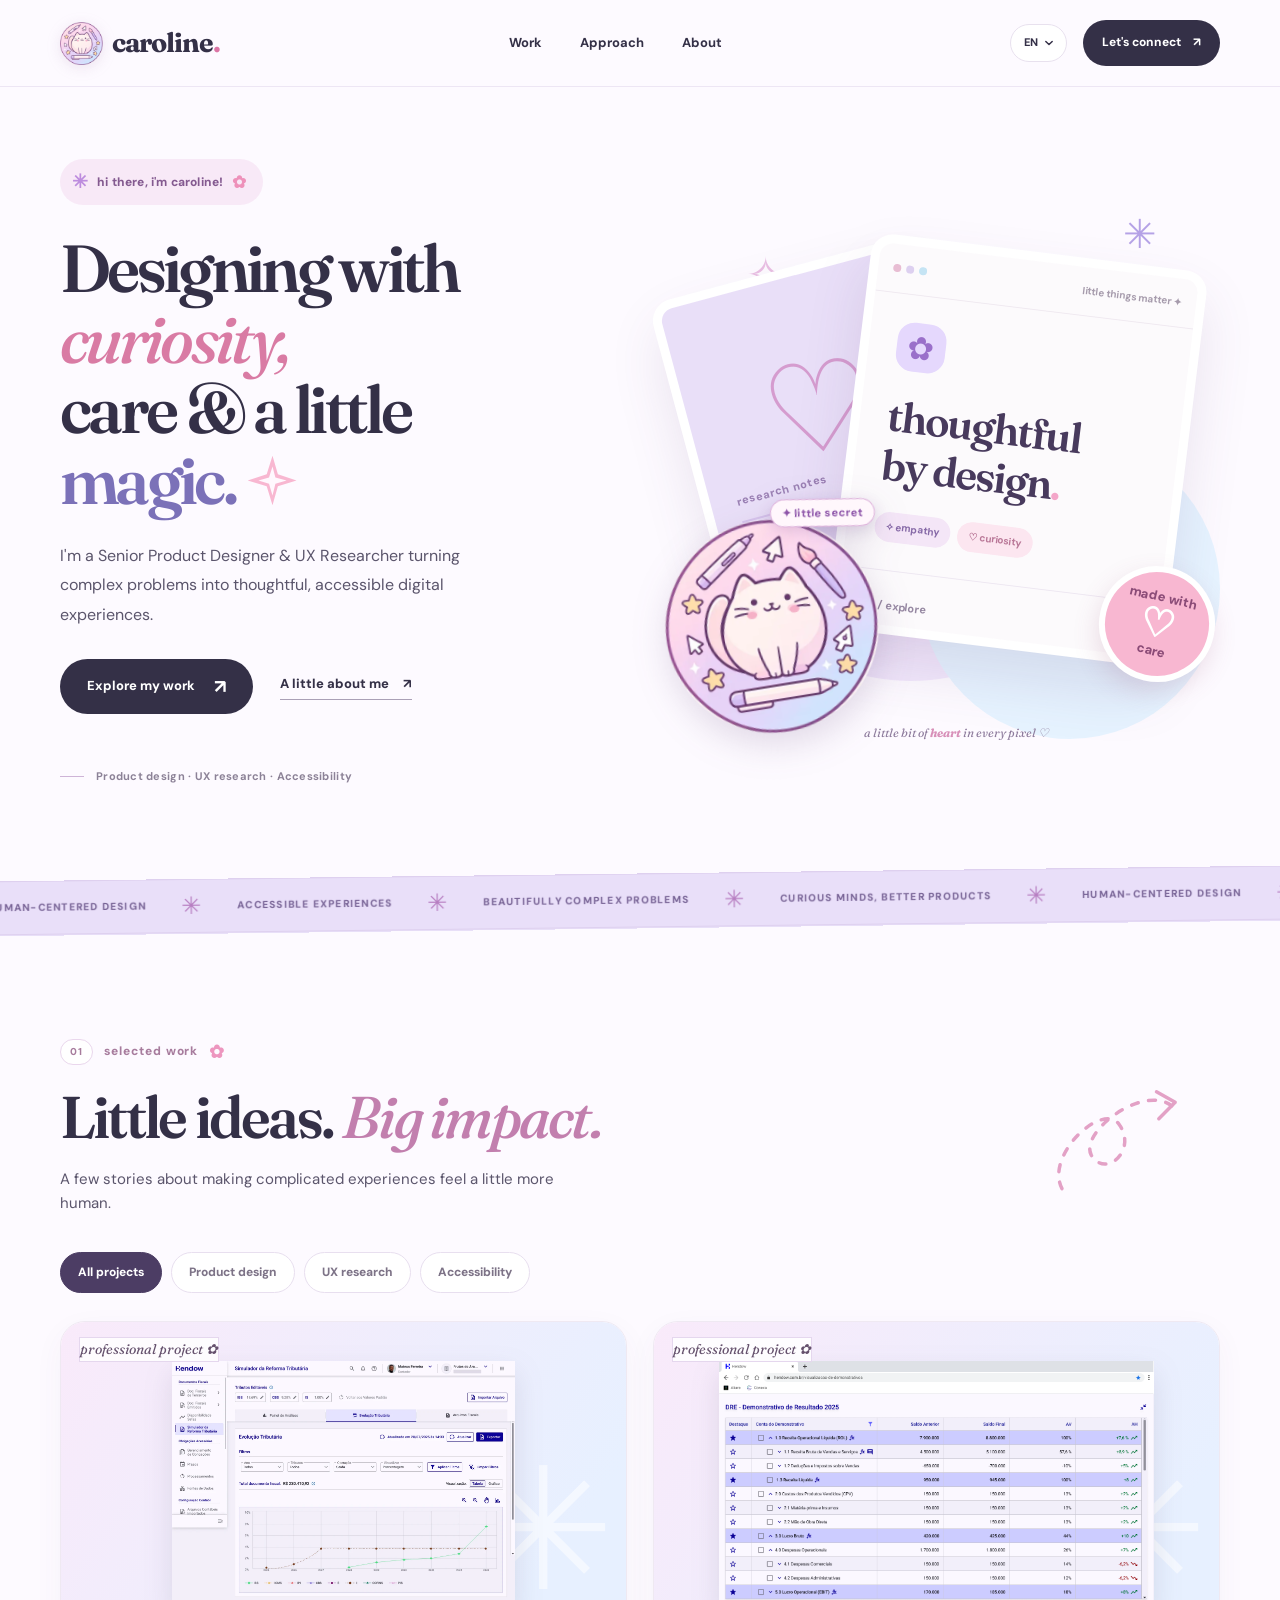
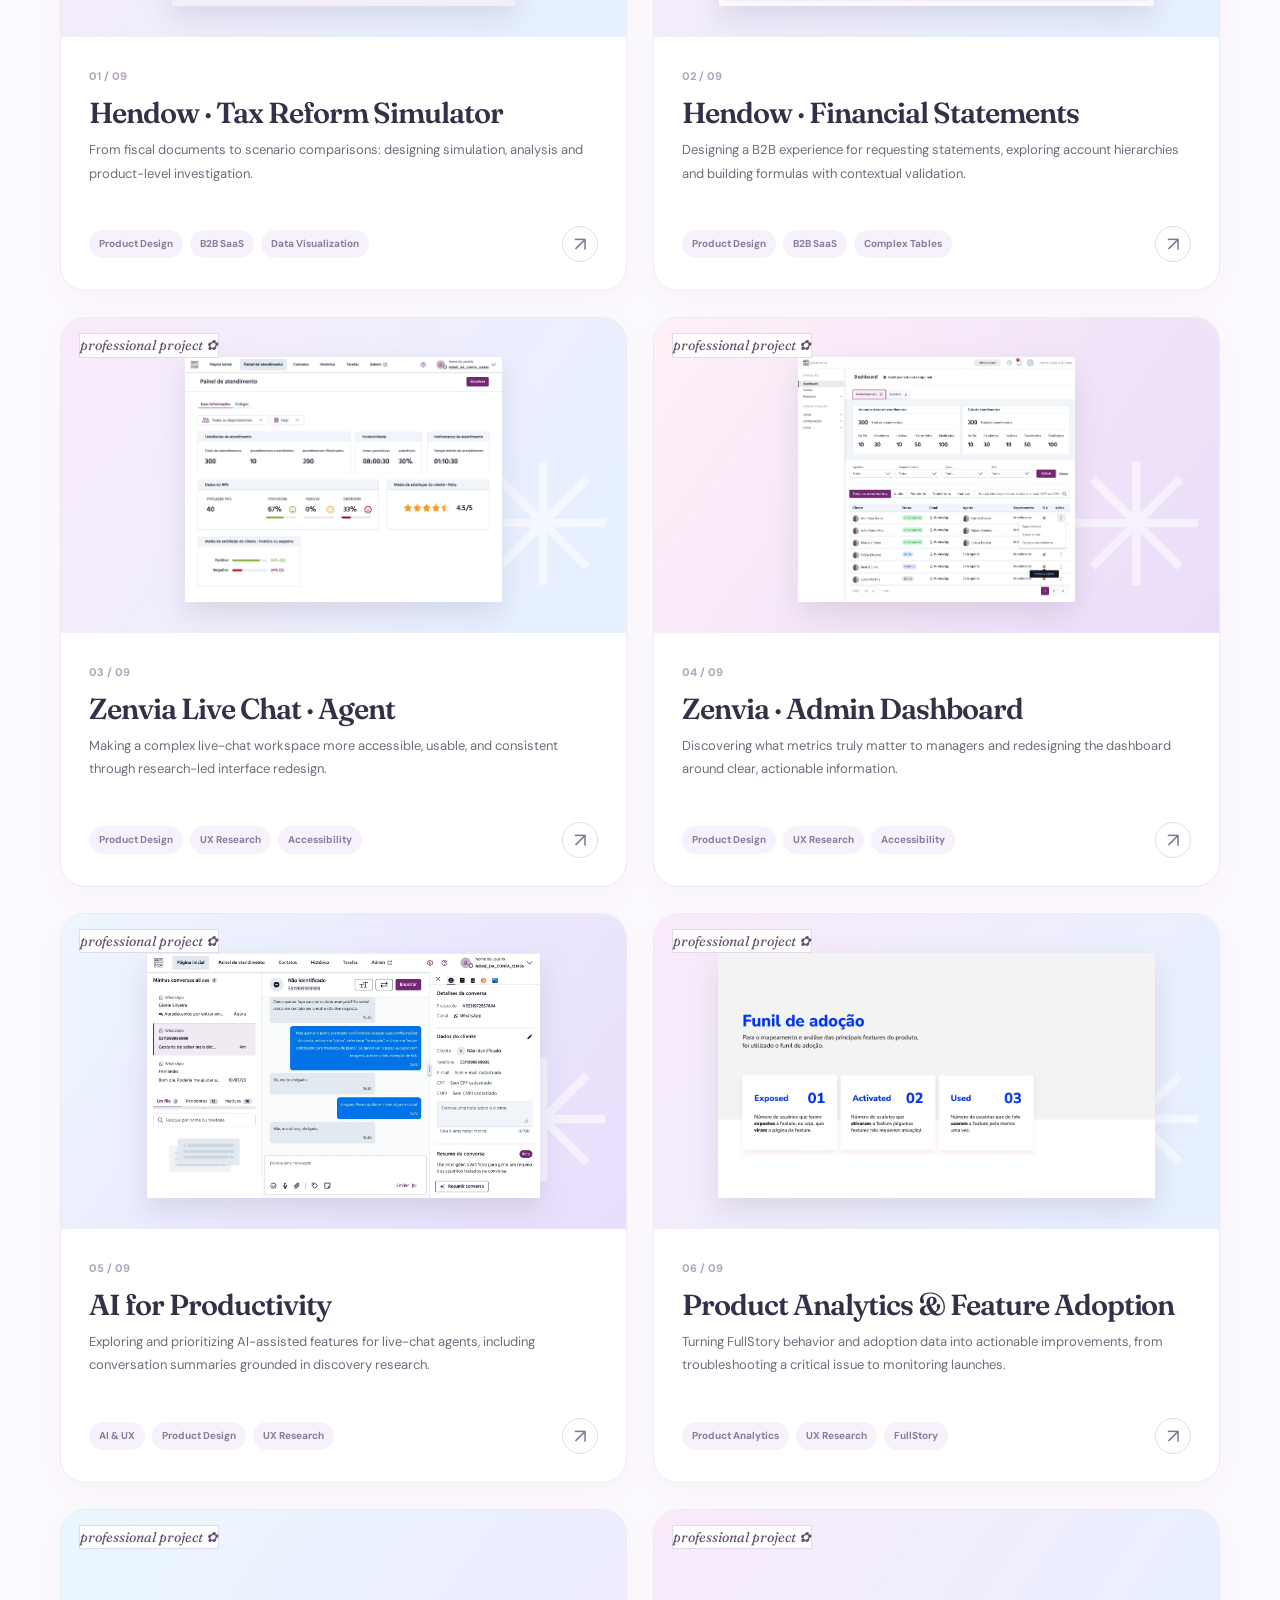
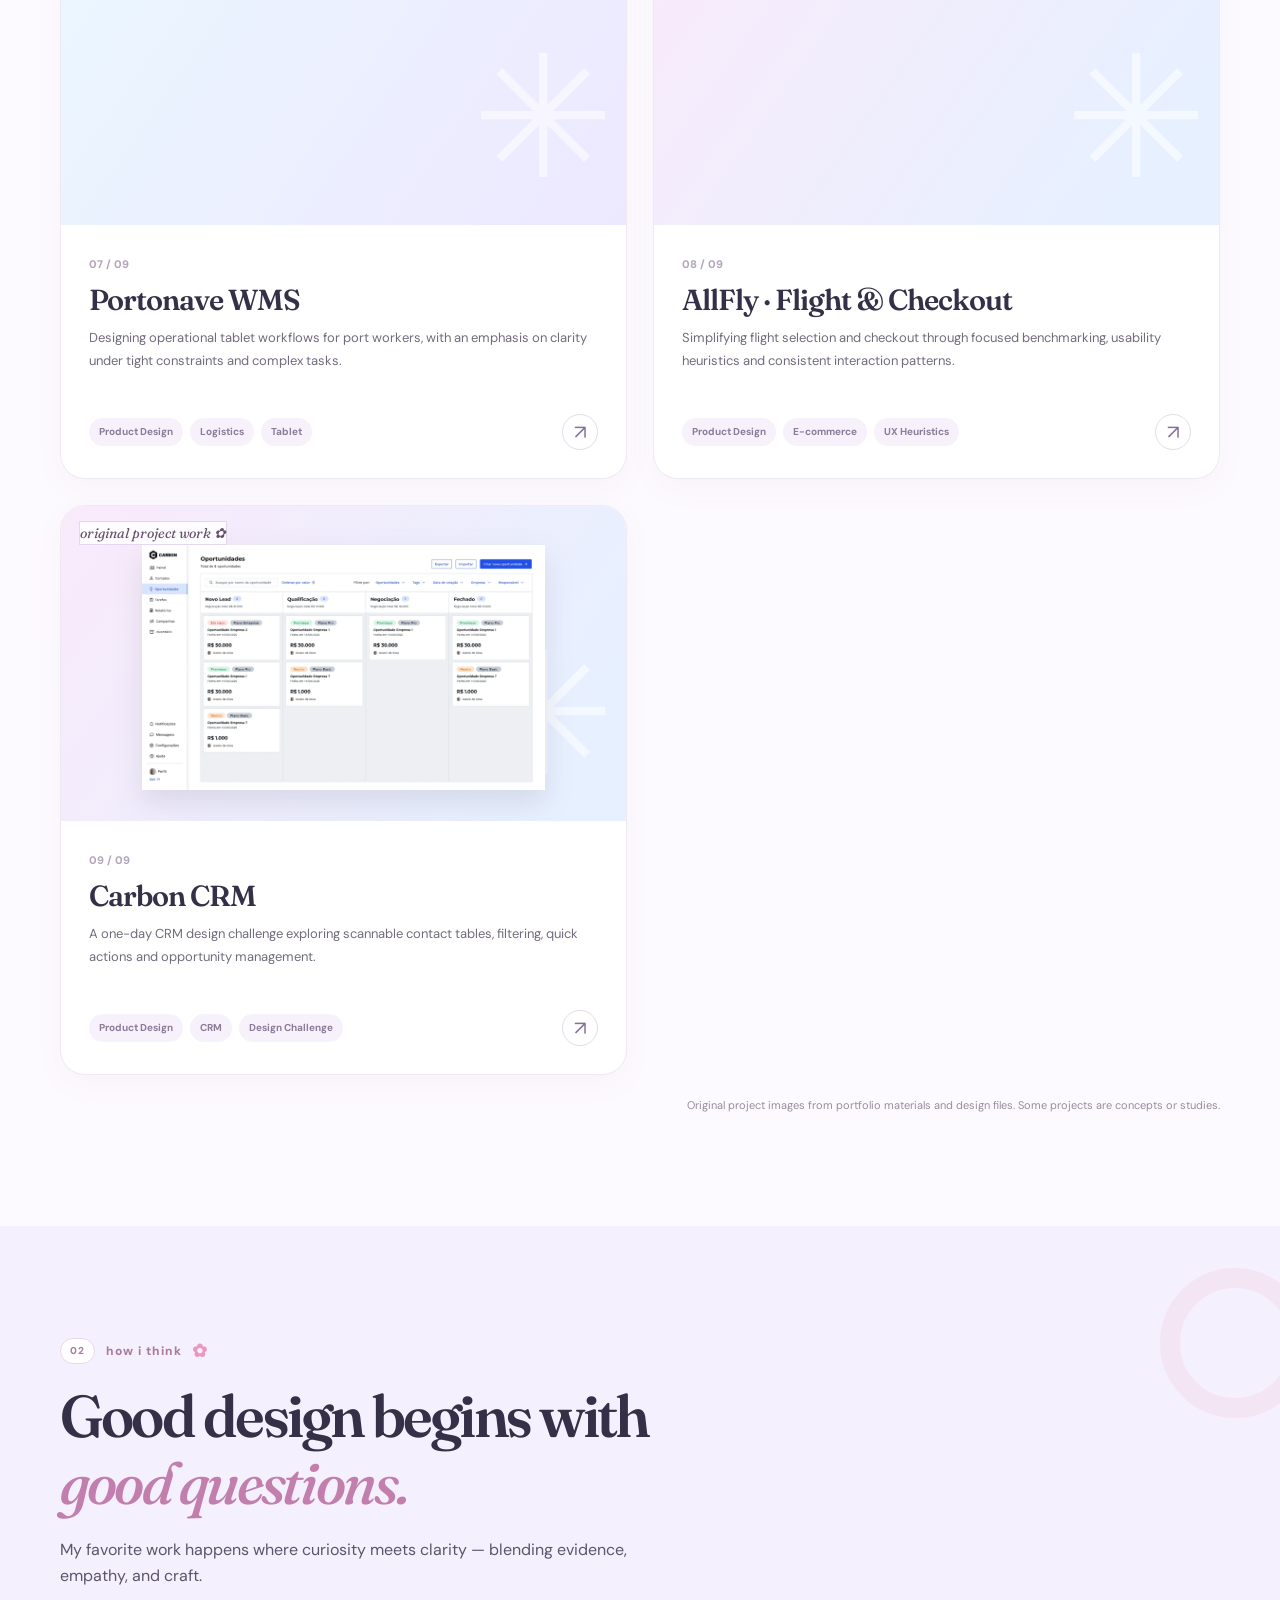
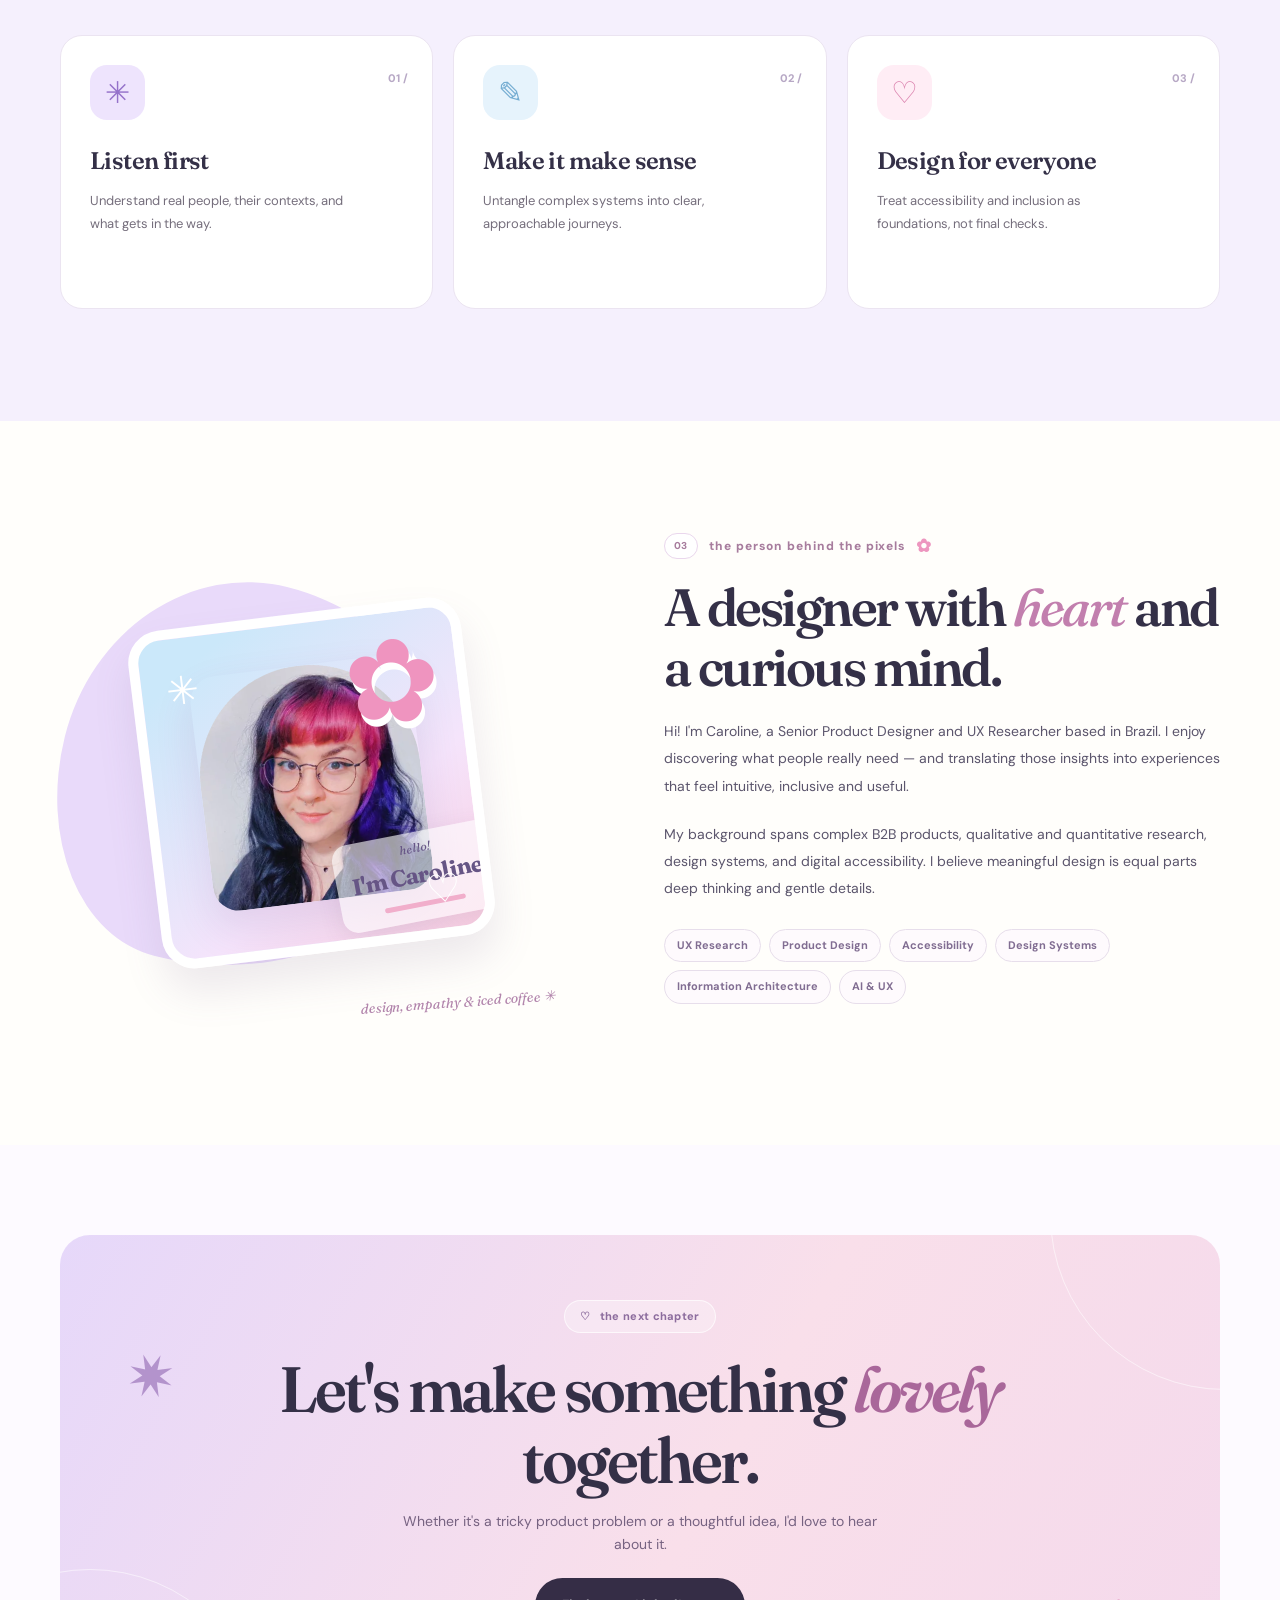
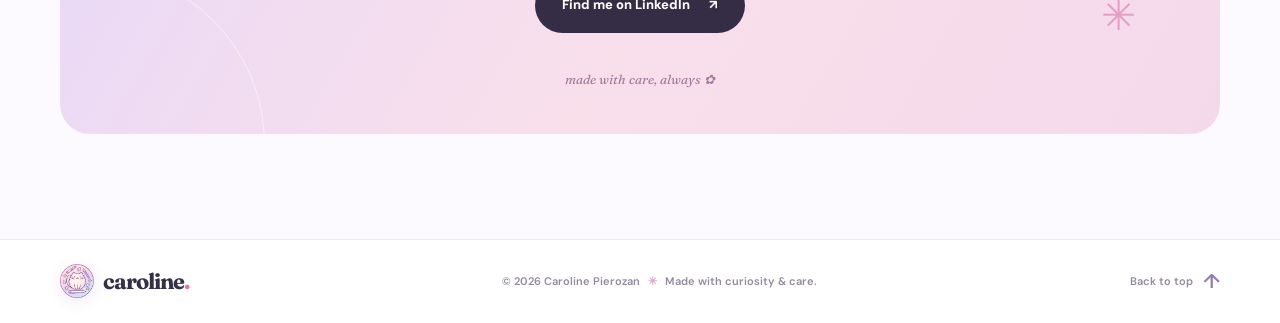
<file: index.html>
<!doctype html>
<html lang="en">
<head>
  <meta charset="utf-8">
  <meta name="viewport" content="width=device-width, initial-scale=1">
  <meta name="theme-color" content="#fcf9ff">
  <meta name="description" content="Caroline Pierozan — Senior Product Designer and UX Researcher. Human-centered digital experiences, thoughtful research and accessible design.">
  <meta property="og:type" content="website">
  <meta property="og:title" content="Caroline Pierozan — Product Designer & UX Researcher">
  <meta property="og:description" content="Curiosity, care & a little magic. Selected product design and UX research work.">
  <title>Caroline Pierozan · Product Designer & UX Researcher</title>
  <link rel="icon" href="assets/gatinho-designer.svg?v=4" type="image/svg+xml">
  <link rel="preconnect" href="https://fonts.googleapis.com">
  <link rel="preconnect" href="https://fonts.gstatic.com" crossorigin>
  <link href="https://fonts.googleapis.com/css2?family=DM+Sans:wght@400;500;600;700;800&family=Fraunces:opsz,wght,SOFT,WONK@9..144,400,70,1;9..144,500,70,1;9..144,600,70,1;9..144,700,70,1&display=swap" rel="stylesheet">
  <link rel="stylesheet" href="styles.css?v=20261113-hendow-1">
  <script src="content.js?v=20261117-tax-cnpj" defer></script>
  <script src="script.js?v=20261116-tax-1" defer></script>

  <style id="mascot-hover-fix">
  /* Critical mascot styles live with the HTML so an old cached CSS file cannot reveal both logos. */
  .hero-art .mascot-sticker{position:absolute;display:block;width:214px;height:214px;aspect-ratio:1;box-sizing:border-box;padding:0;margin:0;border:0;border-radius:50%;background:transparent;cursor:pointer;overflow:visible;appearance:none}
  .hero-art .mascot-sticker>img{position:absolute!important;inset:0!important;display:block!important;width:100%!important;height:100%!important;max-width:none;object-fit:contain;transition:opacity .25s ease}
  .hero-art .mascot-sticker>img.mascot-finished{opacity:1!important;z-index:2}
  .hero-art .mascot-sticker>img.mascot-sketch{opacity:0!important;z-index:1;pointer-events:none}
  .hero-art .mascot-sticker:is(:hover,:focus-visible,[aria-pressed="true"])>img.mascot-finished{opacity:0!important}
  .hero-art .mascot-sticker:is(:hover,:focus-visible,[aria-pressed="true"])>img.mascot-sketch{opacity:1!important}
  .hero-art .mascot-sticker:focus-visible{outline:3px solid #8656aa;outline-offset:5px}
  @media(max-width:620px){.hero-art .mascot-sticker{width:198px;height:198px}}
  @media(prefers-reduced-motion:reduce){.hero-art .mascot-sticker>img{transition:none}}
  
  /* Easter egg sparkle fallback: bundled in HTML to avoid stale stylesheet cache. */
  .hero-art .mascot-sticker .mascot-secret-hint{
    position:absolute;z-index:10;top:-11px;right:-13px;padding:7px 11px;
    background:#fff7fc;color:#8c53a8;border:1px solid #deb3dc;border-radius:99px;
    box-shadow:0 5px 14px rgba(105,65,135,.17);font-size:11px;font-weight:800;
    white-space:nowrap;line-height:1.1;pointer-events:none;opacity:1;
    transform:rotate(8deg);animation:egg-invite 2.8s ease-in-out infinite;
  }
  .hero-art .mascot-sticker .mascot-glimmer-ring{z-index:5;pointer-events:none}
  .hero-art .mascot-sticker .mascot-sparkle{
    position:absolute;z-index:11;pointer-events:none;opacity:0;
    color:#fff1a1;font-size:30px;line-height:1;
    text-shadow:0 0 4px #fff,0 0 14px #ffe1a0,0 0 24px #f1a8db;
    transform:translate(0,0) scale(.3);filter:drop-shadow(0 0 5px #cf80c9);
  }
  .hero-art .mascot-sticker:is(:hover,:focus-visible,[aria-pressed="true"]).mascot-magic-burst .mascot-sparkle{
    animation:egg-sparkle 1.22s cubic-bezier(.14,.73,.24,1) var(--delay,0ms) both;
  }
  .hero-art .mascot-sticker.mascot-magic-burst .mascot-glimmer-ring{
    animation:egg-ring 1.08s ease-out both;
  }
  @keyframes egg-sparkle{
    0%{opacity:0;transform:translate(0,4px) scale(.2) rotate(-15deg)}
    22%{opacity:1;transform:translate(0,0) scale(1.55) rotate(0deg)}
    52%{opacity:1;transform:translate(calc(var(--dx)*.45),calc(var(--dy)*.45)) scale(1.17) rotate(14deg)}
    85%{opacity:.9;transform:translate(calc(var(--dx)*.85),calc(var(--dy)*.85)) scale(.86) rotate(24deg)}
    100%{opacity:0;transform:translate(var(--dx),var(--dy)) scale(.4) rotate(30deg)}
  }
  @keyframes egg-ring{
    0%{opacity:0;transform:scale(.88)}
    28%{opacity:1;transform:scale(1.03)}
    75%{opacity:.72;transform:scale(1.09)}
    100%{opacity:0;transform:scale(1.15)}
  }
  @keyframes egg-invite{0%,100%{transform:rotate(8deg) translateY(0)}50%{transform:rotate(8deg) translateY(-5px)}}
  @media(prefers-reduced-motion:reduce){
    .hero-art .mascot-sticker .mascot-secret-hint{animation:none}
    .hero-art .mascot-sticker.mascot-magic-burst .mascot-glimmer-ring,
    .hero-art .mascot-sticker.mascot-magic-burst .mascot-sparkle{animation:none!important}
  }


  /* Only swap the label text on hover/tap; preserve the existing magic effect. */
  .hero-art .mascot-secret-hint .mascot-hint-reveal{display:none}
  .hero-art .mascot-sticker:is(:hover,:focus-visible,[aria-pressed="true"]) .mascot-hint-default{display:none}
  .hero-art .mascot-sticker:is(:hover,:focus-visible,[aria-pressed="true"]) .mascot-hint-reveal{display:inline}
  </style>
</head>
<body>
<a class="skip-link" href="#main" data-i18n="skip">Skip to content</a>
<div class="site-shell" id="top">
  <header class="site-header">
    <div class="wrap header-inner">
      <a class="wordmark" href="#top" aria-label="Caroline Pierozan — homepage">
        <span class="brand-icon" aria-hidden="true"><img src="assets/gatinho-designer.svg?v=4" width="42" height="42" alt=""></span>
        <span>caroline<span class="wordmark-dot">.</span></span>
      </a>
      <nav class="desktop-nav" aria-label="Main navigation">
        <a href="#work" data-i18n="navWork">Work</a>
        <a href="#approach" data-i18n="navApproach">Approach</a>
        <a href="#about" data-i18n="navAbout">About</a>
      </nav>
      <div class="nav-actions">
        <button class="language-switch" id="langSwitch" type="button" aria-label="Switch language" title="Switch language"><span id="currentLang">EN</span><svg viewBox="0 0 20 20" fill="none" aria-hidden="true"><path d="m6 8 4 4 4-4" stroke="currentColor" stroke-width="1.8" stroke-linecap="round" stroke-linejoin="round"/></svg></button>
        <a href="#contact" class="button button-small button-primary header-cta"><span data-i18n="navContact">Let's connect</span><span aria-hidden="true">↗</span></a>
        <button class="menu-button" id="menuButton" type="button" aria-controls="mobileNav" aria-expanded="false" aria-label="Open menu"><span></span><span></span></button>
      </div>
    </div>
    <nav class="mobile-nav" id="mobileNav" aria-label="Mobile navigation" hidden>
      <a href="#work" data-i18n="navWork">Work</a><a href="#approach" data-i18n="navApproach">Approach</a><a href="#about" data-i18n="navAbout">About</a><a href="#contact" data-i18n="navContact">Let's connect</a>
    </nav>
  </header>

  <main id="main">
    <section class="hero wrap" aria-labelledby="hero-title">
      <div class="hero-text rise">
        <div class="hello-tag"><span class="hello-spark" aria-hidden="true">✳</span><span data-i18n="eyebrow">hi there, i'm caroline!</span><span aria-hidden="true">✿</span></div>
        <h1 id="hero-title"><span data-i18n="heroA">Designing with</span><br><em data-i18n="heroB">curiosity,</em><br><span data-i18n="heroC">care & a little</span><br><span class="magic-word" data-i18n="heroD">magic.</span><svg class="title-star" viewBox="0 0 64 64" fill="none" aria-hidden="true"><path d="m32 2 6.5 22.5L61 32l-22.5 7L32 62l-7-23L2 32l23-7.5L32 2Z" fill="#F8B7D1"/><path d="m32 15 3.5 13.5L49 32l-13.5 4L32 50l-4.2-14L15 32l12.8-3.5L32 15Z" fill="#FFF8FE"/></svg></h1>
        <p class="hero-description" data-i18n="heroDescription">I'm a Senior Product Designer & UX Researcher turning complex problems into thoughtful, accessible digital experiences.</p>
        <div class="hero-buttons"><a class="button button-primary" href="#work"><span data-i18n="viewWork">Explore my work</span><span class="arrow-nudge" aria-hidden="true">↗</span></a><a class="text-link" href="#about"><span data-i18n="moreAbout">A little about me</span><span aria-hidden="true">↗</span></a></div>
        <div class="hero-trust"><span class="mini-line"></span><span data-i18n="heroBottom">Product design · UX research · Accessibility</span></div>
      </div>
      <div class="hero-art rise">
        <div class="art-halo halo-a"></div><div class="art-halo halo-b"></div>
        <span class="art-spark spark-a" aria-hidden="true">✳</span><span class="art-spark spark-b" aria-hidden="true">✦</span><span class="art-spark spark-c" aria-hidden="true">✧</span>
        <div class="art-paper paper-back"><span class="paper-squiggle">♡</span><span class="art-paper-label">research notes <span>✿</span></span><span class="paper-lines"></span></div>
        <div class="art-paper paper-main"><div class="art-paper-top"><span class="dots"><b></b><b></b><b></b></span><span>little things matter ✦</span></div><div class="art-main-content"><div class="art-round-icon">✿</div><div class="art-main-heading">thoughtful<br>by design<span>.</span></div><div class="art-main-pills"><span>✧ empathy</span><span>♡ curiosity</span></div></div><div class="art-paper-bottom"><span>01 / explore</span><span>↗</span></div></div>
        <button class="art-sticker sticker-blue mascot-sticker" type="button" aria-pressed="false" aria-label="See Caroline’s original hand-drawn designer cat sketch" title="Hover or tap to see the original sketch">
          <img class="mascot-finished" src="assets/gatinho-designer.svg?v=4" width="220" height="220" alt="" aria-hidden="true">
          <img class="mascot-sketch" src="assets/gatinho-rascunho-original.svg?v=4" width="220" height="220" alt="" aria-hidden="true" loading="lazy">
          <span class="mascot-secret-hint" aria-hidden="true"><span class="mascot-hint-default">✦ little secret</span><span class="mascot-hint-reveal">from my sketchbook ✎</span></span>
          <span class="mascot-glimmer-ring" aria-hidden="true"></span>
          <span class="mascot-sparkle sparkle-one" aria-hidden="true">✦</span>
          <span class="mascot-sparkle sparkle-two" aria-hidden="true">✧</span>
          <span class="mascot-sparkle sparkle-three" aria-hidden="true">✦</span>
          <span class="mascot-sparkle sparkle-four" aria-hidden="true">✳</span>
          <span class="mascot-sparkle sparkle-five" aria-hidden="true">✦</span>
        </button>
        <div class="art-badge sticker-heart"><span>made with</span><strong>♡</strong><span>care</span></div>
        <div class="hero-caption">a little bit of <strong>heart</strong> in every pixel ♡</div>
      </div>
    </section>

    <div class="ticker" aria-hidden="true"><div class="ticker-inner"><span>human-centered design</span><b>✳</b><span>accessible experiences</span><b>✳</b><span>beautifully complex problems</span><b>✳</b><span>curious minds, better products</span><b>✳</b><span>human-centered design</span><b>✳</b><span>accessible experiences</span><b>✳</b><span>beautifully complex problems</span><b>✳</b><span>curious minds, better products</span><b>✳</b></div></div>

    <section class="work-section section-pad" id="work" aria-labelledby="work-title">
      <div class="wrap">
        <div class="section-top reveal"><div><div class="section-kicker"><span>01</span><span data-i18n="workKicker">selected work</span><span class="kicker-flower">✿</span></div><h2 id="work-title" data-i18n="workTitle">Little ideas. <em>Big impact.</em></h2><p class="section-intro" data-i18n="workIntro">A few stories about making complicated experiences feel a little more human.</p></div><div class="section-scribble" aria-hidden="true"><svg viewBox="0 0 120 110" fill="none"><path d="M12 94C-3 65 47 19 61 39c16 22-12 47-24 26-10-19 44-61 69-42" stroke="#E3A1C6" stroke-width="3" stroke-linecap="round" stroke-dasharray="6 9"/><path d="m93 11 16 9-14 14" stroke="#E3A1C6" stroke-width="3" stroke-linecap="round" stroke-linejoin="round"/></svg></div></div>
        <div class="filters reveal" role="group" aria-label="Filter projects"><button type="button" class="filter-chip active" data-filter="all" aria-pressed="true" data-i18n="all">All projects</button><button type="button" class="filter-chip" data-filter="product" aria-pressed="false" data-i18n="product">Product design</button><button type="button" class="filter-chip" data-filter="research" aria-pressed="false" data-i18n="research">UX research</button><button type="button" class="filter-chip" data-filter="accessibility" aria-pressed="false" data-i18n="accessibility">Accessibility</button></div>
        <div class="projects-grid" id="projectsGrid" aria-live="polite"></div>
        <p class="work-footnote" data-i18n="visualNote">Project cover artworks are original illustrations created for this site, not screenshots of the products.</p>
      </div>
    </section>

    <section class="approach-section section-pad" id="approach" aria-labelledby="approach-title"><div class="wrap"><div class="approach-head reveal"><div class="section-kicker"><span>02</span><span data-i18n="approachKicker">how I think</span><span class="kicker-flower">✿</span></div><h2 id="approach-title" data-i18n="approachTitle">Good design begins with <em>good questions.</em></h2><p data-i18n="approachLead">My favorite work happens where curiosity meets clarity — blending evidence, empathy, and craft.</p></div><div class="principles"><article class="principle-card reveal"><span class="principle-icon icon-lilac" aria-hidden="true">✳</span><span class="principle-number">01 /</span><h3 data-i18n="principle1Title">Listen first</h3><p data-i18n="principle1Desc">Understand real people, their contexts, and what gets in the way.</p></article><article class="principle-card reveal"><span class="principle-icon icon-blue" aria-hidden="true">✎</span><span class="principle-number">02 /</span><h3 data-i18n="principle2Title">Make it make sense</h3><p data-i18n="principle2Desc">Untangle complex systems into clear, approachable journeys.</p></article><article class="principle-card reveal"><span class="principle-icon icon-pink" aria-hidden="true">♡</span><span class="principle-number">03 /</span><h3 data-i18n="principle3Title">Design for everyone</h3><p data-i18n="principle3Desc">Treat accessibility and inclusion as foundations, not final checks.</p></article></div></div></section>

    <section class="about-section section-pad" id="about" aria-labelledby="about-title"><div class="wrap about-layout"><div class="about-illustration reveal" aria-hidden="true"><div class="about-bg-shape"></div><div class="about-portrait"><img class="real-profile-photo" src="media/00-f08eec.webp" loading="lazy" decoding="async" alt="Portrait of Caroline Pierozan"><div class="portrait-flower">✿</div><div class="portrait-message"><span>hello!</span><strong>I'm Caroline.</strong><span class="portrait-underline"></span></div><span class="portrait-doodle doodle-a">✳</span><span class="portrait-doodle doodle-b">♡</span><span class="portrait-doodle doodle-c">✦</span></div><span class="about-decoration">design, empathy & iced coffee ✳</span></div><div class="about-copy reveal"><div class="section-kicker"><span>03</span><span data-i18n="aboutKicker">the person behind the pixels</span><span class="kicker-flower">✿</span></div><h2 id="about-title" data-i18n="aboutTitle">A designer with <em>heart</em> and a curious mind.</h2><p data-i18n="aboutP1">Hi! I'm Caroline, a Senior Product Designer and UX Researcher based in Brazil. I enjoy discovering what people really need — and translating those insights into experiences that feel intuitive, inclusive and useful.</p><p data-i18n="aboutP2">My background spans complex B2B products, qualitative and quantitative research, design systems, and digital accessibility. I believe meaningful design is equal parts deep thinking and gentle details.</p><div class="skill-list"><span>UX Research</span><span>Product Design</span><span>Accessibility</span><span>Design Systems</span><span>Information Architecture</span><span>AI & UX</span></div></div></div></section>

    <section class="contact-section section-pad" id="contact" aria-labelledby="contact-title"><div class="wrap"><div class="contact-panel reveal"><div class="contact-star star-left" aria-hidden="true">✷</div><div class="contact-star star-right" aria-hidden="true">✳</div><div class="contact-tag">♡ <span data-i18n="contactKicker">the next chapter</span></div><h2 id="contact-title" data-i18n="contactTitle">Let's make something <em>lovely</em> together.</h2><p data-i18n="contactDesc">Whether it's a tricky product problem or a thoughtful idea, I'd love to hear about it.</p><div class="contact-actions" id="contactActions"><a class="button button-dark" href="https://carolinepierozan.notion.site/Caroline-s-Private-Portfolio-050c1d70624149b7b446dc70efcaa0da" target="_blank" rel="noopener noreferrer"><span data-i18n="getInTouch">Visit my portfolio</span><span aria-hidden="true">↗</span></a></div><span class="contact-signature">made with care, always ✿</span></div></div></section>
  </main>
  <footer class="site-footer"><div class="wrap footer-inner"><a class="wordmark" href="#top"><span class="brand-icon small-brand" aria-hidden="true"><img src="assets/gatinho-designer.svg?v=4" width="32" height="32" loading="lazy" alt=""></span><span>caroline<span class="wordmark-dot">.</span></span></a><p>© <span id="year"></span> Caroline Pierozan <span class="footer-dot">✳</span> <span data-i18n="footer">Made with curiosity & care.</span></p><a href="#top" class="back-top"><span data-i18n="backTop">Back to top</span><span aria-hidden="true">↑</span></a></div></footer>
</div>

<div class="case-overlay" id="caseOverlay" hidden><div class="case-backdrop" data-close="true"></div><section class="case-panel" id="casePanel" role="dialog" aria-modal="true" aria-labelledby="caseTitle" tabindex="-1"><div class="case-panel-header"><button class="case-back" type="button" data-close="true"><span aria-hidden="true">←</span><span data-i18n="backToWork">Back to work</span></button><button class="case-close" type="button" data-close="true" aria-label="Close case study">✕</button></div><div id="caseContent"></div></section></div>
</body>
</html>
</file>
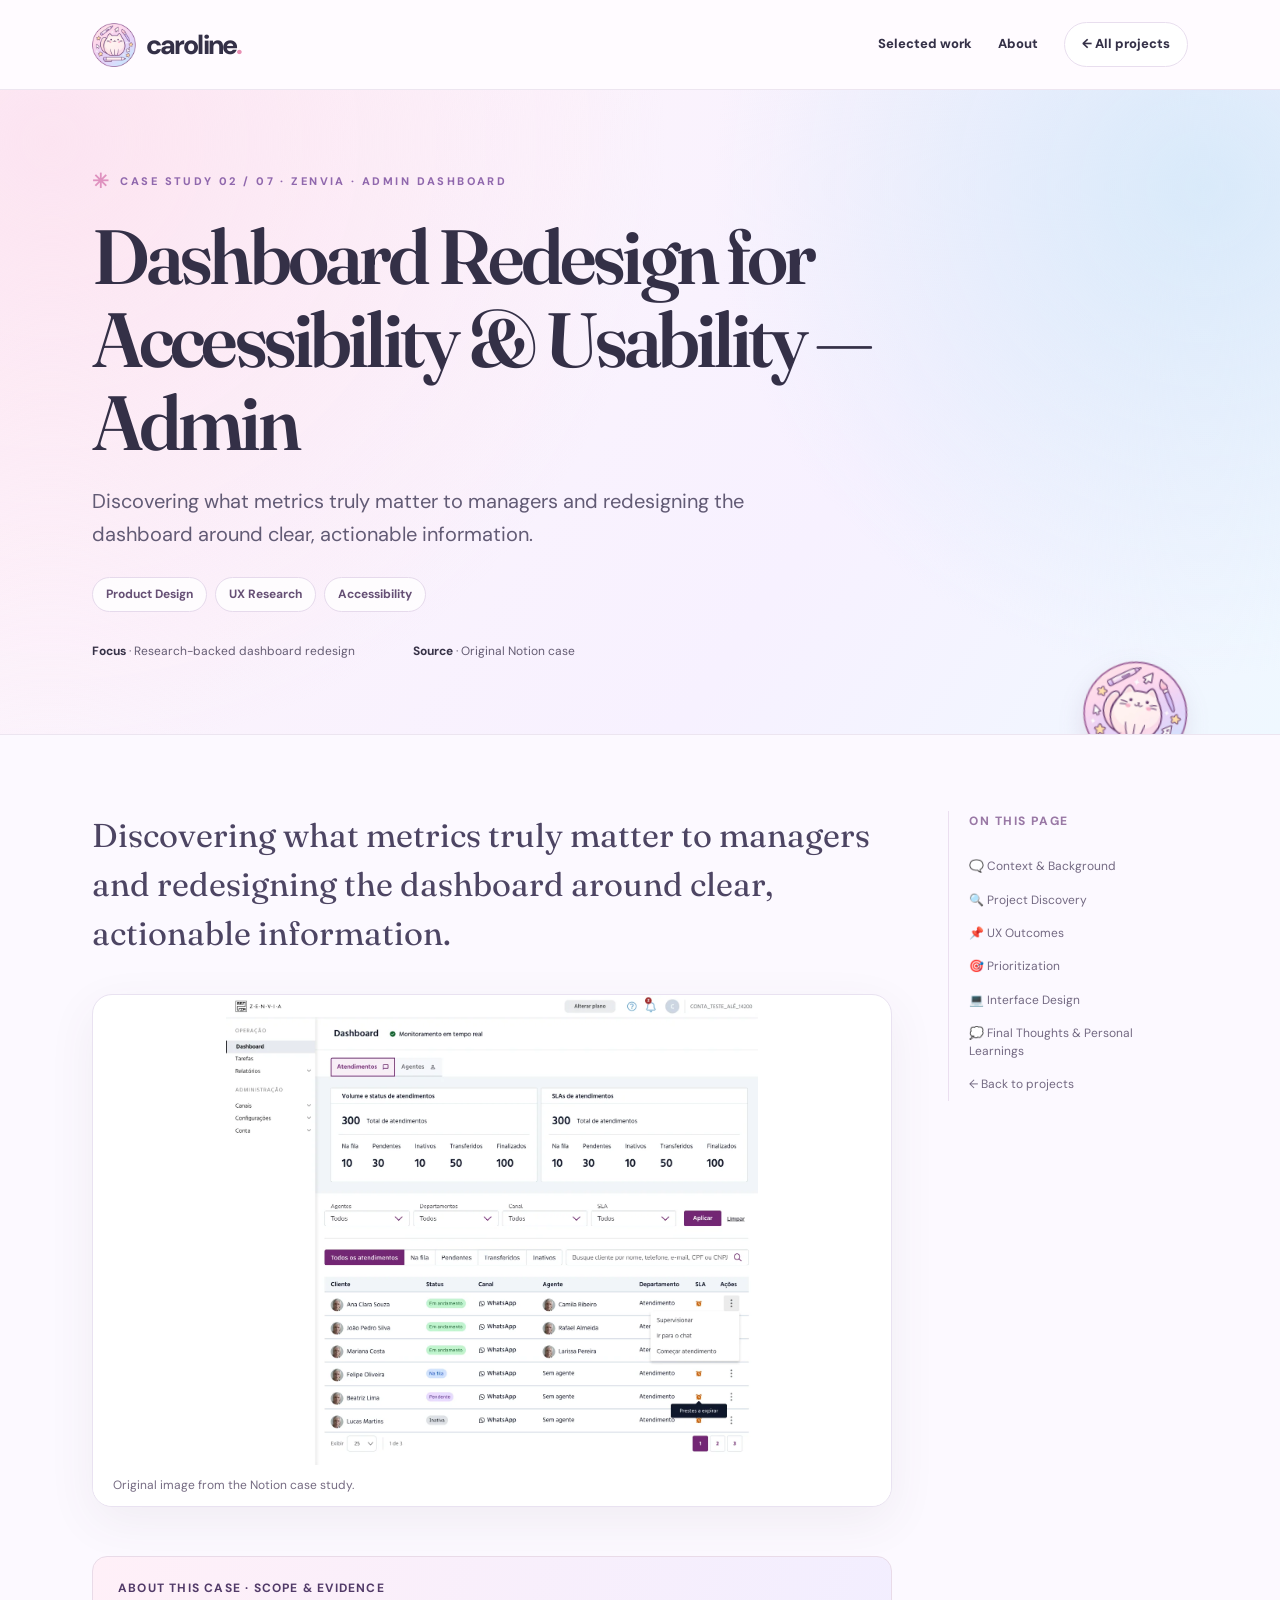
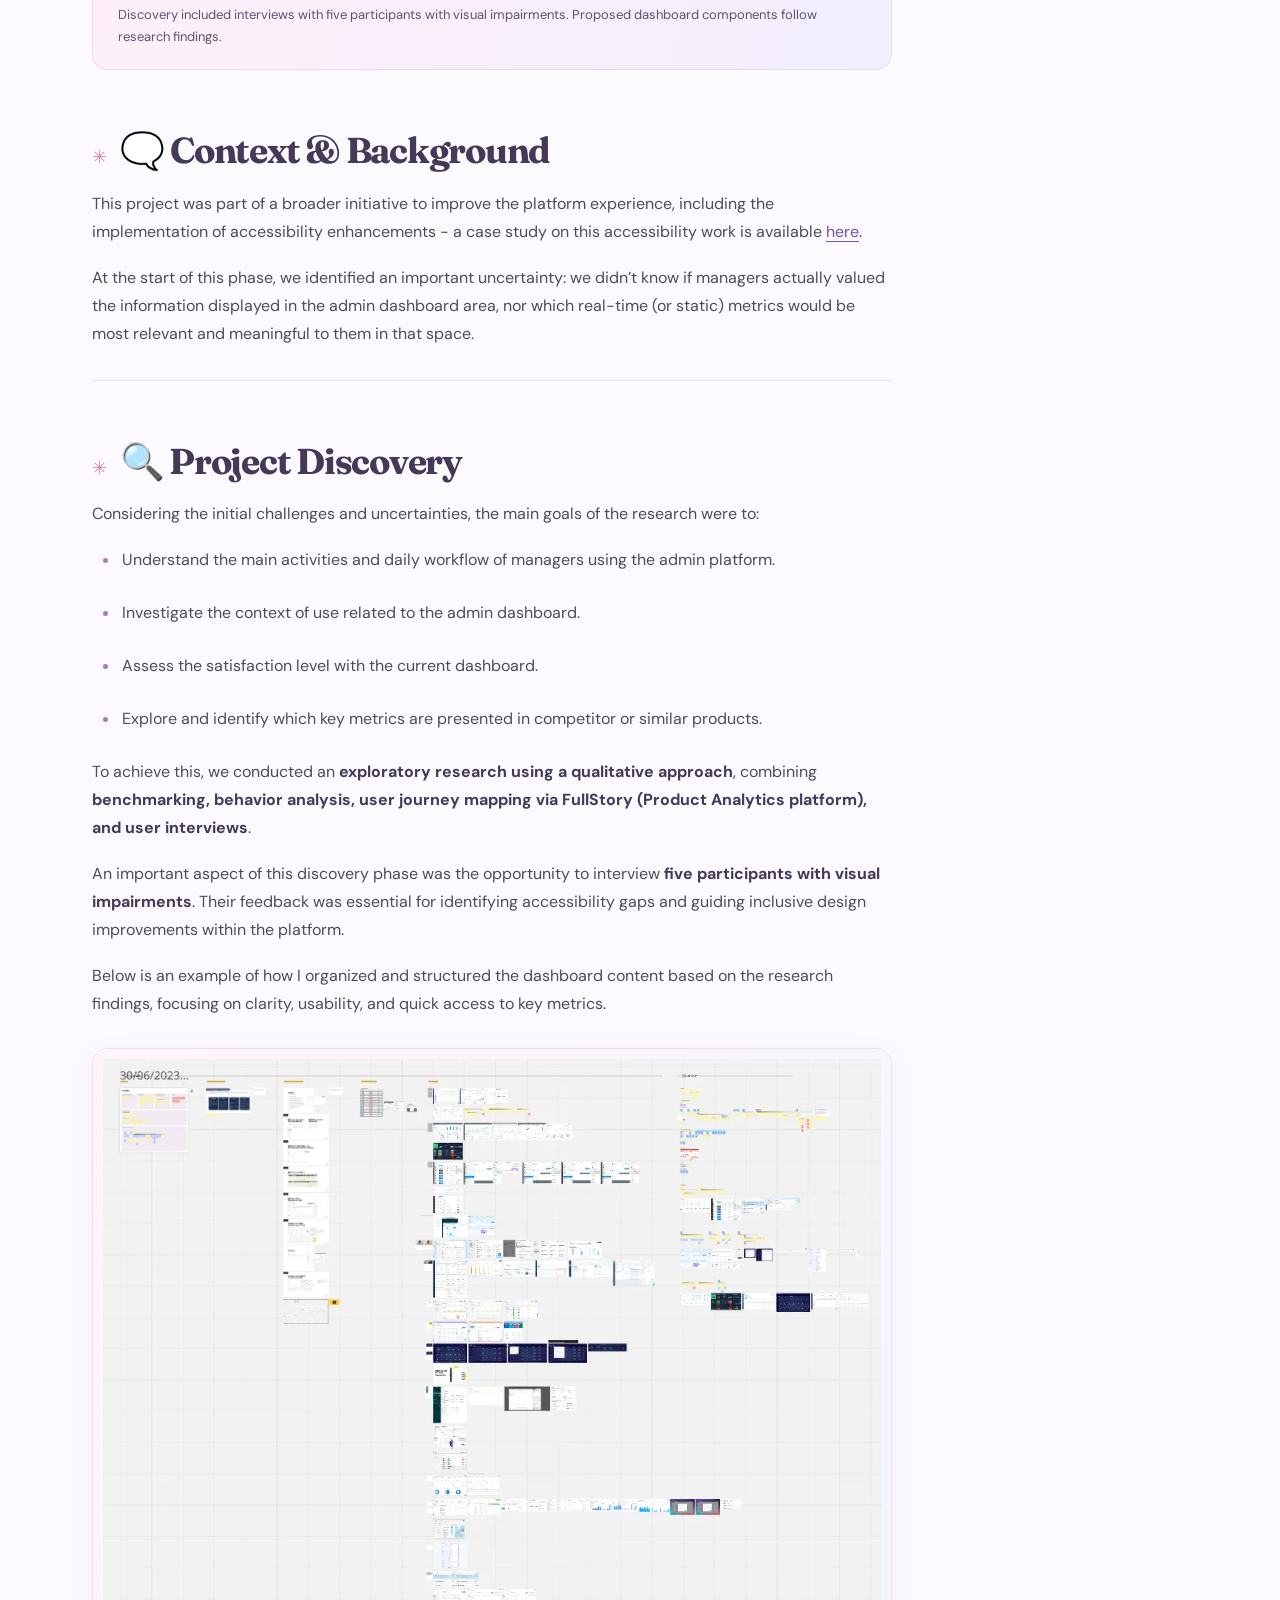
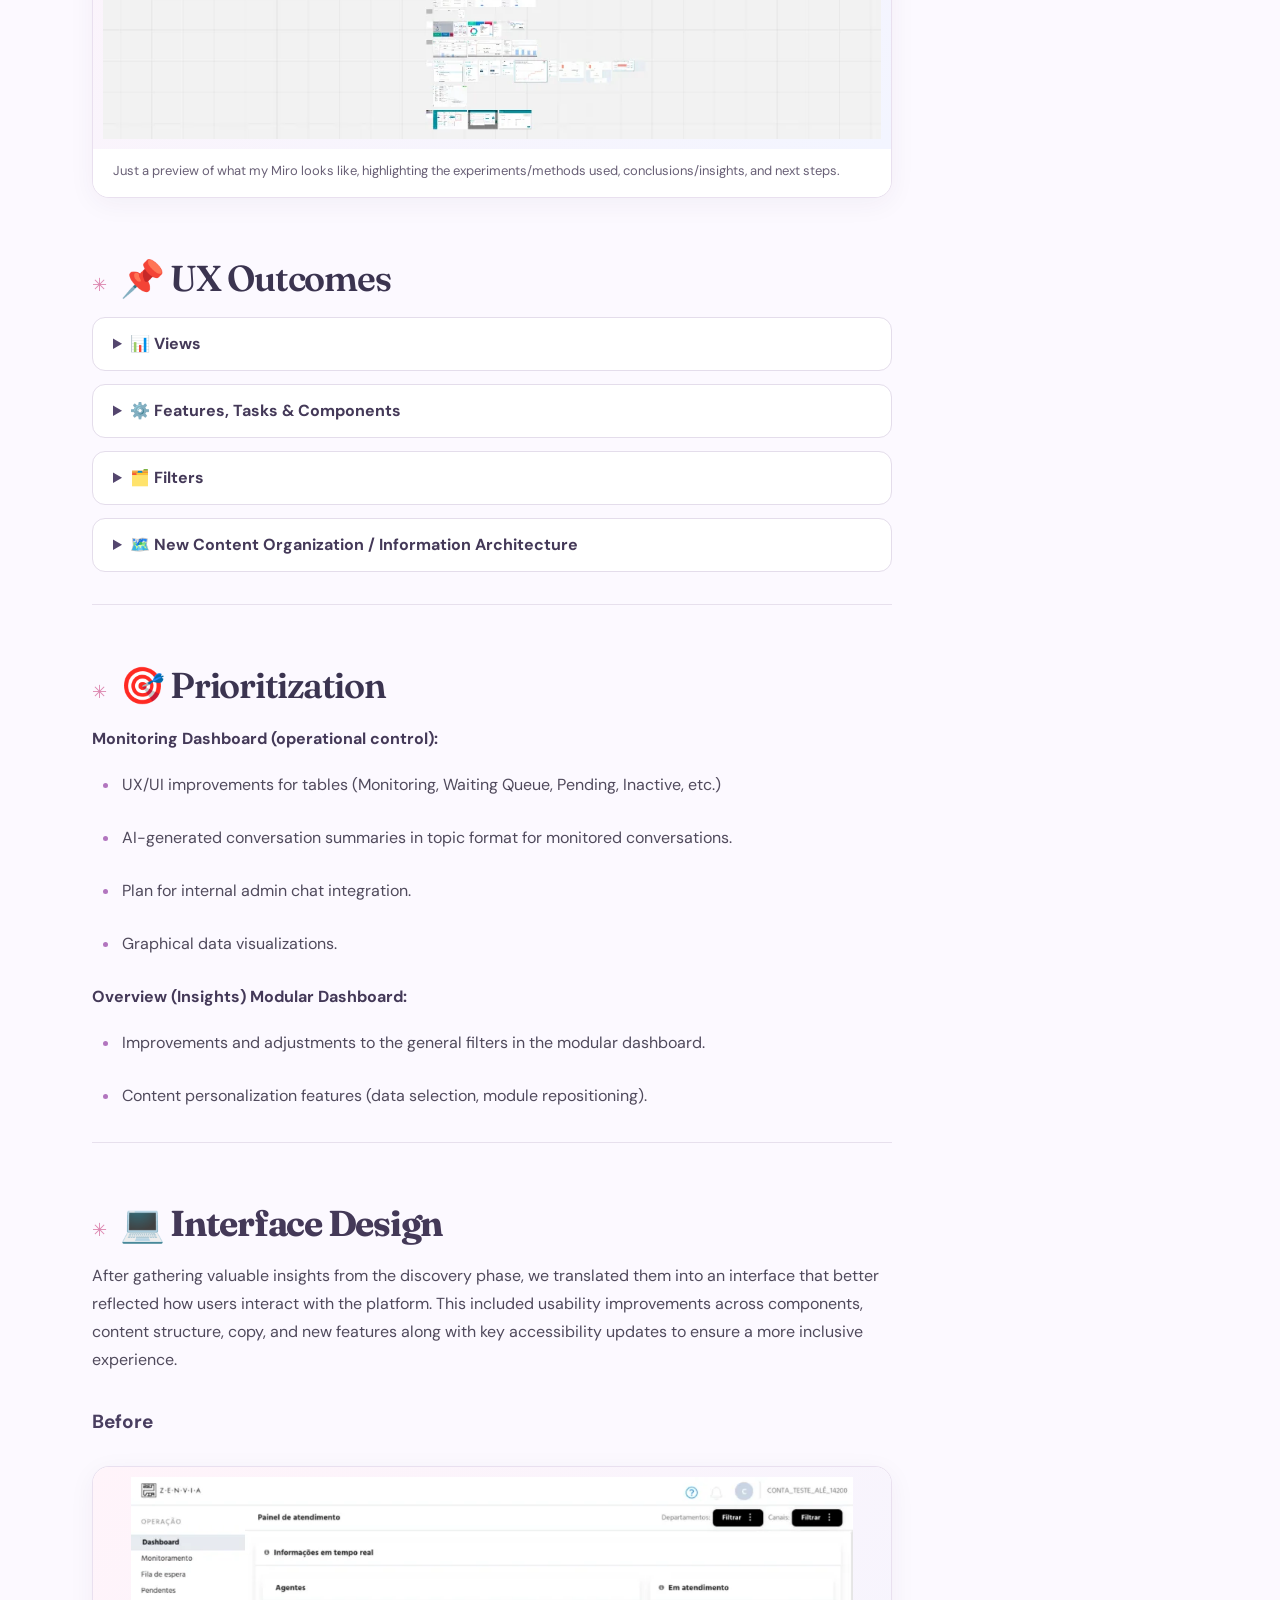
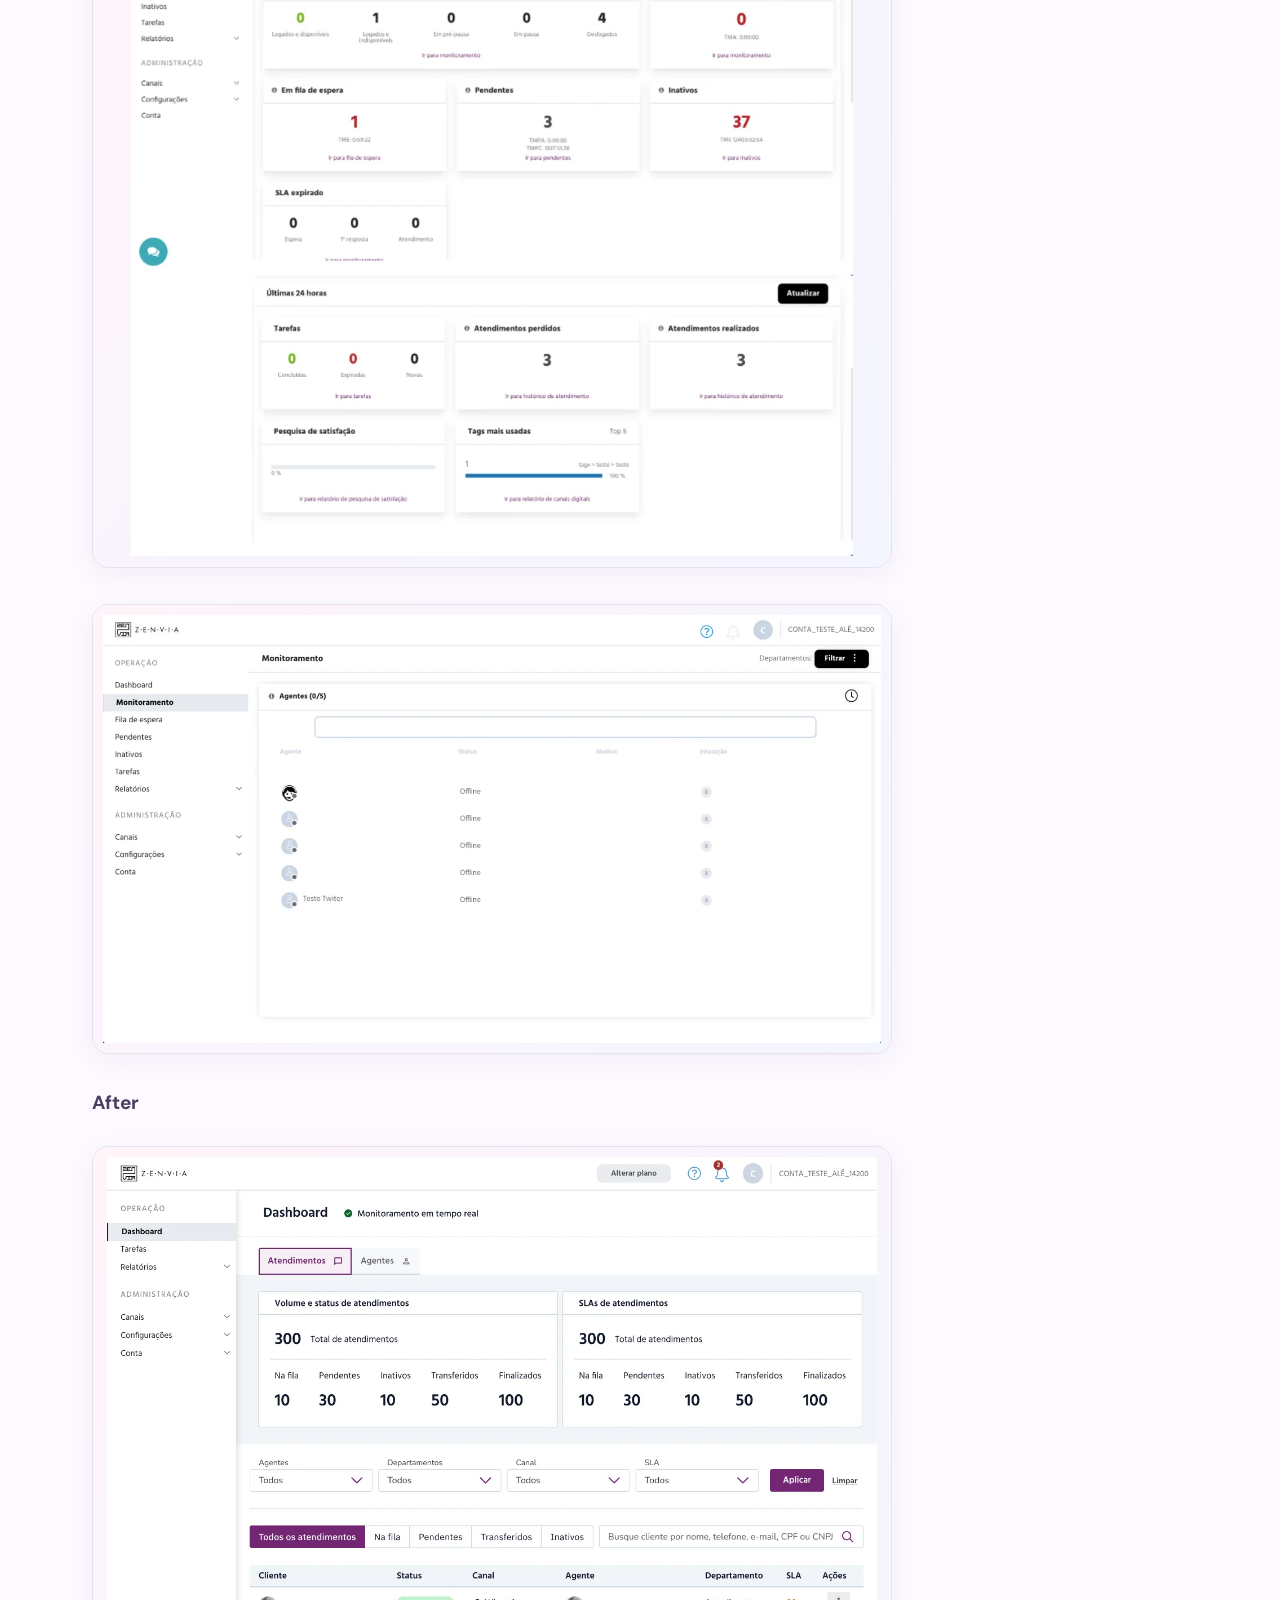
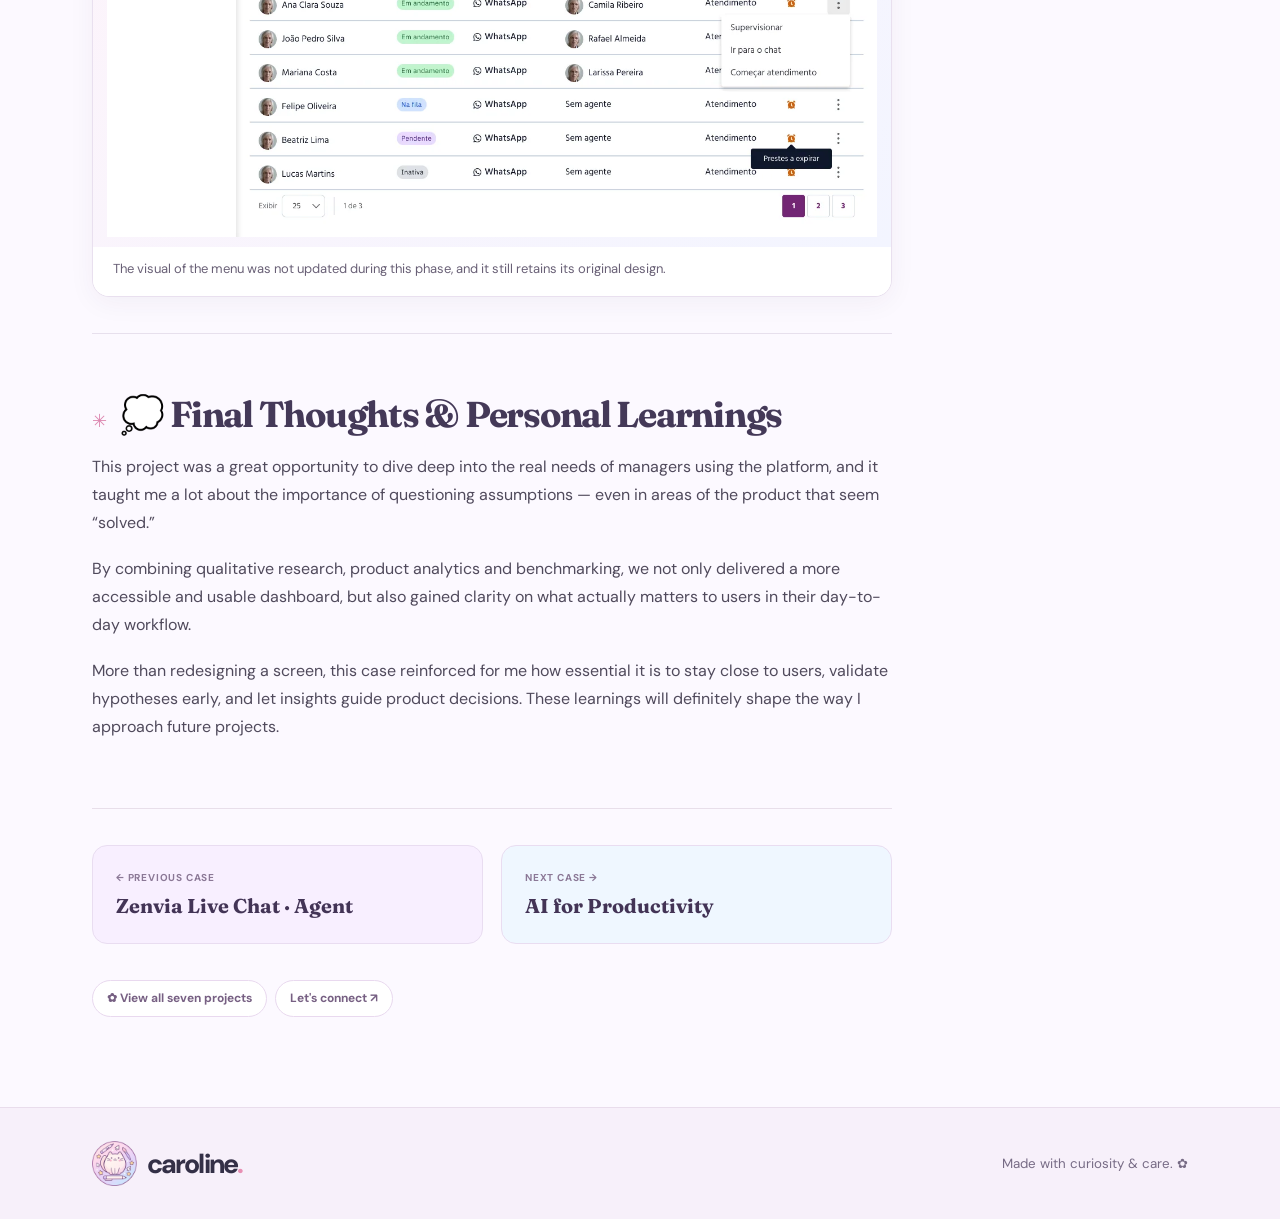
<file: cases/admin-dashboard/index.html>
<!doctype html><html lang="en"><head><meta charset="utf-8"><meta name="viewport" content="width=device-width,initial-scale=1"><meta name="theme-color" content="#fcf9ff"><title>Zenvia · Admin Dashboard · Caroline Pierozan</title><meta name="description" content="Discovering what metrics truly matter to managers and redesigning the dashboard around clear, actionable information."><meta property="og:type" content="article"><meta property="og:title" content="Dashboard Redesign for Accessibility &amp; Usability — Admin · Caroline Pierozan"><meta property="og:description" content="Discovering what metrics truly matter to managers and redesigning the dashboard around clear, actionable information."><link rel="icon" href="../../assets/gatinho-designer.svg" type="image/svg+xml"><link rel="preconnect" href="https://fonts.googleapis.com"><link rel="preconnect" href="https://fonts.gstatic.com" crossorigin><link href="https://fonts.googleapis.com/css2?family=DM+Sans:wght@400;500;600;700;800&family=Fraunces:opsz,wght,SOFT,WONK@9..144,400,70,1;9..144,500,70,1;9..144,600,70,1&display=swap" rel="stylesheet"><link rel="stylesheet" href="../case.css"><script src="../case.js" defer></script></head>
<body><a class="skip" href="#case-main">Skip to project content</a><header class="header"><div class="wrap"><a class="logo" href="../../index.html" aria-label="Caroline Pierozan homepage"><img src="../../assets/gatinho-designer.svg" alt=""><span>caroline<i>.</i></span></a><nav class="nav" aria-label="Navigation"><a href="../../index.html#work">Selected work</a><a href="../../index.html#about">About</a><a class="go-back" href="../../index.html#work">← All projects</a></nav></div></header>
<main id="case-main"><section class="hero"><div class="wrap"><span class="eyebrow">Case study 02 / 07 · Zenvia · Admin dashboard</span><h1>Dashboard Redesign for Accessibility &amp; Usability — Admin</h1><p>Discovering what metrics truly matter to managers and redesigning the dashboard around clear, actionable information.</p><div class="chips"><span class="chip">Product Design</span><span class="chip">UX Research</span><span class="chip">Accessibility</span></div><div class="meta"><span><strong>Focus</strong> · Research-backed dashboard redesign</span><span><strong>Source</strong> · Original Notion case</span></div><img src="../../assets/gatinho-designer.svg" class="hero-badge" aria-hidden="true" alt=""></div></section>
<div class="wrap layout"><article class="story"><p class="case-intro">Discovering what metrics truly matter to managers and redesigning the dashboard around clear, actionable information.</p><figure class="case-hero-image"><img src="../../media/25-ca7d1a.webp" alt="Dashboard Redesign for Accessibility &amp; Usability — Admin visual from the original portfolio" decoding="async" fetchpriority="high"><figcaption>Original image from the Notion case study.</figcaption></figure><div class="context-note"><strong>About this case · scope & evidence</strong><p>Discovery included interviews with five participants with visual impairments. Proposed dashboard components follow research findings.</p></div><div class="case-body"><h2 id="context-background">🗨️ <strong>Context &amp; Background</strong></h2>
<p>This project was part of a broader initiative to improve the platform experience, including the implementation of accessibility enhancements - a case study on this accessibility work is available <a href="../agent-accessibility/">here</a>.</p>
<p>At the start of this phase, we identified an important uncertainty: we didn’t know if managers actually valued the information displayed in the admin dashboard area, nor which real-time (or static) metrics would be most relevant and meaningful to them in that space.</p>

<hr class="case-divider">
<h2 id="project-discovery">🔍<strong> Project Discovery</strong></h2>
<p>Considering the initial challenges and uncertainties, the main goals of the research were to:</p>
<ul><li>Understand the main activities and daily workflow of managers using the admin platform.</li></ul>
<ul><li>Investigate the context of use related to the admin dashboard.</li></ul>
<ul><li>Assess the satisfaction level with the current dashboard.</li></ul>
<ul><li>Explore and identify which key metrics are presented in competitor or similar products.</li></ul>
<p>To achieve this, we conducted an <strong>exploratory research using a qualitative approach</strong>, combining <strong>benchmarking, behavior analysis, user journey mapping via FullStory (Product Analytics platform), and user interviews</strong>.</p>
<p>An important aspect of this discovery phase was the opportunity to interview <strong>five participants with visual impairments</strong>. Their feedback was essential for identifying accessibility gaps and guiding inclusive design improvements within the platform.</p>

<p>Below is an example of how I organized and structured the dashboard content based on the research findings, focusing on clarity, usability, and quick access to key metrics.</p>
<figure class="case-figure"><a class="figure-link" href="../../media/22-10b67e.webp" data-lightbox="true" aria-label="Expand image: Just a preview of what my Miro looks like, highlighting the experiments/methods used, conclusions/insights, and next steps."><img src="../../media/22-10b67e.webp" alt="Just a preview of what my Miro looks like, highlighting the experiments/methods used, conclusions/insights, and next steps." loading="lazy" decoding="async"></a><figcaption>Just a preview of what my Miro looks like, highlighting the experiments/methods used, conclusions/insights, and next steps.</figcaption></figure>
<h2 id="ux-outcomes">📌 UX Outcomes</h2>
<details class="case-details"><summary>📊 <strong>Views</strong></summary><div class="details-body"><ul><li><strong>Home:</strong> Monitoring dashboard for ongoing requests, with relevant metrics.</li></ul><ul><li><strong>Overview:</strong> Modular dashboard with general performance metrics.</li></ul></div></details>
<details class="case-details"><summary><strong>⚙️ Features, Tasks &amp; Components</strong></summary><div class="details-body"><p><strong>AI Conversation Summaries:</strong></p><ul><li>Summaries in topic format for monitored and pending messages.</li></ul><ul><li>Update the monitoring screen interface where admins read messages.</li></ul><ul><li>Preferably integrated with the dashboard redesign and accessibility improvements.</li></ul><ul><li>Option to usability test this feature with a low-fidelity prototype first.</li></ul><p><strong>Content Personalization:</strong></p><ul><li>Data selection controls at the top of the page (like filters or dashboard settings).</li></ul><ul><li>Reorder and reposition modules within the modular dashboard.</li></ul><p><strong>Charts:</strong></p><ul><li>Review and improve text, colors, and interaction behavior.</li></ul><p><strong>UX/UI Improvements in Tables:</strong></p><ul><li>Sort ongoing requests by agent workload (e.g., 3/10 active chats).</li></ul><ul><li>Dedicated views for:<ul><li>Monitoring</li></ul><ul><li>Waiting Queue</li></ul><ul><li>Pending</li></ul><ul><li>Inactive</li></ul><ul><li>Transferred</li></ul></li></ul><ul><li>Improve and customize filters for each view.</li></ul><ul><li>Add search functionality.</li></ul><ul><li>Better visibility for agent status.<ul><li>(Optionally) Show break time countdown.</li></ul></li></ul><ul><li>Improve visual separation of elements.</li></ul><ul><li>Enhance ticket click interactions (modals, conversation view, etc.)</li></ul><p><strong>Accessibility &amp; Chat:</strong></p><ul><li>Apply the same accessibility improvements from the agent chat to the admin chat.</li></ul><ul><li>Internal admin chat feature (future planning).</li></ul><ul><li>SLA visual indicator redesign.</li></ul><ul><li>Visual request for assistance when an agent asks for help.</li></ul><ul><li>Ability for admins to join conversations.</li></ul><ul><li><strong>Takeover</strong> option (remove an agent from a conversation).</li></ul><ul><li>(Optionally) Ticket closure reasons.</li></ul></div></details>
<details class="case-details"><summary><strong>🗂️ Filters</strong></summary><div class="details-body"><ul><li>Agent</li></ul><ul><li>Chat status</li></ul><ul><li>Ticket ID</li></ul><ul><li>Date &amp; period</li></ul><ul><li>Department</li></ul><ul><li>Tags</li></ul><ul><li>SLA</li></ul><ul><li>Customer</li></ul><ul><li>Keyword</li></ul><ul><li>Channel</li></ul><ul><li>Customer satisfaction</li></ul><ul><li>Agent login / break time</li></ul><ul><li>Number of ongoing requests</li></ul></div></details>
<details class="case-details"><summary><strong>🗺️ New Content Organization / Information Architecture</strong></summary><div class="details-body"><p><strong>Categories:</strong></p><ol><li><strong>Team</strong></li></ol><ol><li><strong>Conversations:</strong><ul><li>Ongoing (easier supervision of active conversations)</li></ul><ul><li>Pending</li></ul><ul><li>Waiting Queue</li></ul><ul><li>Inactive</li></ul><ul><li>Transferred</li></ul></li></ol></div></details>

<hr class="case-divider">
<h2 id="prioritization">🎯 Prioritization</h2>
<p><strong>Monitoring Dashboard (operational control):</strong></p>
<ul><li>UX/UI improvements for tables (Monitoring, Waiting Queue, Pending, Inactive, etc.)</li></ul>
<ul><li>AI-generated conversation summaries in topic format for monitored conversations.</li></ul>
<ul><li>Plan for internal admin chat integration.</li></ul>
<ul><li>Graphical data visualizations.</li></ul>
<p><strong>Overview (Insights) Modular Dashboard:</strong></p>
<ul><li>Improvements and adjustments to the general filters in the modular dashboard.</li></ul>
<ul><li>Content personalization features (data selection, module repositioning).</li></ul>

<hr class="case-divider">
<h2 id="interface-design">💻 <strong>Interface Design</strong></h2>
<p>After gathering valuable insights from the discovery phase, we translated them into an interface that better reflected how users interact with the platform. This included usability improvements across components, content structure, copy, and new features along with key accessibility updates to ensure a more inclusive experience.</p>
<h3 id="before">Before </h3>
<figure class="case-figure"><a class="figure-link" href="../../media/23-086f12.webp" data-lightbox="true" aria-label="Expand image: Dashboard Redesign for Accessibility &amp; Usability — Admin — project documentation"><img src="../../media/23-086f12.webp" alt="Dashboard Redesign for Accessibility &amp; Usability — Admin — project documentation" loading="lazy" decoding="async"></a></figure>
<figure class="case-figure"><a class="figure-link" href="../../media/24-d03426.webp" data-lightbox="true" aria-label="Expand image: Dashboard Redesign for Accessibility &amp; Usability — Admin — project documentation"><img src="../../media/24-d03426.webp" alt="Dashboard Redesign for Accessibility &amp; Usability — Admin — project documentation" loading="lazy" decoding="async"></a></figure>

<h3 id="after">After</h3>
<figure class="case-figure"><a class="figure-link" href="../../media/25-ca7d1a.webp" data-lightbox="true" aria-label="Expand image: The visual of the menu was not updated during this phase, and it still retains its original design."><img src="../../media/25-ca7d1a.webp" alt="The visual of the menu was not updated during this phase, and it still retains its original design." loading="lazy" decoding="async"></a><figcaption>The visual of the menu was not updated during this phase, and it still retains its original design.</figcaption></figure>

<hr class="case-divider">
<h2 id="final-thoughts-personal-learnings">💭 <strong>Final Thoughts &amp; Personal Learnings</strong></h2>
<p>This project was a great opportunity to dive deep into the real needs of managers using the platform, and it taught me a lot about the importance of questioning assumptions — even in areas of the product that seem “solved.”</p>
<p>By combining qualitative research, product analytics and benchmarking, we not only delivered a more accessible and usable dashboard, but also gained clarity on what actually matters to users in their day-to-day workflow.</p>
<p>More than redesigning a screen, this case reinforced for me how essential it is to stay close to users, validate hypotheses early, and let insights guide product decisions. These learnings will definitely shape the way I approach future projects.</p>

</div><div class="case-ending"><a href="../agent-accessibility/"><small>← Previous case</small><strong>Zenvia Live Chat · Agent</strong></a><a href="../ai-productivity/"><small>Next case →</small><strong>AI for Productivity</strong></a></div><nav class="project-index" aria-label="Other project links"><a href="../../index.html#work">✿ View all seven projects</a><a href="https://www.linkedin.com/in/caroline-pierozan/" target="_blank" rel="noopener noreferrer">Let's connect ↗</a></nav></article><aside class="toc" aria-label="On this page"><div class="toc-inner"><p class="toc-title">On this page</p><a href="#context-background">🗨️ Context &amp; Background</a><a href="#project-discovery">🔍 Project Discovery</a><a href="#ux-outcomes">📌 UX Outcomes</a><a href="#prioritization">🎯 Prioritization</a><a href="#interface-design">💻 Interface Design</a><a href="#final-thoughts-personal-learnings">💭 Final Thoughts &amp; Personal Learnings</a><a href="../../index.html#work">← Back to projects</a></div></aside></div></main><footer class="footer"><div class="wrap"><a class="logo" href="../../index.html"><img src="../../assets/gatinho-designer.svg" alt=""><span>caroline<i>.</i></span></a><small>Made with curiosity & care. ✿</small></div></footer><dialog id="imageLightbox" class="lightbox" aria-label="Expanded project image"><button type="button" class="lightbox-close">Close ✕</button><img alt=""></dialog></body></html>
</file>
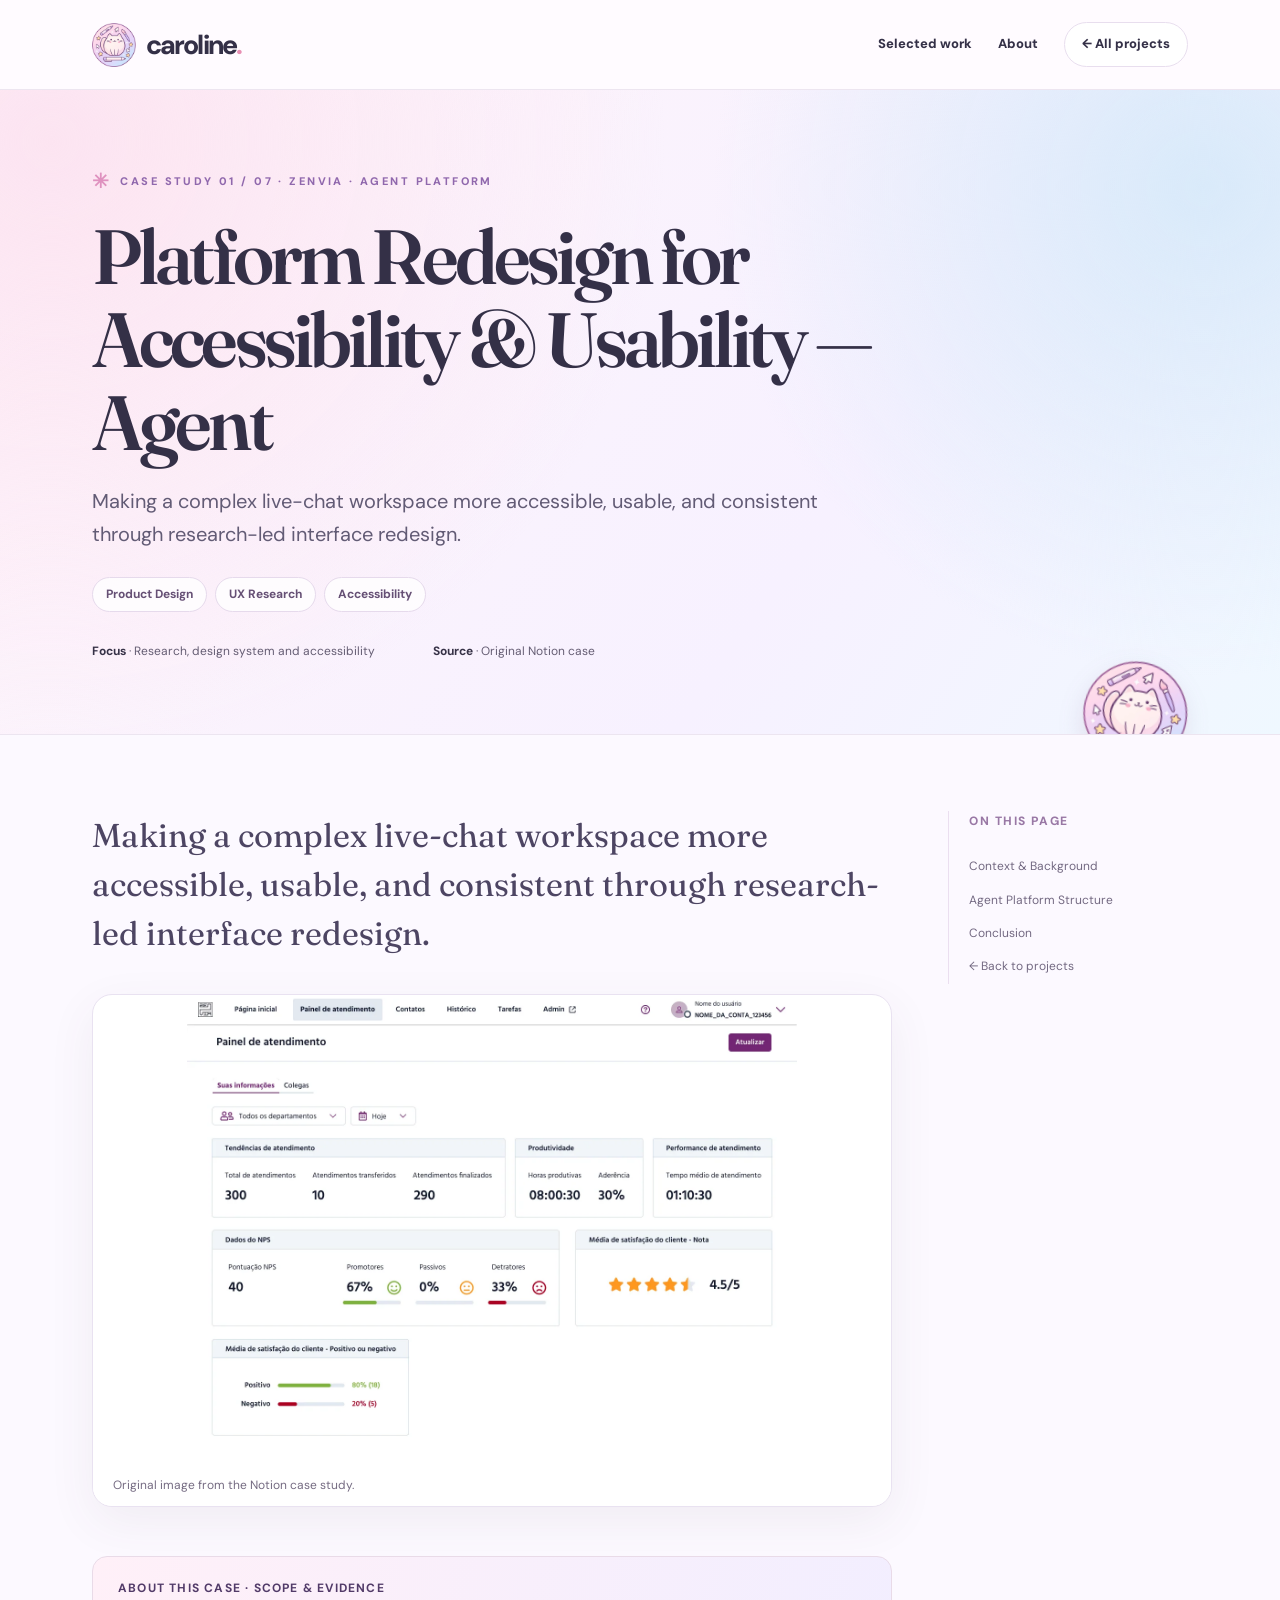
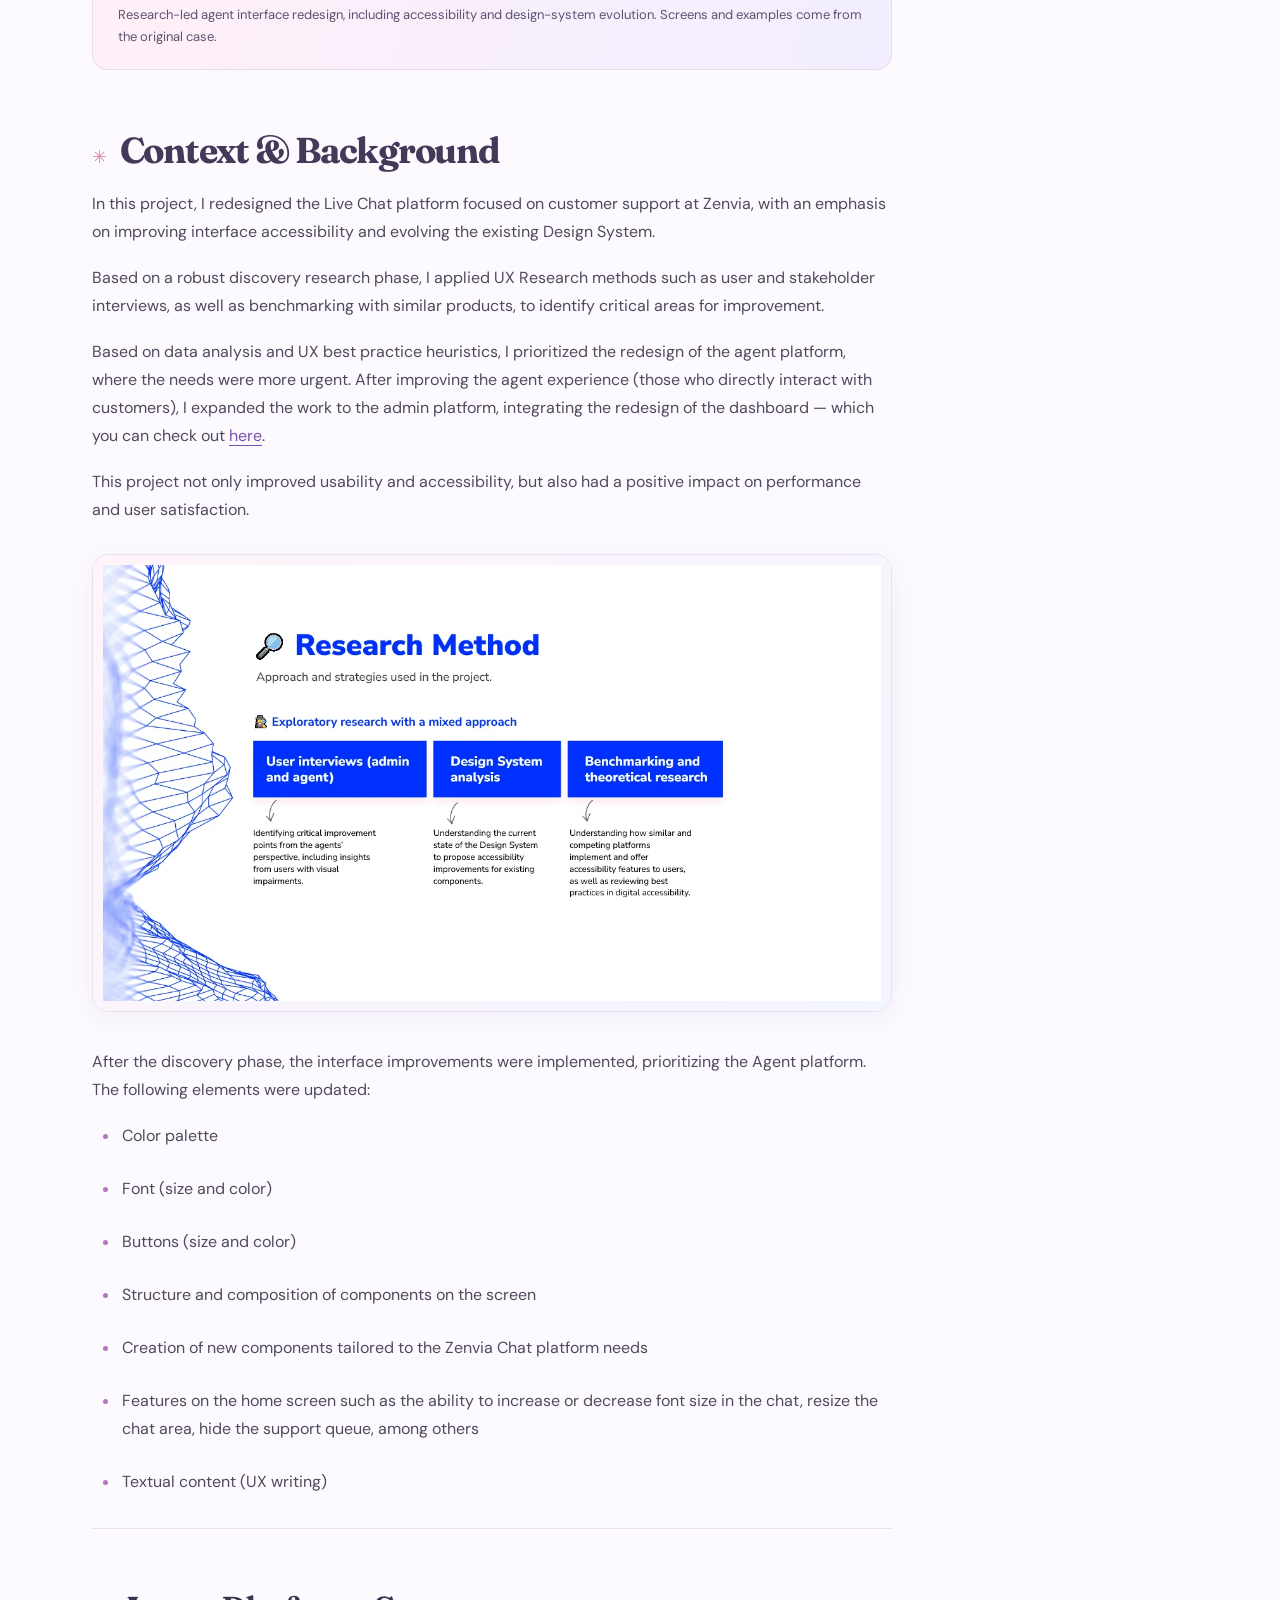
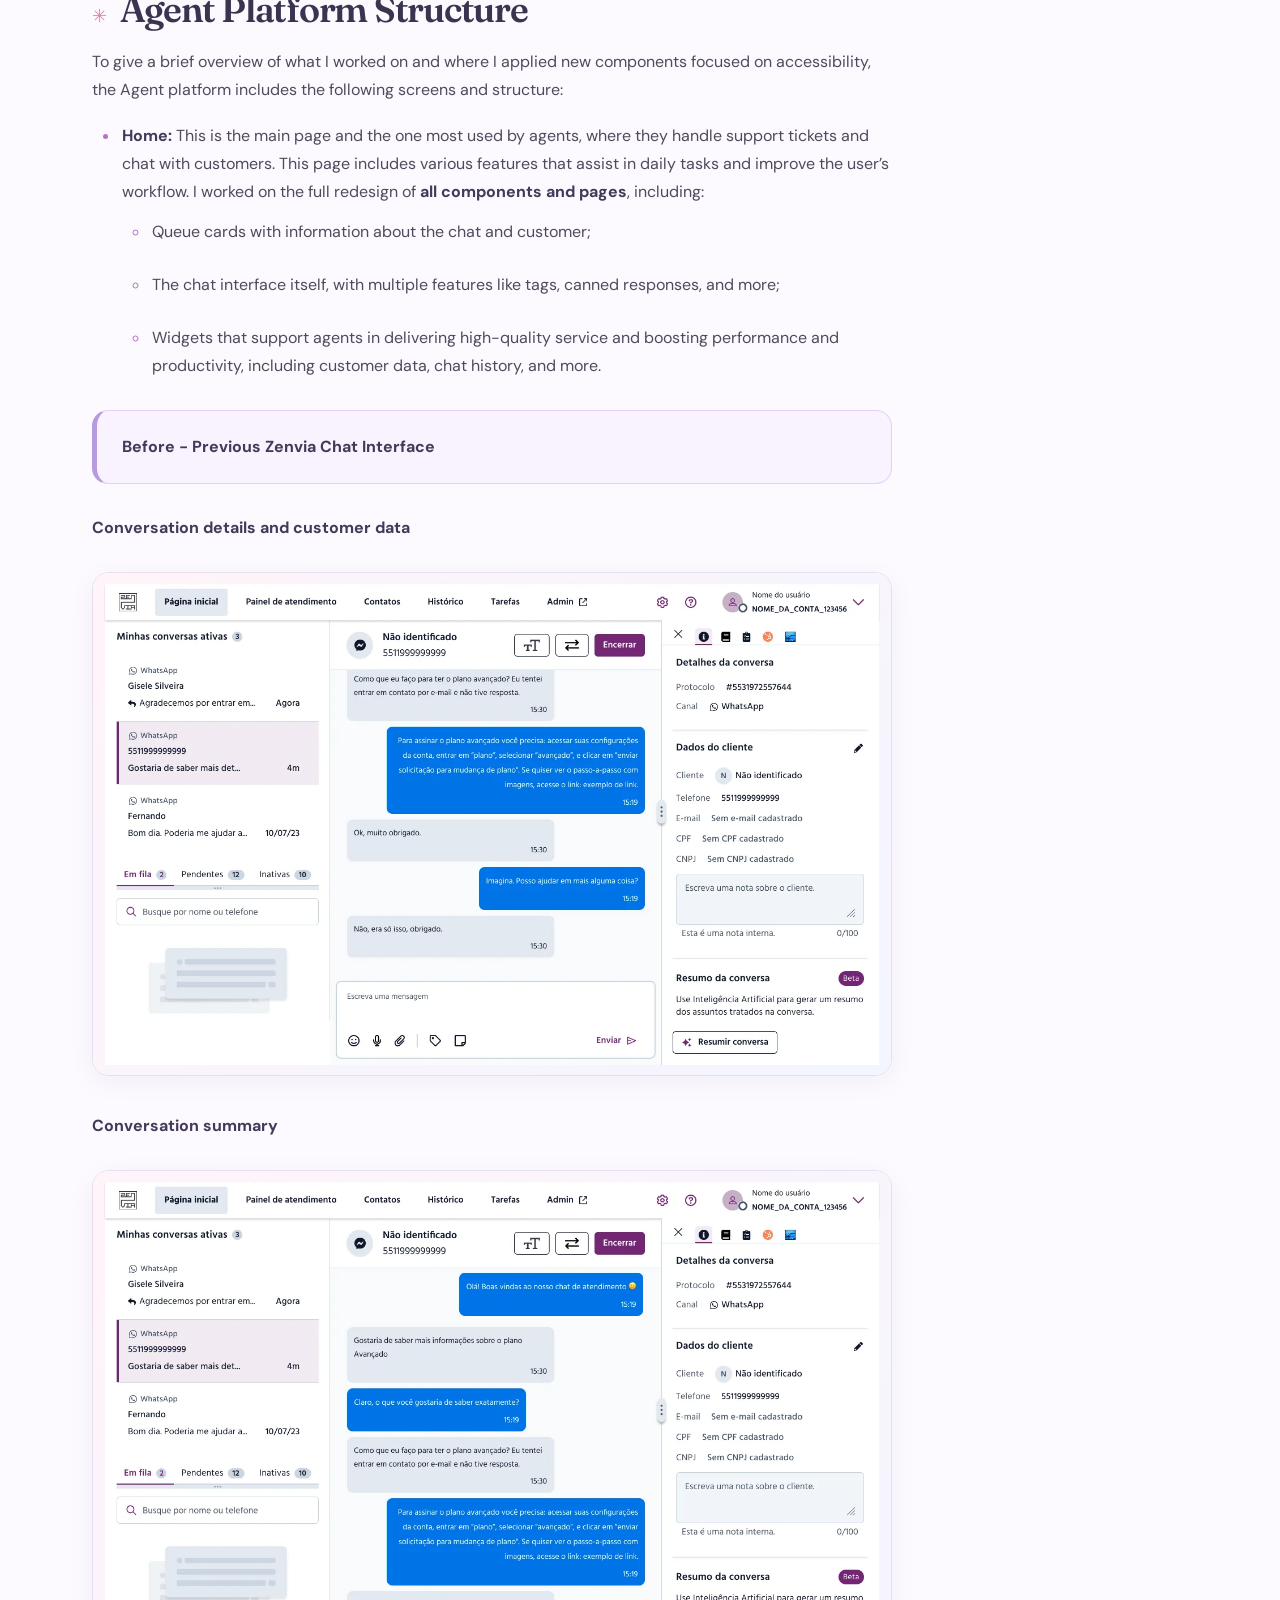
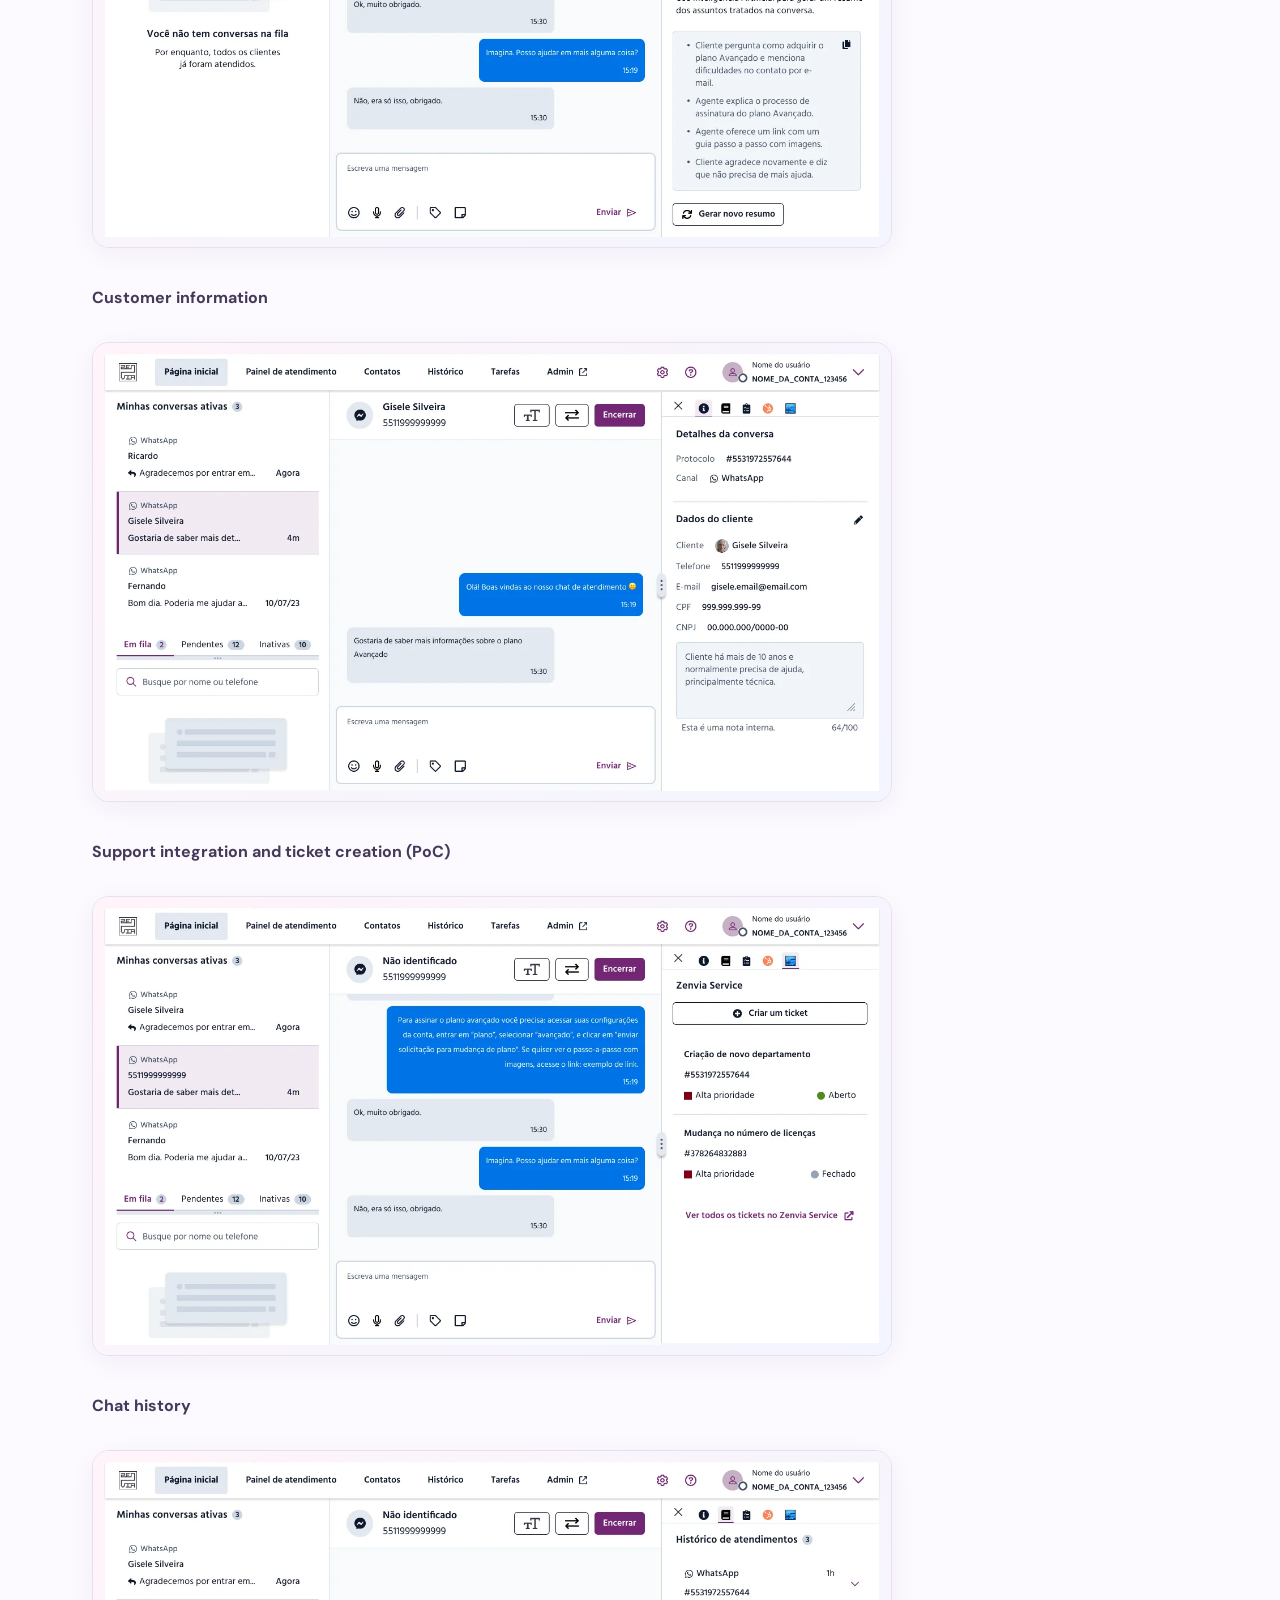
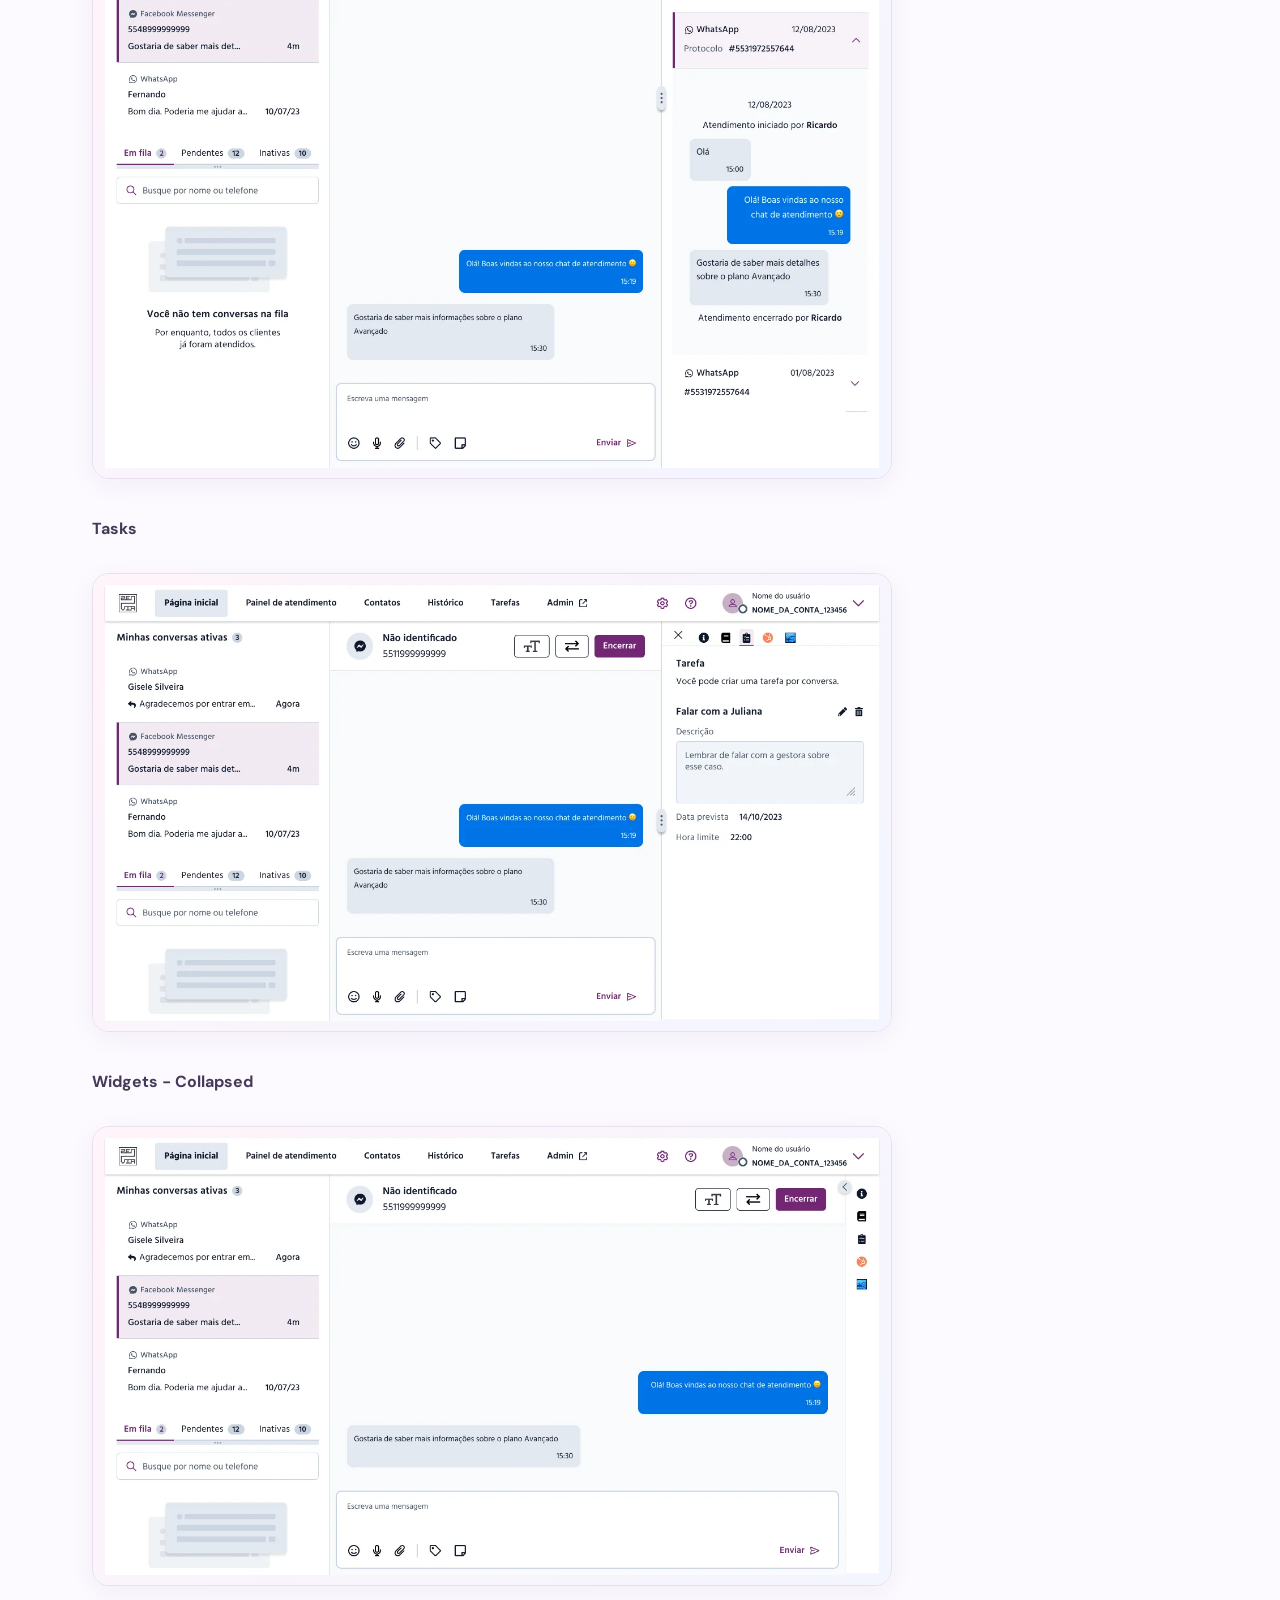
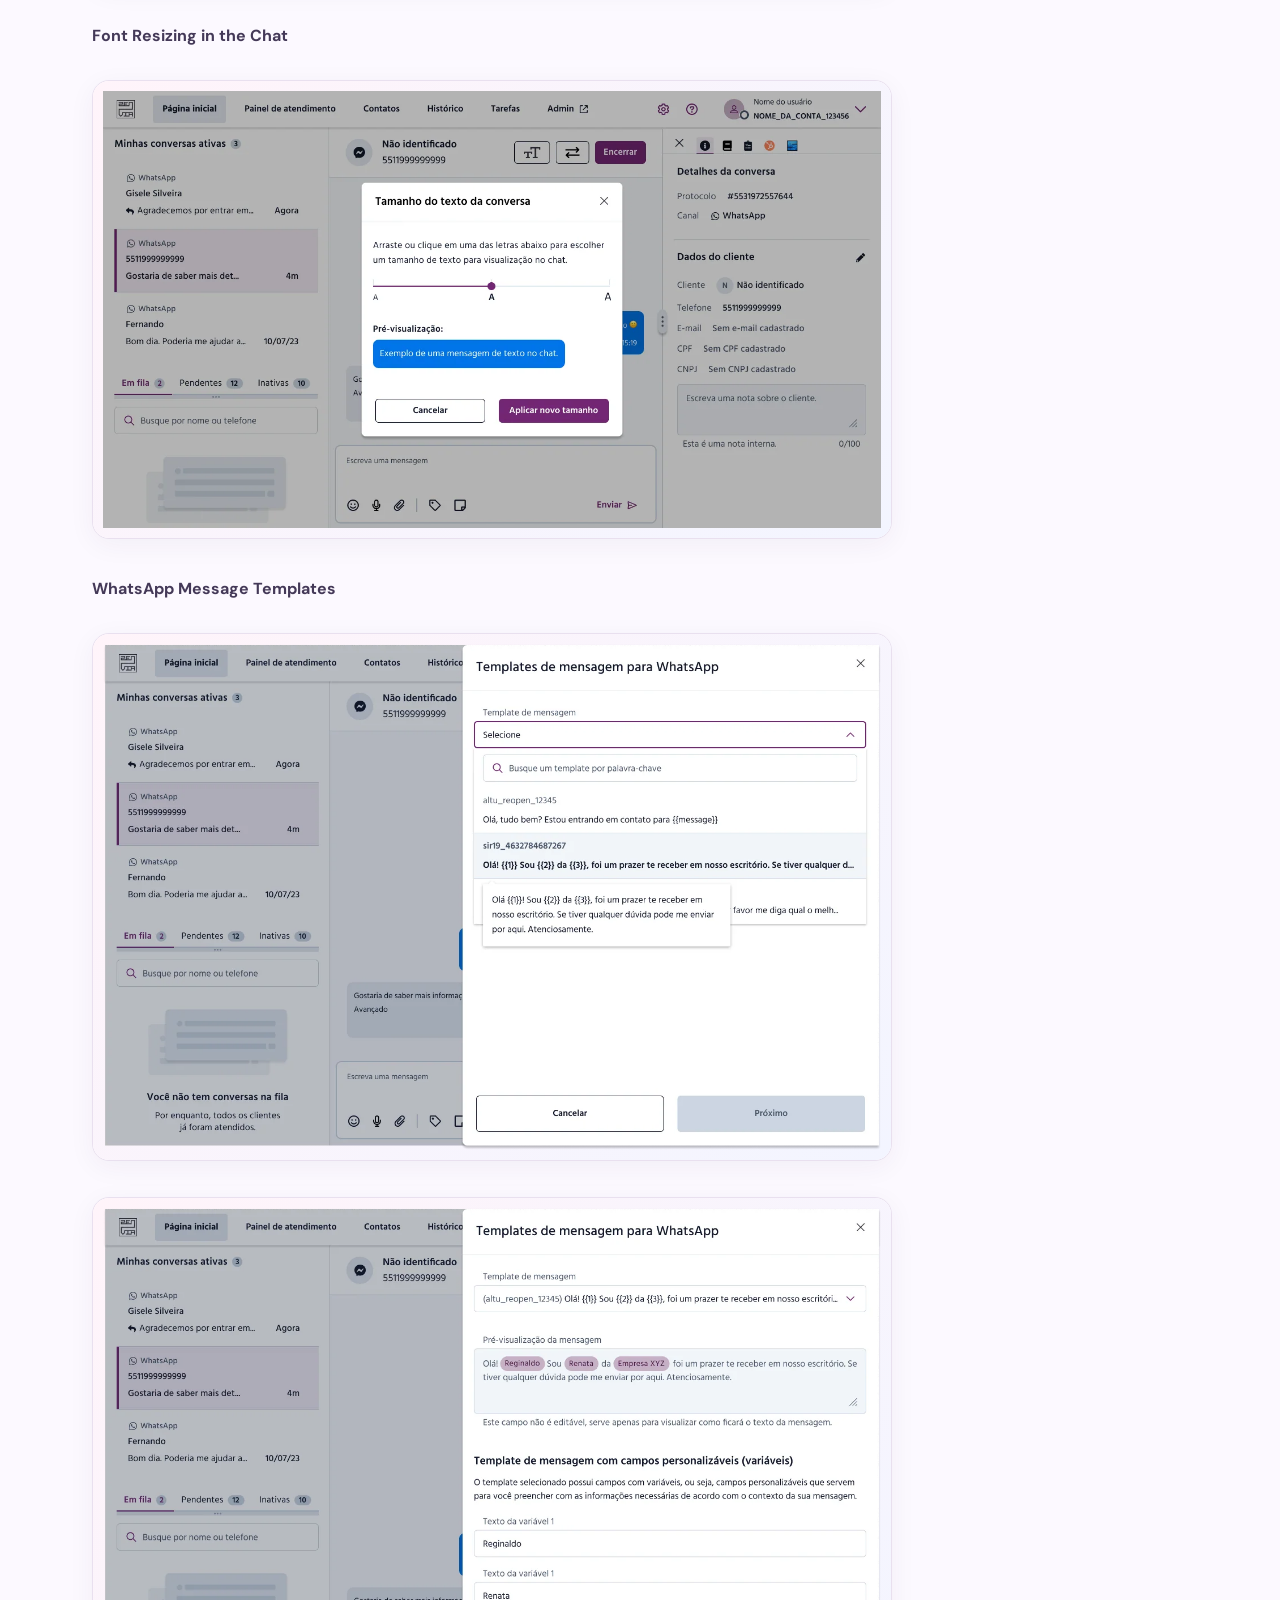
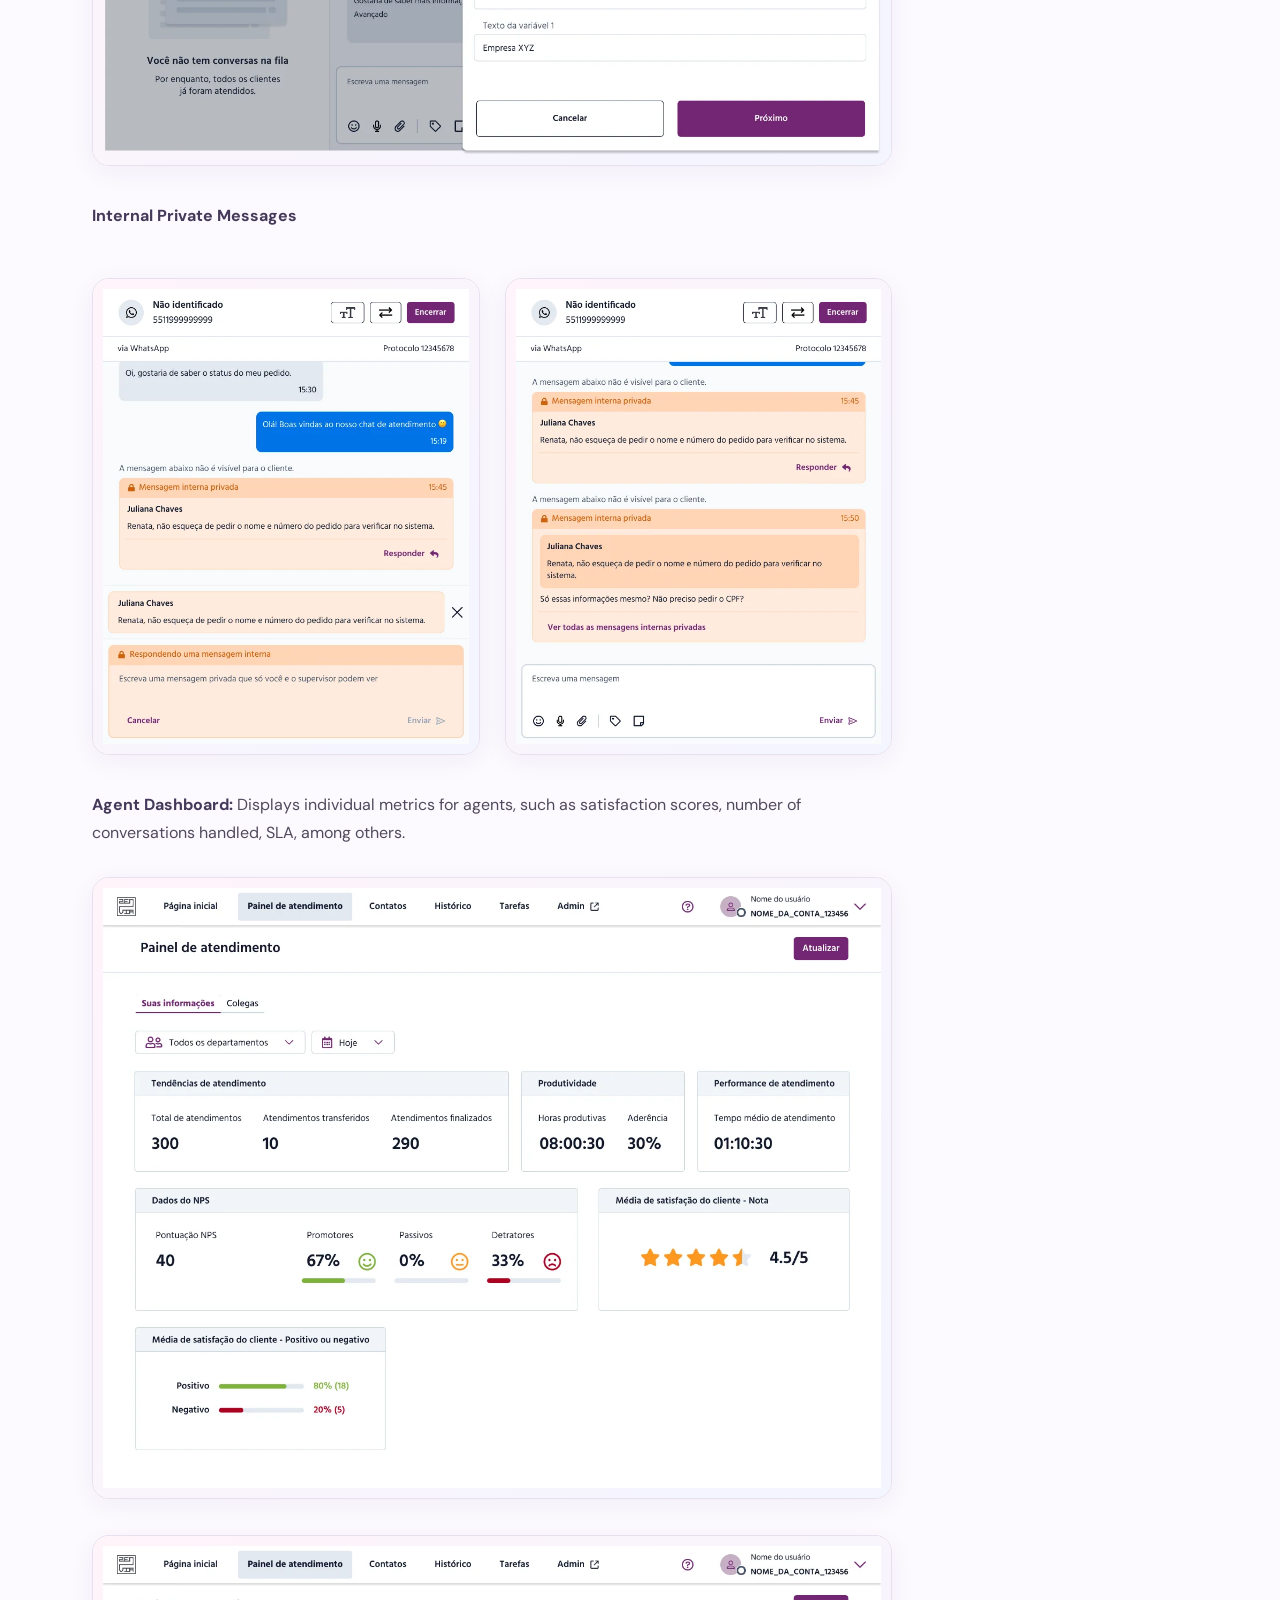
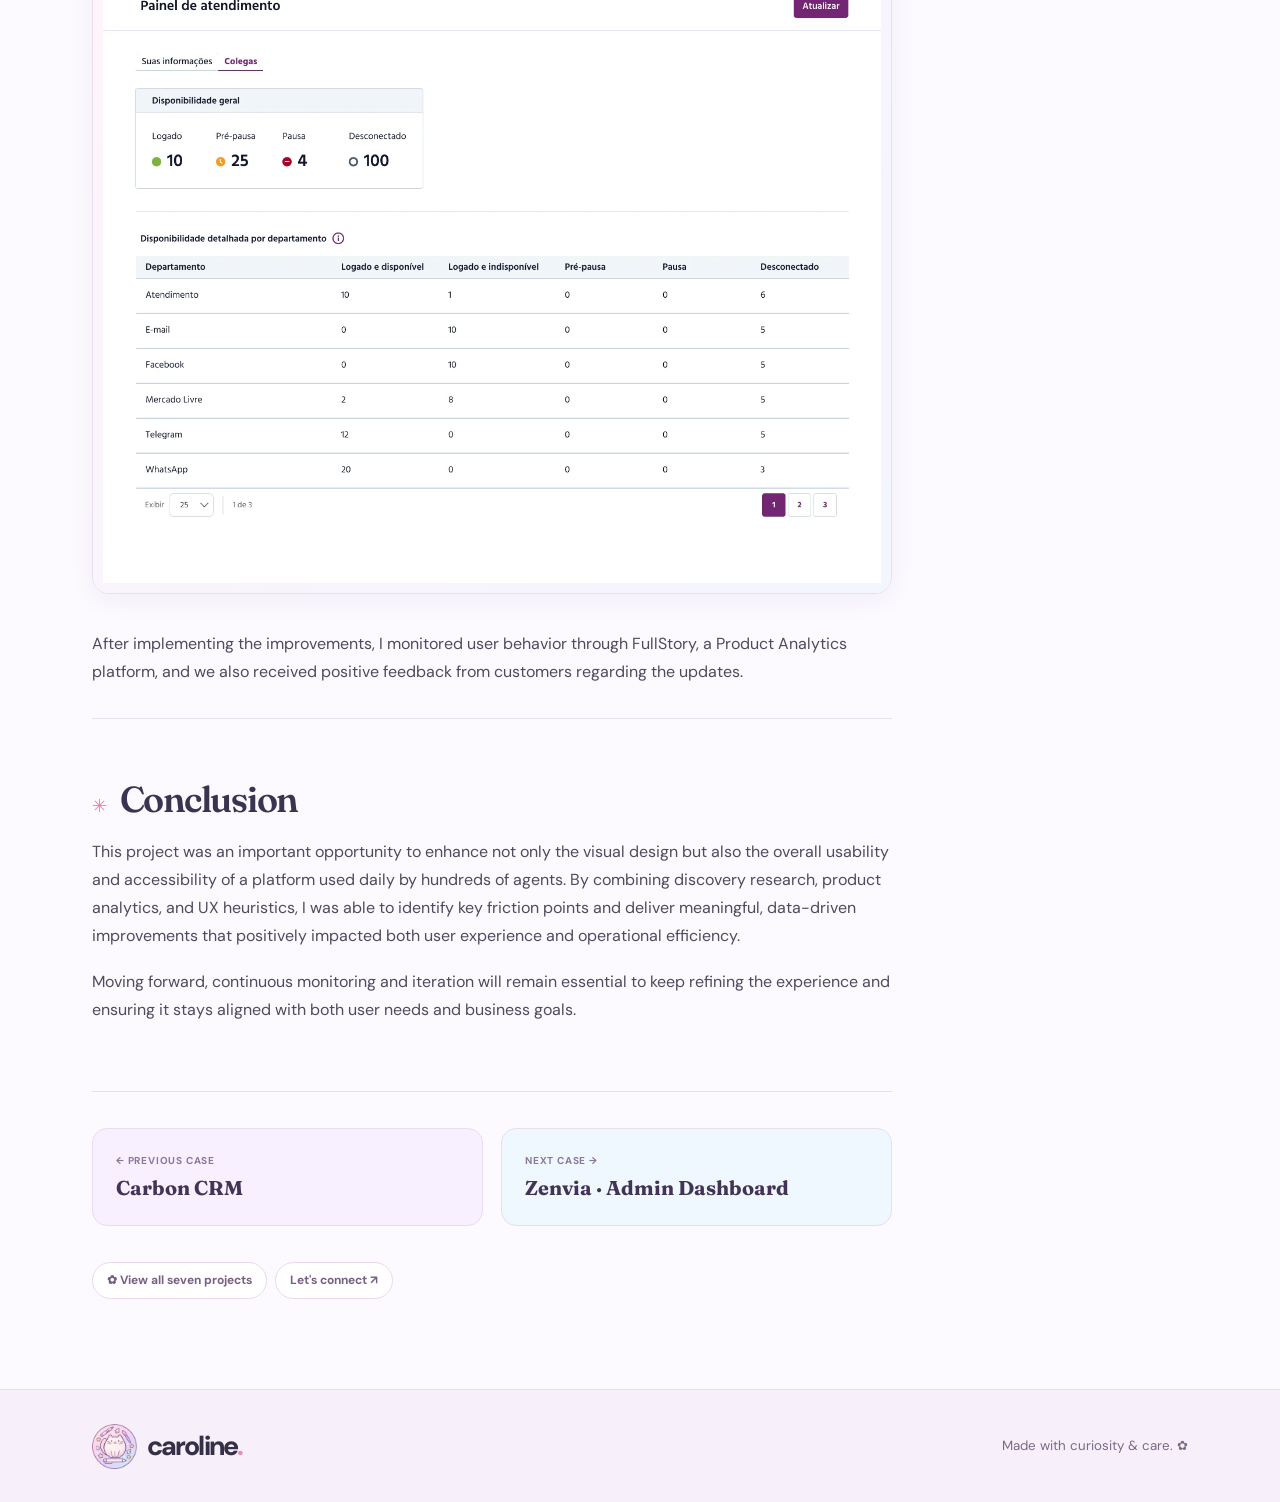
<file: cases/agent-accessibility/index.html>
<!doctype html><html lang="en"><head><meta charset="utf-8"><meta name="viewport" content="width=device-width,initial-scale=1"><meta name="theme-color" content="#fcf9ff"><title>Zenvia Live Chat · Agent · Caroline Pierozan</title><meta name="description" content="Making a complex live-chat workspace more accessible, usable, and consistent through research-led interface redesign."><meta property="og:type" content="article"><meta property="og:title" content="Platform Redesign for Accessibility &amp; Usability — Agent · Caroline Pierozan"><meta property="og:description" content="Making a complex live-chat workspace more accessible, usable, and consistent through research-led interface redesign."><link rel="icon" href="../../assets/gatinho-designer.svg" type="image/svg+xml"><link rel="preconnect" href="https://fonts.googleapis.com"><link rel="preconnect" href="https://fonts.gstatic.com" crossorigin><link href="https://fonts.googleapis.com/css2?family=DM+Sans:wght@400;500;600;700;800&family=Fraunces:opsz,wght,SOFT,WONK@9..144,400,70,1;9..144,500,70,1;9..144,600,70,1&display=swap" rel="stylesheet"><link rel="stylesheet" href="../case.css"><script src="../case.js" defer></script></head>
<body><a class="skip" href="#case-main">Skip to project content</a><header class="header"><div class="wrap"><a class="logo" href="../../index.html" aria-label="Caroline Pierozan homepage"><img src="../../assets/gatinho-designer.svg" alt=""><span>caroline<i>.</i></span></a><nav class="nav" aria-label="Navigation"><a href="../../index.html#work">Selected work</a><a href="../../index.html#about">About</a><a class="go-back" href="../../index.html#work">← All projects</a></nav></div></header>
<main id="case-main"><section class="hero"><div class="wrap"><span class="eyebrow">Case study 01 / 07 · Zenvia · Agent platform</span><h1>Platform Redesign for Accessibility &amp; Usability — Agent</h1><p>Making a complex live-chat workspace more accessible, usable, and consistent through research-led interface redesign.</p><div class="chips"><span class="chip">Product Design</span><span class="chip">UX Research</span><span class="chip">Accessibility</span></div><div class="meta"><span><strong>Focus</strong> · Research, design system and accessibility</span><span><strong>Source</strong> · Original Notion case</span></div><img src="../../assets/gatinho-designer.svg" class="hero-badge" aria-hidden="true" alt=""></div></section>
<div class="wrap layout"><article class="story"><p class="case-intro">Making a complex live-chat workspace more accessible, usable, and consistent through research-led interface redesign.</p><figure class="case-hero-image"><img src="../../media/41-92f957.webp" alt="Platform Redesign for Accessibility &amp; Usability — Agent visual from the original portfolio" decoding="async" fetchpriority="high"><figcaption>Original image from the Notion case study.</figcaption></figure><div class="context-note"><strong>About this case · scope & evidence</strong><p>Research-led agent interface redesign, including accessibility and design-system evolution. Screens and examples come from the original case.</p></div><div class="case-body"><h2 id="context-background"><strong>Context &amp; Background</strong></h2>
<p>In this project, I redesigned the Live Chat platform focused on customer support at Zenvia, with an emphasis on improving interface accessibility and evolving the existing Design System.</p>
<p>Based on a robust discovery research phase, I applied UX Research methods such as user and stakeholder interviews, as well as benchmarking with similar products, to identify critical areas for improvement.</p>
<p>Based on data analysis and UX best practice heuristics, I prioritized the redesign of the agent platform, where the needs were more urgent. After improving the agent experience (those who directly interact with customers), I expanded the work to the admin platform, integrating the redesign of the dashboard — which you can check out <a href="../admin-dashboard/">here</a>.</p>
<p>This project not only improved usability and accessibility, but also had a positive impact on performance and user satisfaction.</p>

<figure class="case-figure"><a class="figure-link" href="../../media/27-cb159a.webp" data-lightbox="true" aria-label="Expand image: Platform Redesign for Accessibility &amp; Usability — Agent — project documentation"><img src="../../media/27-cb159a.webp" alt="Platform Redesign for Accessibility &amp; Usability — Agent — project documentation" loading="lazy" decoding="async"></a></figure>

<p>After the discovery phase, the interface improvements were implemented, prioritizing the Agent platform. The following elements were updated:</p>
<ul><li>Color palette</li></ul>
<ul><li>Font (size and color)</li></ul>
<ul><li>Buttons (size and color)</li></ul>
<ul><li>Structure and composition of components on the screen</li></ul>
<ul><li>Creation of new components tailored to the Zenvia Chat platform needs</li></ul>
<ul><li>Features on the home screen such as the ability to increase or decrease font size in the chat, resize the chat area, hide the support queue, among others</li></ul>
<ul><li>Textual content (UX writing)</li></ul>

<hr class="case-divider">
<h2 id="agent-platform-structure">Agent Platform Structure</h2>
<p>To give a brief overview of what I worked on and where I applied new components focused on accessibility, the Agent platform includes the following screens and structure:</p>
<ul><li><strong>Home:</strong> This is the main page and the one most used by agents, where they handle support tickets and chat with customers. This page includes various features that assist in daily tasks and improve the user’s workflow. I worked on the full redesign of <strong>all components and pages</strong>, including:<ul><li>Queue cards with information about the chat and customer;</li></ul><ul><li>The chat interface itself, with multiple features like tags, canned responses, and more;</li></ul><ul><li>Widgets that support agents in delivering high-quality service and boosting performance and productivity, including customer data, chat history, and more.</li></ul></li></ul>

<aside class="case-callout"><strong>Before - Previous Zenvia Chat Interface</strong></aside>

<p><strong>Conversation details and customer data</strong></p>
<figure class="case-figure"><a class="figure-link" href="../../media/14-48aee2.webp" data-lightbox="true" aria-label="Expand image: Platform Redesign for Accessibility &amp; Usability — Agent — project documentation"><img src="../../media/14-48aee2.webp" alt="Platform Redesign for Accessibility &amp; Usability — Agent — project documentation" loading="lazy" decoding="async"></a></figure>

<p><strong> Conversation summary</strong></p>
<figure class="case-figure"><a class="figure-link" href="../../media/30-439a1a.webp" data-lightbox="true" aria-label="Expand image: Platform Redesign for Accessibility &amp; Usability — Agent — project documentation"><img src="../../media/30-439a1a.webp" alt="Platform Redesign for Accessibility &amp; Usability — Agent — project documentation" loading="lazy" decoding="async"></a></figure>

<p><strong>Customer information</strong></p>
<figure class="case-figure"><a class="figure-link" href="../../media/31-da466d.webp" data-lightbox="true" aria-label="Expand image: Platform Redesign for Accessibility &amp; Usability — Agent — project documentation"><img src="../../media/31-da466d.webp" alt="Platform Redesign for Accessibility &amp; Usability — Agent — project documentation" loading="lazy" decoding="async"></a></figure>

<p><strong>Support integration and ticket creation (PoC)</strong></p>
<figure class="case-figure"><a class="figure-link" href="../../media/32-eb2702.webp" data-lightbox="true" aria-label="Expand image: Platform Redesign for Accessibility &amp; Usability — Agent — project documentation"><img src="../../media/32-eb2702.webp" alt="Platform Redesign for Accessibility &amp; Usability — Agent — project documentation" loading="lazy" decoding="async"></a></figure>

<p><strong>Chat history</strong></p>
<figure class="case-figure"><a class="figure-link" href="../../media/33-5ad3ed.webp" data-lightbox="true" aria-label="Expand image: Platform Redesign for Accessibility &amp; Usability — Agent — project documentation"><img src="../../media/33-5ad3ed.webp" alt="Platform Redesign for Accessibility &amp; Usability — Agent — project documentation" loading="lazy" decoding="async"></a></figure>

<p><strong>Tasks</strong></p>
<figure class="case-figure"><a class="figure-link" href="../../media/34-204432.webp" data-lightbox="true" aria-label="Expand image: Platform Redesign for Accessibility &amp; Usability — Agent — project documentation"><img src="../../media/34-204432.webp" alt="Platform Redesign for Accessibility &amp; Usability — Agent — project documentation" loading="lazy" decoding="async"></a></figure>

<p><strong>Widgets - Collapsed</strong></p>
<figure class="case-figure"><a class="figure-link" href="../../media/35-f593bb.webp" data-lightbox="true" aria-label="Expand image: Platform Redesign for Accessibility &amp; Usability — Agent — project documentation"><img src="../../media/35-f593bb.webp" alt="Platform Redesign for Accessibility &amp; Usability — Agent — project documentation" loading="lazy" decoding="async"></a></figure>

<p><strong>Font Resizing in the Chat</strong></p>
<figure class="case-figure"><a class="figure-link" href="../../media/36-57e195.webp" data-lightbox="true" aria-label="Expand image: Platform Redesign for Accessibility &amp; Usability — Agent — project documentation"><img src="../../media/36-57e195.webp" alt="Platform Redesign for Accessibility &amp; Usability — Agent — project documentation" loading="lazy" decoding="async"></a></figure>

<p><strong>WhatsApp Message Templates</strong></p>
<figure class="case-figure"><a class="figure-link" href="../../media/37-ce7012.webp" data-lightbox="true" aria-label="Expand image: Platform Redesign for Accessibility &amp; Usability — Agent — project documentation"><img src="../../media/37-ce7012.webp" alt="Platform Redesign for Accessibility &amp; Usability — Agent — project documentation" loading="lazy" decoding="async"></a></figure>
<figure class="case-figure"><a class="figure-link" href="../../media/38-3c26ce.webp" data-lightbox="true" aria-label="Expand image: Platform Redesign for Accessibility &amp; Usability — Agent — project documentation"><img src="../../media/38-3c26ce.webp" alt="Platform Redesign for Accessibility &amp; Usability — Agent — project documentation" loading="lazy" decoding="async"></a></figure>

<p><strong>Internal Private Messages</strong></p>
<div class="case-columns"><figure class="case-figure"><a class="figure-link" href="../../media/39-d83be3.webp" data-lightbox="true" aria-label="Expand image: Platform Redesign for Accessibility &amp; Usability — Agent — project documentation"><img src="../../media/39-d83be3.webp" alt="Platform Redesign for Accessibility &amp; Usability — Agent — project documentation" loading="lazy" decoding="async"></a></figure><figure class="case-figure"><a class="figure-link" href="../../media/40-b44d87.webp" data-lightbox="true" aria-label="Expand image: Platform Redesign for Accessibility &amp; Usability — Agent — project documentation"><img src="../../media/40-b44d87.webp" alt="Platform Redesign for Accessibility &amp; Usability — Agent — project documentation" loading="lazy" decoding="async"></a></figure></div>

<p><strong>Agent Dashboard:</strong> Displays individual metrics for agents, such as satisfaction scores, number of conversations handled, SLA, among others.</p>
<figure class="case-figure"><a class="figure-link" href="../../media/41-92f957.webp" data-lightbox="true" aria-label="Expand image: Platform Redesign for Accessibility &amp; Usability — Agent — project documentation"><img src="../../media/41-92f957.webp" alt="Platform Redesign for Accessibility &amp; Usability — Agent — project documentation" loading="lazy" decoding="async"></a></figure>
<figure class="case-figure"><a class="figure-link" href="../../media/42-992f33.webp" data-lightbox="true" aria-label="Expand image: Platform Redesign for Accessibility &amp; Usability — Agent — project documentation"><img src="../../media/42-992f33.webp" alt="Platform Redesign for Accessibility &amp; Usability — Agent — project documentation" loading="lazy" decoding="async"></a></figure>

<p>After implementing the improvements, I monitored user behavior through FullStory, a Product Analytics platform, and we also received positive feedback from customers regarding the updates.</p>

<hr class="case-divider">
<h2 id="conclusion">Conclusion</h2>
<p>This project was an important opportunity to enhance not only the visual design but also the overall usability and accessibility of a platform used daily by hundreds of agents. By combining discovery research, product analytics, and UX heuristics, I was able to identify key friction points and deliver meaningful, data-driven improvements that positively impacted both user experience and operational efficiency.</p>
<p>Moving forward, continuous monitoring and iteration will remain essential to keep refining the experience and ensuring it stays aligned with both user needs and business goals.</p>


</div><div class="case-ending"><a href="../carbon-crm/"><small>← Previous case</small><strong>Carbon CRM</strong></a><a href="../admin-dashboard/"><small>Next case →</small><strong>Zenvia · Admin Dashboard</strong></a></div><nav class="project-index" aria-label="Other project links"><a href="../../index.html#work">✿ View all seven projects</a><a href="https://www.linkedin.com/in/caroline-pierozan/" target="_blank" rel="noopener noreferrer">Let's connect ↗</a></nav></article><aside class="toc" aria-label="On this page"><div class="toc-inner"><p class="toc-title">On this page</p><a href="#context-background">Context &amp; Background</a><a href="#agent-platform-structure">Agent Platform Structure</a><a href="#conclusion">Conclusion</a><a href="../../index.html#work">← Back to projects</a></div></aside></div></main><footer class="footer"><div class="wrap"><a class="logo" href="../../index.html"><img src="../../assets/gatinho-designer.svg" alt=""><span>caroline<i>.</i></span></a><small>Made with curiosity & care. ✿</small></div></footer><dialog id="imageLightbox" class="lightbox" aria-label="Expanded project image"><button type="button" class="lightbox-close">Close ✕</button><img alt=""></dialog></body></html>
</file>
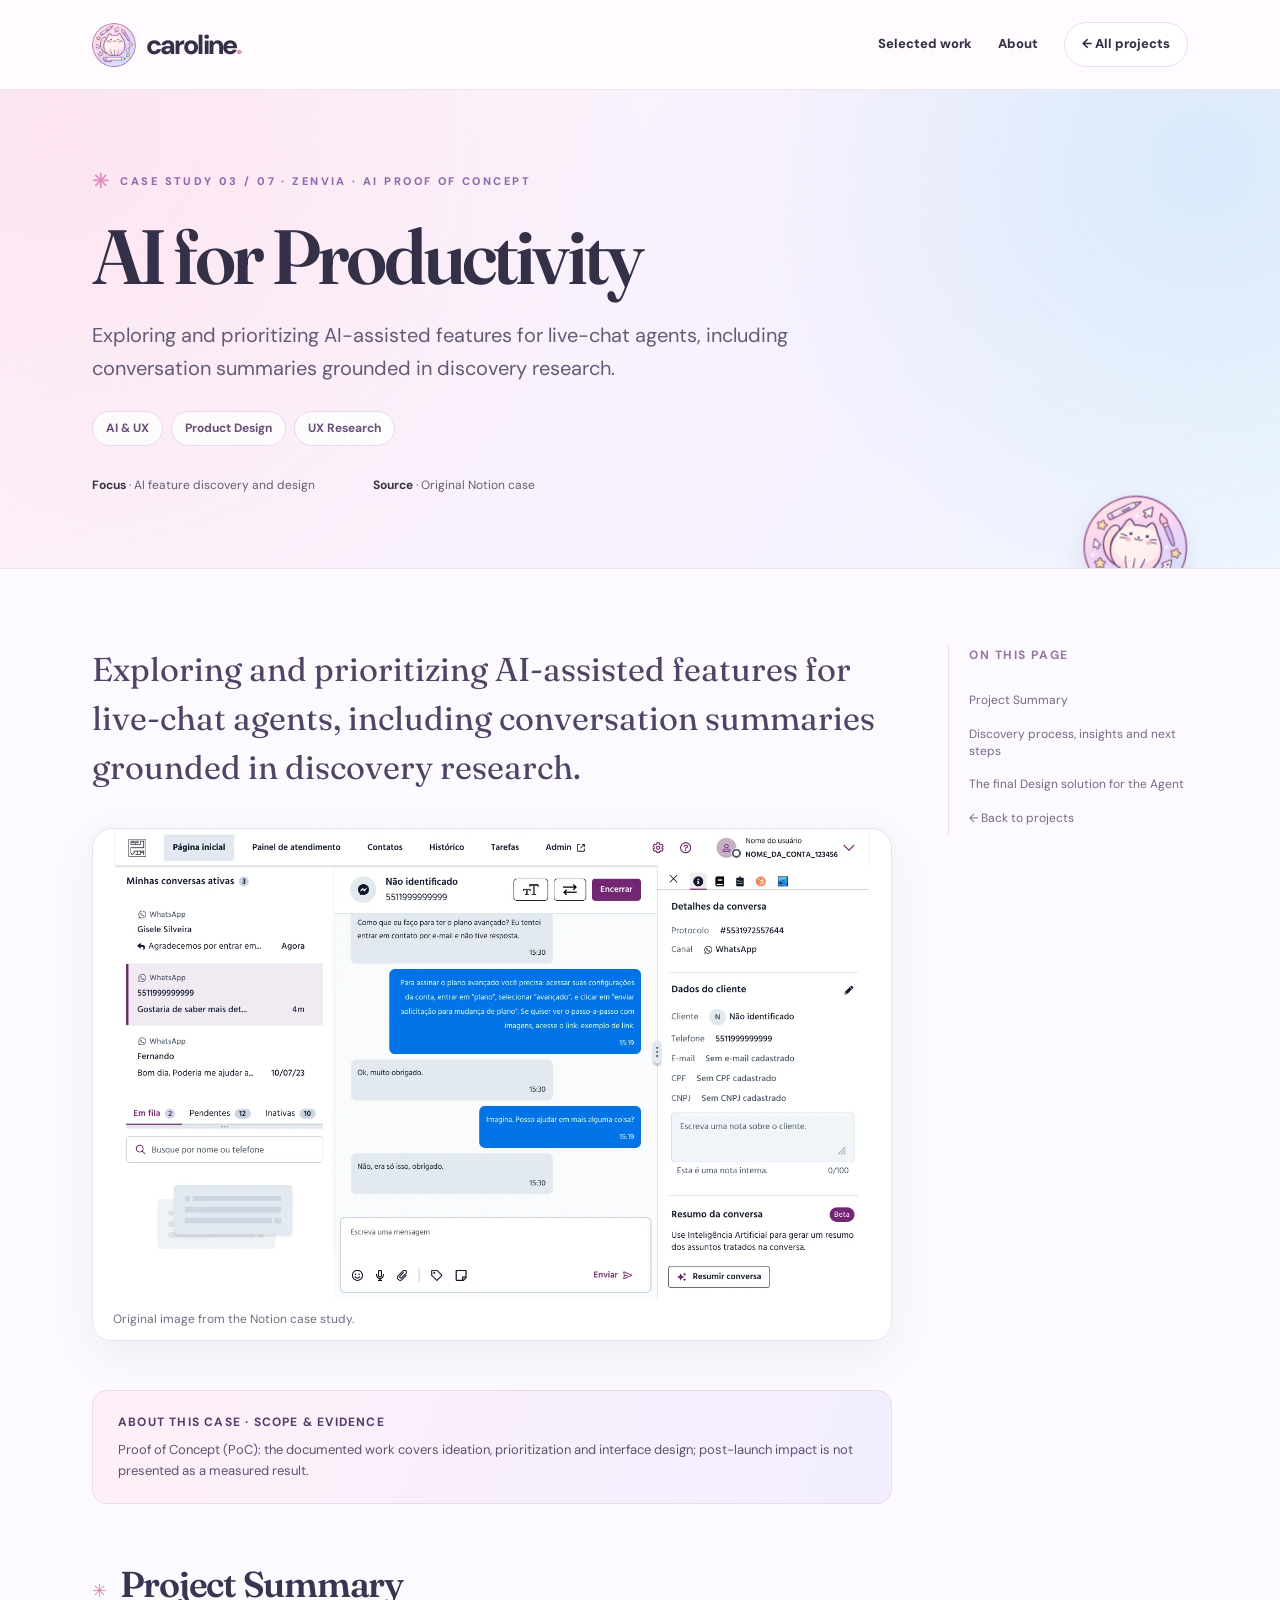
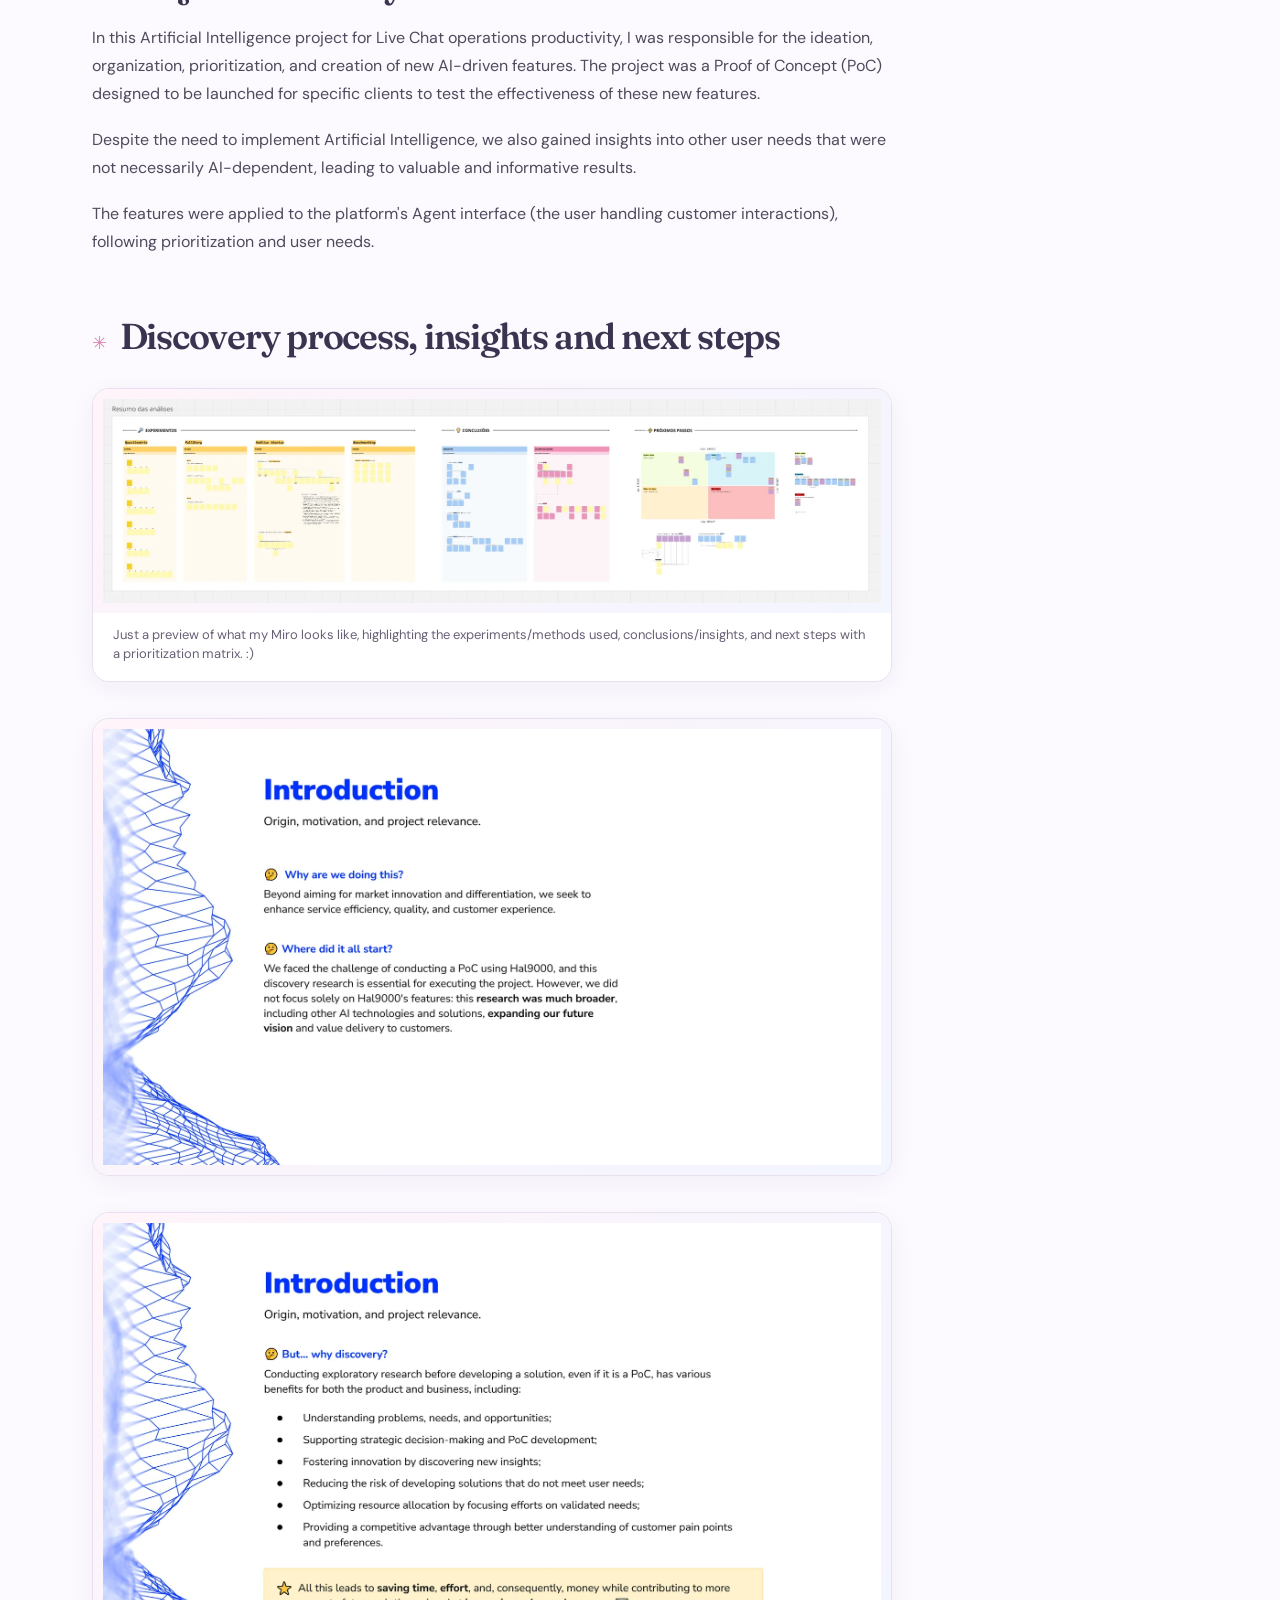
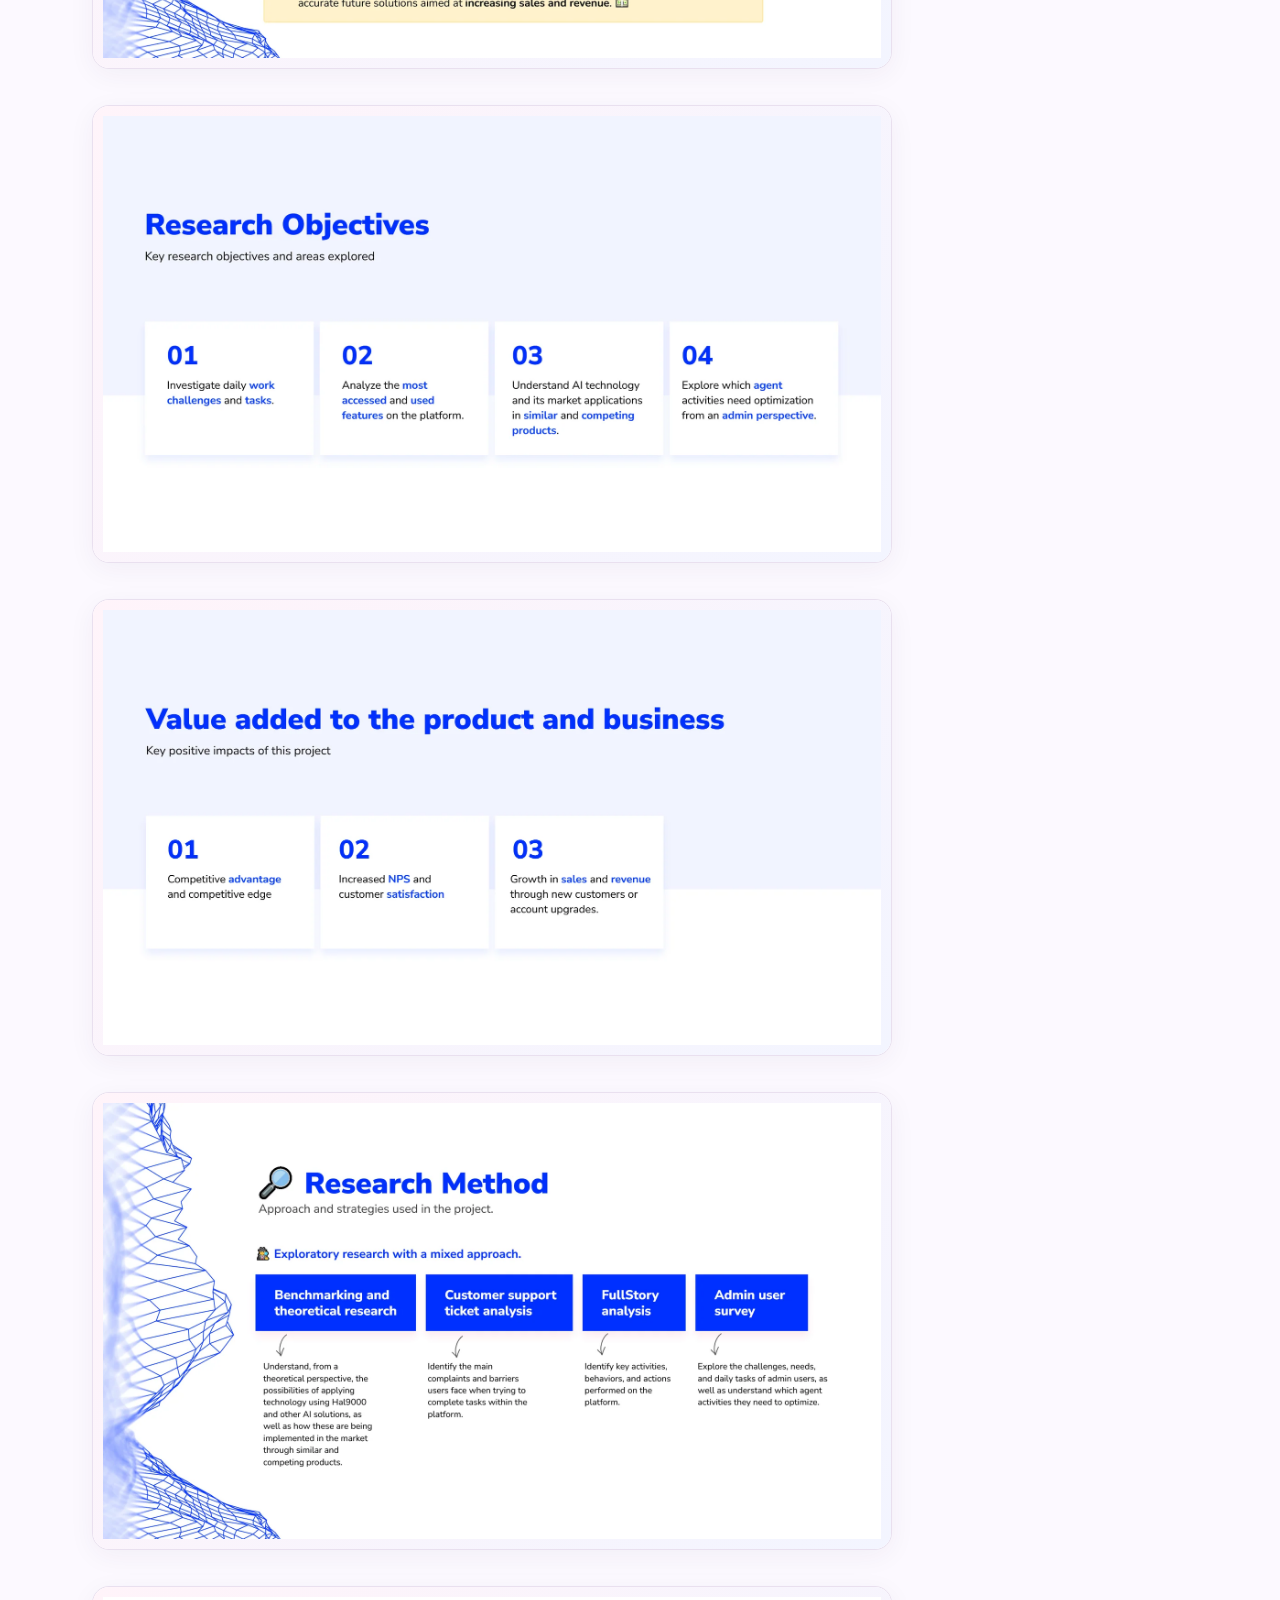
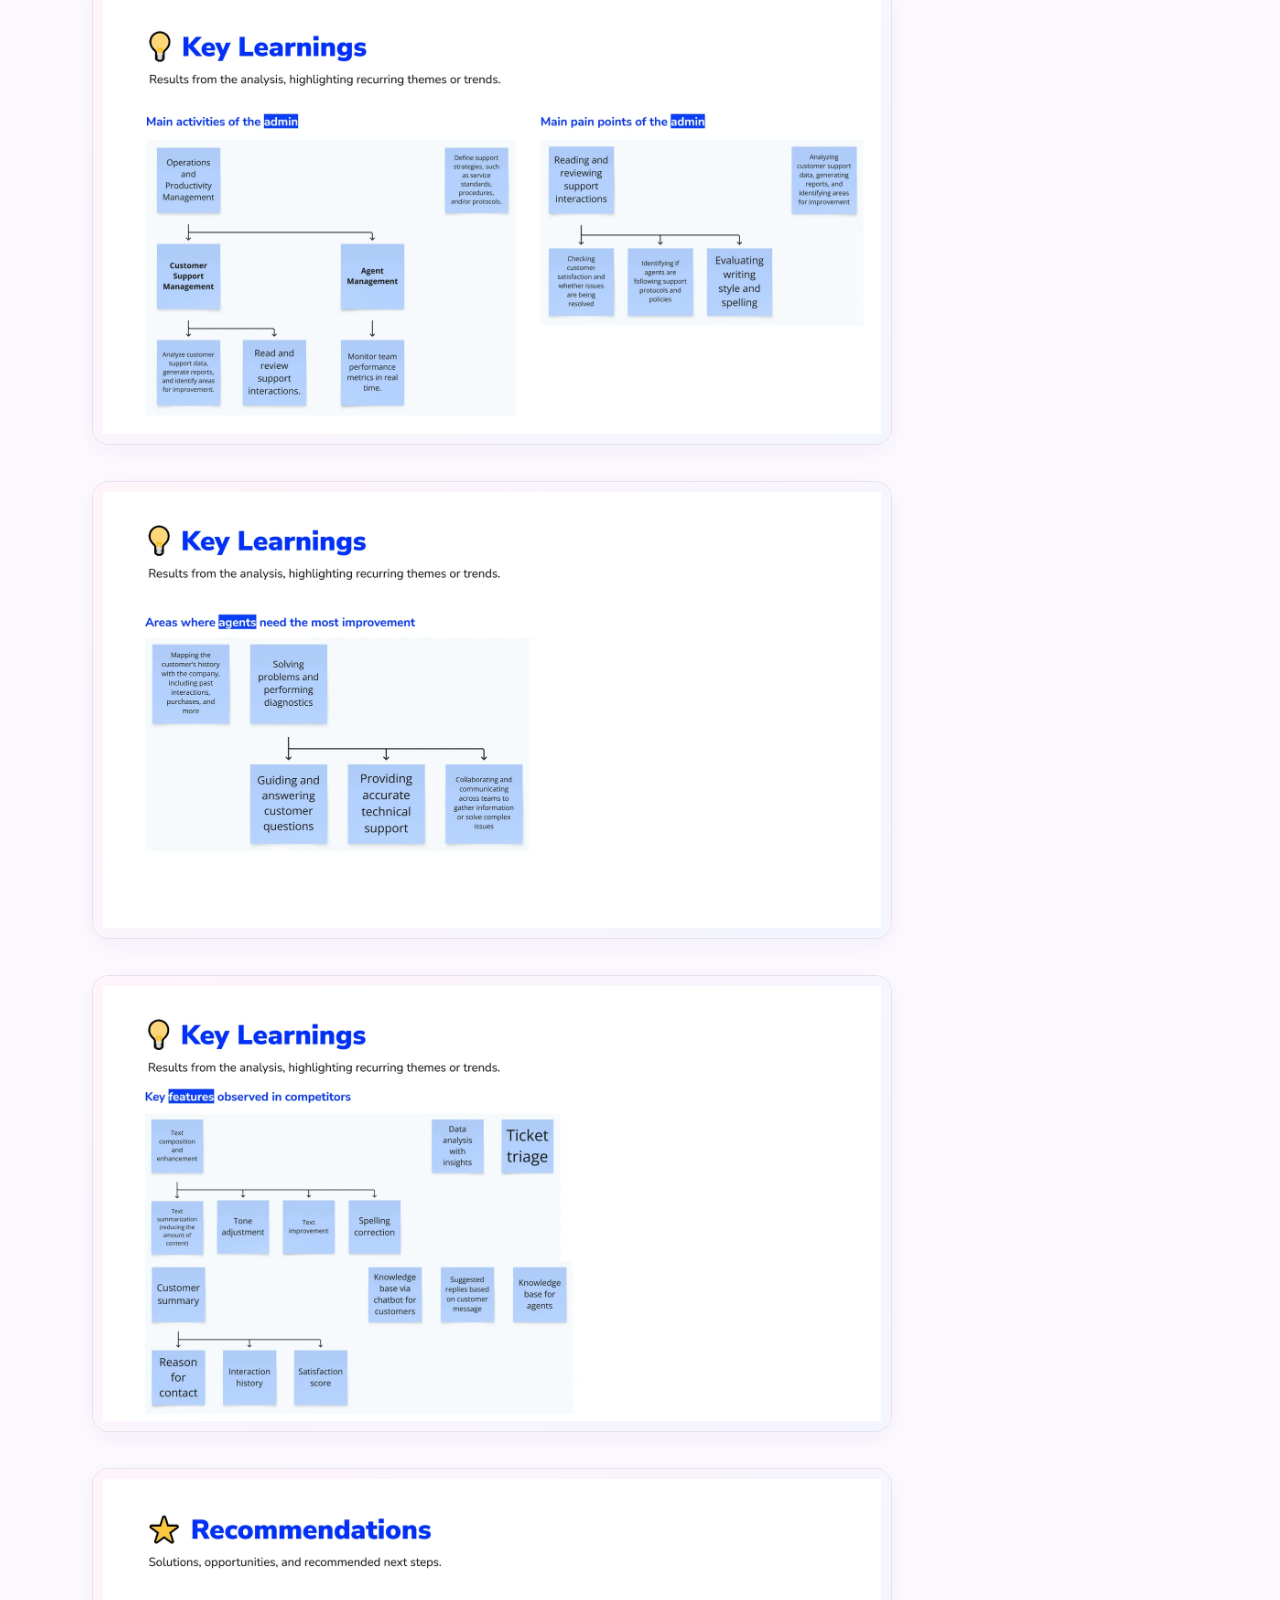
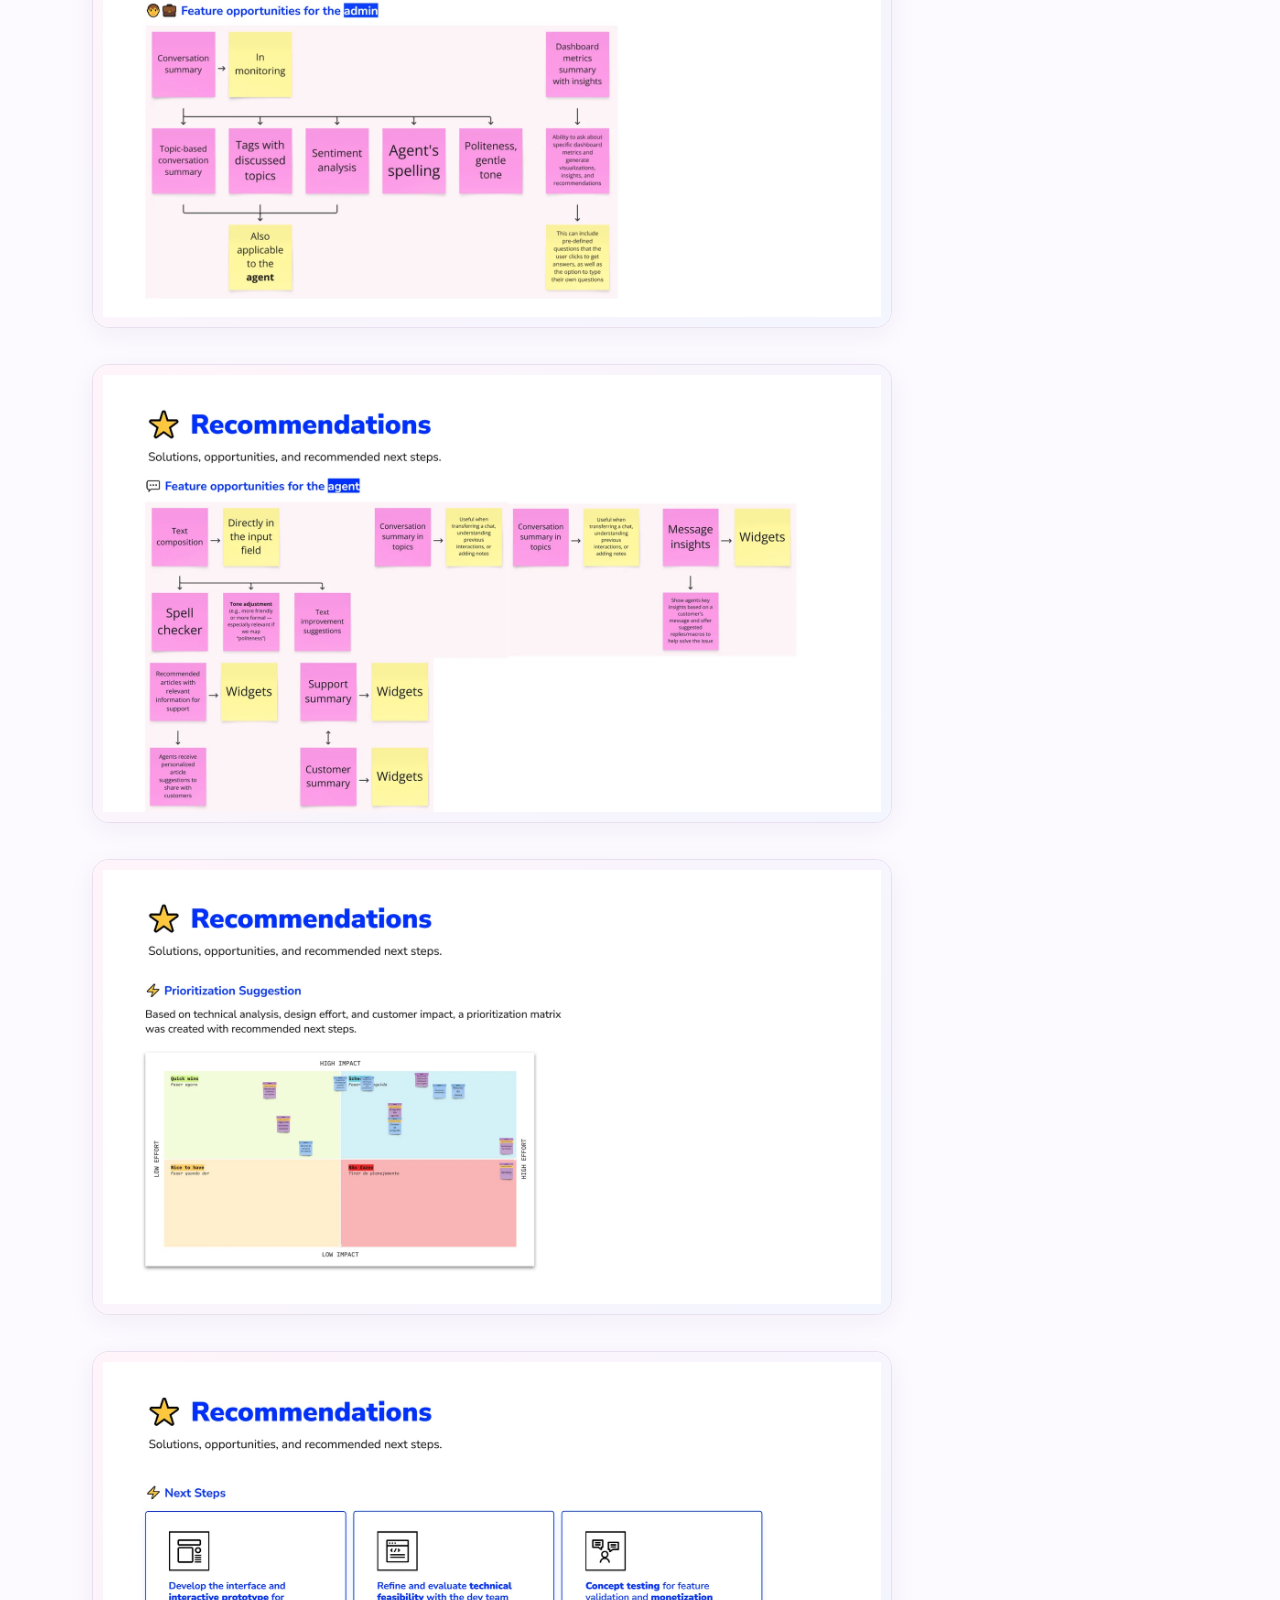
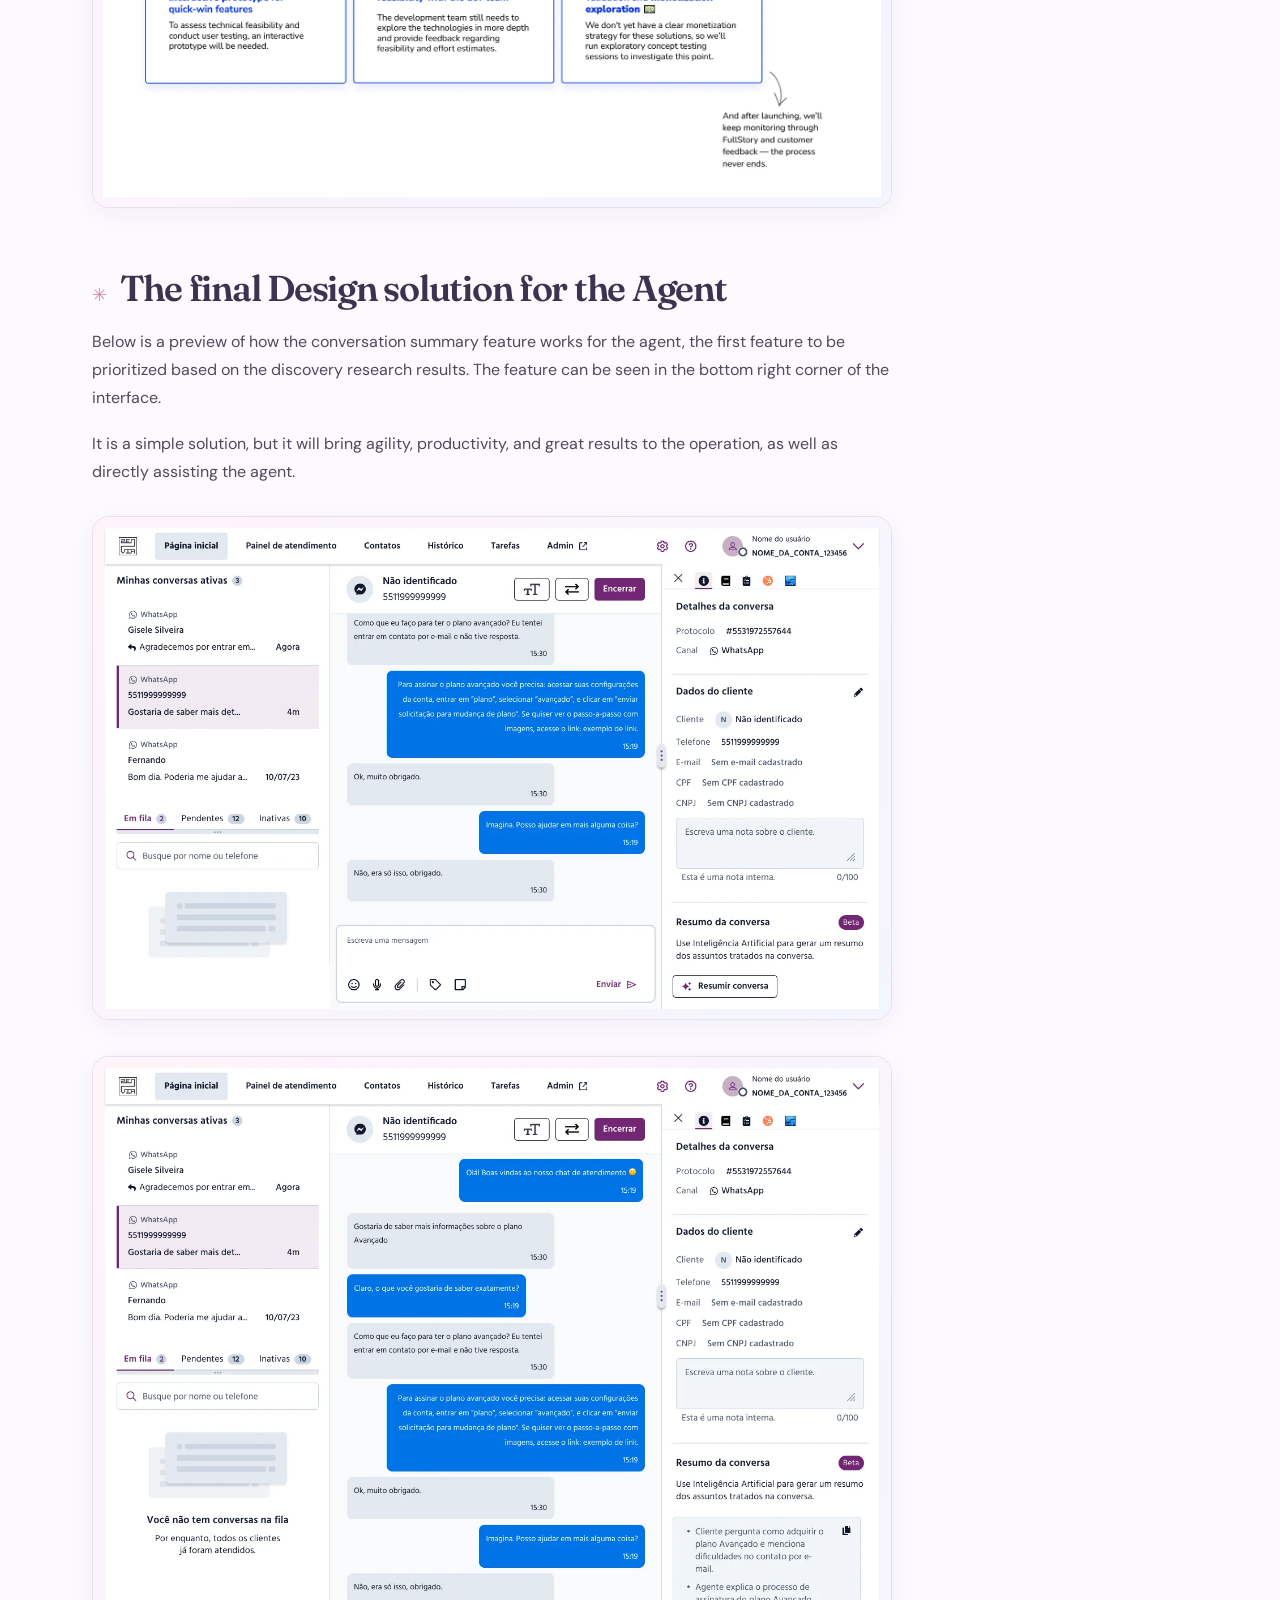
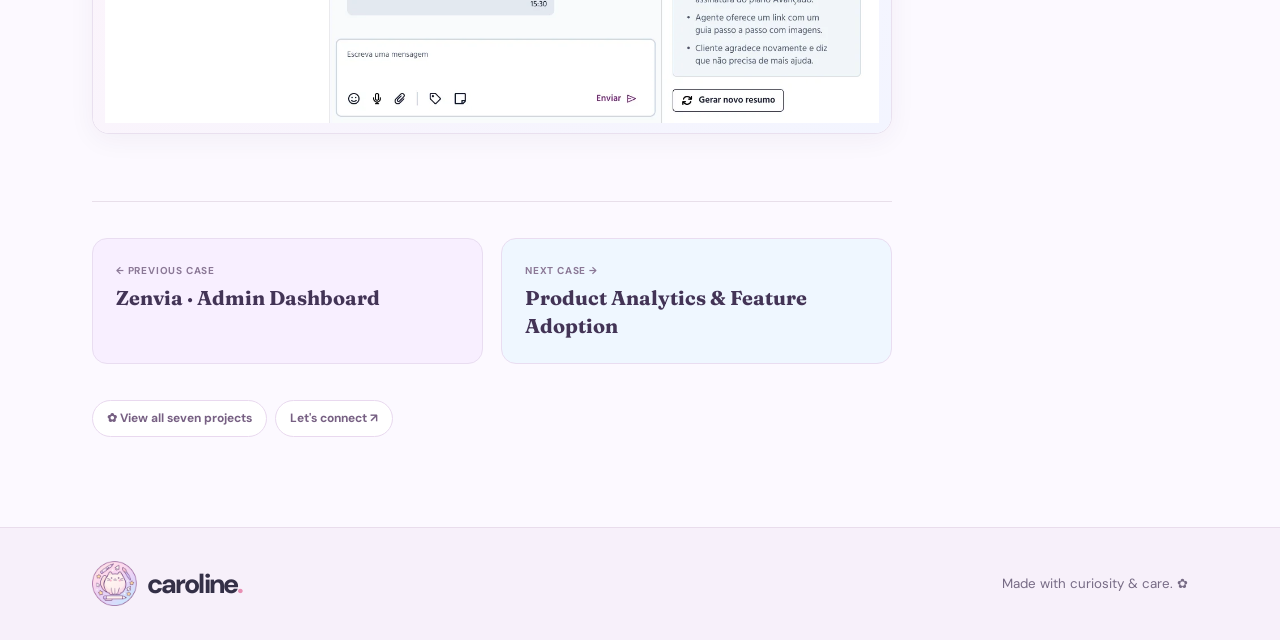
<file: cases/ai-productivity/index.html>
<!doctype html><html lang="en"><head><meta charset="utf-8"><meta name="viewport" content="width=device-width,initial-scale=1"><meta name="theme-color" content="#fcf9ff"><title>AI for Productivity · Caroline Pierozan</title><meta name="description" content="Exploring and prioritizing AI-assisted features for live-chat agents, including conversation summaries grounded in discovery research."><meta property="og:type" content="article"><meta property="og:title" content="AI for Productivity · Caroline Pierozan"><meta property="og:description" content="Exploring and prioritizing AI-assisted features for live-chat agents, including conversation summaries grounded in discovery research."><link rel="icon" href="../../assets/gatinho-designer.svg" type="image/svg+xml"><link rel="preconnect" href="https://fonts.googleapis.com"><link rel="preconnect" href="https://fonts.gstatic.com" crossorigin><link href="https://fonts.googleapis.com/css2?family=DM+Sans:wght@400;500;600;700;800&family=Fraunces:opsz,wght,SOFT,WONK@9..144,400,70,1;9..144,500,70,1;9..144,600,70,1&display=swap" rel="stylesheet"><link rel="stylesheet" href="../case.css"><script src="../case.js" defer></script></head>
<body><a class="skip" href="#case-main">Skip to project content</a><header class="header"><div class="wrap"><a class="logo" href="../../index.html" aria-label="Caroline Pierozan homepage"><img src="../../assets/gatinho-designer.svg" alt=""><span>caroline<i>.</i></span></a><nav class="nav" aria-label="Navigation"><a href="../../index.html#work">Selected work</a><a href="../../index.html#about">About</a><a class="go-back" href="../../index.html#work">← All projects</a></nav></div></header>
<main id="case-main"><section class="hero"><div class="wrap"><span class="eyebrow">Case study 03 / 07 · Zenvia · AI proof of concept</span><h1>AI for Productivity</h1><p>Exploring and prioritizing AI-assisted features for live-chat agents, including conversation summaries grounded in discovery research.</p><div class="chips"><span class="chip">AI &amp; UX</span><span class="chip">Product Design</span><span class="chip">UX Research</span></div><div class="meta"><span><strong>Focus</strong> · AI feature discovery and design</span><span><strong>Source</strong> · Original Notion case</span></div><img src="../../assets/gatinho-designer.svg" class="hero-badge" aria-hidden="true" alt=""></div></section>
<div class="wrap layout"><article class="story"><p class="case-intro">Exploring and prioritizing AI-assisted features for live-chat agents, including conversation summaries grounded in discovery research.</p><figure class="case-hero-image"><img src="../../media/14-48aee2.webp" alt="AI for Productivity visual from the original portfolio" decoding="async" fetchpriority="high"><figcaption>Original image from the Notion case study.</figcaption></figure><div class="context-note"><strong>About this case · scope & evidence</strong><p>Proof of Concept (PoC): the documented work covers ideation, prioritization and interface design; post-launch impact is not presented as a measured result.</p></div><div class="case-body"><h2 id="project-summary">Project Summary</h2>
<p>In this Artificial Intelligence project for Live Chat operations productivity, I was responsible for the ideation, organization, prioritization, and creation of new AI-driven features. The project was a Proof of Concept (PoC) designed to be launched for specific clients to test the effectiveness of these new features.</p>
<p>Despite the need to implement Artificial Intelligence, we also gained insights into other user needs that were not necessarily AI-dependent, leading to valuable and informative results.</p>
<p>The features were applied to the platform&#x27;s Agent interface (the user handling customer interactions), following prioritization and user needs.</p>

<h2 id="discovery-process-insights-and-next-steps">Discovery process, insights and next steps </h2>

<figure class="case-figure"><a class="figure-link" href="../../media/01-4ee84a.webp" data-lightbox="true" aria-label="Expand image: Just a preview of what my Miro looks like, highlighting the experiments/methods used, conclusions/insights, and next steps with a prioritiza"><img src="../../media/01-4ee84a.webp" alt="Just a preview of what my Miro looks like, highlighting the experiments/methods used, conclusions/insights, and next steps with a prioritization matri" loading="lazy" decoding="async"></a><figcaption>Just a preview of what my Miro looks like, highlighting the experiments/methods used, conclusions/insights, and next steps with a prioritization matrix. :)</figcaption></figure>
<figure class="case-figure"><a class="figure-link" href="../../media/02-79873a.webp" data-lightbox="true" aria-label="Expand image: AI for Productivity — project documentation"><img src="../../media/02-79873a.webp" alt="AI for Productivity — project documentation" loading="lazy" decoding="async"></a></figure>
<figure class="case-figure"><a class="figure-link" href="../../media/03-b821bf.webp" data-lightbox="true" aria-label="Expand image: AI for Productivity — project documentation"><img src="../../media/03-b821bf.webp" alt="AI for Productivity — project documentation" loading="lazy" decoding="async"></a></figure>
<figure class="case-figure"><a class="figure-link" href="../../media/04-ca3f32.webp" data-lightbox="true" aria-label="Expand image: AI for Productivity — project documentation"><img src="../../media/04-ca3f32.webp" alt="AI for Productivity — project documentation" loading="lazy" decoding="async"></a></figure>
<figure class="case-figure"><a class="figure-link" href="../../media/05-5214c4.webp" data-lightbox="true" aria-label="Expand image: AI for Productivity — project documentation"><img src="../../media/05-5214c4.webp" alt="AI for Productivity — project documentation" loading="lazy" decoding="async"></a></figure>
<figure class="case-figure"><a class="figure-link" href="../../media/06-ea631f.webp" data-lightbox="true" aria-label="Expand image: AI for Productivity — project documentation"><img src="../../media/06-ea631f.webp" alt="AI for Productivity — project documentation" loading="lazy" decoding="async"></a></figure>
<figure class="case-figure"><a class="figure-link" href="../../media/07-7b4d69.webp" data-lightbox="true" aria-label="Expand image: AI for Productivity — project documentation"><img src="../../media/07-7b4d69.webp" alt="AI for Productivity — project documentation" loading="lazy" decoding="async"></a></figure>
<figure class="case-figure"><a class="figure-link" href="../../media/08-847624.webp" data-lightbox="true" aria-label="Expand image: AI for Productivity — project documentation"><img src="../../media/08-847624.webp" alt="AI for Productivity — project documentation" loading="lazy" decoding="async"></a></figure>
<figure class="case-figure"><a class="figure-link" href="../../media/09-faaea3.webp" data-lightbox="true" aria-label="Expand image: AI for Productivity — project documentation"><img src="../../media/09-faaea3.webp" alt="AI for Productivity — project documentation" loading="lazy" decoding="async"></a></figure>
<figure class="case-figure"><a class="figure-link" href="../../media/10-af9e3e.webp" data-lightbox="true" aria-label="Expand image: AI for Productivity — project documentation"><img src="../../media/10-af9e3e.webp" alt="AI for Productivity — project documentation" loading="lazy" decoding="async"></a></figure>
<figure class="case-figure"><a class="figure-link" href="../../media/11-7cca7b.webp" data-lightbox="true" aria-label="Expand image: AI for Productivity — project documentation"><img src="../../media/11-7cca7b.webp" alt="AI for Productivity — project documentation" loading="lazy" decoding="async"></a></figure>
<figure class="case-figure"><a class="figure-link" href="../../media/12-04c77c.webp" data-lightbox="true" aria-label="Expand image: AI for Productivity — project documentation"><img src="../../media/12-04c77c.webp" alt="AI for Productivity — project documentation" loading="lazy" decoding="async"></a></figure>
<figure class="case-figure"><a class="figure-link" href="../../media/13-4fb68f.webp" data-lightbox="true" aria-label="Expand image: AI for Productivity — project documentation"><img src="../../media/13-4fb68f.webp" alt="AI for Productivity — project documentation" loading="lazy" decoding="async"></a></figure>
<h2 id="the-final-design-solution-for-the-agent">The final Design solution for the Agent</h2>
<p>Below is a preview of how the conversation summary feature works for the agent, the first feature to be prioritized based on the discovery research results. The feature can be seen in the bottom right corner of the interface.</p>
<p>It is a simple solution, but it will bring agility, productivity, and great results to the operation, as well as directly assisting the agent.</p>

<figure class="case-figure"><a class="figure-link" href="../../media/14-48aee2.webp" data-lightbox="true" aria-label="Expand image: AI for Productivity — project documentation"><img src="../../media/14-48aee2.webp" alt="AI for Productivity — project documentation" loading="lazy" decoding="async"></a></figure>

<figure class="case-figure"><a class="figure-link" href="../../media/15-6d8485.webp" data-lightbox="true" aria-label="Expand image: AI for Productivity — project documentation"><img src="../../media/15-6d8485.webp" alt="AI for Productivity — project documentation" loading="lazy" decoding="async"></a></figure>


</div><div class="case-ending"><a href="../admin-dashboard/"><small>← Previous case</small><strong>Zenvia · Admin Dashboard</strong></a><a href="../product-analytics/"><small>Next case →</small><strong>Product Analytics &amp; Feature Adoption</strong></a></div><nav class="project-index" aria-label="Other project links"><a href="../../index.html#work">✿ View all seven projects</a><a href="https://www.linkedin.com/in/caroline-pierozan/" target="_blank" rel="noopener noreferrer">Let's connect ↗</a></nav></article><aside class="toc" aria-label="On this page"><div class="toc-inner"><p class="toc-title">On this page</p><a href="#project-summary">Project Summary</a><a href="#discovery-process-insights-and-next-steps">Discovery process, insights and next steps</a><a href="#the-final-design-solution-for-the-agent">The final Design solution for the Agent</a><a href="../../index.html#work">← Back to projects</a></div></aside></div></main><footer class="footer"><div class="wrap"><a class="logo" href="../../index.html"><img src="../../assets/gatinho-designer.svg" alt=""><span>caroline<i>.</i></span></a><small>Made with curiosity & care. ✿</small></div></footer><dialog id="imageLightbox" class="lightbox" aria-label="Expanded project image"><button type="button" class="lightbox-close">Close ✕</button><img alt=""></dialog></body></html>
</file>
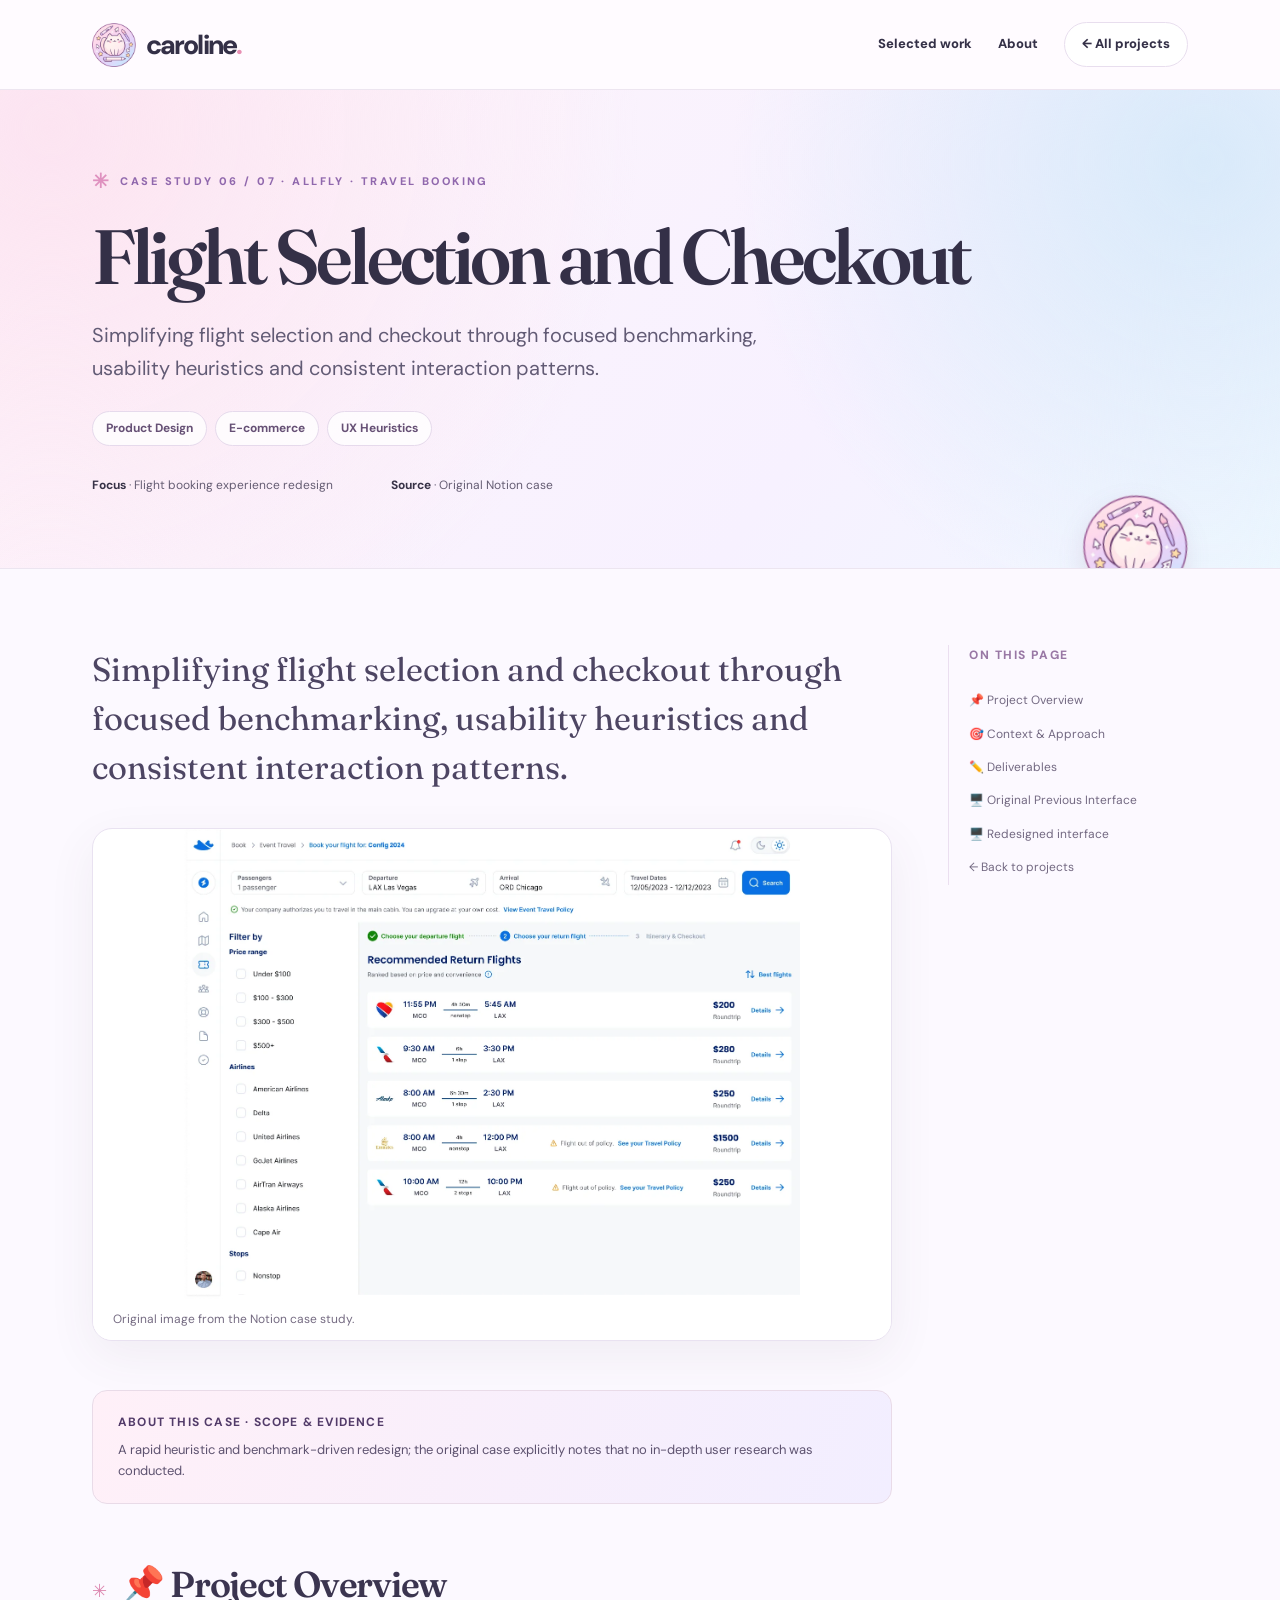
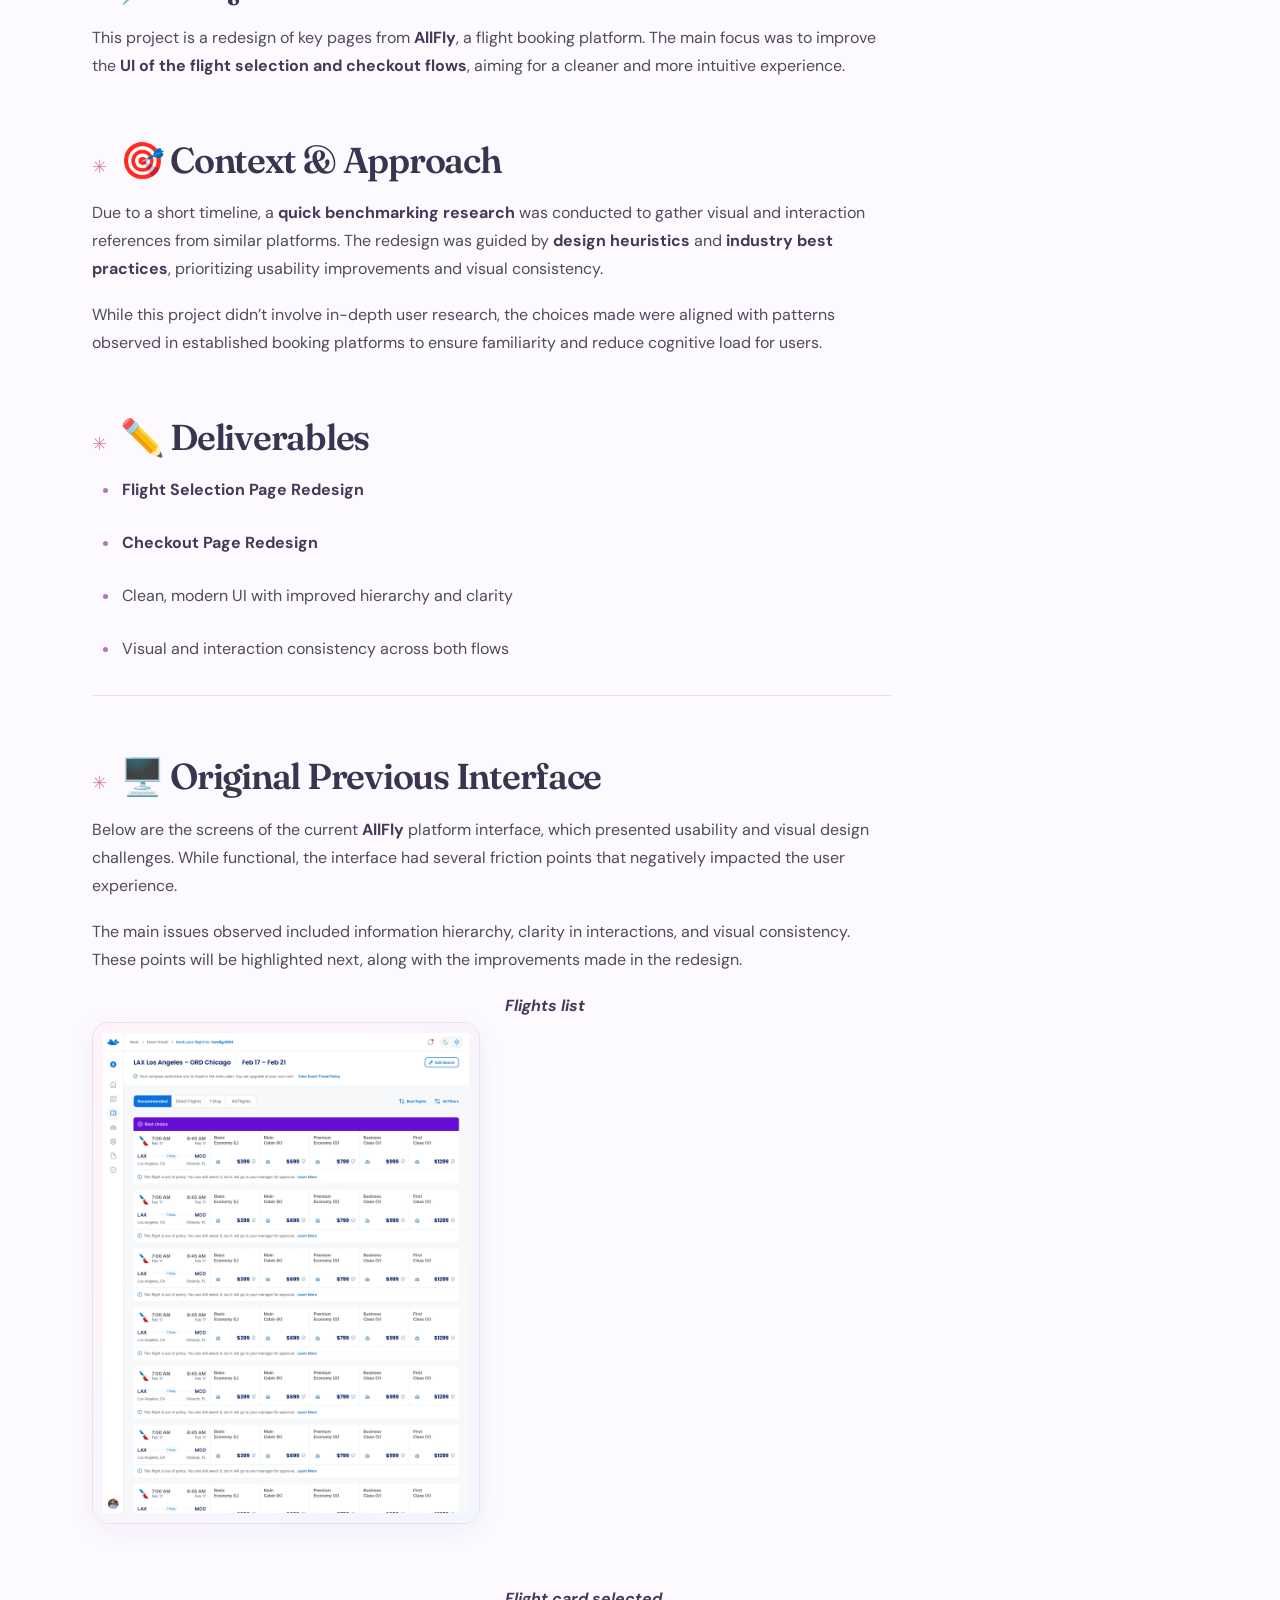
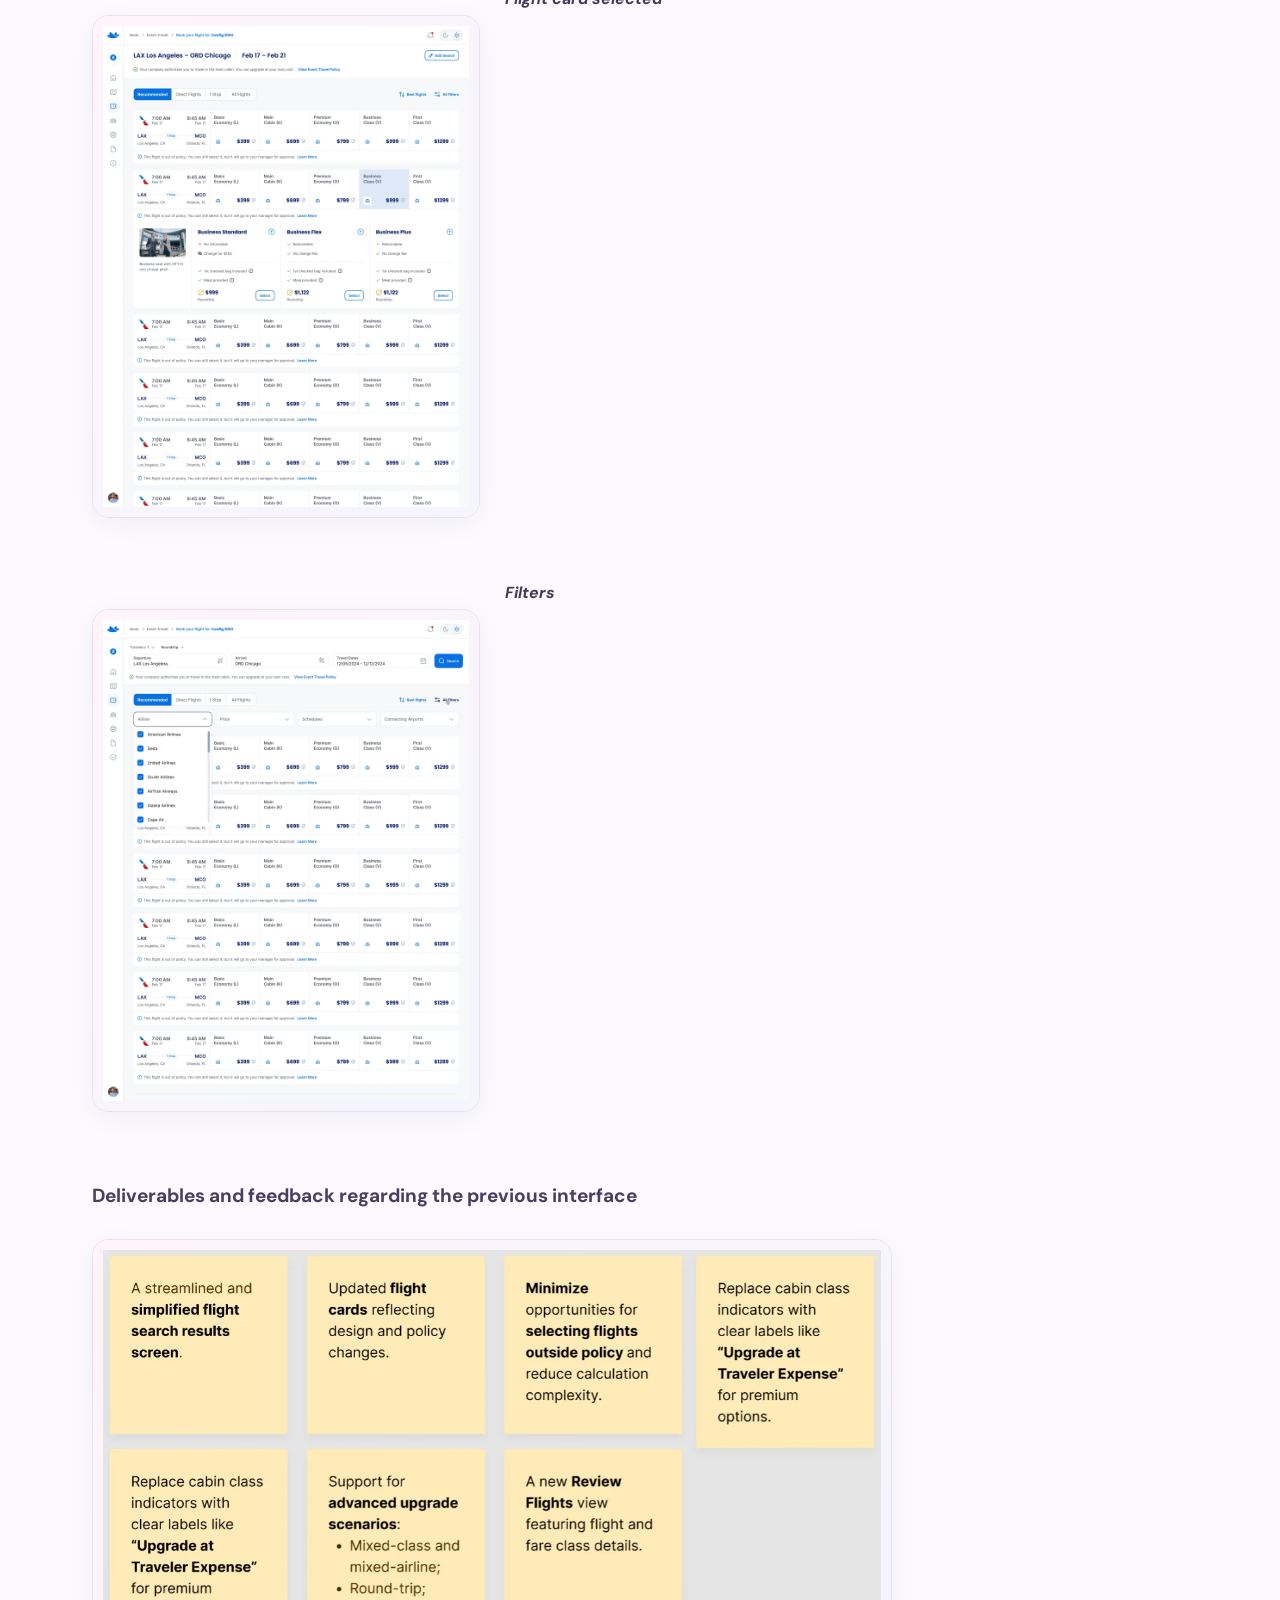
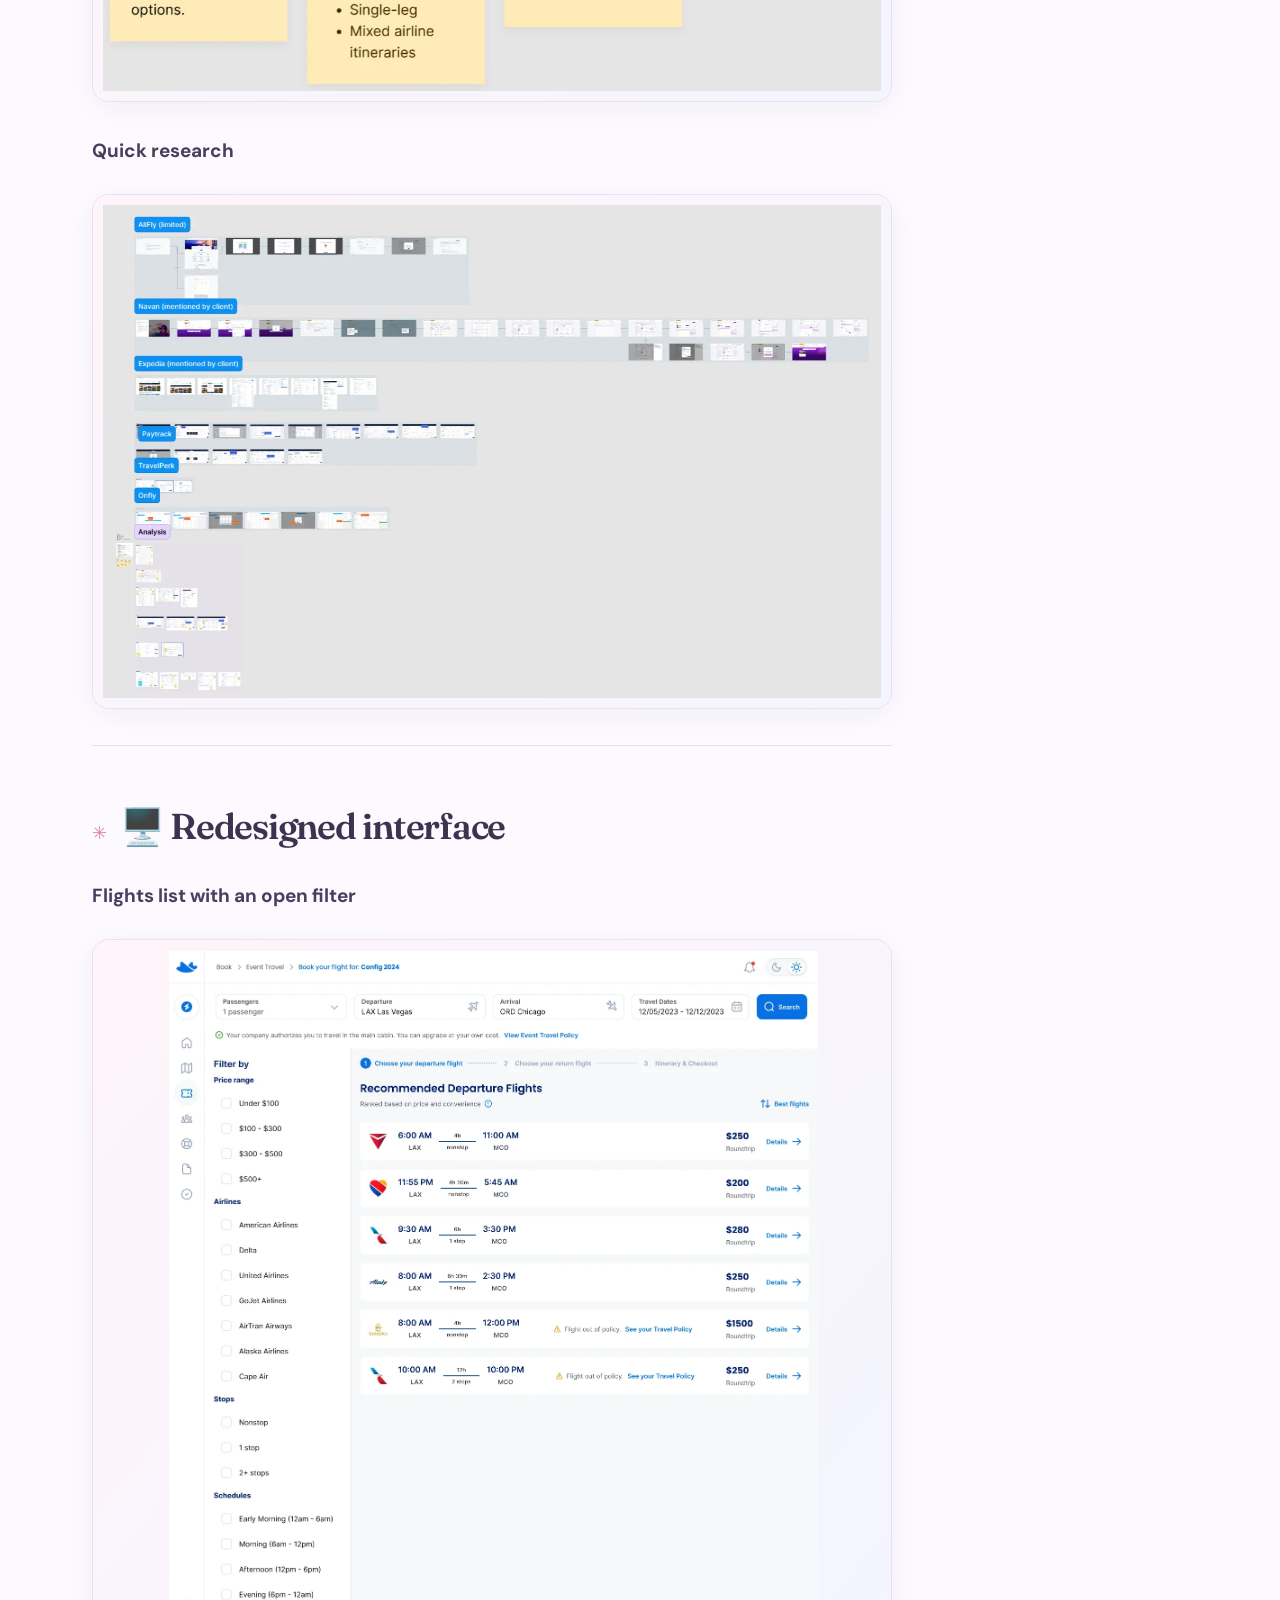
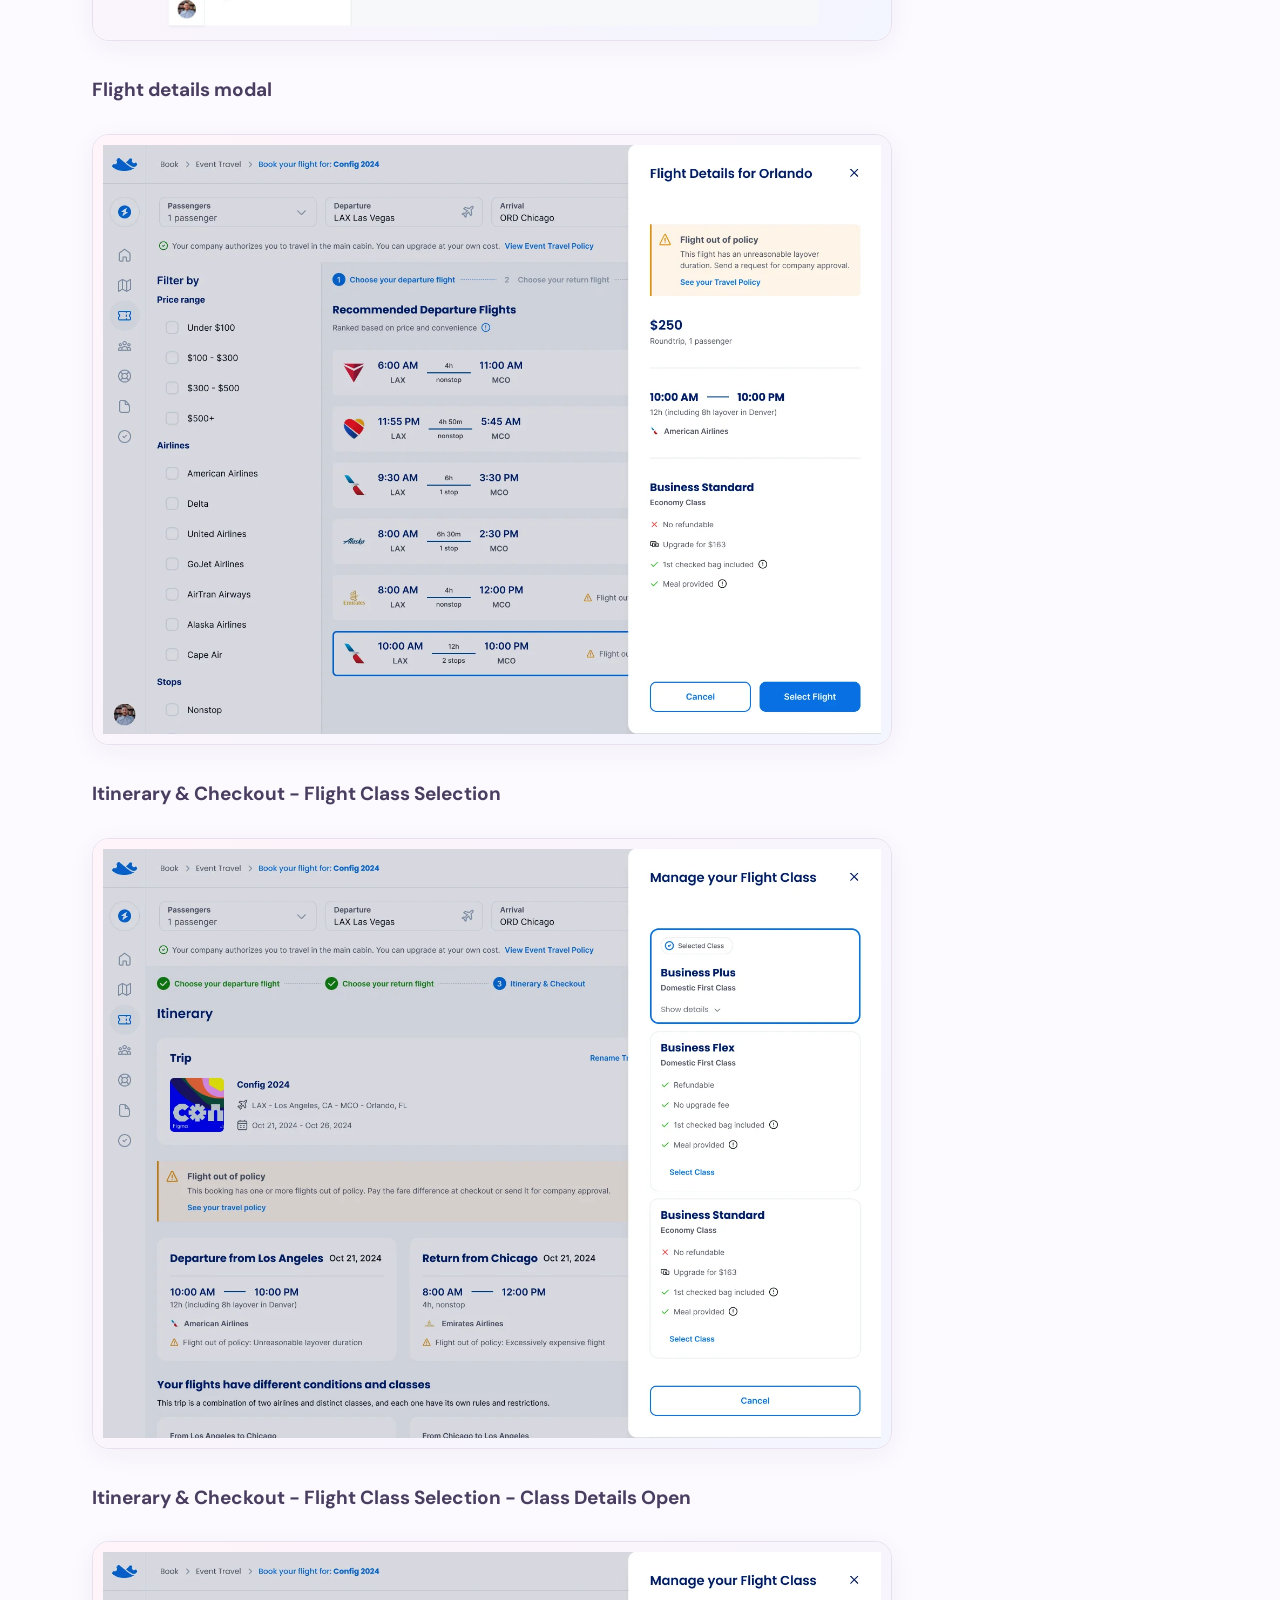
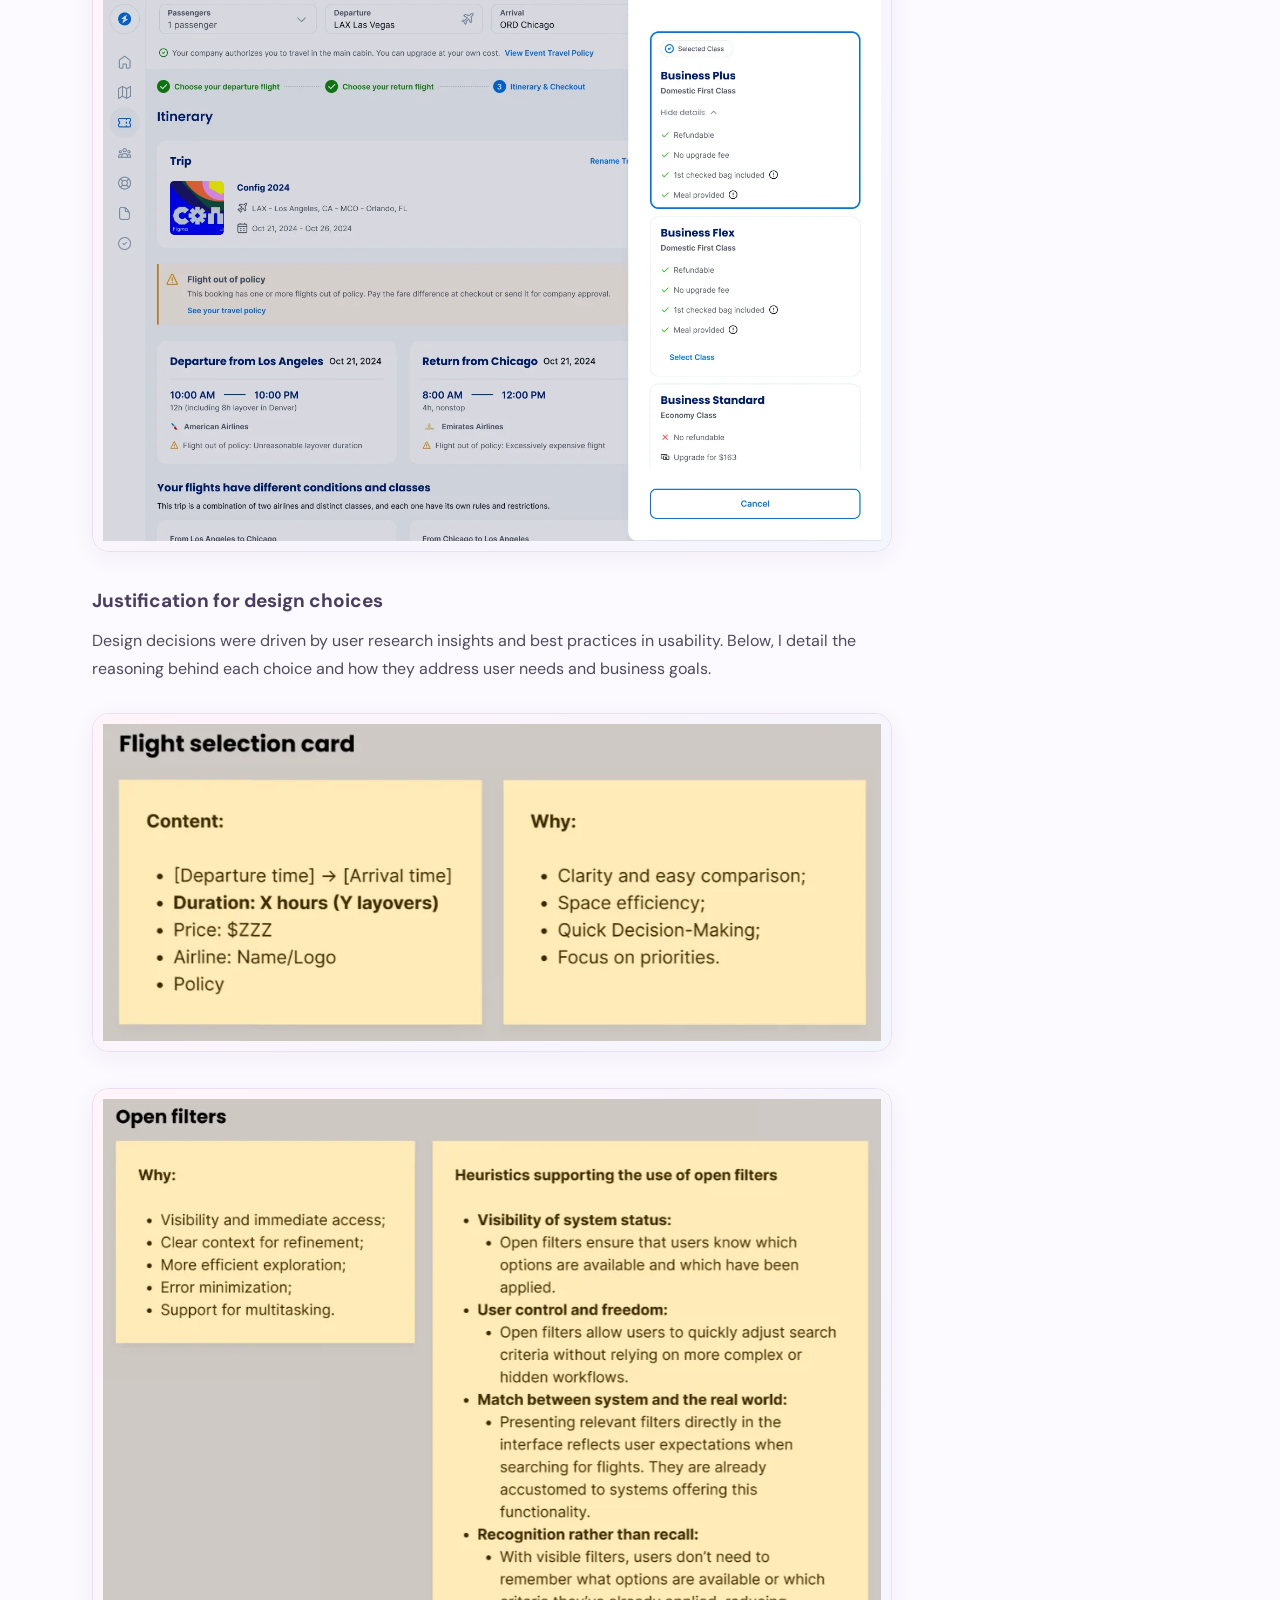
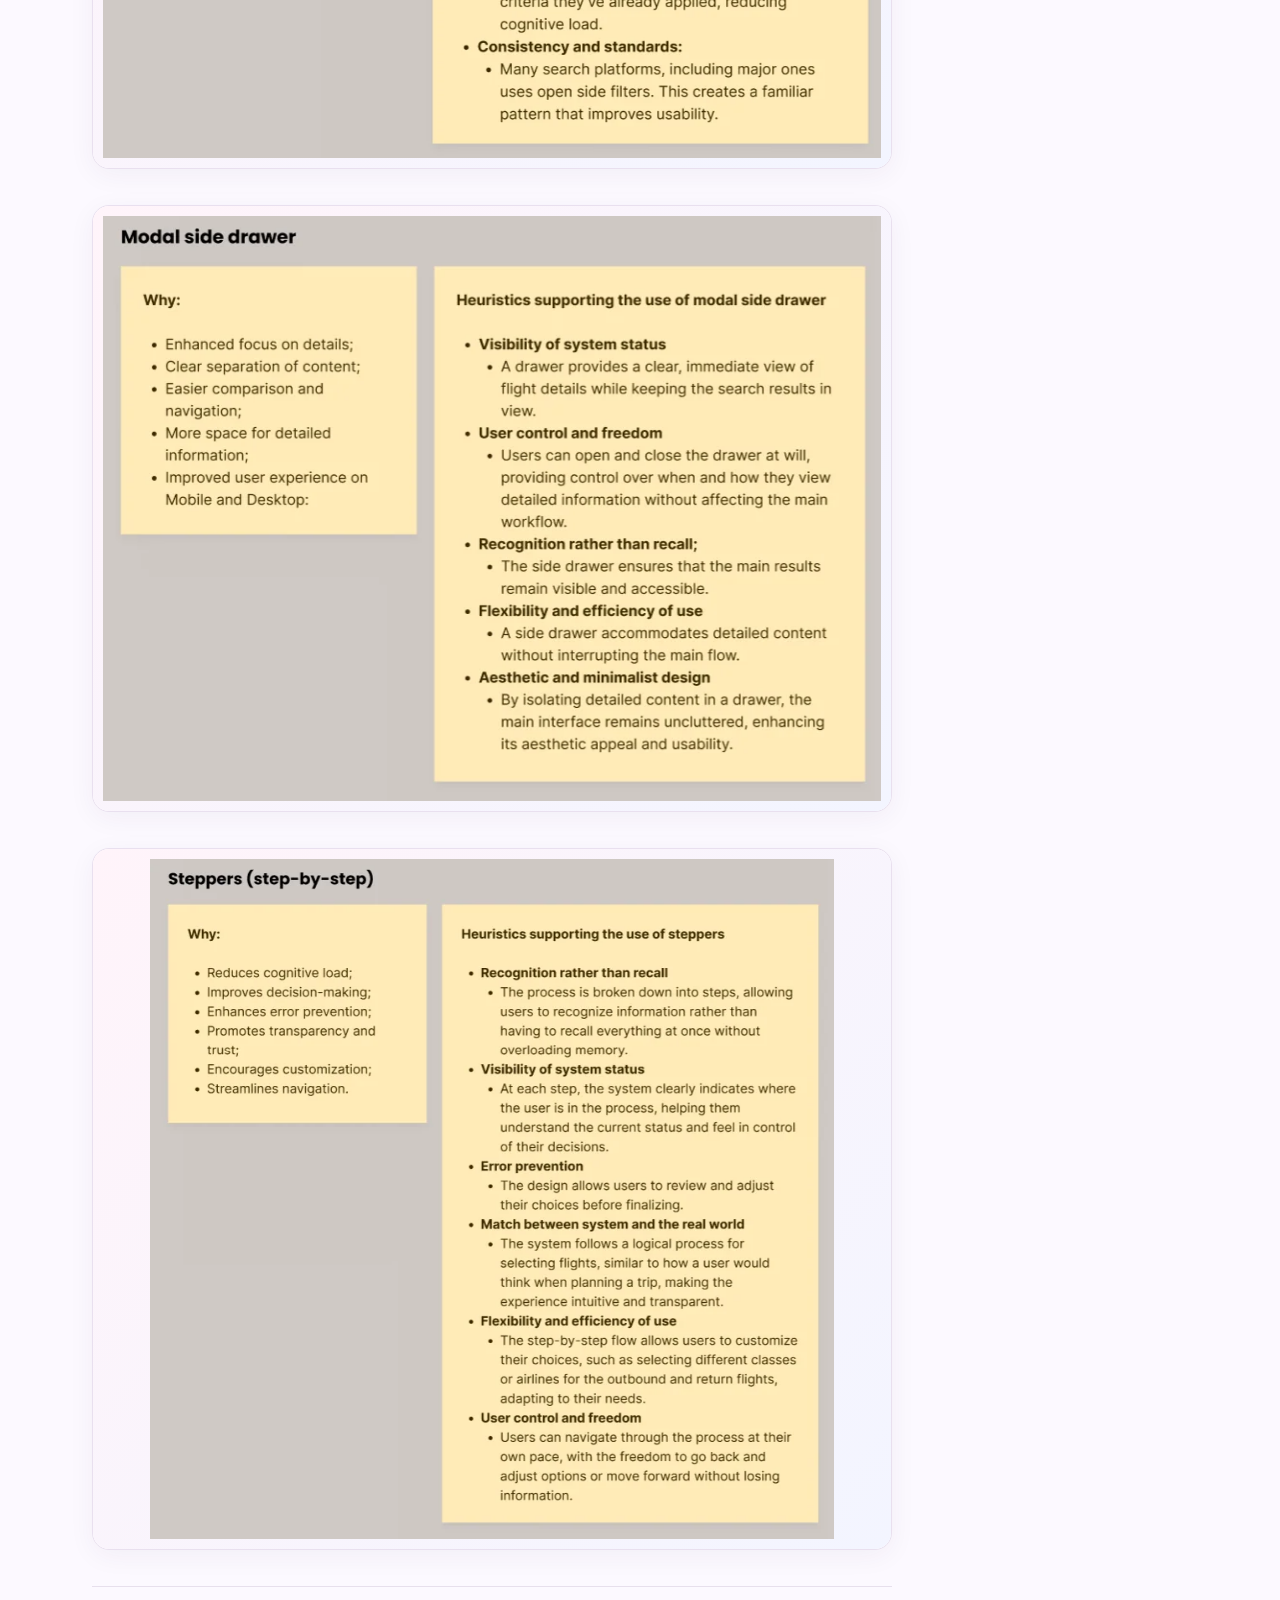
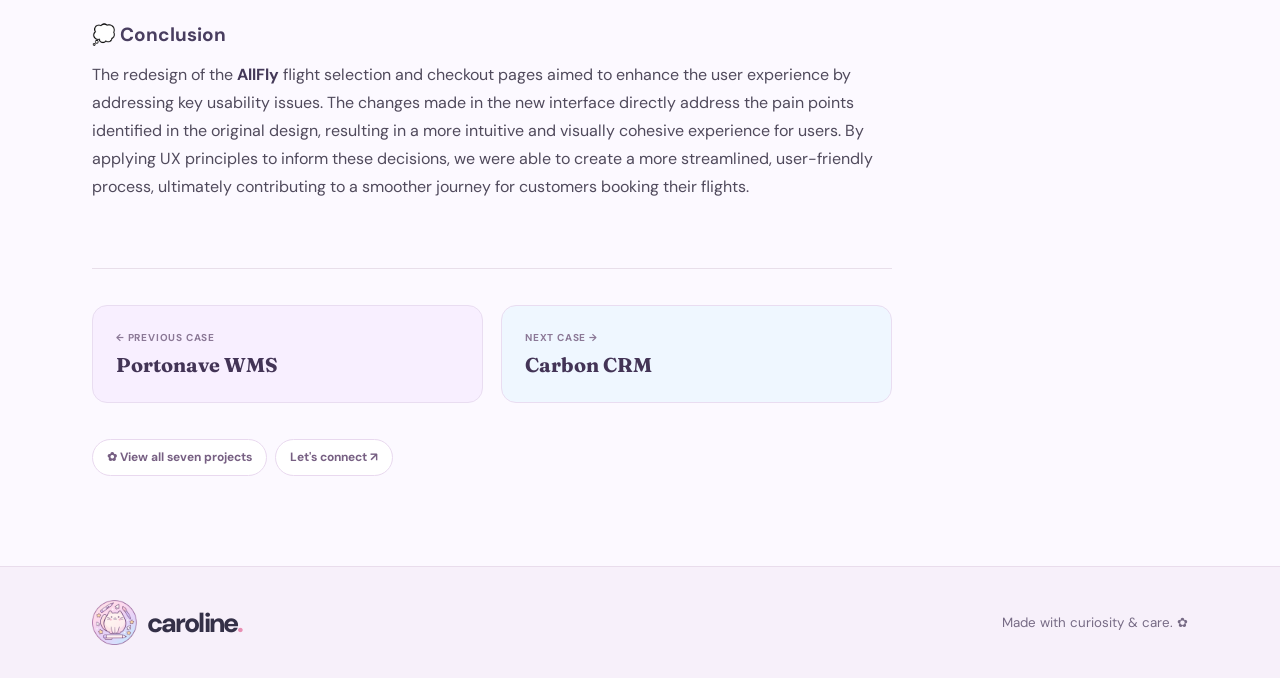
<file: cases/allfly-checkout/index.html>
<!doctype html><html lang="en"><head><meta charset="utf-8"><meta name="viewport" content="width=device-width,initial-scale=1"><meta name="theme-color" content="#fcf9ff"><title>AllFly · Flight &amp; Checkout · Caroline Pierozan</title><meta name="description" content="Simplifying flight selection and checkout through focused benchmarking, usability heuristics and consistent interaction patterns."><meta property="og:type" content="article"><meta property="og:title" content="Flight Selection and Checkout · Caroline Pierozan"><meta property="og:description" content="Simplifying flight selection and checkout through focused benchmarking, usability heuristics and consistent interaction patterns."><link rel="icon" href="../../assets/gatinho-designer.svg" type="image/svg+xml"><link rel="preconnect" href="https://fonts.googleapis.com"><link rel="preconnect" href="https://fonts.gstatic.com" crossorigin><link href="https://fonts.googleapis.com/css2?family=DM+Sans:wght@400;500;600;700;800&family=Fraunces:opsz,wght,SOFT,WONK@9..144,400,70,1;9..144,500,70,1;9..144,600,70,1&display=swap" rel="stylesheet"><link rel="stylesheet" href="../case.css"><script src="../case.js" defer></script></head>
<body><a class="skip" href="#case-main">Skip to project content</a><header class="header"><div class="wrap"><a class="logo" href="../../index.html" aria-label="Caroline Pierozan homepage"><img src="../../assets/gatinho-designer.svg" alt=""><span>caroline<i>.</i></span></a><nav class="nav" aria-label="Navigation"><a href="../../index.html#work">Selected work</a><a href="../../index.html#about">About</a><a class="go-back" href="../../index.html#work">← All projects</a></nav></div></header>
<main id="case-main"><section class="hero"><div class="wrap"><span class="eyebrow">Case study 06 / 07 · AllFly · Travel booking</span><h1>Flight Selection and Checkout</h1><p>Simplifying flight selection and checkout through focused benchmarking, usability heuristics and consistent interaction patterns.</p><div class="chips"><span class="chip">Product Design</span><span class="chip">E-commerce</span><span class="chip">UX Heuristics</span></div><div class="meta"><span><strong>Focus</strong> · Flight booking experience redesign</span><span><strong>Source</strong> · Original Notion case</span></div><img src="../../assets/gatinho-designer.svg" class="hero-badge" aria-hidden="true" alt=""></div></section>
<div class="wrap layout"><article class="story"><p class="case-intro">Simplifying flight selection and checkout through focused benchmarking, usability heuristics and consistent interaction patterns.</p><figure class="case-hero-image"><img src="../../media/70-ddc2c2.webp" alt="Flight Selection and Checkout visual from the original portfolio" decoding="async" fetchpriority="high"><figcaption>Original image from the Notion case study.</figcaption></figure><div class="context-note"><strong>About this case · scope & evidence</strong><p>A rapid heuristic and benchmark-driven redesign; the original case explicitly notes that no in-depth user research was conducted.</p></div><div class="case-body"><h2 id="project-overview">📌 Project Overview</h2>
<p>This project is a redesign of key pages from <strong>AllFly</strong>, a flight booking platform. The main focus was to improve the <strong>UI of the flight selection and checkout flows</strong>, aiming for a cleaner and more intuitive experience.</p>
<h2 id="context-approach">🎯 Context &amp; Approach</h2>
<p>Due to a short timeline, a <strong>quick benchmarking research</strong> was conducted to gather visual and interaction references from similar platforms. The redesign was guided by <strong>design heuristics</strong> and <strong>industry best practices</strong>, prioritizing usability improvements and visual consistency.</p>
<p>While this project didn’t involve in-depth user research, the choices made were aligned with patterns observed in established booking platforms to ensure familiarity and reduce cognitive load for users.</p>
<h2 id="deliverables">✏️ Deliverables</h2>
<ul><li><strong>Flight Selection Page Redesign</strong></li></ul>
<ul><li><strong>Checkout Page Redesign</strong></li></ul>
<ul><li>Clean, modern UI with improved hierarchy and clarity</li></ul>
<ul><li>Visual and interaction consistency across both flows</li></ul>

<hr class="case-divider">
<h2 id="original-previous-interface">🖥️ Original Previous Interface</h2>
<p>Below are the screens of the current <strong>AllFly</strong> platform interface, which presented usability and visual design challenges. While functional, the interface had several friction points that negatively impacted the user experience.</p>
<p>The main issues observed included information hierarchy, clarity in interactions, and visual consistency. These points will be highlighted next, along with the improvements made in the redesign.</p>
<div class="case-columns"><figure class="case-figure"><a class="figure-link" href="../../media/57-e20bb9.webp" data-lightbox="true" aria-label="Expand image: Flight Selection and Checkout — project documentation"><img src="../../media/57-e20bb9.webp" alt="Flight Selection and Checkout — project documentation" loading="lazy" decoding="async"></a></figure><p><em><strong>Flights list</strong></em></p><figure class="case-figure"><a class="figure-link" href="../../media/58-2a3721.webp" data-lightbox="true" aria-label="Expand image: Flight Selection and Checkout — project documentation"><img src="../../media/58-2a3721.webp" alt="Flight Selection and Checkout — project documentation" loading="lazy" decoding="async"></a></figure><p><em><strong>Flight card selected</strong></em></p><figure class="case-figure"><a class="figure-link" href="../../media/59-9cbc24.webp" data-lightbox="true" aria-label="Expand image: Flight Selection and Checkout — project documentation"><img src="../../media/59-9cbc24.webp" alt="Flight Selection and Checkout — project documentation" loading="lazy" decoding="async"></a></figure><p><em><strong>Filters</strong></em></p></div>
<h3 id="deliverables-and-feedback-regarding-the-previous-int">Deliverables and feedback regarding the previous interface</h3>
<figure class="case-figure"><a class="figure-link" href="../../media/60-282609.webp" data-lightbox="true" aria-label="Expand image: Flight Selection and Checkout — project documentation"><img src="../../media/60-282609.webp" alt="Flight Selection and Checkout — project documentation" loading="lazy" decoding="async"></a></figure>

<h3 id="quick-research">Quick research</h3>
<figure class="case-figure"><a class="figure-link" href="../../media/61-3f4c92.webp" data-lightbox="true" aria-label="Expand image: Flight Selection and Checkout — project documentation"><img src="../../media/61-3f4c92.webp" alt="Flight Selection and Checkout — project documentation" loading="lazy" decoding="async"></a></figure>

<hr class="case-divider">
<h2 id="redesigned-interface">🖥️ Redesigned interface</h2>
<h3 id="flights-list-with-an-open-filter">Flights list with an open filter</h3>
<figure class="case-figure"><a class="figure-link" href="../../media/62-aa727d.webp" data-lightbox="true" aria-label="Expand image: Flight Selection and Checkout — project documentation"><img src="../../media/62-aa727d.webp" alt="Flight Selection and Checkout — project documentation" loading="lazy" decoding="async"></a></figure>

<h3 id="flight-details-modal">Flight details modal</h3>
<figure class="case-figure"><a class="figure-link" href="../../media/63-bf22a8.webp" data-lightbox="true" aria-label="Expand image: Flight Selection and Checkout — project documentation"><img src="../../media/63-bf22a8.webp" alt="Flight Selection and Checkout — project documentation" loading="lazy" decoding="async"></a></figure>

<h3 id="itinerary-checkout-flight-class-selection">Itinerary &amp; Checkout - Flight Class Selection</h3>
<figure class="case-figure"><a class="figure-link" href="../../media/64-42d7e5.webp" data-lightbox="true" aria-label="Expand image: Flight Selection and Checkout — project documentation"><img src="../../media/64-42d7e5.webp" alt="Flight Selection and Checkout — project documentation" loading="lazy" decoding="async"></a></figure>

<h3 id="itinerary-checkout-flight-class-selection-class-deta">Itinerary &amp; Checkout - Flight Class Selection - Class Details Open</h3>
<figure class="case-figure"><a class="figure-link" href="../../media/65-7673be.webp" data-lightbox="true" aria-label="Expand image: Flight Selection and Checkout — project documentation"><img src="../../media/65-7673be.webp" alt="Flight Selection and Checkout — project documentation" loading="lazy" decoding="async"></a></figure>

<h3 id="justification-for-design-choices">Justification for design choices</h3>
<p>Design decisions were driven by user research insights and best practices in usability. Below, I detail the reasoning behind each choice and how they address user needs and business goals.</p>

<figure class="case-figure"><a class="figure-link" href="../../media/66-daa857.webp" data-lightbox="true" aria-label="Expand image: Flight Selection and Checkout — project documentation"><img src="../../media/66-daa857.webp" alt="Flight Selection and Checkout — project documentation" loading="lazy" decoding="async"></a></figure>
<figure class="case-figure"><a class="figure-link" href="../../media/67-5d8c00.webp" data-lightbox="true" aria-label="Expand image: Flight Selection and Checkout — project documentation"><img src="../../media/67-5d8c00.webp" alt="Flight Selection and Checkout — project documentation" loading="lazy" decoding="async"></a></figure>
<figure class="case-figure"><a class="figure-link" href="../../media/68-5acaf8.webp" data-lightbox="true" aria-label="Expand image: Flight Selection and Checkout — project documentation"><img src="../../media/68-5acaf8.webp" alt="Flight Selection and Checkout — project documentation" loading="lazy" decoding="async"></a></figure>
<figure class="case-figure"><a class="figure-link" href="../../media/69-06cc8b.webp" data-lightbox="true" aria-label="Expand image: Flight Selection and Checkout — project documentation"><img src="../../media/69-06cc8b.webp" alt="Flight Selection and Checkout — project documentation" loading="lazy" decoding="async"></a></figure>

<hr class="case-divider">
<h3 id="conclusion">💭 Conclusion</h3>
<p>The redesign of the <strong>AllFly</strong> flight selection and checkout pages aimed to enhance the user experience by addressing key usability issues. The changes made in the new interface directly address the pain points identified in the original design, resulting in a more intuitive and visually cohesive experience for users. By applying UX principles to inform these decisions, we were able to create a more streamlined, user-friendly process, ultimately contributing to a smoother journey for customers booking their flights.</p>

</div><div class="case-ending"><a href="../wms-port/"><small>← Previous case</small><strong>Portonave WMS</strong></a><a href="../carbon-crm/"><small>Next case →</small><strong>Carbon CRM</strong></a></div><nav class="project-index" aria-label="Other project links"><a href="../../index.html#work">✿ View all seven projects</a><a href="https://www.linkedin.com/in/caroline-pierozan/" target="_blank" rel="noopener noreferrer">Let's connect ↗</a></nav></article><aside class="toc" aria-label="On this page"><div class="toc-inner"><p class="toc-title">On this page</p><a href="#project-overview">📌 Project Overview</a><a href="#context-approach">🎯 Context &amp; Approach</a><a href="#deliverables">✏️ Deliverables</a><a href="#original-previous-interface">🖥️ Original Previous Interface</a><a href="#redesigned-interface">🖥️ Redesigned interface</a><a href="../../index.html#work">← Back to projects</a></div></aside></div></main><footer class="footer"><div class="wrap"><a class="logo" href="../../index.html"><img src="../../assets/gatinho-designer.svg" alt=""><span>caroline<i>.</i></span></a><small>Made with curiosity & care. ✿</small></div></footer><dialog id="imageLightbox" class="lightbox" aria-label="Expanded project image"><button type="button" class="lightbox-close">Close ✕</button><img alt=""></dialog></body></html>
</file>
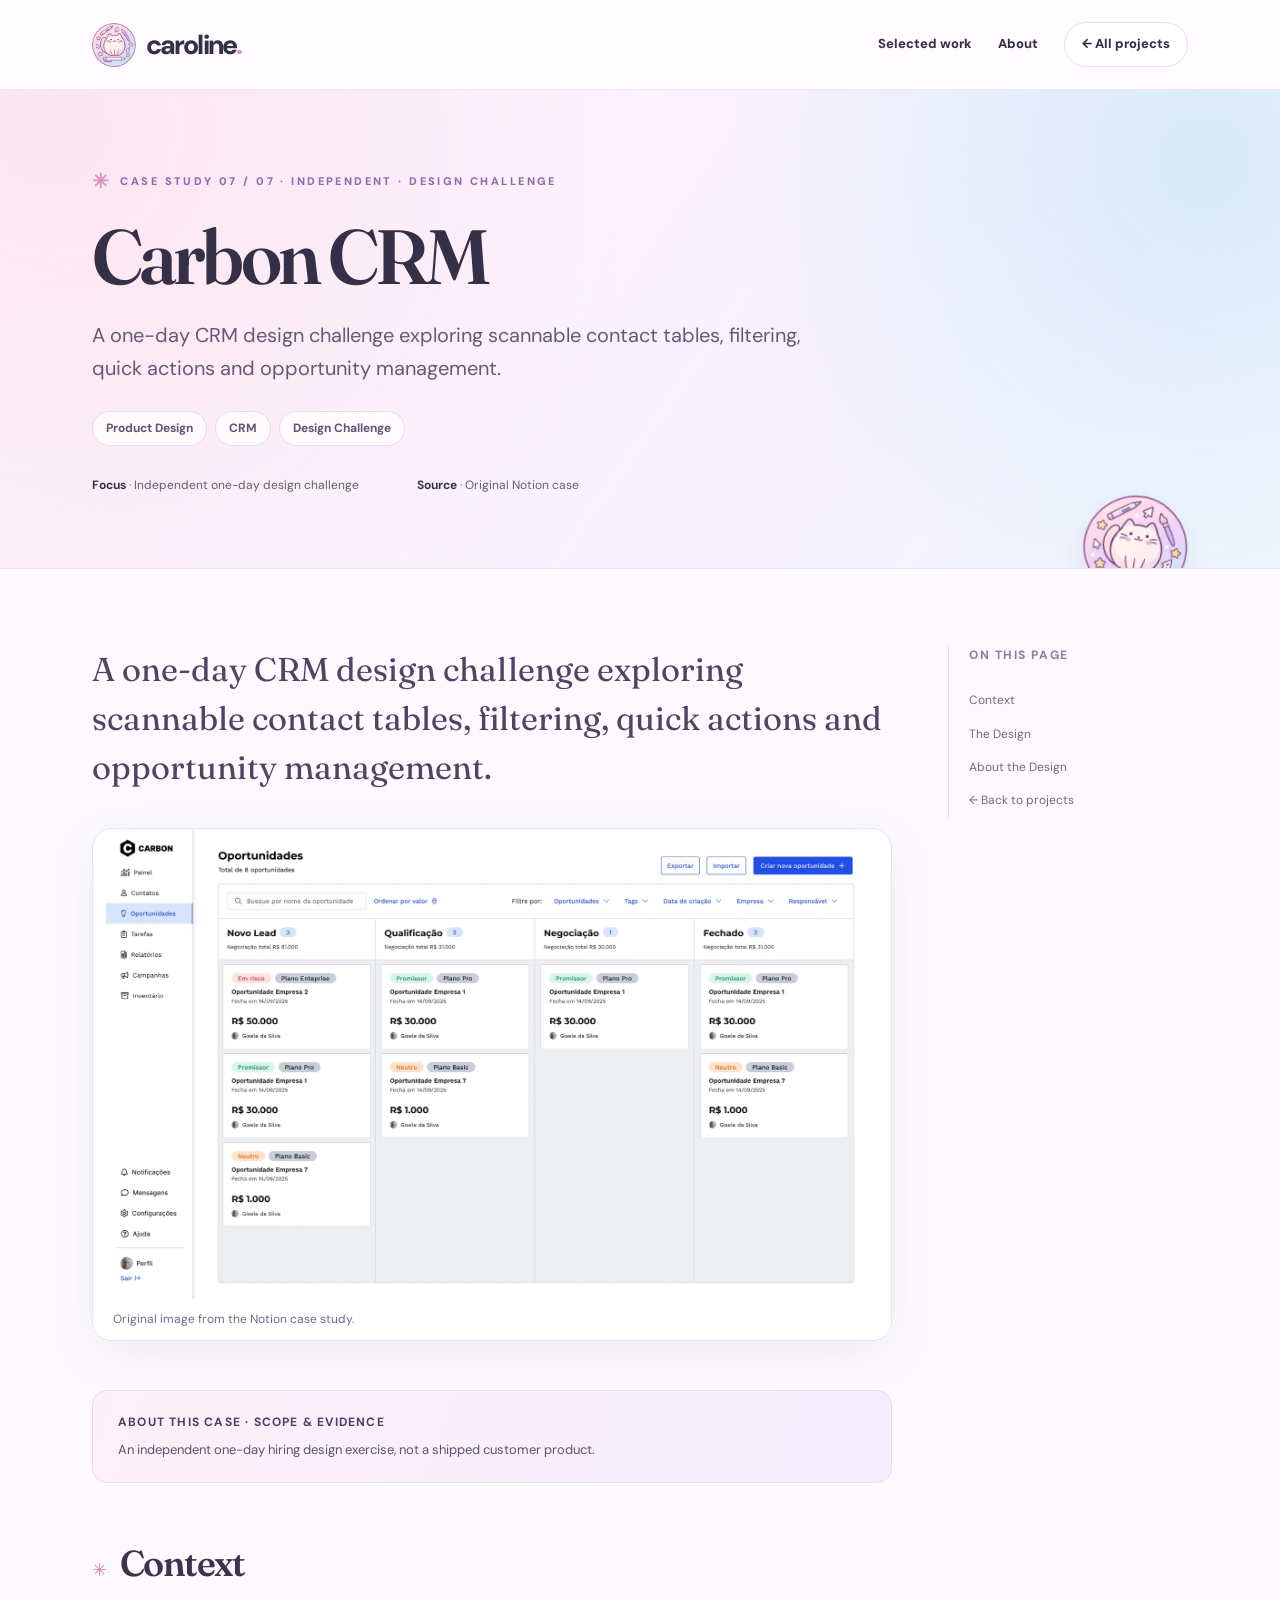
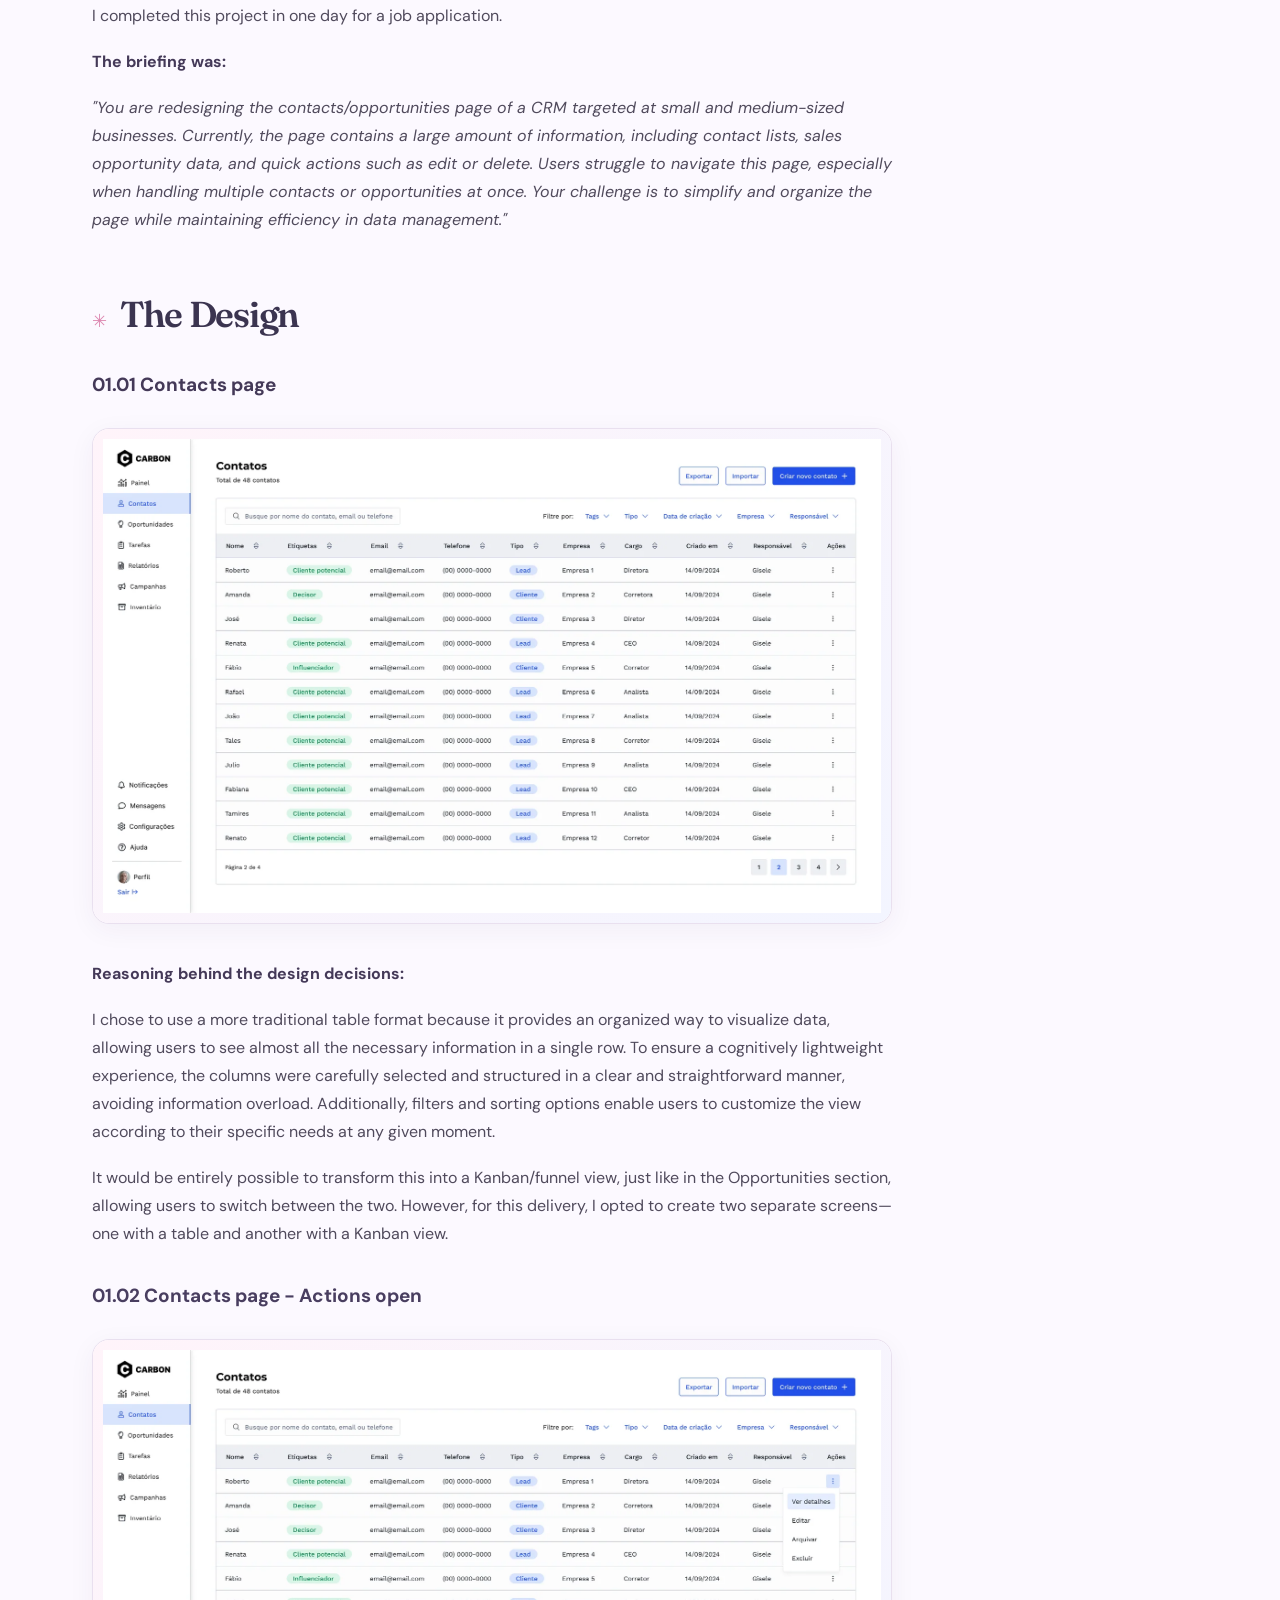
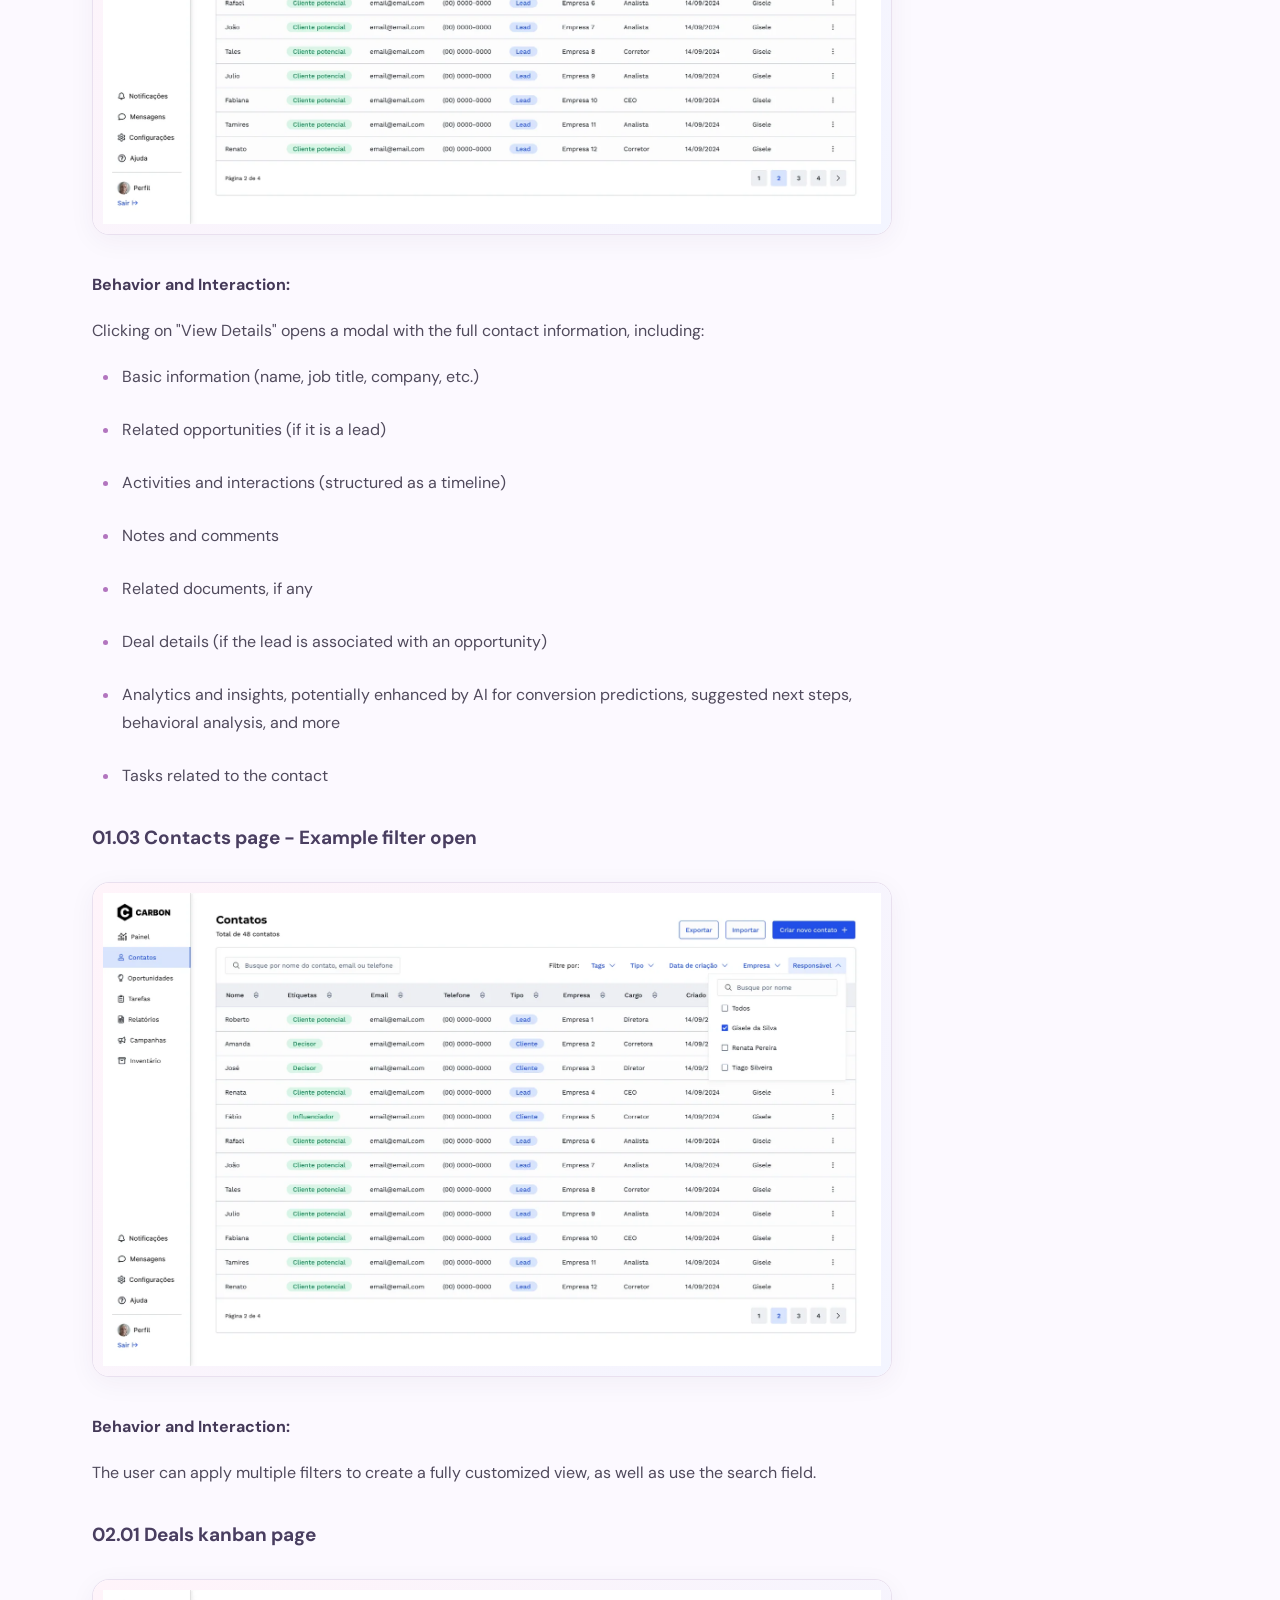
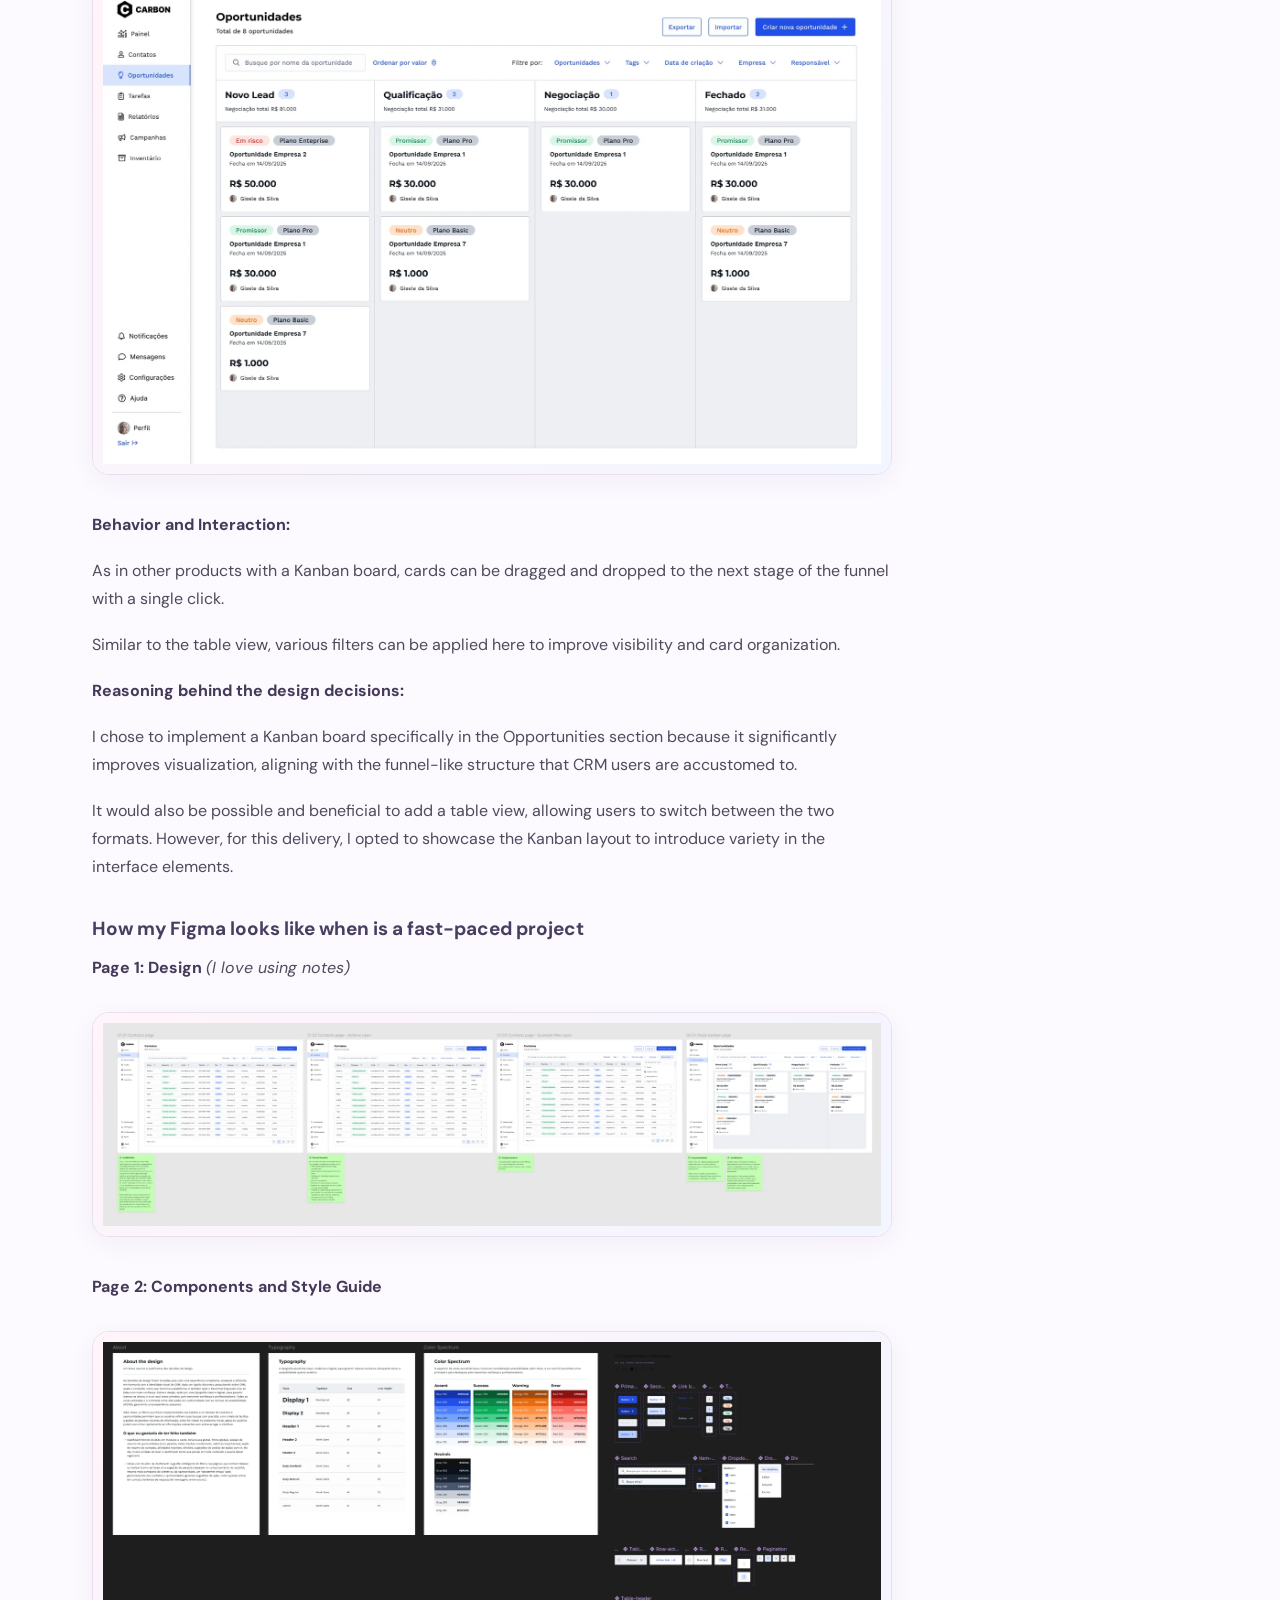
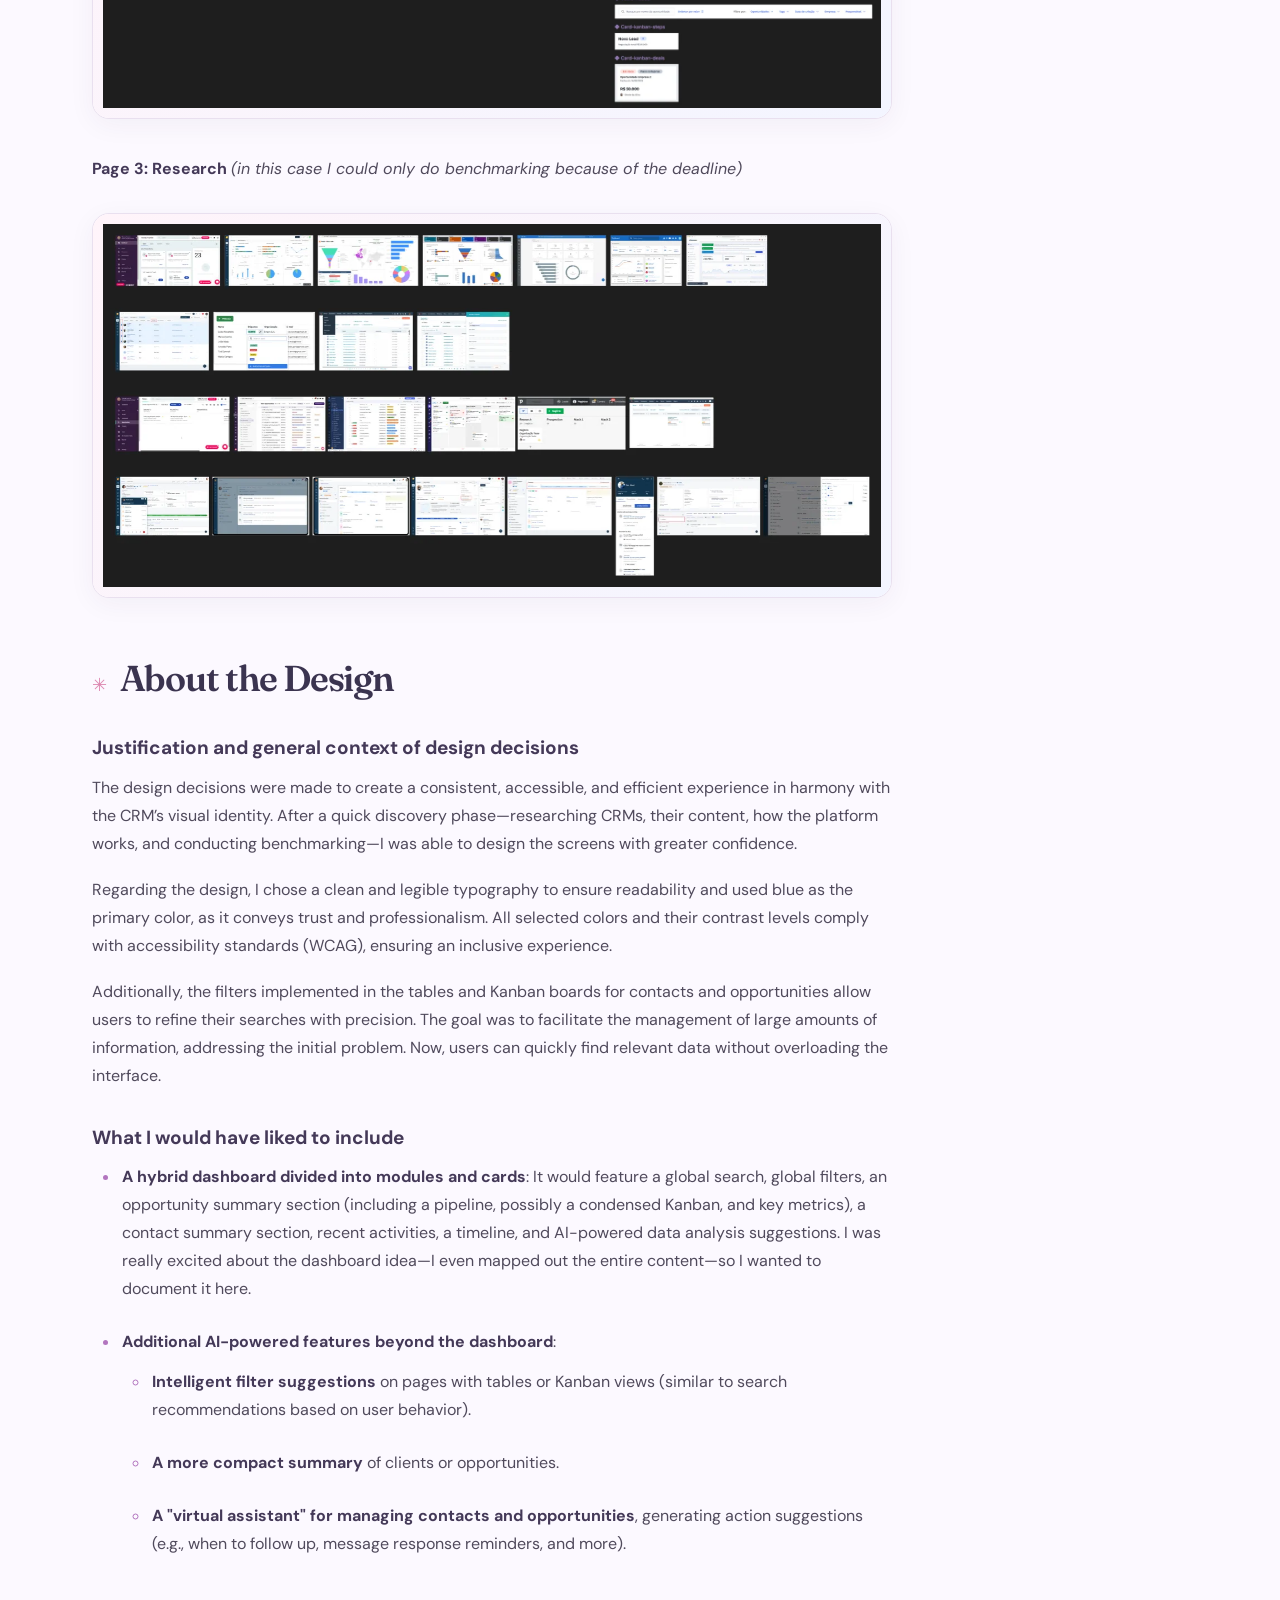
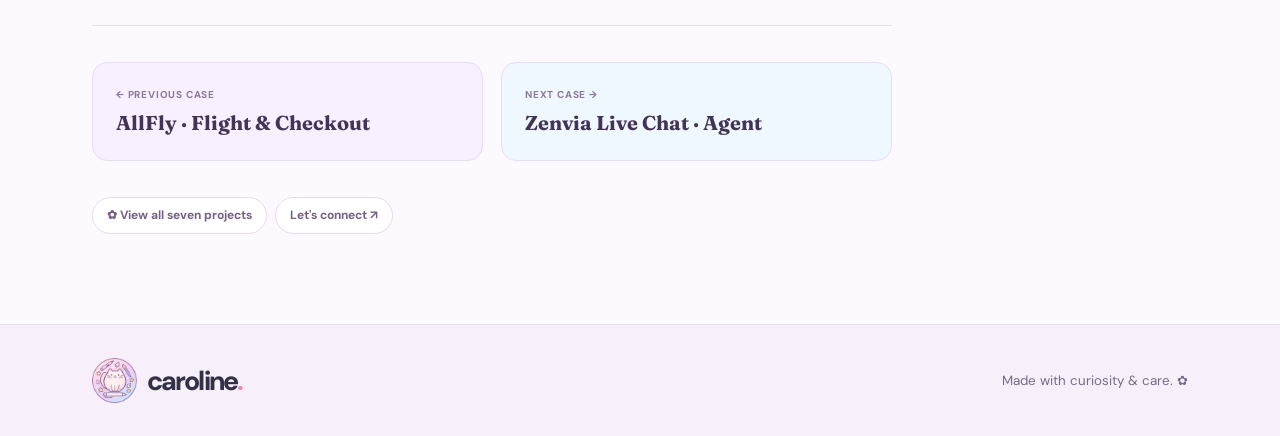
<file: cases/carbon-crm/index.html>
<!doctype html><html lang="en"><head><meta charset="utf-8"><meta name="viewport" content="width=device-width,initial-scale=1"><meta name="theme-color" content="#fcf9ff"><title>Carbon CRM · Caroline Pierozan</title><meta name="description" content="A one-day CRM design challenge exploring scannable contact tables, filtering, quick actions and opportunity management."><meta property="og:type" content="article"><meta property="og:title" content="Carbon CRM · Caroline Pierozan"><meta property="og:description" content="A one-day CRM design challenge exploring scannable contact tables, filtering, quick actions and opportunity management."><link rel="icon" href="../../assets/gatinho-designer.svg" type="image/svg+xml"><link rel="preconnect" href="https://fonts.googleapis.com"><link rel="preconnect" href="https://fonts.gstatic.com" crossorigin><link href="https://fonts.googleapis.com/css2?family=DM+Sans:wght@400;500;600;700;800&family=Fraunces:opsz,wght,SOFT,WONK@9..144,400,70,1;9..144,500,70,1;9..144,600,70,1&display=swap" rel="stylesheet"><link rel="stylesheet" href="../case.css"><script src="../case.js" defer></script></head>
<body><a class="skip" href="#case-main">Skip to project content</a><header class="header"><div class="wrap"><a class="logo" href="../../index.html" aria-label="Caroline Pierozan homepage"><img src="../../assets/gatinho-designer.svg" alt=""><span>caroline<i>.</i></span></a><nav class="nav" aria-label="Navigation"><a href="../../index.html#work">Selected work</a><a href="../../index.html#about">About</a><a class="go-back" href="../../index.html#work">← All projects</a></nav></div></header>
<main id="case-main"><section class="hero"><div class="wrap"><span class="eyebrow">Case study 07 / 07 · Independent · Design challenge</span><h1>Carbon CRM</h1><p>A one-day CRM design challenge exploring scannable contact tables, filtering, quick actions and opportunity management.</p><div class="chips"><span class="chip">Product Design</span><span class="chip">CRM</span><span class="chip">Design Challenge</span></div><div class="meta"><span><strong>Focus</strong> · Independent one-day design challenge</span><span><strong>Source</strong> · Original Notion case</span></div><img src="../../assets/gatinho-designer.svg" class="hero-badge" aria-hidden="true" alt=""></div></section>
<div class="wrap layout"><article class="story"><p class="case-intro">A one-day CRM design challenge exploring scannable contact tables, filtering, quick actions and opportunity management.</p><figure class="case-hero-image"><img src="../../media/47-a2b16f.webp" alt="Carbon CRM visual from the original portfolio" decoding="async" fetchpriority="high"><figcaption>Original image from the Notion case study.</figcaption></figure><div class="context-note"><strong>About this case · scope & evidence</strong><p>An independent one-day hiring design exercise, not a shipped customer product.</p></div><div class="case-body"><h2 id="context">Context</h2>
<p>I completed this project in one day for a job application.</p>

<p><strong>The briefing was:</strong></p>
<p><em>&quot;You are redesigning the contacts/opportunities page of a CRM targeted at small and medium-sized businesses. Currently, the page contains a large amount of information, including contact lists, sales opportunity data, and quick actions such as edit or delete. Users struggle to navigate this page, especially when handling multiple contacts or opportunities at once. Your challenge is to simplify and organize the page while maintaining efficiency in data management.&quot;</em></p>

<h2 id="the-design">The Design</h2>
<h3 id="01-01-contacts-page"><strong>01.01 Contacts page</strong></h3>
<figure class="case-figure"><a class="figure-link" href="../../media/44-f78313.webp" data-lightbox="true" aria-label="Expand image: Carbon CRM — project documentation"><img src="../../media/44-f78313.webp" alt="Carbon CRM — project documentation" loading="lazy" decoding="async"></a></figure>
<p><strong>Reasoning behind the design decisions:</strong></p>
<p>I chose to use a more traditional table format because it provides an organized way to visualize data, allowing users to see almost all the necessary information in a single row. To ensure a cognitively lightweight experience, the columns were carefully selected and structured in a clear and straightforward manner, avoiding information overload. Additionally, filters and sorting options enable users to customize the view according to their specific needs at any given moment.</p>
<p>It would be entirely possible to transform this into a Kanban/funnel view, just like in the Opportunities section, allowing users to switch between the two. However, for this delivery, I opted to create two separate screens—one with a table and another with a Kanban view.</p>


<h3 id="01-02-contacts-page-actions-open">01.02 Contacts page - Actions open</h3>
<figure class="case-figure"><a class="figure-link" href="../../media/45-d294b9.webp" data-lightbox="true" aria-label="Expand image: Carbon CRM — project documentation"><img src="../../media/45-d294b9.webp" alt="Carbon CRM — project documentation" loading="lazy" decoding="async"></a></figure>
<p><strong>Behavior and Interaction:</strong></p>
<p>Clicking on &quot;View Details&quot; opens a modal with the full contact information, including:</p>
<ul><li>Basic information (name, job title, company, etc.)</li></ul>
<ul><li>Related opportunities (if it is a lead)</li></ul>
<ul><li>Activities and interactions (structured as a timeline)</li></ul>
<ul><li>Notes and comments</li></ul>
<ul><li>Related documents, if any</li></ul>
<ul><li>Deal details (if the lead is associated with an opportunity)</li></ul>
<ul><li>Analytics and insights, potentially enhanced by AI for conversion predictions, suggested next steps, behavioral analysis, and more</li></ul>
<ul><li>Tasks related to the contact</li></ul>


<h3 id="01-03-contacts-page-example-filter-open">01.03 Contacts page - Example filter open</h3>
<figure class="case-figure"><a class="figure-link" href="../../media/46-1c3f17.webp" data-lightbox="true" aria-label="Expand image: Carbon CRM — project documentation"><img src="../../media/46-1c3f17.webp" alt="Carbon CRM — project documentation" loading="lazy" decoding="async"></a></figure>
<p><strong>Behavior and Interaction:</strong></p>
<p>The user can apply multiple filters to create a fully customized view, as well as use the search field.</p>


<h3 id="02-01-deals-kanban-page">02.01 Deals kanban page</h3>
<figure class="case-figure"><a class="figure-link" href="../../media/47-a2b16f.webp" data-lightbox="true" aria-label="Expand image: Carbon CRM — project documentation"><img src="../../media/47-a2b16f.webp" alt="Carbon CRM — project documentation" loading="lazy" decoding="async"></a></figure>
<p><strong>Behavior and Interaction:</strong></p>
<p>As in other products with a Kanban board, cards can be dragged and dropped to the next stage of the funnel with a single click.</p>
<p>Similar to the table view, various filters can be applied here to improve visibility and card organization.</p>
<p><strong>Reasoning behind the design decisions:</strong></p>
<p>I chose to implement a Kanban board specifically in the Opportunities section because it significantly improves visualization, aligning with the funnel-like structure that CRM users are accustomed to.</p>
<p>It would also be possible and beneficial to add a table view, allowing users to switch between the two formats. However, for this delivery, I opted to showcase the Kanban layout to introduce variety in the interface elements.</p>


<h3 id="how-my-figma-looks-like-when-is-a-fast-paced-project">How my Figma looks like when is a fast-paced project</h3>
<p><strong>Page 1: Design </strong><em>(I love using notes)</em></p>
<figure class="case-figure"><a class="figure-link" href="../../media/48-87ea7a.webp" data-lightbox="true" aria-label="Expand image: Carbon CRM — project documentation"><img src="../../media/48-87ea7a.webp" alt="Carbon CRM — project documentation" loading="lazy" decoding="async"></a></figure>

<p><strong>Page 2: Components and Style Guide</strong></p>
<figure class="case-figure"><a class="figure-link" href="../../media/49-e88486.webp" data-lightbox="true" aria-label="Expand image: Carbon CRM — project documentation"><img src="../../media/49-e88486.webp" alt="Carbon CRM — project documentation" loading="lazy" decoding="async"></a></figure>

<p><strong>Page 3: Research </strong><em>(in this case I could only do benchmarking because of the deadline)</em></p>
<figure class="case-figure"><a class="figure-link" href="../../media/50-cb0843.webp" data-lightbox="true" aria-label="Expand image: Carbon CRM — project documentation"><img src="../../media/50-cb0843.webp" alt="Carbon CRM — project documentation" loading="lazy" decoding="async"></a></figure>


<h2 id="about-the-design">About the Design</h2>
<h3 id="justification-and-general-context-of-design-decision"><strong>Justification and general context of design decisions</strong></h3>
<p>The design decisions were made to create a consistent, accessible, and efficient experience in harmony with the CRM’s visual identity. After a quick discovery phase—researching CRMs, their content, how the platform works, and conducting benchmarking—I was able to design the screens with greater confidence.</p>
<p>Regarding the design, I chose a clean and legible typography to ensure readability and used blue as the primary color, as it conveys trust and professionalism. All selected colors and their contrast levels comply with accessibility standards (WCAG), ensuring an inclusive experience.</p>
<p>Additionally, the filters implemented in the tables and Kanban boards for contacts and opportunities allow users to refine their searches with precision. The goal was to facilitate the management of large amounts of information, addressing the initial problem. Now, users can quickly find relevant data without overloading the interface.</p>
<h3 id="what-i-would-have-liked-to-include"><strong>What I would have liked to include</strong></h3>
<ul><li><strong>A hybrid dashboard divided into modules and cards</strong>: It would feature a global search, global filters, an opportunity summary section (including a pipeline, possibly a condensed Kanban, and key metrics), a contact summary section, recent activities, a timeline, and AI-powered data analysis suggestions. I was really excited about the dashboard idea—I even mapped out the entire content—so I wanted to document it here.</li></ul>
<ul><li><strong>Additional AI-powered features beyond the dashboard</strong>:<ul><li><strong>Intelligent filter suggestions</strong> on pages with tables or Kanban views (similar to search recommendations based on user behavior).</li></ul><ul><li><strong>A more compact summary</strong> of clients or opportunities.</li></ul><ul><li><strong>A &quot;virtual assistant&quot; for managing contacts and opportunities</strong>, generating action suggestions (e.g., when to follow up, message response reminders, and more).</li></ul></li></ul></div><div class="case-ending"><a href="../allfly-checkout/"><small>← Previous case</small><strong>AllFly · Flight &amp; Checkout</strong></a><a href="../agent-accessibility/"><small>Next case →</small><strong>Zenvia Live Chat · Agent</strong></a></div><nav class="project-index" aria-label="Other project links"><a href="../../index.html#work">✿ View all seven projects</a><a href="https://www.linkedin.com/in/caroline-pierozan/" target="_blank" rel="noopener noreferrer">Let's connect ↗</a></nav></article><aside class="toc" aria-label="On this page"><div class="toc-inner"><p class="toc-title">On this page</p><a href="#context">Context</a><a href="#the-design">The Design</a><a href="#about-the-design">About the Design</a><a href="../../index.html#work">← Back to projects</a></div></aside></div></main><footer class="footer"><div class="wrap"><a class="logo" href="../../index.html"><img src="../../assets/gatinho-designer.svg" alt=""><span>caroline<i>.</i></span></a><small>Made with curiosity & care. ✿</small></div></footer><dialog id="imageLightbox" class="lightbox" aria-label="Expanded project image"><button type="button" class="lightbox-close">Close ✕</button><img alt=""></dialog></body></html>
</file>
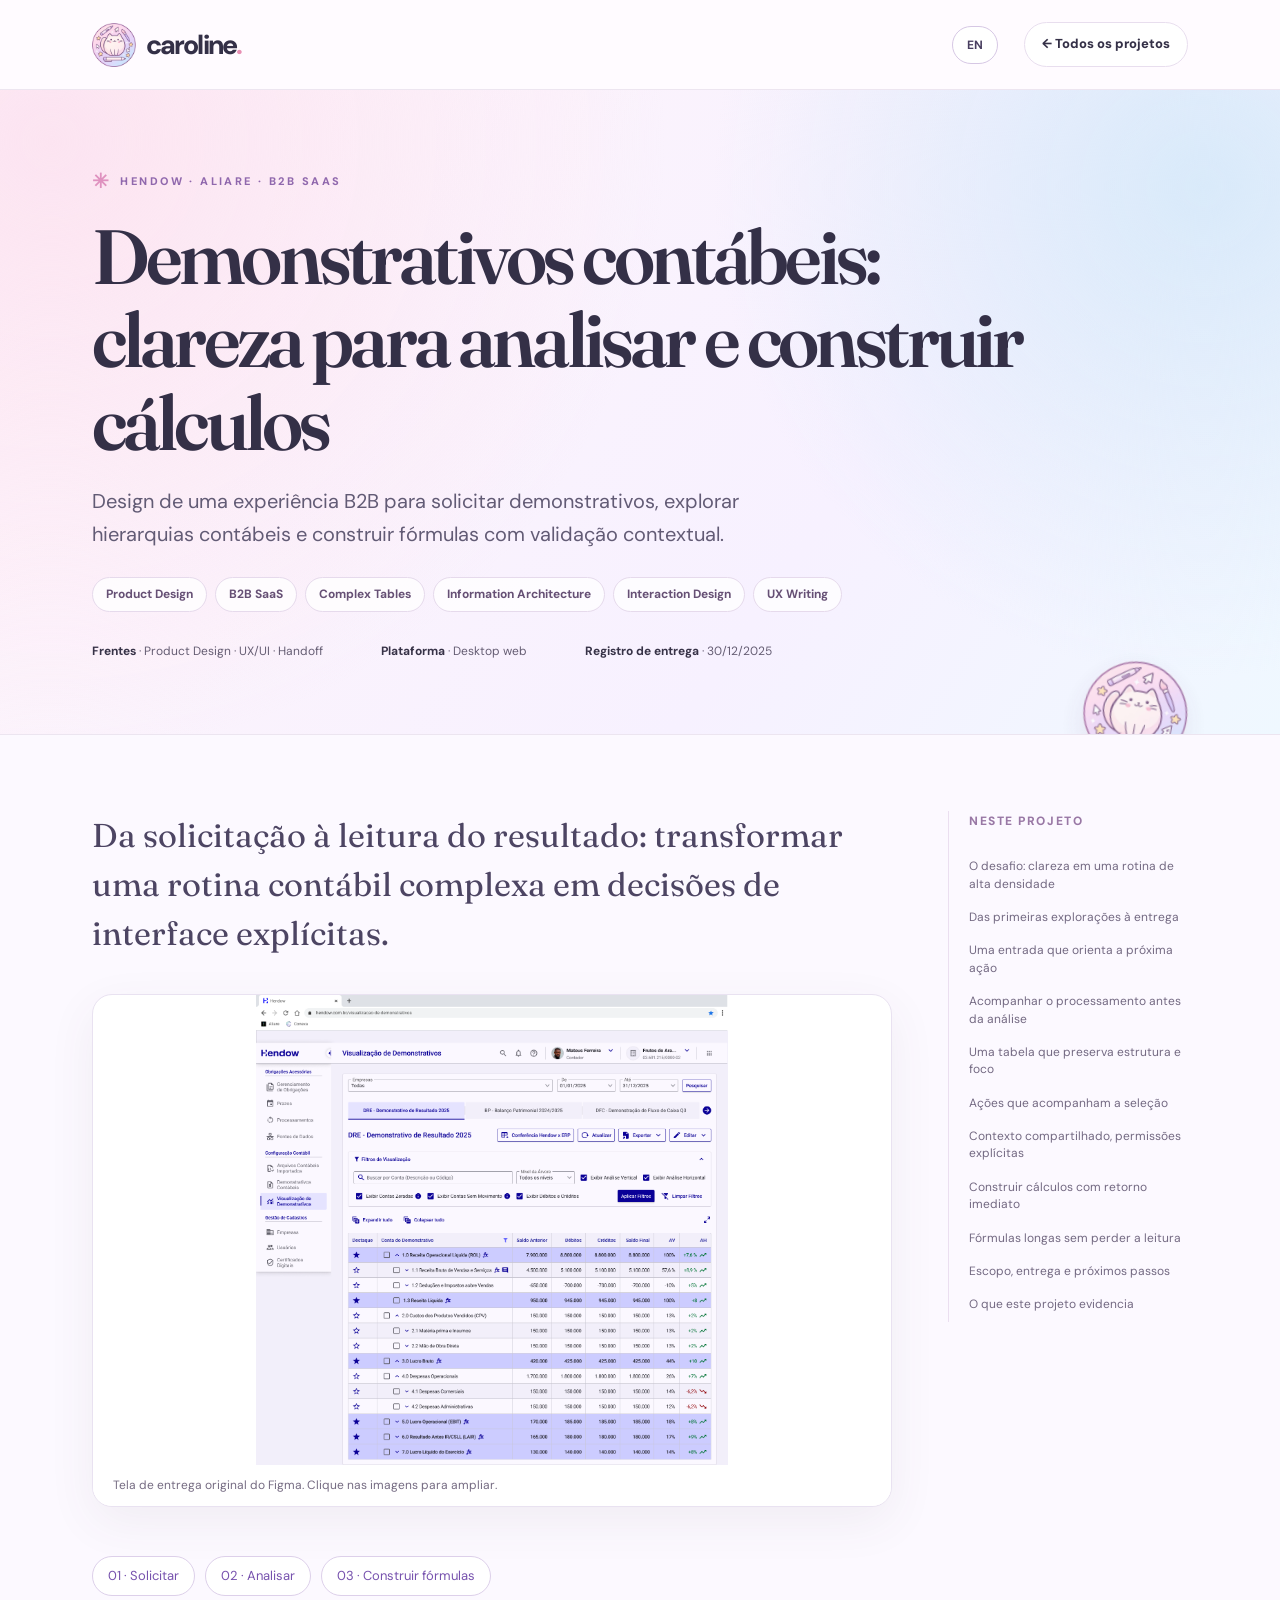
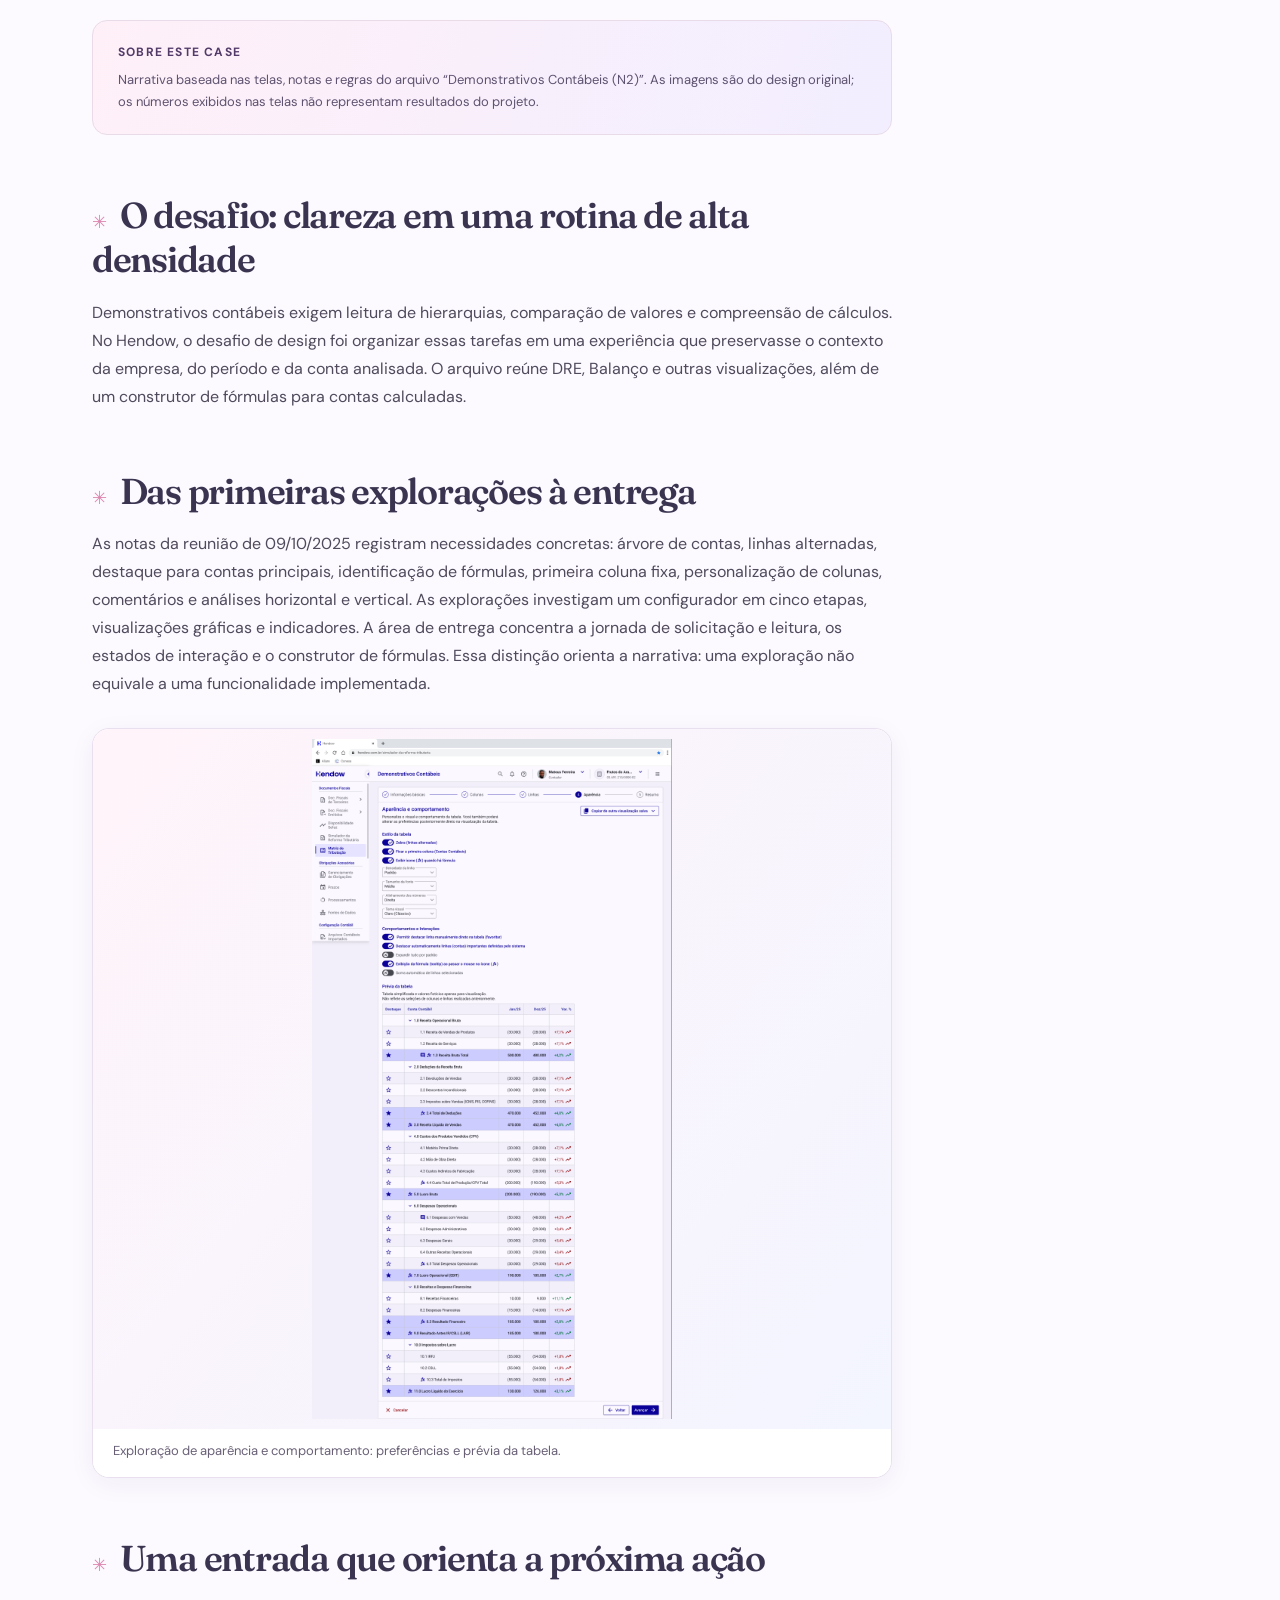
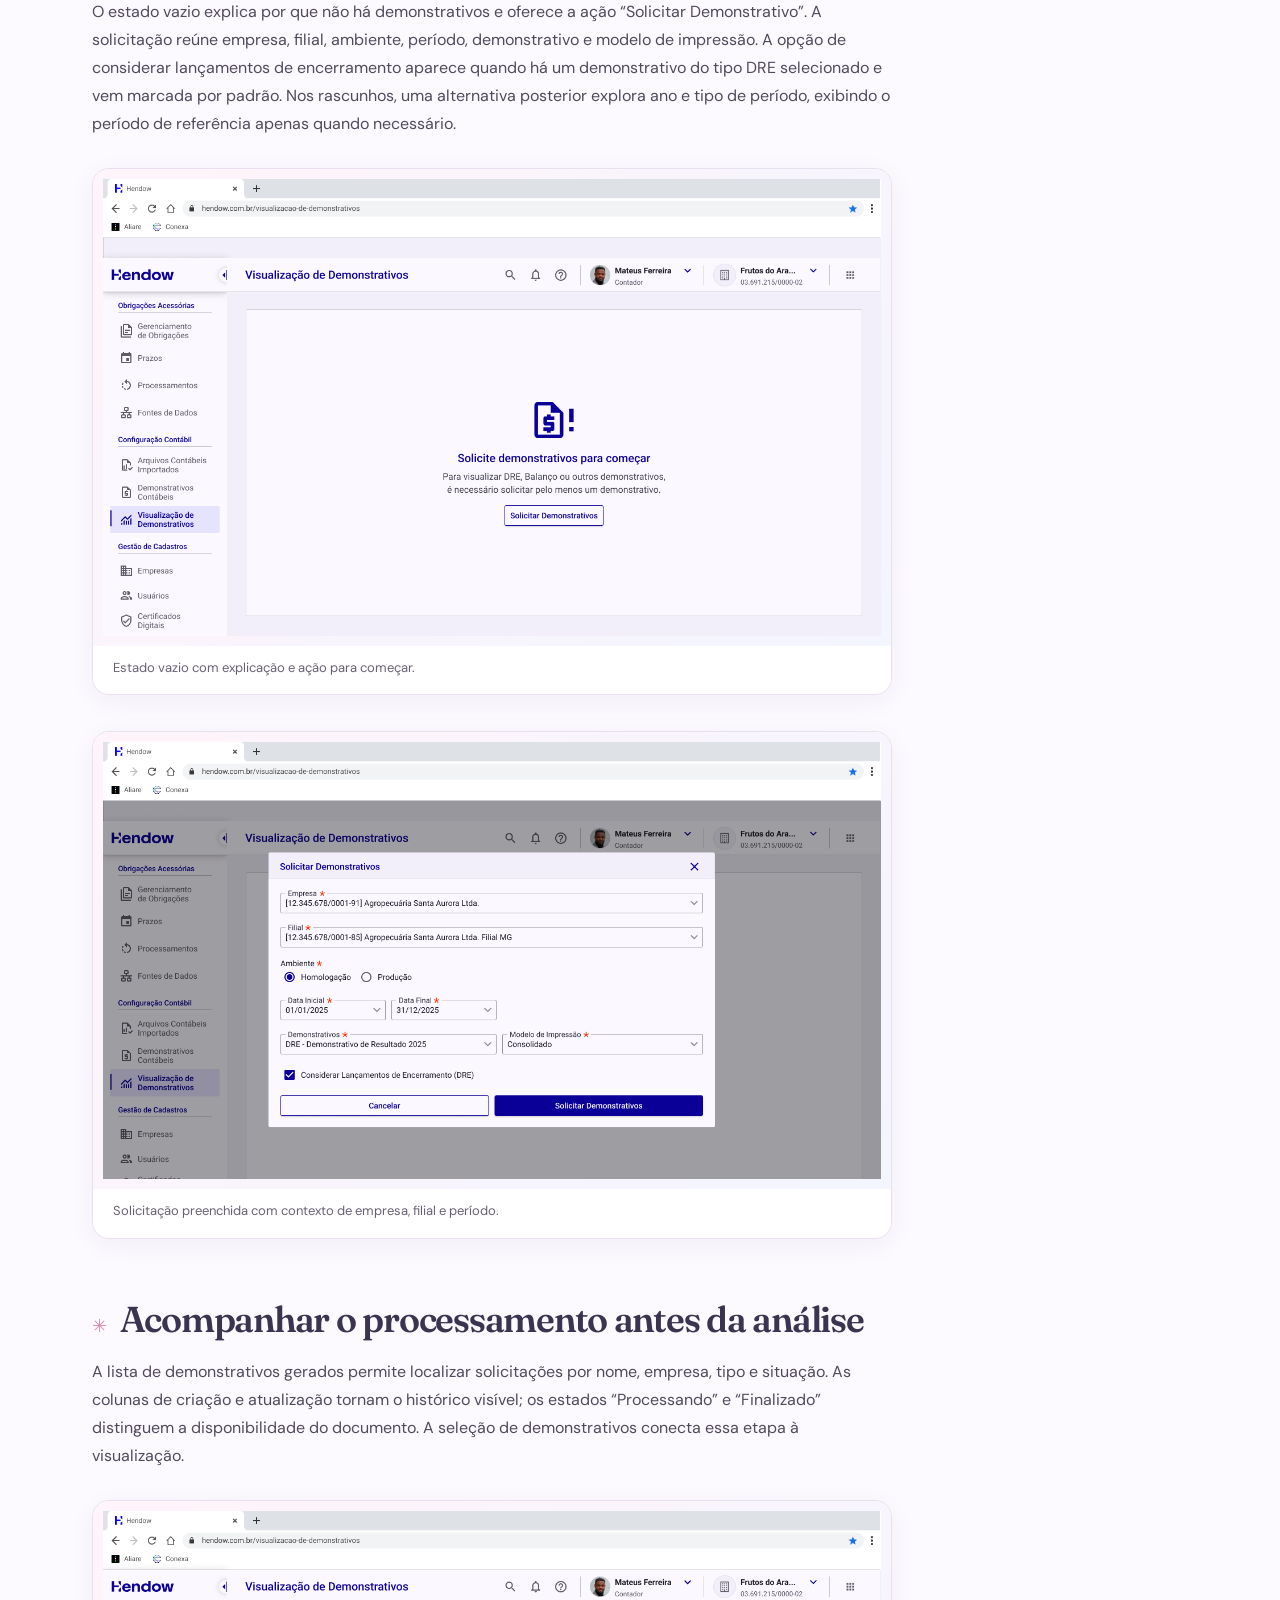
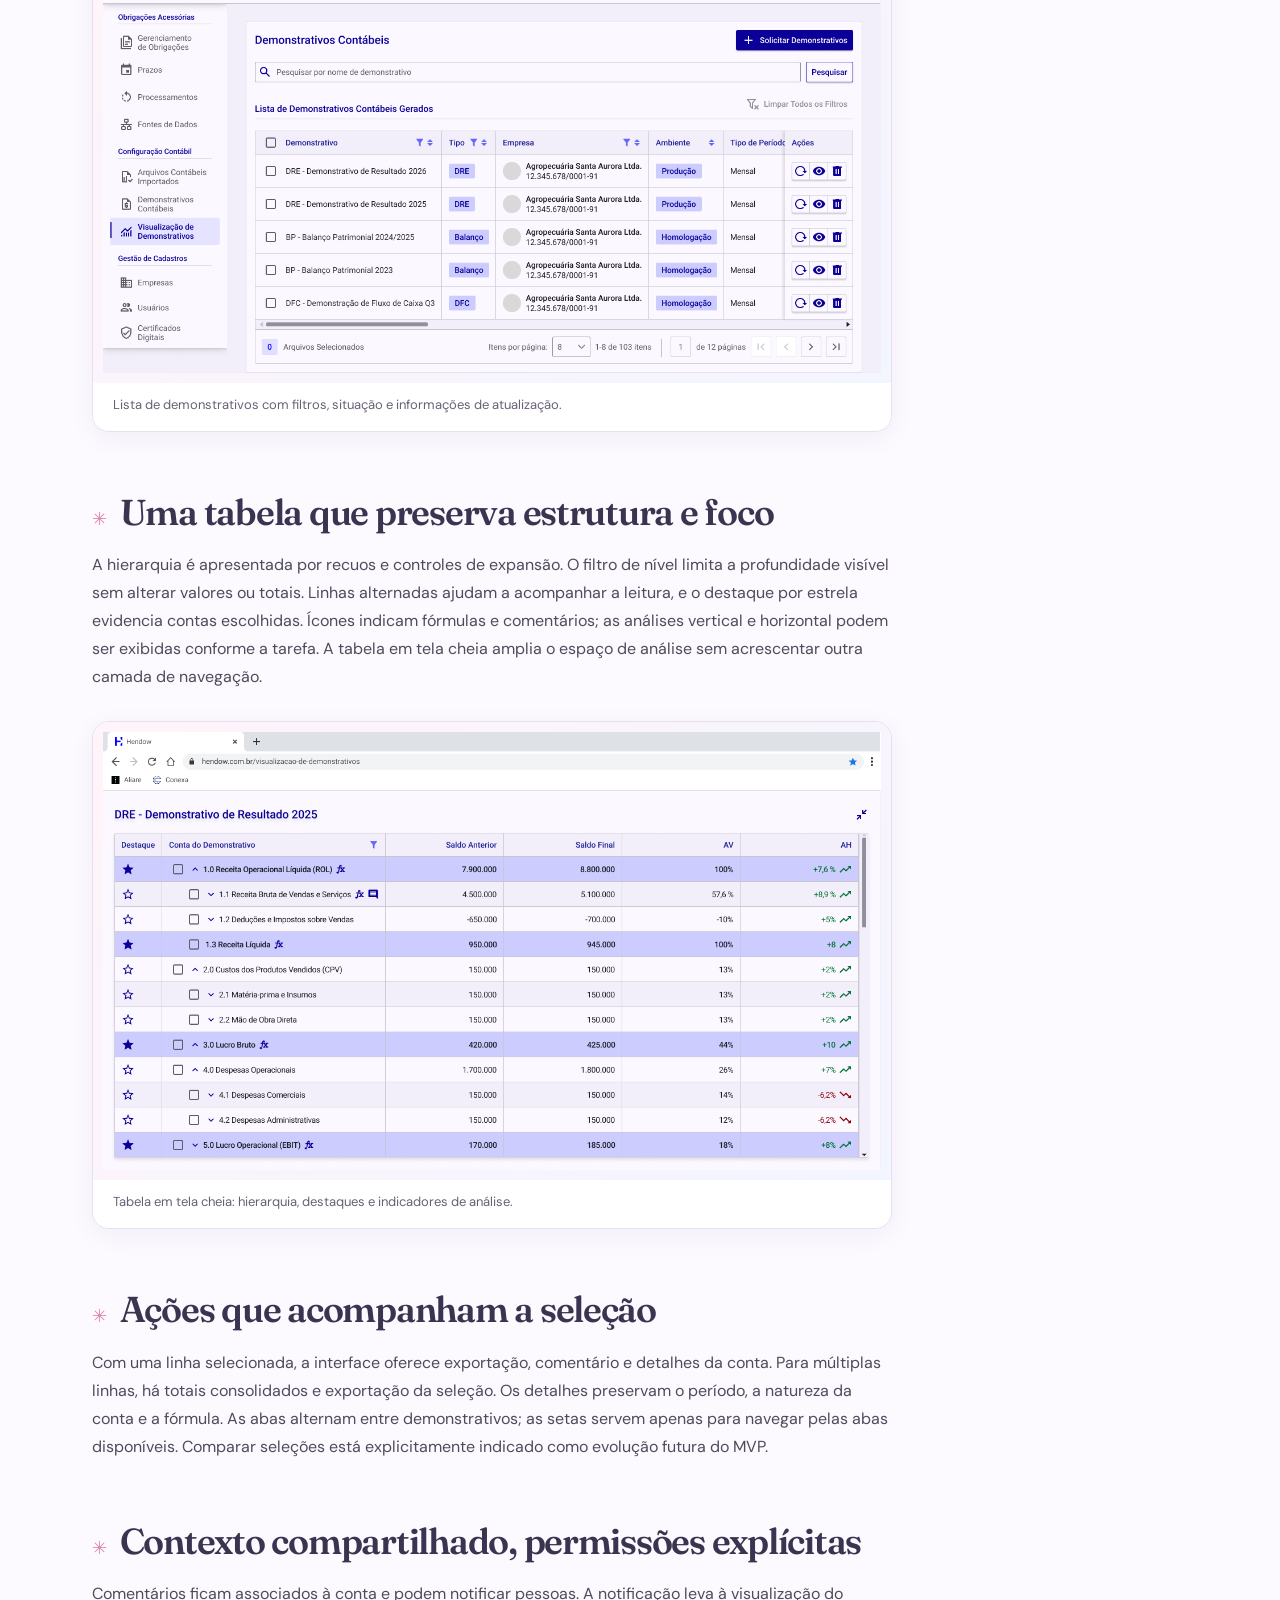
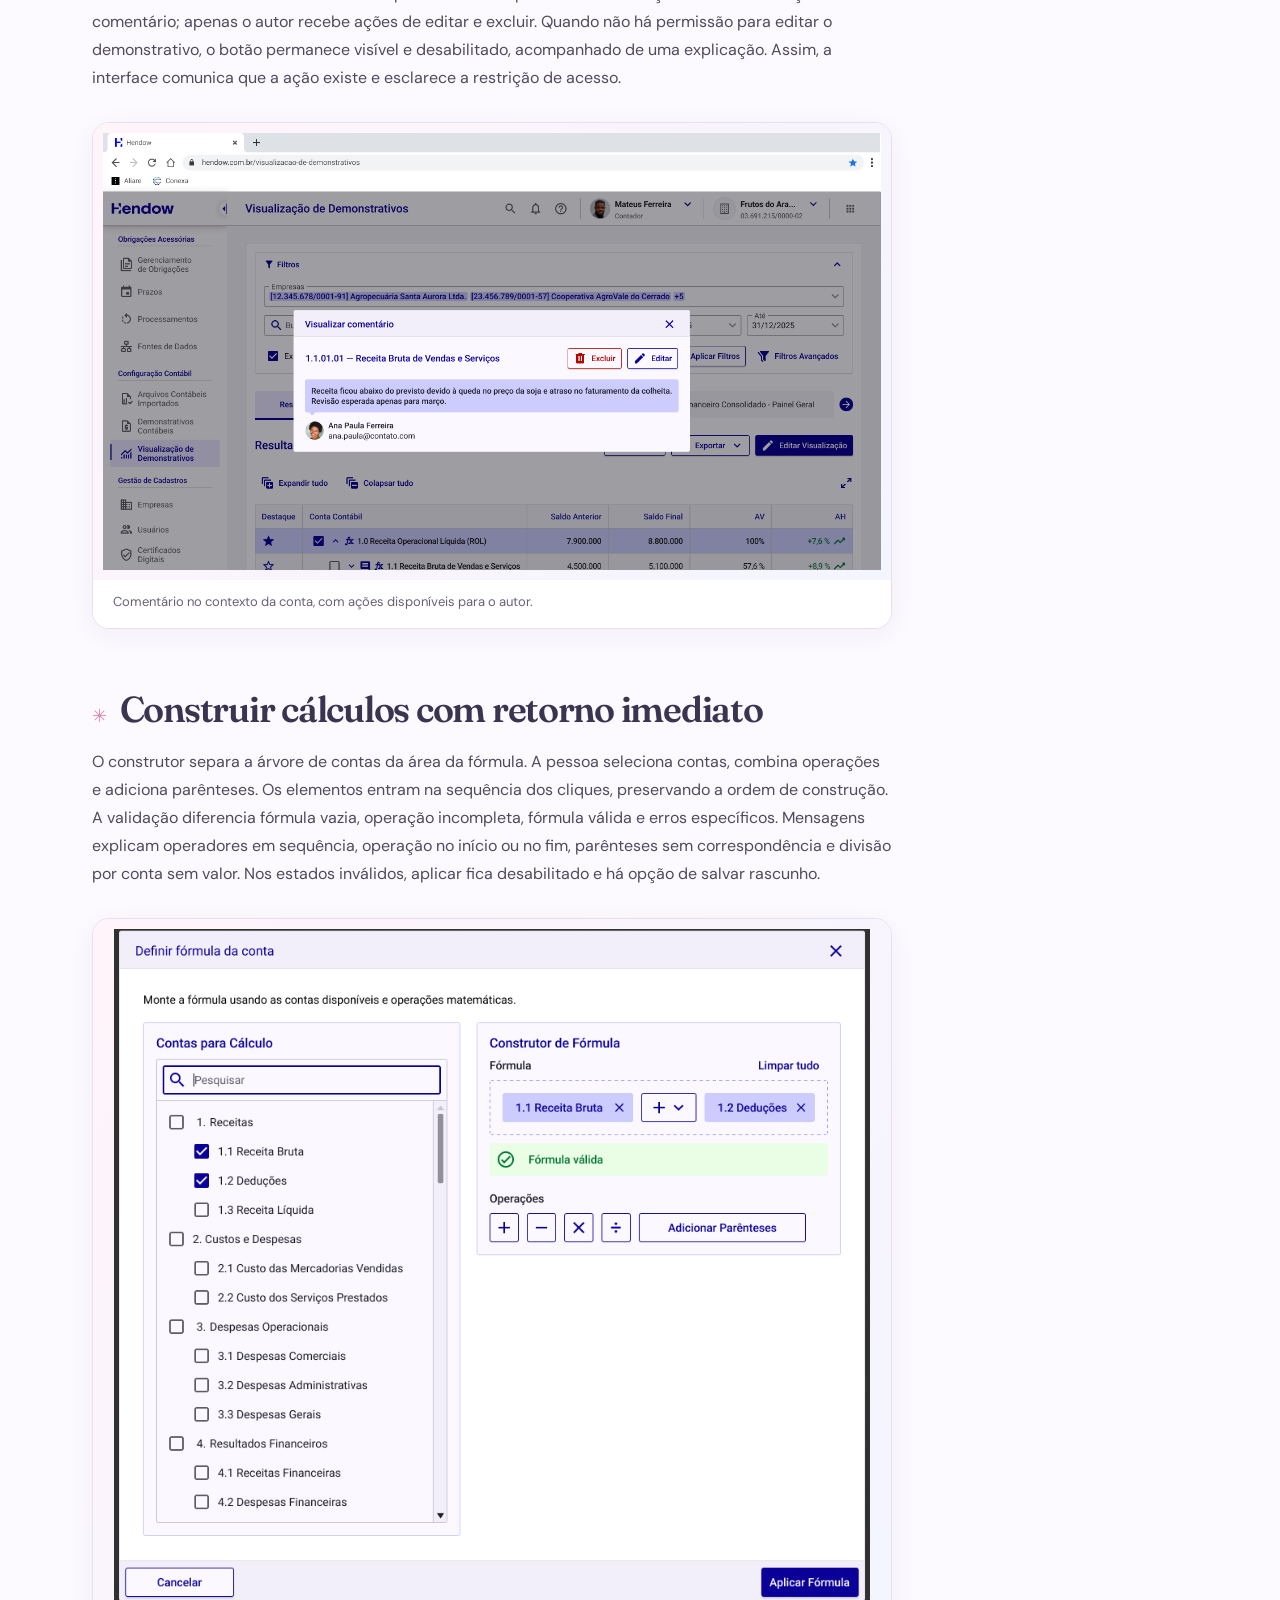
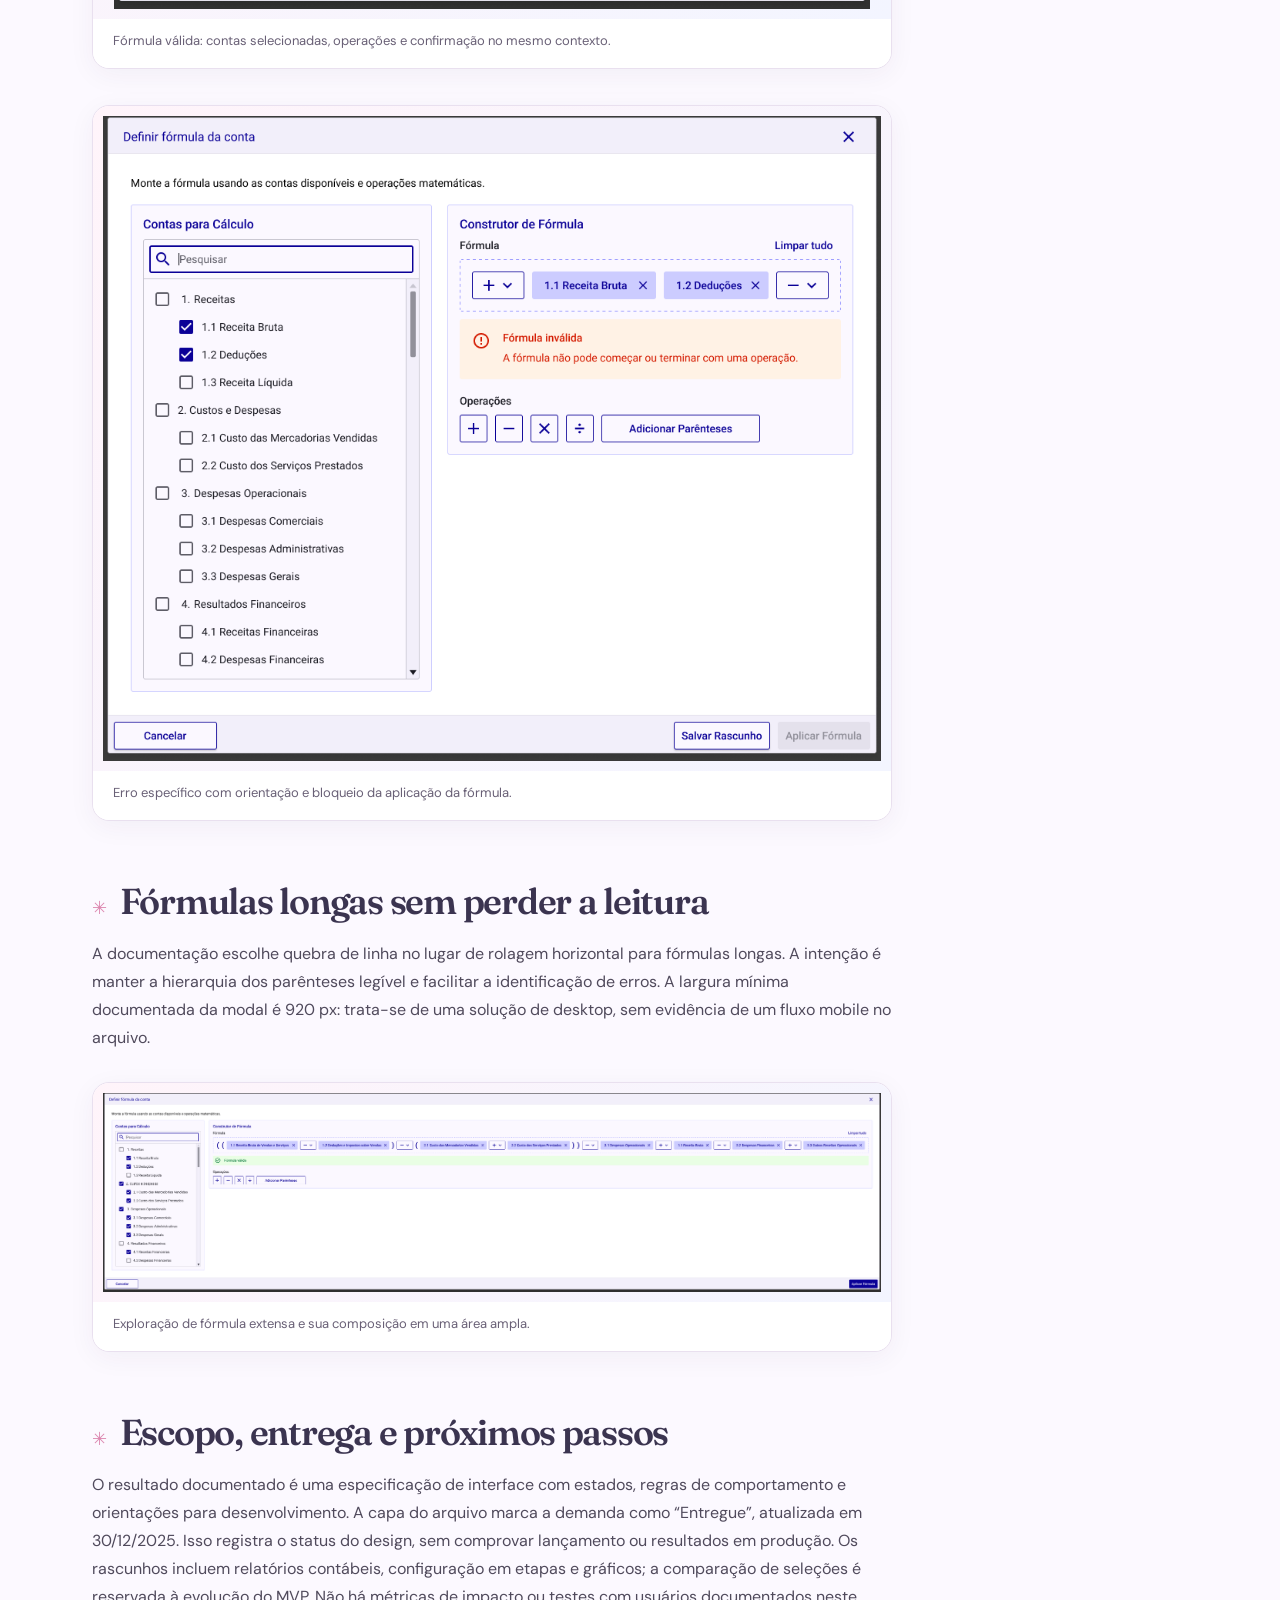
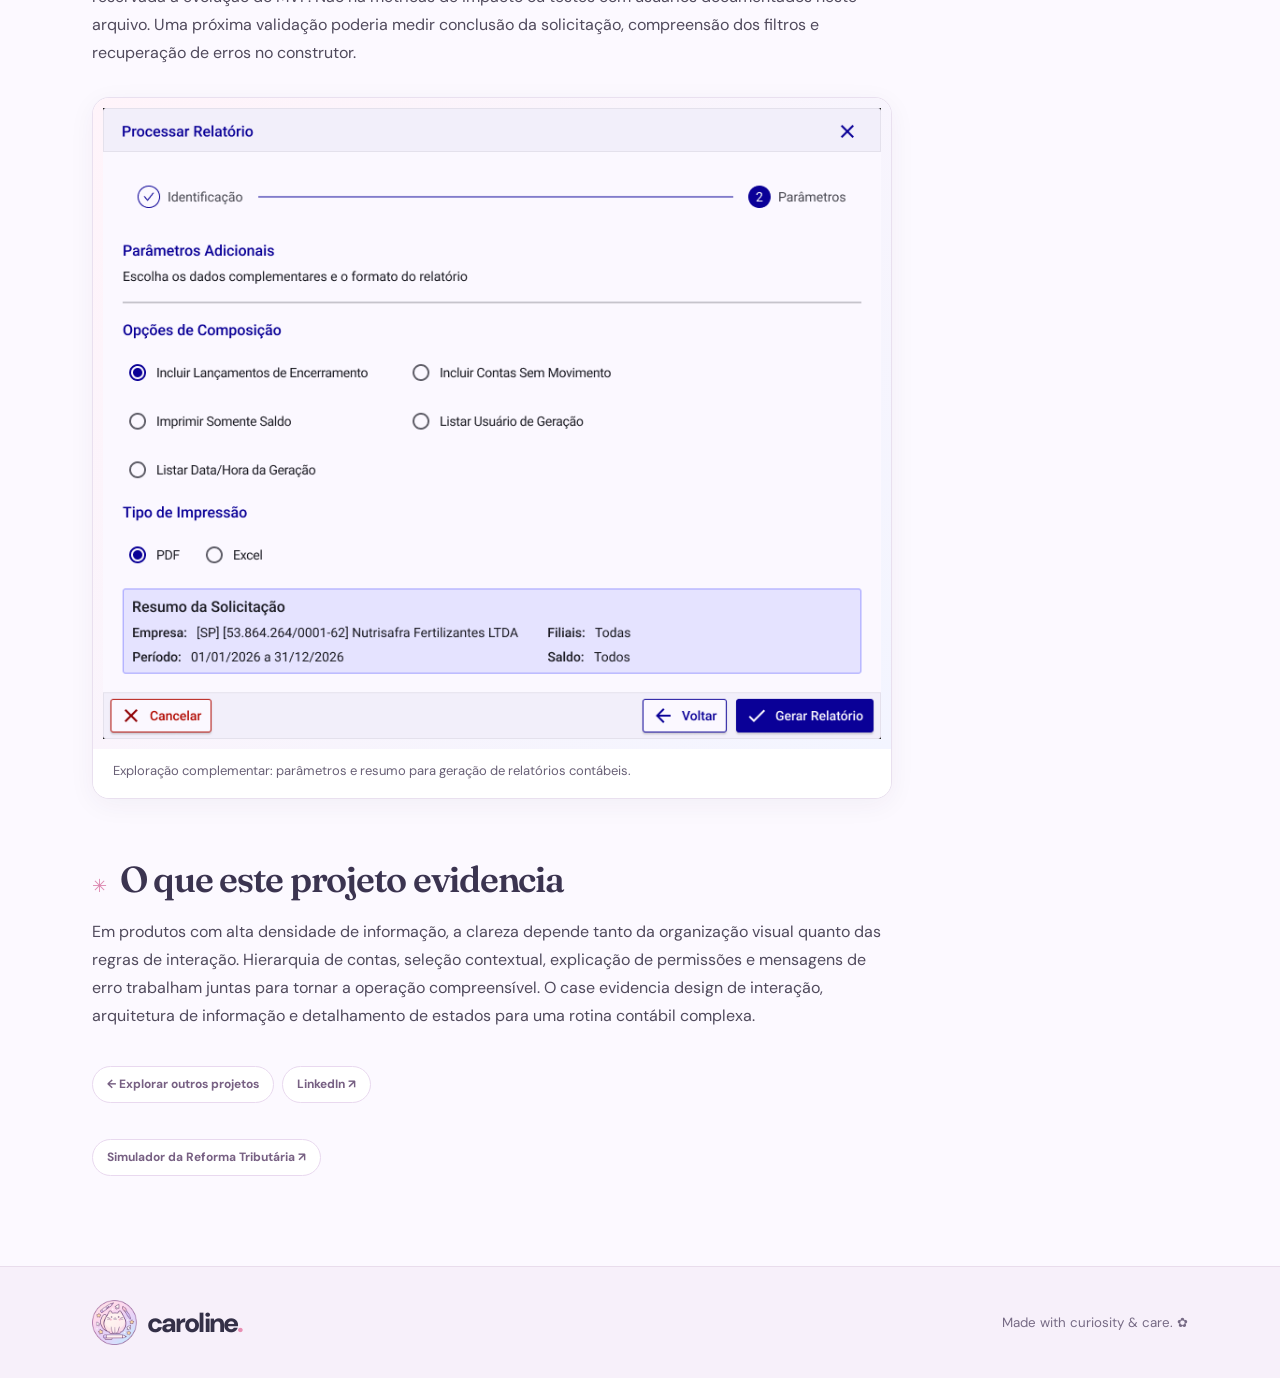
<file: cases/hendow-demonstrativos/index.html>
<!doctype html><html lang="pt-BR"><head><meta charset="utf-8"><meta name="viewport" content="width=device-width,initial-scale=1"><title>Hendow · Demonstrativos Contábeis · Caroline Pierozan</title><meta name="description" content="Design de uma experiência B2B para solicitar demonstrativos, explorar hierarquias contábeis e construir fórmulas com validação contextual."><meta property="og:type" content="article"><meta property="og:title" content="Hendow · Demonstrativos Contábeis"><meta property="og:description" content="Design de uma experiência B2B para solicitar demonstrativos, explorar hierarquias contábeis e construir fórmulas com validação contextual."><meta property="og:image" content="https://carolinepierozan.github.io/media/hendow/table.png"><link rel="canonical" href="https://carolinepierozan.github.io/cases/hendow-demonstrativos/"><link rel="icon" href="../../assets/gatinho-designer.svg" type="image/svg+xml"><link rel="preconnect" href="https://fonts.googleapis.com"><link rel="preconnect" href="https://fonts.gstatic.com" crossorigin><link href="https://fonts.googleapis.com/css2?family=DM+Sans:wght@400;500;600;700;800&family=Fraunces:opsz,wght@9..144,400;9..144,500;9..144,600&display=swap" rel="stylesheet"><link rel="stylesheet" href="../case.css"><script src="../case.js" defer></script><script src="./language.js" defer></script><style>[hidden]{display:none!important}.language-button{font:700 12px 'DM Sans',sans-serif;background:#fff;border:1px solid #d6c7e4;color:#493e60;border-radius:25px;padding:10px 14px;cursor:pointer}.hero h1{max-width:970px}.hero-badge{opacity:.8}.journey{display:flex;flex-wrap:wrap;gap:10px;margin:24px 0}.journey a{border:1px solid #ddd0ea;padding:8px 15px;border-radius:25px;text-decoration:none;background:white;font-size:13px}.cover-real-hendow-demonstrativos img{object-fit:contain}</style></head><body><a class="skip" href="#case-main"><span data-lang="pt">Pular para o conteúdo</span><span data-lang="en" hidden>Skip to content</span></a><header class="header"><div class="wrap"><a class="logo" href="../../"><img src="../../assets/gatinho-designer.svg" alt=""><span>caroline<i>.</i></span></a><nav class="nav" aria-label="Navigation"><button class="language-button" id="caseLanguage" type="button">EN</button><a class="go-back" href="../../#work"><span data-lang="pt">← Todos os projetos</span><span data-lang="en" hidden>← All projects</span></a></nav></div></header><main id="case-main"><section class="hero"><div class="wrap"><span class="eyebrow">Hendow · Aliare · B2B SaaS</span><h1><span data-lang="pt">Demonstrativos contábeis: clareza para analisar e construir cálculos</span><span data-lang="en" hidden>Financial statements: clarity for analysis and formula building</span></h1><p><span data-lang="pt">Design de uma experiência B2B para solicitar demonstrativos, explorar hierarquias contábeis e construir fórmulas com validação contextual.</span><span data-lang="en" hidden>Designing a B2B experience for requesting statements, exploring account hierarchies and building formulas with contextual validation.</span></p><div class="chips"><span class="chip">Product Design</span><span class="chip">B2B SaaS</span><span class="chip">Complex Tables</span><span class="chip">Information Architecture</span><span class="chip">Interaction Design</span><span class="chip">UX Writing</span></div><div class="meta"><span><strong><span data-lang="pt">Frentes</span><span data-lang="en" hidden>Focus</span></strong> · Product Design · UX/UI · Handoff</span><span><strong><span data-lang="pt">Plataforma</span><span data-lang="en" hidden>Platform</span></strong> · Desktop web</span><span><strong><span data-lang="pt">Registro de entrega</span><span data-lang="en" hidden>Design handoff</span></strong> · 30/12/2025</span></div><img class="hero-badge" src="../../assets/gatinho-designer.svg" alt="" aria-hidden="true"></div></section><div class="wrap layout"><article class="story"><p class="case-intro"><span data-lang="pt">Da solicitação à leitura do resultado: transformar uma rotina contábil complexa em decisões de interface explícitas.</span><span data-lang="en" hidden>From requesting a statement to reading the result: translating a complex accounting workflow into explicit interface decisions.</span></p><figure class="case-hero-image"><a href="../../media/hendow/overview.png" data-lightbox="true"><img src="../../media/hendow/overview.png" alt="Hendow — visualização de demonstrativos contábeis" fetchpriority="high"></a><figcaption><span data-lang="pt">Tela de entrega original do Figma. Clique nas imagens para ampliar.</span><span data-lang="en" hidden>Original Figma handoff screen. Select images to enlarge.</span></figcaption></figure><div class="journey"><a href="#request-pt" data-anchor="request">01 · <span data-lang="pt">Solicitar</span><span data-lang="en" hidden>Request</span></a><a href="#table-pt" data-anchor="table">02 · <span data-lang="pt">Analisar</span><span data-lang="en" hidden>Analyze</span></a><a href="#formula-pt" data-anchor="formula">03 · <span data-lang="pt">Construir fórmulas</span><span data-lang="en" hidden>Build formulas</span></a></div><div class="context-note"><strong><span data-lang="pt">Sobre este case</span><span data-lang="en" hidden>About this case</span></strong><p><span data-lang="pt">Narrativa baseada nas telas, notas e regras do arquivo “Demonstrativos Contábeis (N2)”. As imagens são do design original; os números exibidos nas telas não representam resultados do projeto.</span><span data-lang="en" hidden>This narrative is based on the screens, notes and rules in “Demonstrativos Contábeis (N2)”. Images show the original design; numbers in the screens are not project outcome metrics.</span></p></div><div class="case-body" data-lang="pt"><h2 id="context-pt">O desafio: clareza em uma rotina de alta densidade</h2><p>Demonstrativos contábeis exigem leitura de hierarquias, comparação de valores e compreensão de cálculos. No Hendow, o desafio de design foi organizar essas tarefas em uma experiência que preservasse o contexto da empresa, do período e da conta analisada. O arquivo reúne DRE, Balanço e outras visualizações, além de um construtor de fórmulas para contas calculadas.</p><h2 id="process-pt">Das primeiras explorações à entrega</h2><p>As notas da reunião de 09/10/2025 registram necessidades concretas: árvore de contas, linhas alternadas, destaque para contas principais, identificação de fórmulas, primeira coluna fixa, personalização de colunas, comentários e análises horizontal e vertical. As explorações investigam um configurador em cinco etapas, visualizações gráficas e indicadores. A área de entrega concentra a jornada de solicitação e leitura, os estados de interação e o construtor de fórmulas. Essa distinção orienta a narrativa: uma exploração não equivale a uma funcionalidade implementada.</p><figure class="case-figure"><a href="../../media/hendow/exploration.png" data-lightbox="true" aria-label="Exploração de aparência e comportamento: preferências e prévia da tabela."><img src="../../media/hendow/exploration.png" alt="Exploração de aparência e comportamento: preferências e prévia da tabela." loading="lazy" decoding="async"></a><figcaption>Exploração de aparência e comportamento: preferências e prévia da tabela.</figcaption></figure><h2 id="request-pt">Uma entrada que orienta a próxima ação</h2><p>O estado vazio explica por que não há demonstrativos e oferece a ação “Solicitar Demonstrativo”. A solicitação reúne empresa, filial, ambiente, período, demonstrativo e modelo de impressão. A opção de considerar lançamentos de encerramento aparece quando há um demonstrativo do tipo DRE selecionado e vem marcada por padrão. Nos rascunhos, uma alternativa posterior explora ano e tipo de período, exibindo o período de referência apenas quando necessário.</p><figure class="case-figure"><a href="../../media/hendow/empty.png" data-lightbox="true" aria-label="Estado vazio com explicação e ação para começar."><img src="../../media/hendow/empty.png" alt="Estado vazio com explicação e ação para começar." loading="lazy" decoding="async"></a><figcaption>Estado vazio com explicação e ação para começar.</figcaption></figure><figure class="case-figure"><a href="../../media/hendow/request.png" data-lightbox="true" aria-label="Solicitação preenchida com contexto de empresa, filial e período."><img src="../../media/hendow/request.png" alt="Solicitação preenchida com contexto de empresa, filial e período." loading="lazy" decoding="async"></a><figcaption>Solicitação preenchida com contexto de empresa, filial e período.</figcaption></figure><h2 id="list-pt">Acompanhar o processamento antes da análise</h2><p>A lista de demonstrativos gerados permite localizar solicitações por nome, empresa, tipo e situação. As colunas de criação e atualização tornam o histórico visível; os estados “Processando” e “Finalizado” distinguem a disponibilidade do documento. A seleção de demonstrativos conecta essa etapa à visualização.</p><figure class="case-figure"><a href="../../media/hendow/list.png" data-lightbox="true" aria-label="Lista de demonstrativos com filtros, situação e informações de atualização."><img src="../../media/hendow/list.png" alt="Lista de demonstrativos com filtros, situação e informações de atualização." loading="lazy" decoding="async"></a><figcaption>Lista de demonstrativos com filtros, situação e informações de atualização.</figcaption></figure><h2 id="table-pt">Uma tabela que preserva estrutura e foco</h2><p>A hierarquia é apresentada por recuos e controles de expansão. O filtro de nível limita a profundidade visível sem alterar valores ou totais. Linhas alternadas ajudam a acompanhar a leitura, e o destaque por estrela evidencia contas escolhidas. Ícones indicam fórmulas e comentários; as análises vertical e horizontal podem ser exibidas conforme a tarefa. A tabela em tela cheia amplia o espaço de análise sem acrescentar outra camada de navegação.</p><figure class="case-figure"><a href="../../media/hendow/table.png" data-lightbox="true" aria-label="Tabela em tela cheia: hierarquia, destaques e indicadores de análise."><img src="../../media/hendow/table.png" alt="Tabela em tela cheia: hierarquia, destaques e indicadores de análise." loading="lazy" decoding="async"></a><figcaption>Tabela em tela cheia: hierarquia, destaques e indicadores de análise.</figcaption></figure><h2 id="actions-pt">Ações que acompanham a seleção</h2><p>Com uma linha selecionada, a interface oferece exportação, comentário e detalhes da conta. Para múltiplas linhas, há totais consolidados e exportação da seleção. Os detalhes preservam o período, a natureza da conta e a fórmula. As abas alternam entre demonstrativos; as setas servem apenas para navegar pelas abas disponíveis. Comparar seleções está explicitamente indicado como evolução futura do MVP.</p><h2 id="collaboration-pt">Contexto compartilhado, permissões explícitas</h2><p>Comentários ficam associados à conta e podem notificar pessoas. A notificação leva à visualização do comentário; apenas o autor recebe ações de editar e excluir. Quando não há permissão para editar o demonstrativo, o botão permanece visível e desabilitado, acompanhado de uma explicação. Assim, a interface comunica que a ação existe e esclarece a restrição de acesso.</p><figure class="case-figure"><a href="../../media/hendow/comment.png" data-lightbox="true" aria-label="Comentário no contexto da conta, com ações disponíveis para o autor."><img src="../../media/hendow/comment.png" alt="Comentário no contexto da conta, com ações disponíveis para o autor." loading="lazy" decoding="async"></a><figcaption>Comentário no contexto da conta, com ações disponíveis para o autor.</figcaption></figure><h2 id="formula-pt">Construir cálculos com retorno imediato</h2><p>O construtor separa a árvore de contas da área da fórmula. A pessoa seleciona contas, combina operações e adiciona parênteses. Os elementos entram na sequência dos cliques, preservando a ordem de construção. A validação diferencia fórmula vazia, operação incompleta, fórmula válida e erros específicos. Mensagens explicam operadores em sequência, operação no início ou no fim, parênteses sem correspondência e divisão por conta sem valor. Nos estados inválidos, aplicar fica desabilitado e há opção de salvar rascunho.</p><figure class="case-figure"><a href="../../media/hendow/formula.png" data-lightbox="true" aria-label="Fórmula válida: contas selecionadas, operações e confirmação no mesmo contexto."><img src="../../media/hendow/formula.png" alt="Fórmula válida: contas selecionadas, operações e confirmação no mesmo contexto." loading="lazy" decoding="async"></a><figcaption>Fórmula válida: contas selecionadas, operações e confirmação no mesmo contexto.</figcaption></figure><figure class="case-figure"><a href="../../media/hendow/formula-error.png" data-lightbox="true" aria-label="Erro específico com orientação e bloqueio da aplicação da fórmula."><img src="../../media/hendow/formula-error.png" alt="Erro específico com orientação e bloqueio da aplicação da fórmula." loading="lazy" decoding="async"></a><figcaption>Erro específico com orientação e bloqueio da aplicação da fórmula.</figcaption></figure><h2 id="responsive-pt">Fórmulas longas sem perder a leitura</h2><p>A documentação escolhe quebra de linha no lugar de rolagem horizontal para fórmulas longas. A intenção é manter a hierarquia dos parênteses legível e facilitar a identificação de erros. A largura mínima documentada da modal é 920 px: trata-se de uma solução de desktop, sem evidência de um fluxo mobile no arquivo.</p><figure class="case-figure"><a href="../../media/hendow/formula-long.png" data-lightbox="true" aria-label="Exploração de fórmula extensa e sua composição em uma área ampla."><img src="../../media/hendow/formula-long.png" alt="Exploração de fórmula extensa e sua composição em uma área ampla." loading="lazy" decoding="async"></a><figcaption>Exploração de fórmula extensa e sua composição em uma área ampla.</figcaption></figure><h2 id="scope-pt">Escopo, entrega e próximos passos</h2><p>O resultado documentado é uma especificação de interface com estados, regras de comportamento e orientações para desenvolvimento. A capa do arquivo marca a demanda como “Entregue”, atualizada em 30/12/2025. Isso registra o status do design, sem comprovar lançamento ou resultados em produção. Os rascunhos incluem relatórios contábeis, configuração em etapas e gráficos; a comparação de seleções é reservada à evolução do MVP. Não há métricas de impacto ou testes com usuários documentados neste arquivo. Uma próxima validação poderia medir conclusão da solicitação, compreensão dos filtros e recuperação de erros no construtor.</p><figure class="case-figure"><a href="../../media/hendow/reports.png" data-lightbox="true" aria-label="Exploração complementar: parâmetros e resumo para geração de relatórios contábeis."><img src="../../media/hendow/reports.png" alt="Exploração complementar: parâmetros e resumo para geração de relatórios contábeis." loading="lazy" decoding="async"></a><figcaption>Exploração complementar: parâmetros e resumo para geração de relatórios contábeis.</figcaption></figure><h2 id="learning-pt">O que este projeto evidencia</h2><p>Em produtos com alta densidade de informação, a clareza depende tanto da organização visual quanto das regras de interação. Hierarquia de contas, seleção contextual, explicação de permissões e mensagens de erro trabalham juntas para tornar a operação compreensível. O case evidencia design de interação, arquitetura de informação e detalhamento de estados para uma rotina contábil complexa.</p></div><div class="case-body" data-lang="en" hidden><h2 id="context-en">The challenge: clarity in a data-dense workflow</h2><p>Financial statements require reading hierarchies, comparing values and understanding calculations. In Hendow, the design challenge was to organize those tasks while preserving the context of the company, reporting period and account being analyzed. The file covers income statements, balance sheets and other statement views, alongside a formula builder for calculated accounts.</p><h2 id="process-en">From early explorations to handoff</h2><p>Meeting notes dated October 9, 2025 document concrete needs: an account tree, alternating rows, emphasis for key accounts, formula indicators, a fixed first column, column customization, comments, and horizontal and vertical analysis. Explorations investigate a five-step configuration flow, charts and indicators. The handoff area focuses on requesting and reading statements, interaction states and the formula builder. An explored concept is treated separately from an implemented feature.</p><figure class="case-figure"><a href="../../media/hendow/exploration.png" data-lightbox="true" aria-label="Appearance and behavior exploration: preferences and a table preview."><img src="../../media/hendow/exploration.png" alt="Appearance and behavior exploration: preferences and a table preview." loading="lazy" decoding="async"></a><figcaption>Appearance and behavior exploration: preferences and a table preview.</figcaption></figure><h2 id="request-en">An entry point that explains the next step</h2><p>The empty state explains why there are no statements and offers a request action. The request brings together company, branch, environment, reporting dates, statement and print model. The closing-entry option appears when an income statement is selected and is checked by default. A later draft explores year and period type, showing the reference period only when needed.</p><figure class="case-figure"><a href="../../media/hendow/empty.png" data-lightbox="true" aria-label="An empty state with an explanation and a clear starting action."><img src="../../media/hendow/empty.png" alt="An empty state with an explanation and a clear starting action." loading="lazy" decoding="async"></a><figcaption>An empty state with an explanation and a clear starting action.</figcaption></figure><figure class="case-figure"><a href="../../media/hendow/request.png" data-lightbox="true" aria-label="A completed request with company, branch and reporting-period context."><img src="../../media/hendow/request.png" alt="A completed request with company, branch and reporting-period context." loading="lazy" decoding="async"></a><figcaption>A completed request with company, branch and reporting-period context.</figcaption></figure><h2 id="list-en">Track processing before analysis</h2><p>The generated-statement list helps locate requests by name, company, type and status. Creation and update columns expose the history, while processing and completed states distinguish document availability. Statement selection connects this stage to the analysis view.</p><figure class="case-figure"><a href="../../media/hendow/list.png" data-lightbox="true" aria-label="Statement list with filters, processing status and update information."><img src="../../media/hendow/list.png" alt="Statement list with filters, processing status and update information." loading="lazy" decoding="async"></a><figcaption>Statement list with filters, processing status and update information.</figcaption></figure><h2 id="table-en">A table that preserves structure and focus</h2><p>Indentation and expansion controls communicate the account hierarchy. The level filter limits visible depth without changing values or totals. Alternating rows support scanning, and star markers emphasize selected accounts. Icons identify formulas and comments; vertical and horizontal analysis can be shown as needed. Full-screen mode gives the table more space without adding another navigation layer.</p><figure class="case-figure"><a href="../../media/hendow/table.png" data-lightbox="true" aria-label="Full-screen table: hierarchy, highlighted accounts and analysis indicators."><img src="../../media/hendow/table.png" alt="Full-screen table: hierarchy, highlighted accounts and analysis indicators." loading="lazy" decoding="async"></a><figcaption>Full-screen table: hierarchy, highlighted accounts and analysis indicators.</figcaption></figure><h2 id="actions-en">Actions that follow the selection</h2><p>Selecting one row exposes export, comment and account-detail actions. Multiple-row selection supports consolidated totals and selection export. Account details retain the period, account nature and formula. Tabs switch between statements; arrows only navigate the available tabs. Comparing selections is explicitly identified as a future MVP enhancement.</p><h2 id="collaboration-en">Shared context and explicit permissions</h2><p>Comments stay attached to an account and can notify other people. Notifications lead back to the comment, and only the author receives edit and delete actions. Without permission to edit a statement, the edit button remains visible but disabled, with an explanation. This communicates both the available capability and the access restriction.</p><figure class="case-figure"><a href="../../media/hendow/comment.png" data-lightbox="true" aria-label="An account-level comment with actions available to its author."><img src="../../media/hendow/comment.png" alt="An account-level comment with actions available to its author." loading="lazy" decoding="async"></a><figcaption>An account-level comment with actions available to its author.</figcaption></figure><h2 id="formula-en">Build calculations with immediate feedback</h2><p>The builder separates the account tree from the formula workspace. Users select accounts, combine operations and add parentheses. Elements appear in click order, preserving the construction sequence. Validation distinguishes an empty formula, an incomplete operation, a valid formula and specific errors. Messages explain consecutive operators, operators at the beginning or end, unmatched parentheses and division by an account with no value. Invalid states disable applying and offer a draft-saving action.</p><figure class="case-figure"><a href="../../media/hendow/formula.png" data-lightbox="true" aria-label="Valid formula: selected accounts, operations and confirmation in one context."><img src="../../media/hendow/formula.png" alt="Valid formula: selected accounts, operations and confirmation in one context." loading="lazy" decoding="async"></a><figcaption>Valid formula: selected accounts, operations and confirmation in one context.</figcaption></figure><figure class="case-figure"><a href="../../media/hendow/formula-error.png" data-lightbox="true" aria-label="A specific error with guidance and a disabled apply action."><img src="../../media/hendow/formula-error.png" alt="A specific error with guidance and a disabled apply action." loading="lazy" decoding="async"></a><figcaption>A specific error with guidance and a disabled apply action.</figcaption></figure><h2 id="responsive-en">Long formulas without losing readability</h2><p>The documentation chooses line wrapping rather than horizontal scrolling for long formulas. The intent is to keep parentheses readable and make errors easier to identify. The documented minimum modal width is 920 px: this is a desktop solution, with no mobile workflow evidenced in the file.</p><figure class="case-figure"><a href="../../media/hendow/formula-long.png" data-lightbox="true" aria-label="An extended formula and its composition in a wider workspace."><img src="../../media/hendow/formula-long.png" alt="An extended formula and its composition in a wider workspace." loading="lazy" decoding="async"></a><figcaption>An extended formula and its composition in a wider workspace.</figcaption></figure><h2 id="scope-en">Scope, handoff and next steps</h2><p>The documented output is an interface specification with states, behavioral rules and development guidance. The file cover marks the request as delivered, updated December 30, 2025. This records design status rather than proving a production launch or impact. Drafts include accounting reports, step-by-step configuration and charts; selection comparison is reserved for a future MVP evolution. No impact metrics or user tests are documented in this file. Future validation could measure request completion, filter comprehension and recovery from formula errors.</p><figure class="case-figure"><a href="../../media/hendow/reports.png" data-lightbox="true" aria-label="Related exploration: parameters and a summary for generating accounting reports."><img src="../../media/hendow/reports.png" alt="Related exploration: parameters and a summary for generating accounting reports." loading="lazy" decoding="async"></a><figcaption>Related exploration: parameters and a summary for generating accounting reports.</figcaption></figure><h2 id="learning-en">What this project demonstrates</h2><p>In information-dense products, clarity depends on both visual organization and interaction rules. Account hierarchy, contextual selection, permission explanations and error messages work together to make the workflow understandable. This case demonstrates interaction design, information architecture and state specification for a complex accounting workflow.</p></div><nav class="project-index"><a href="../../#work"><span data-lang="pt">← Explorar outros projetos</span><span data-lang="en" hidden>← Explore more projects</span></a><a href="https://www.linkedin.com/in/caroline-pierozan/" target="_blank" rel="noopener noreferrer">LinkedIn ↗</a></nav><nav class="project-index" aria-label="Projeto relacionado"><a href="../simulador-reforma-tributaria/">Simulador da Reforma Tributária ↗</a></nav></article><aside class="toc"><div class="toc-inner"><p class="toc-title"><span data-lang="pt">Neste projeto</span><span data-lang="en" hidden>On this page</span></p><a href="#context-pt" data-anchor="context"><span data-lang="pt">O desafio: clareza em uma rotina de alta densidade</span><span data-lang="en" hidden>The challenge: clarity in a data-dense workflow</span></a><a href="#process-pt" data-anchor="process"><span data-lang="pt">Das primeiras explorações à entrega</span><span data-lang="en" hidden>From early explorations to handoff</span></a><a href="#request-pt" data-anchor="request"><span data-lang="pt">Uma entrada que orienta a próxima ação</span><span data-lang="en" hidden>An entry point that explains the next step</span></a><a href="#list-pt" data-anchor="list"><span data-lang="pt">Acompanhar o processamento antes da análise</span><span data-lang="en" hidden>Track processing before analysis</span></a><a href="#table-pt" data-anchor="table"><span data-lang="pt">Uma tabela que preserva estrutura e foco</span><span data-lang="en" hidden>A table that preserves structure and focus</span></a><a href="#actions-pt" data-anchor="actions"><span data-lang="pt">Ações que acompanham a seleção</span><span data-lang="en" hidden>Actions that follow the selection</span></a><a href="#collaboration-pt" data-anchor="collaboration"><span data-lang="pt">Contexto compartilhado, permissões explícitas</span><span data-lang="en" hidden>Shared context and explicit permissions</span></a><a href="#formula-pt" data-anchor="formula"><span data-lang="pt">Construir cálculos com retorno imediato</span><span data-lang="en" hidden>Build calculations with immediate feedback</span></a><a href="#responsive-pt" data-anchor="responsive"><span data-lang="pt">Fórmulas longas sem perder a leitura</span><span data-lang="en" hidden>Long formulas without losing readability</span></a><a href="#scope-pt" data-anchor="scope"><span data-lang="pt">Escopo, entrega e próximos passos</span><span data-lang="en" hidden>Scope, handoff and next steps</span></a><a href="#learning-pt" data-anchor="learning"><span data-lang="pt">O que este projeto evidencia</span><span data-lang="en" hidden>What this project demonstrates</span></a></div></aside></div></main><footer class="footer"><div class="wrap"><a class="logo" href="../../"><img src="../../assets/gatinho-designer.svg" alt=""><span>caroline<i>.</i></span></a><small>Made with curiosity & care. ✿</small></div></footer><dialog id="imageLightbox" class="lightbox" aria-label="Imagem ampliada / Expanded image"><button class="lightbox-close" type="button"><span data-lang="pt">Fechar ✕</span><span data-lang="en" hidden>Close ✕</span></button><img alt=""></dialog></body></html>
</file>
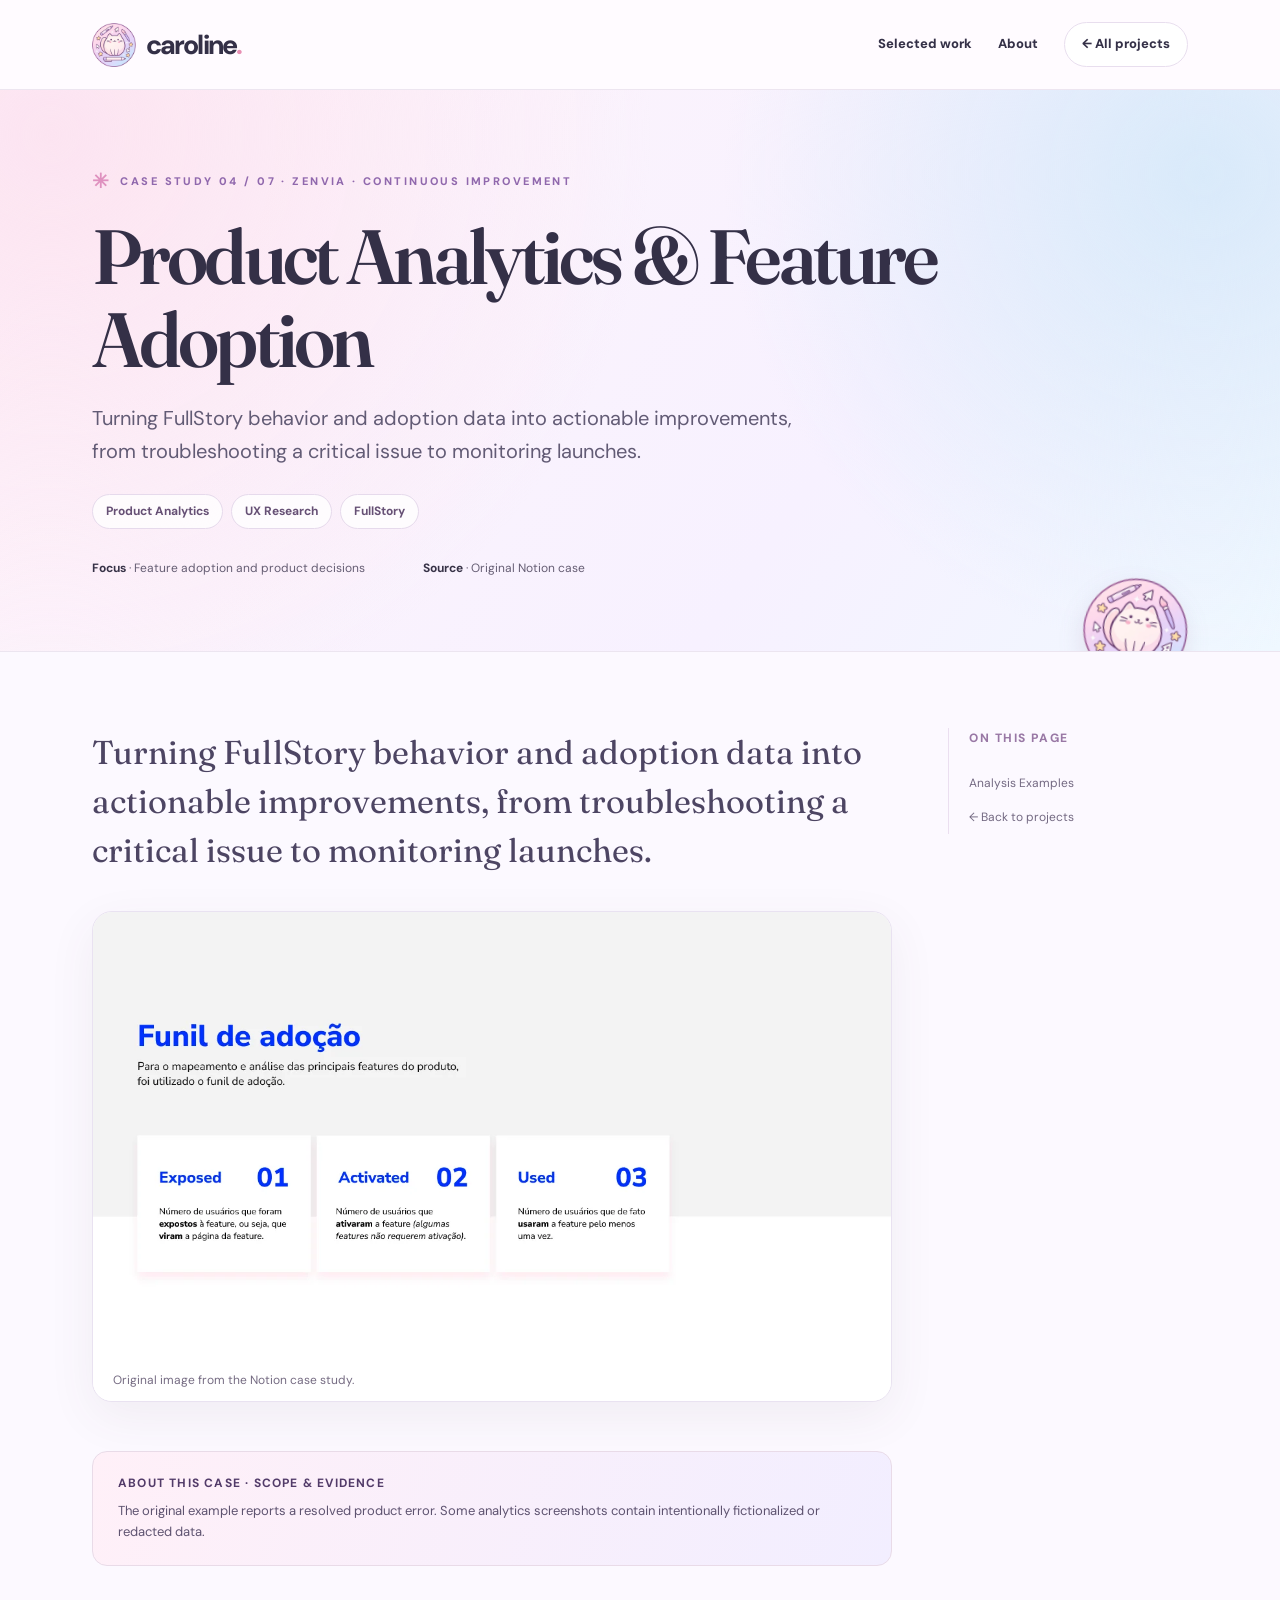
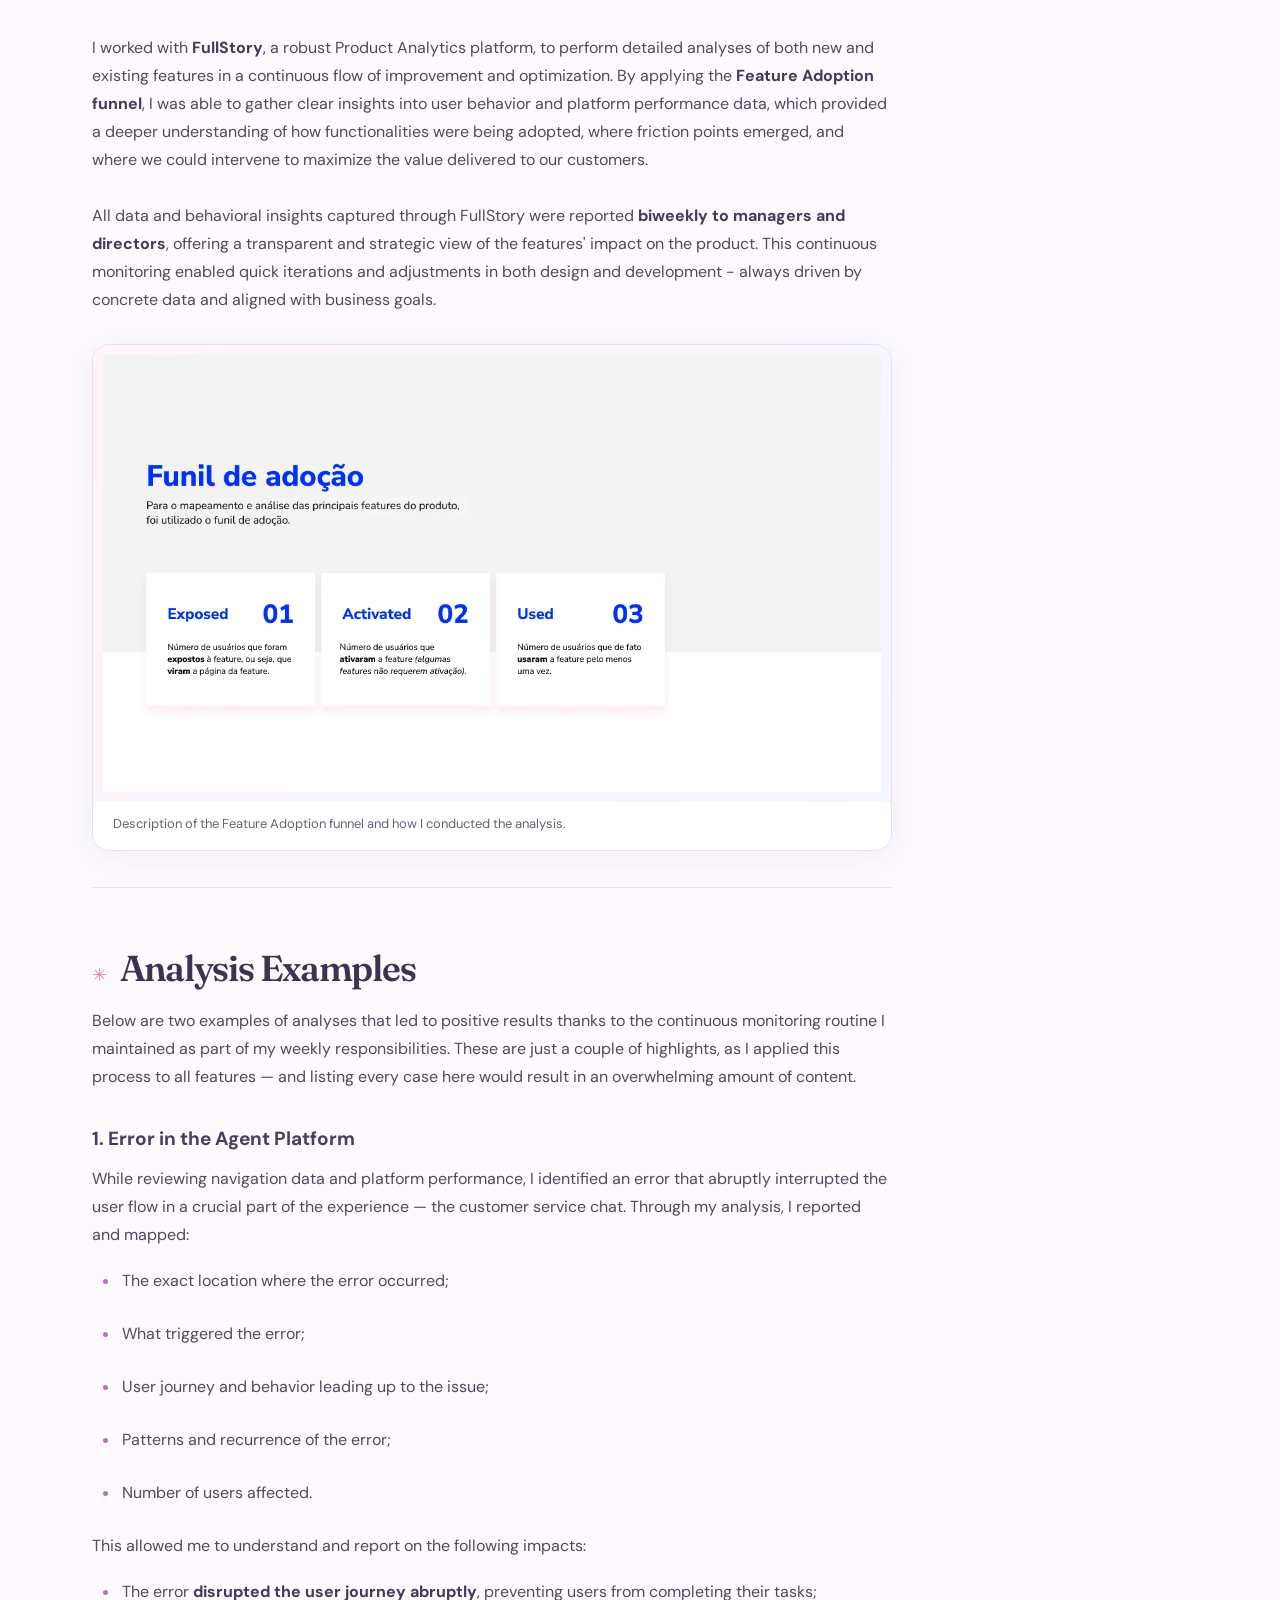
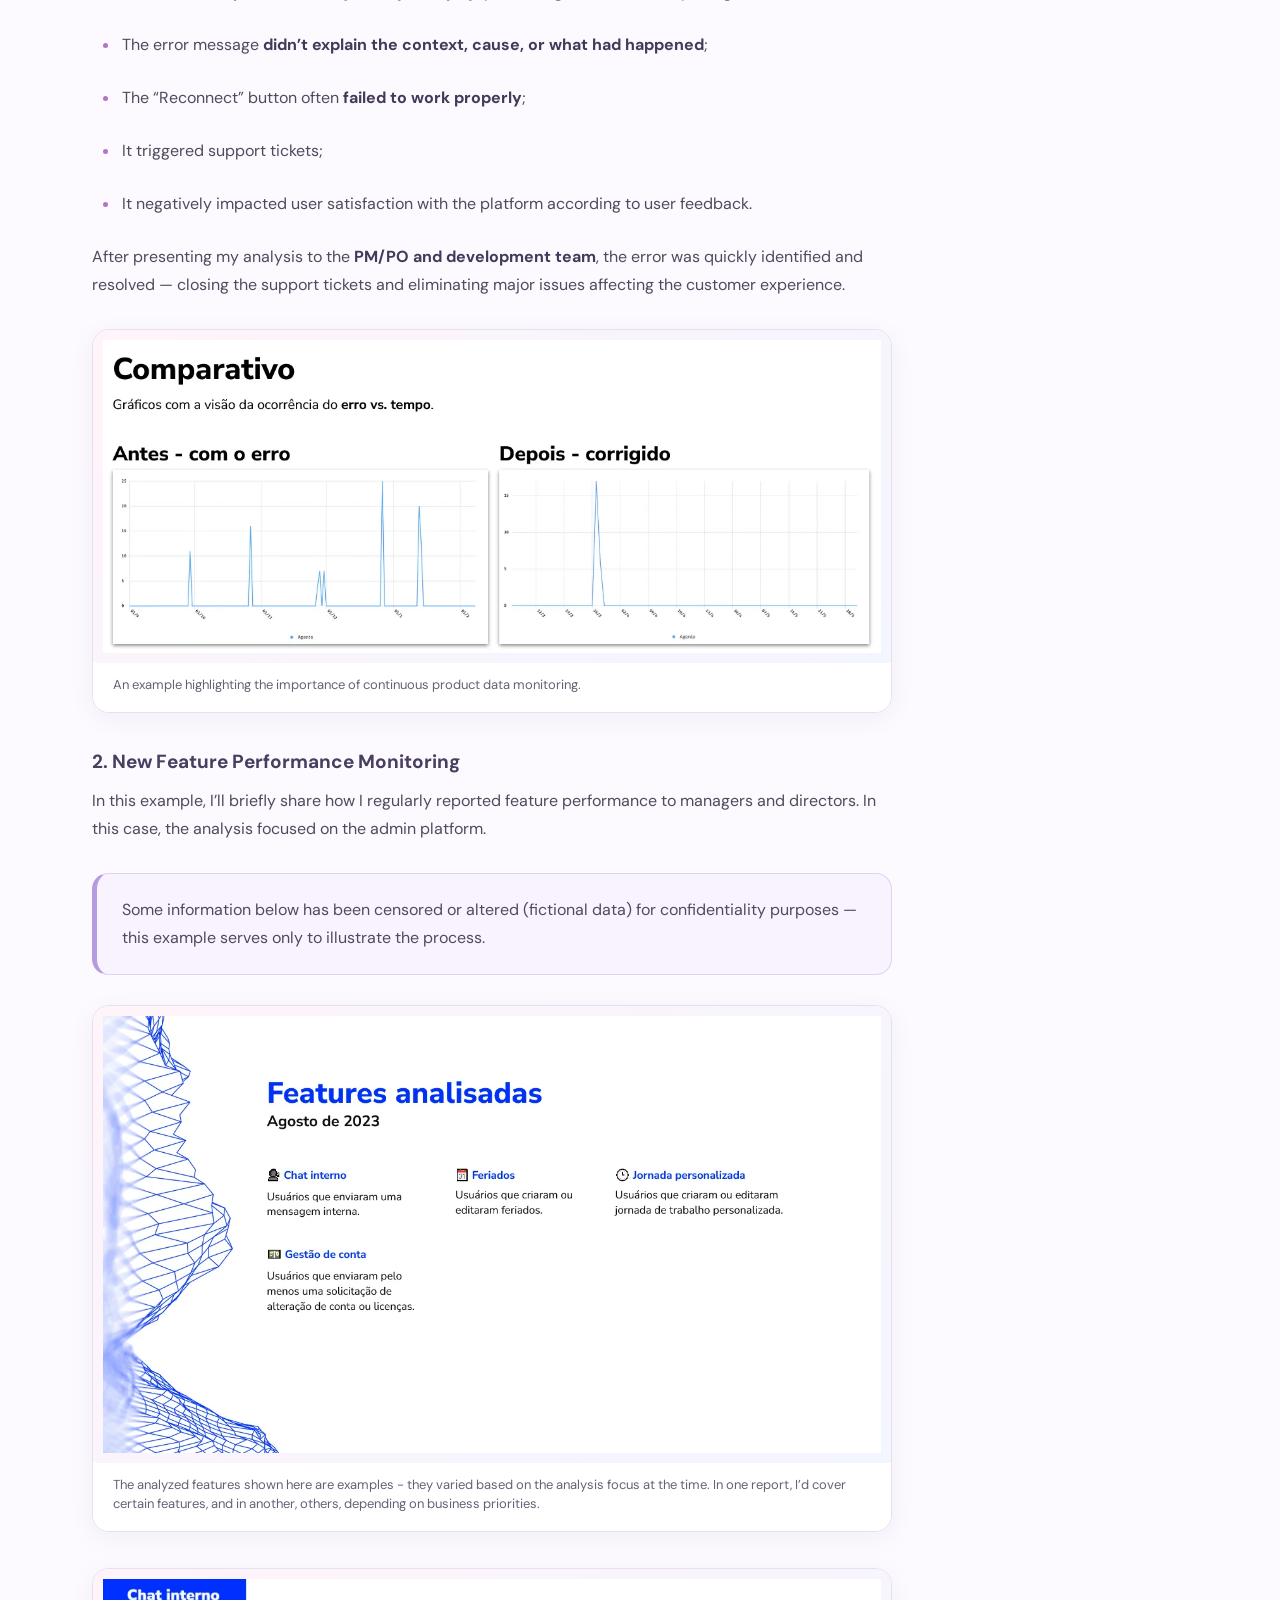
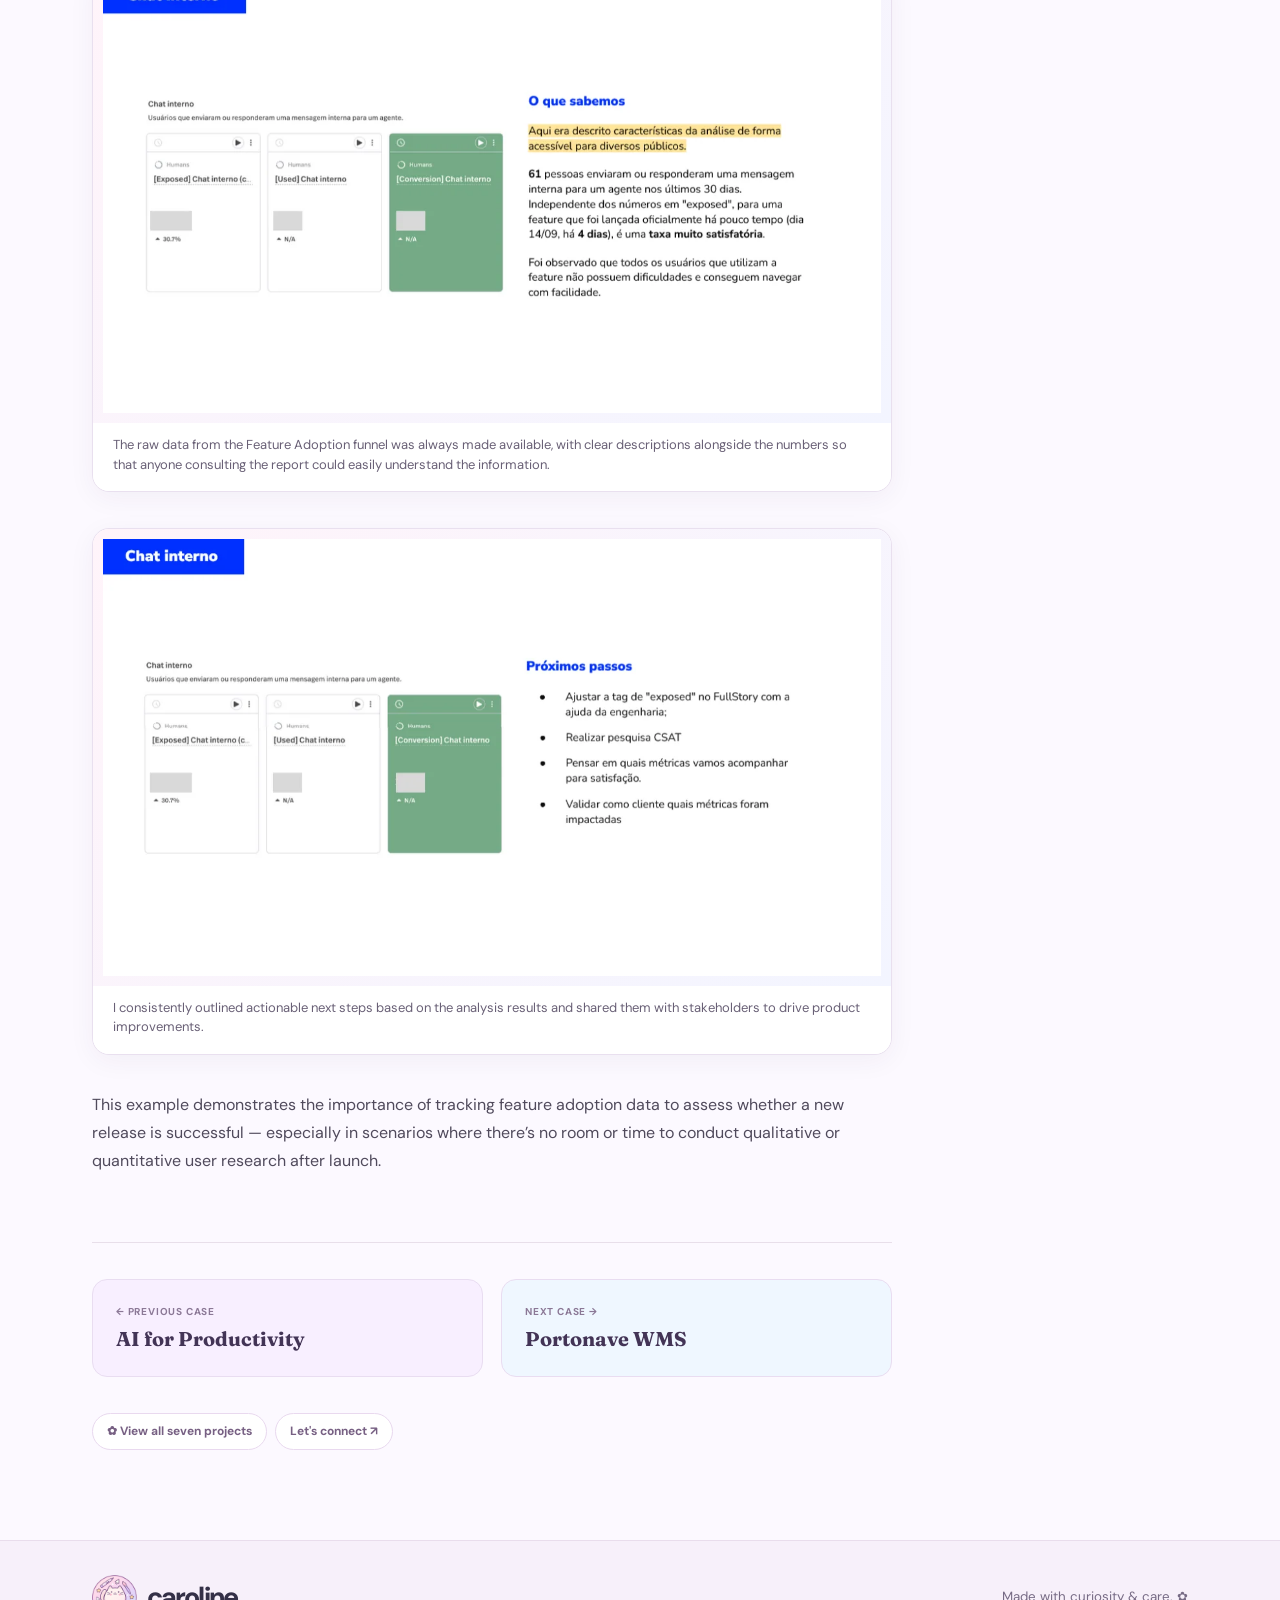
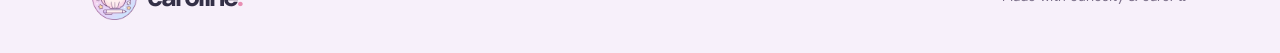
<file: cases/product-analytics/index.html>
<!doctype html><html lang="en"><head><meta charset="utf-8"><meta name="viewport" content="width=device-width,initial-scale=1"><meta name="theme-color" content="#fcf9ff"><title>Product Analytics &amp; Feature Adoption · Caroline Pierozan</title><meta name="description" content="Turning FullStory behavior and adoption data into actionable improvements, from troubleshooting a critical issue to monitoring launches."><meta property="og:type" content="article"><meta property="og:title" content="Product Analytics &amp; Feature Adoption · Caroline Pierozan"><meta property="og:description" content="Turning FullStory behavior and adoption data into actionable improvements, from troubleshooting a critical issue to monitoring launches."><link rel="icon" href="../../assets/gatinho-designer.svg" type="image/svg+xml"><link rel="preconnect" href="https://fonts.googleapis.com"><link rel="preconnect" href="https://fonts.gstatic.com" crossorigin><link href="https://fonts.googleapis.com/css2?family=DM+Sans:wght@400;500;600;700;800&family=Fraunces:opsz,wght,SOFT,WONK@9..144,400,70,1;9..144,500,70,1;9..144,600,70,1&display=swap" rel="stylesheet"><link rel="stylesheet" href="../case.css"><script src="../case.js" defer></script></head>
<body><a class="skip" href="#case-main">Skip to project content</a><header class="header"><div class="wrap"><a class="logo" href="../../index.html" aria-label="Caroline Pierozan homepage"><img src="../../assets/gatinho-designer.svg" alt=""><span>caroline<i>.</i></span></a><nav class="nav" aria-label="Navigation"><a href="../../index.html#work">Selected work</a><a href="../../index.html#about">About</a><a class="go-back" href="../../index.html#work">← All projects</a></nav></div></header>
<main id="case-main"><section class="hero"><div class="wrap"><span class="eyebrow">Case study 04 / 07 · Zenvia · Continuous improvement</span><h1>Product Analytics &amp; Feature Adoption</h1><p>Turning FullStory behavior and adoption data into actionable improvements, from troubleshooting a critical issue to monitoring launches.</p><div class="chips"><span class="chip">Product Analytics</span><span class="chip">UX Research</span><span class="chip">FullStory</span></div><div class="meta"><span><strong>Focus</strong> · Feature adoption and product decisions</span><span><strong>Source</strong> · Original Notion case</span></div><img src="../../assets/gatinho-designer.svg" class="hero-badge" aria-hidden="true" alt=""></div></section>
<div class="wrap layout"><article class="story"><p class="case-intro">Turning FullStory behavior and adoption data into actionable improvements, from troubleshooting a critical issue to monitoring launches.</p><figure class="case-hero-image"><img src="../../media/17-f752c9.webp" alt="Product Analytics &amp; Feature Adoption visual from the original portfolio" decoding="async" fetchpriority="high"><figcaption>Original image from the Notion case study.</figcaption></figure><div class="context-note"><strong>About this case · scope & evidence</strong><p>The original example reports a resolved product error. Some analytics screenshots contain intentionally fictionalized or redacted data.</p></div><div class="case-body"><p><br>I worked with <strong>FullStory</strong>, a robust Product Analytics platform, to perform detailed analyses of both new and existing features in a continuous flow of improvement and optimization. By applying the <strong>Feature Adoption funnel</strong>, I was able to gather clear insights into user behavior and platform performance data, which provided a deeper understanding of how functionalities were being adopted, where friction points emerged, and where we could intervene to maximize the value delivered to our customers.<br><br>All data and behavioral insights captured through FullStory were reported <strong>biweekly to managers and directors</strong>, offering a transparent and strategic view of the features&#x27; impact on the product. This continuous monitoring enabled quick iterations and adjustments in both design and development - always driven by concrete data and aligned with business goals.<br></p>
<figure class="case-figure"><a class="figure-link" href="../../media/17-f752c9.webp" data-lightbox="true" aria-label="Expand image: Description of the Feature Adoption funnel and how I conducted the analysis."><img src="../../media/17-f752c9.webp" alt="Description of the Feature Adoption funnel and how I conducted the analysis." loading="lazy" decoding="async"></a><figcaption>Description of the Feature Adoption funnel and how I conducted the analysis.</figcaption></figure>

<hr class="case-divider">
<h2 id="analysis-examples">Analysis Examples</h2>
<p>Below are two examples of analyses that led to positive results thanks to the continuous monitoring routine I maintained as part of my weekly responsibilities. These are just a couple of highlights, as I applied this process to all features — and listing every case here would result in an overwhelming amount of content.</p>
<h3 id="1-error-in-the-agent-platform">1. Error in the Agent Platform</h3>
<p>While reviewing navigation data and platform performance, I identified an error that abruptly interrupted the user flow in a crucial part of the experience — the customer service chat. Through my analysis, I reported and mapped:</p>
<ul><li>The exact location where the error occurred;</li></ul>
<ul><li>What triggered the error;</li></ul>
<ul><li>User journey and behavior leading up to the issue;</li></ul>
<ul><li>Patterns and recurrence of the error;</li></ul>
<ul><li>Number of users affected.</li></ul>
<p>This allowed me to understand and report on the following impacts:</p>
<ul><li>The error <strong>disrupted the user journey abruptly</strong>, preventing users from completing their tasks;</li></ul>
<ul><li>The error message <strong>didn’t explain the context, cause, or what had happened</strong>;</li></ul>
<ul><li>The “Reconnect” button often <strong>failed to work properly</strong>;</li></ul>
<ul><li>It triggered support tickets;</li></ul>
<ul><li>It negatively impacted user satisfaction with the platform according to user feedback.</li></ul>
<p>After presenting my analysis to the <strong>PM/PO and development team</strong>, the error was quickly identified and resolved — closing the support tickets and eliminating major issues affecting the customer experience.</p>

<figure class="case-figure"><a class="figure-link" href="../../media/18-9858f6.webp" data-lightbox="true" aria-label="Expand image: An example highlighting the importance of continuous product data monitoring."><img src="../../media/18-9858f6.webp" alt="An example highlighting the importance of continuous product data monitoring." loading="lazy" decoding="async"></a><figcaption>An example highlighting the importance of continuous product data monitoring.</figcaption></figure>

<h3 id="2-new-feature-performance-monitoring">2. New Feature Performance Monitoring</h3>
<p>In this example, I’ll briefly share how I regularly reported feature performance to managers and directors. In this case, the analysis focused on the admin platform.</p>
<aside class="case-callout">Some information below has been censored or altered (fictional data) for confidentiality purposes — this example serves only to illustrate the process.</aside>

<figure class="case-figure"><a class="figure-link" href="../../media/19-318f60.webp" data-lightbox="true" aria-label="Expand image: The analyzed features shown here are examples - they varied based on the analysis focus at the time. In one report, I’d cover certain featur"><img src="../../media/19-318f60.webp" alt="The analyzed features shown here are examples - they varied based on the analysis focus at the time. In one report, I’d cover certain features, and in" loading="lazy" decoding="async"></a><figcaption>The analyzed features shown here are examples - they varied based on the analysis focus at the time. In one report, I’d cover certain features, and in another, others, depending on business priorities.</figcaption></figure>

<figure class="case-figure"><a class="figure-link" href="../../media/20-19d692.webp" data-lightbox="true" aria-label="Expand image: The raw data from the Feature Adoption funnel was always made available, with clear descriptions alongside the numbers so that anyone consul"><img src="../../media/20-19d692.webp" alt="The raw data from the Feature Adoption funnel was always made available, with clear descriptions alongside the numbers so that anyone consulting the r" loading="lazy" decoding="async"></a><figcaption>The raw data from the Feature Adoption funnel was always made available, with clear descriptions alongside the numbers so that anyone consulting the report could easily understand the information.</figcaption></figure>

<figure class="case-figure"><a class="figure-link" href="../../media/21-bd2a60.webp" data-lightbox="true" aria-label="Expand image: I consistently outlined actionable next steps based on the analysis results and shared them with stakeholders to drive product improvements."><img src="../../media/21-bd2a60.webp" alt="I consistently outlined actionable next steps based on the analysis results and shared them with stakeholders to drive product improvements." loading="lazy" decoding="async"></a><figcaption>I consistently outlined actionable next steps based on the analysis results and shared them with stakeholders to drive product improvements.</figcaption></figure>
<p>This example demonstrates the importance of tracking feature adoption data to assess whether a new release is successful — especially in scenarios where there’s no room or time to conduct qualitative or quantitative user research after launch.</p>

</div><div class="case-ending"><a href="../ai-productivity/"><small>← Previous case</small><strong>AI for Productivity</strong></a><a href="../wms-port/"><small>Next case →</small><strong>Portonave WMS</strong></a></div><nav class="project-index" aria-label="Other project links"><a href="../../index.html#work">✿ View all seven projects</a><a href="https://www.linkedin.com/in/caroline-pierozan/" target="_blank" rel="noopener noreferrer">Let's connect ↗</a></nav></article><aside class="toc" aria-label="On this page"><div class="toc-inner"><p class="toc-title">On this page</p><a href="#analysis-examples">Analysis Examples</a><a href="../../index.html#work">← Back to projects</a></div></aside></div></main><footer class="footer"><div class="wrap"><a class="logo" href="../../index.html"><img src="../../assets/gatinho-designer.svg" alt=""><span>caroline<i>.</i></span></a><small>Made with curiosity & care. ✿</small></div></footer><dialog id="imageLightbox" class="lightbox" aria-label="Expanded project image"><button type="button" class="lightbox-close">Close ✕</button><img alt=""></dialog></body></html>
</file>
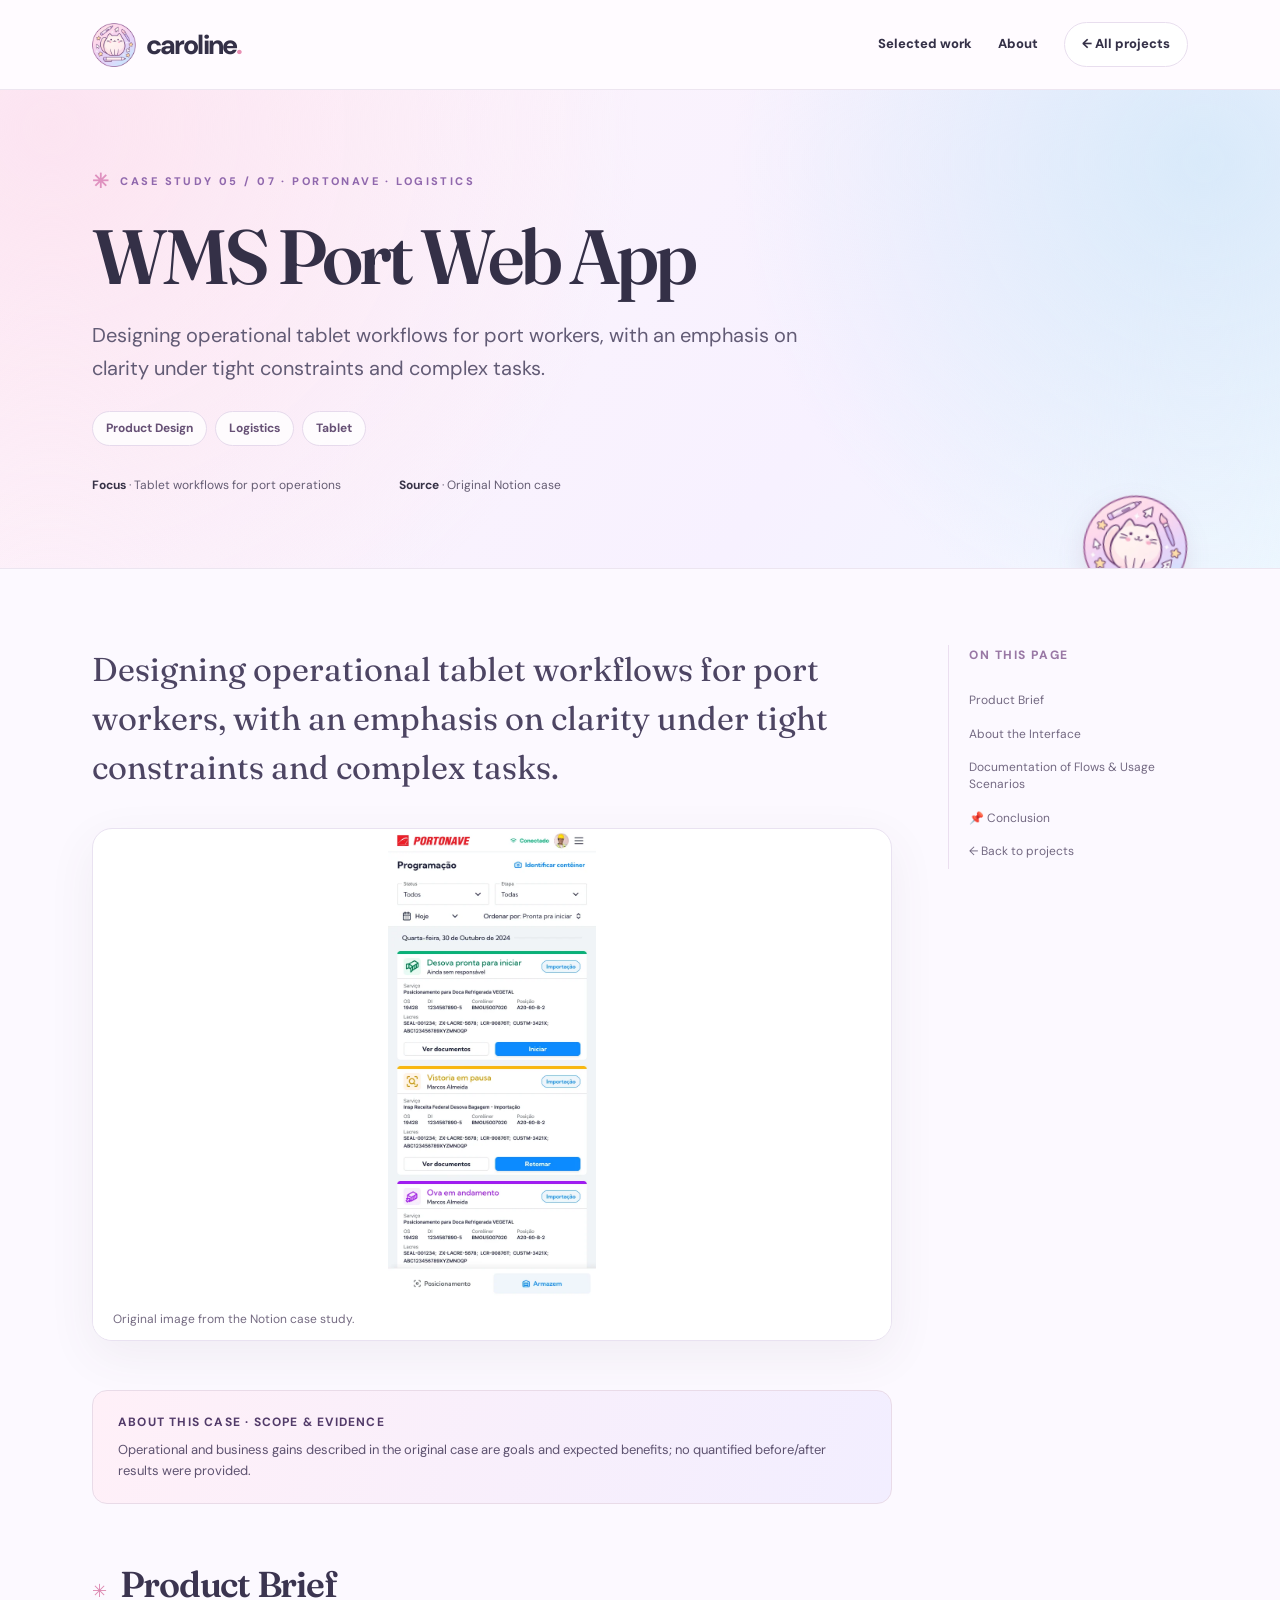
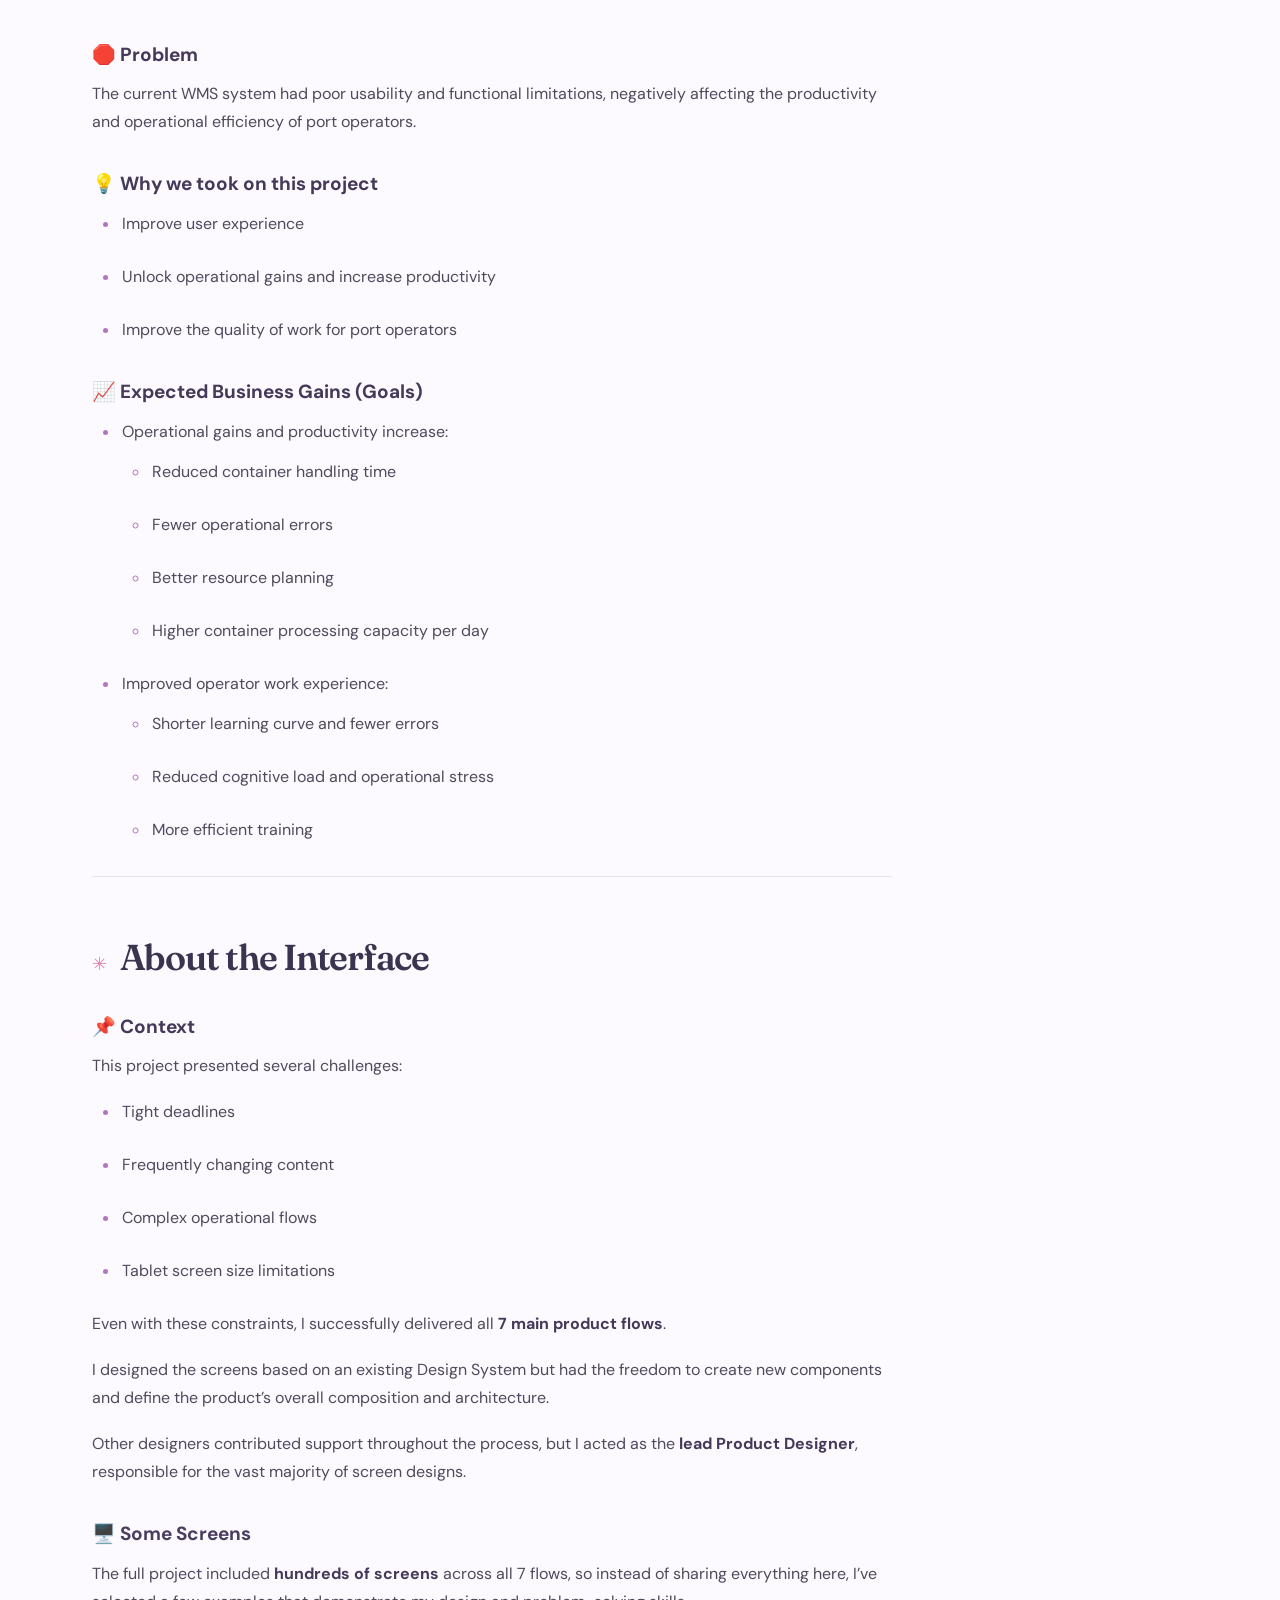
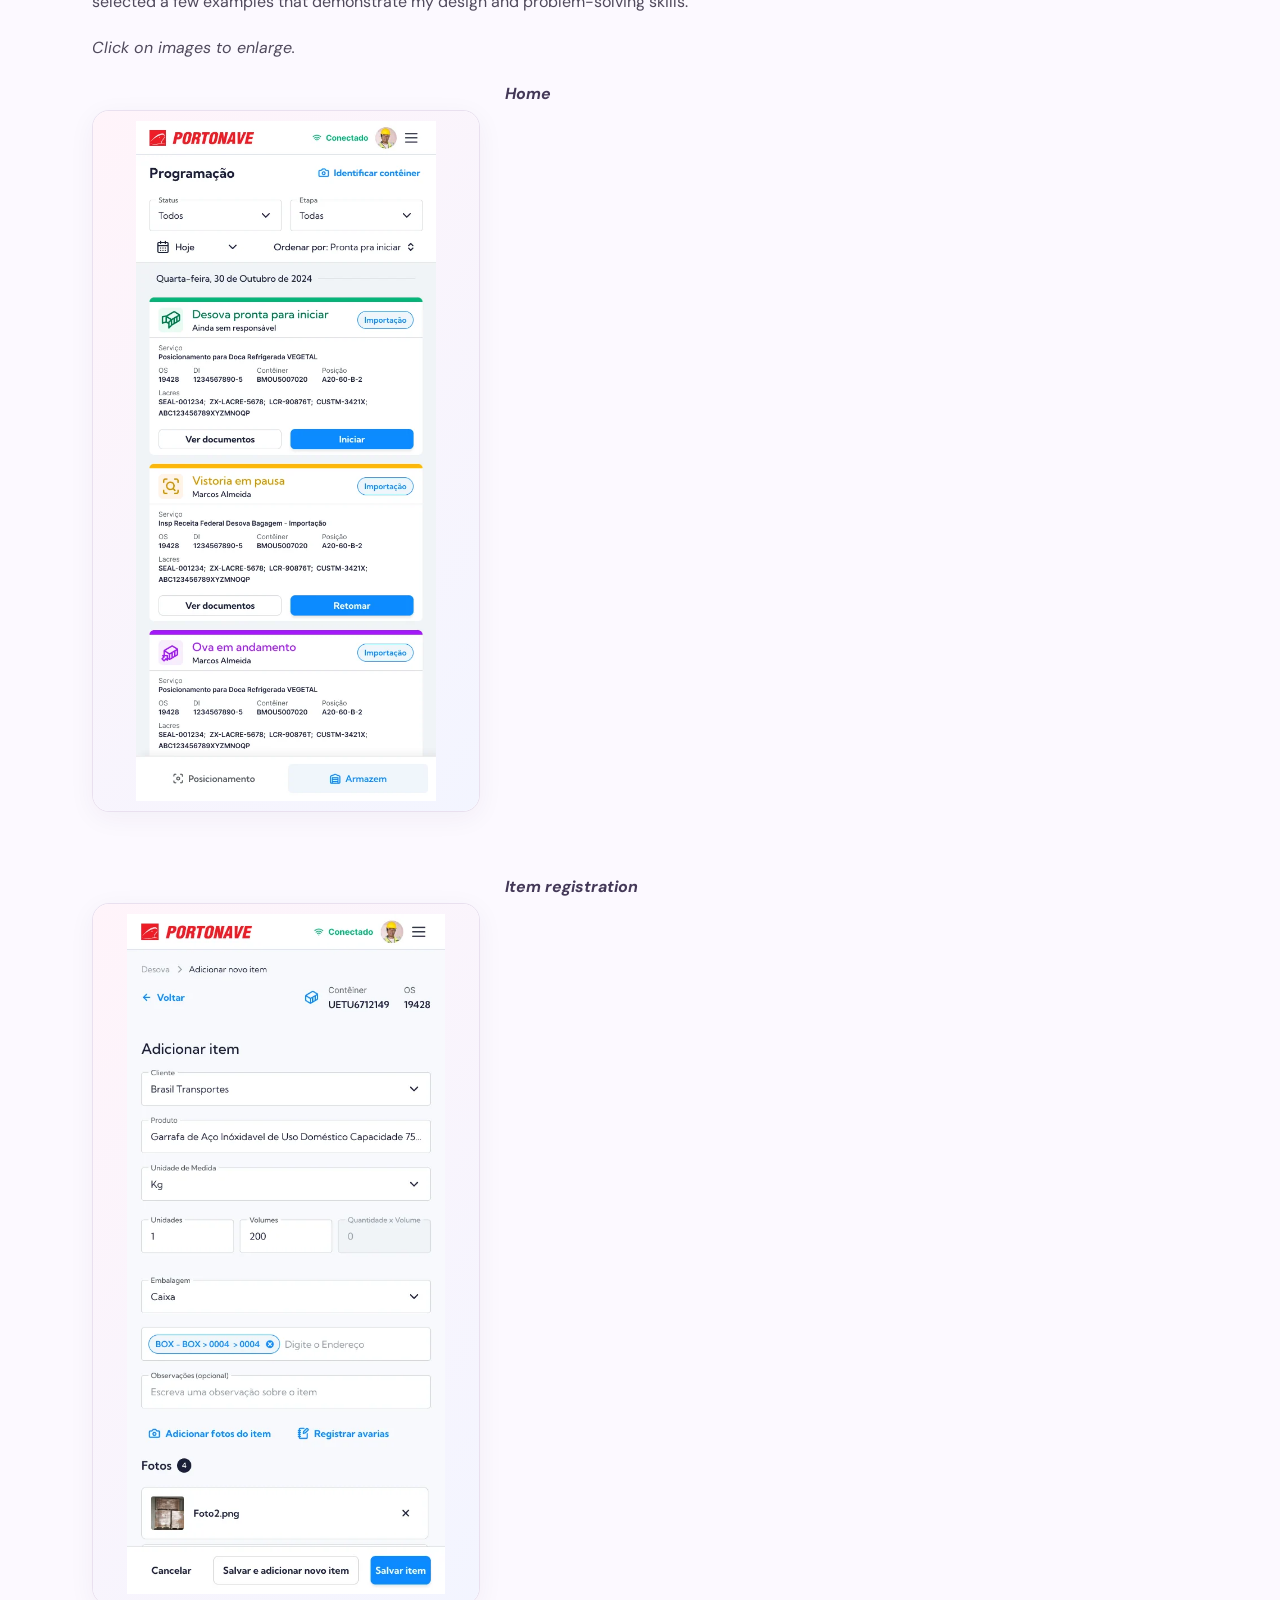
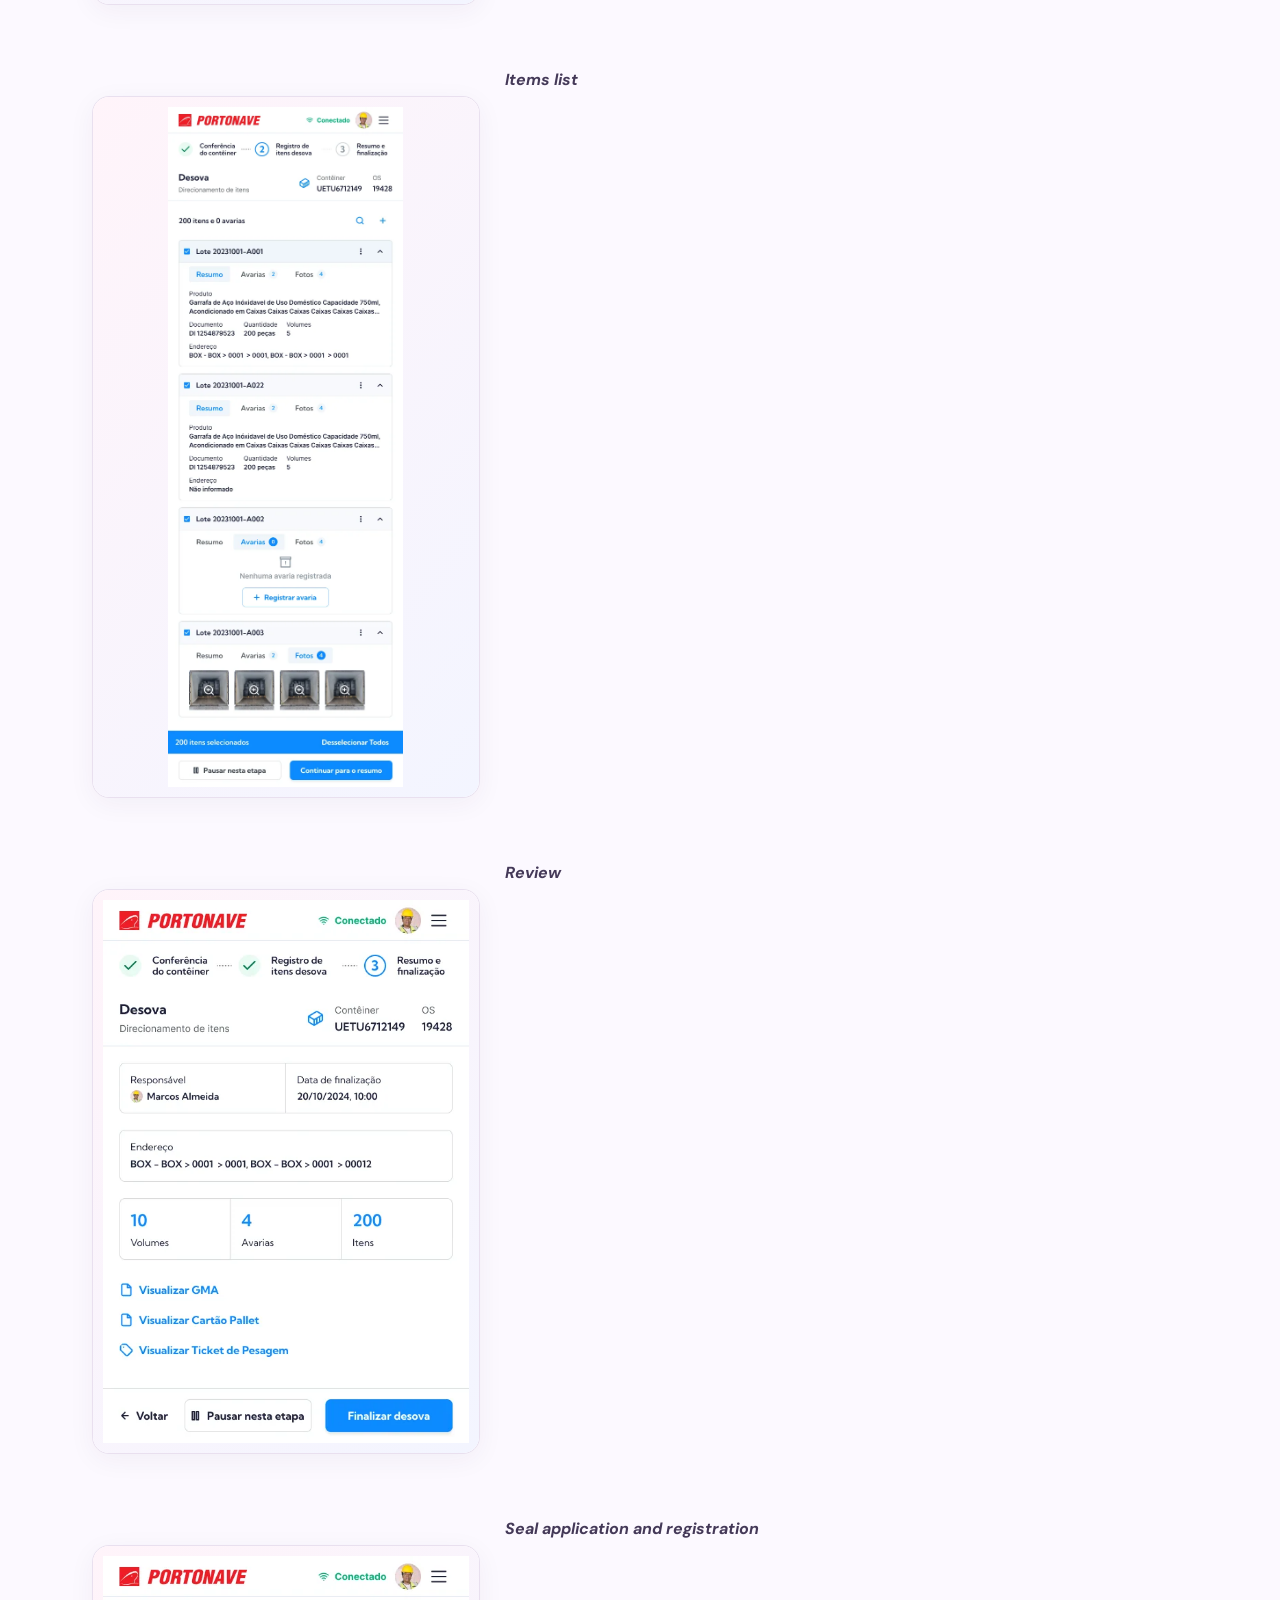
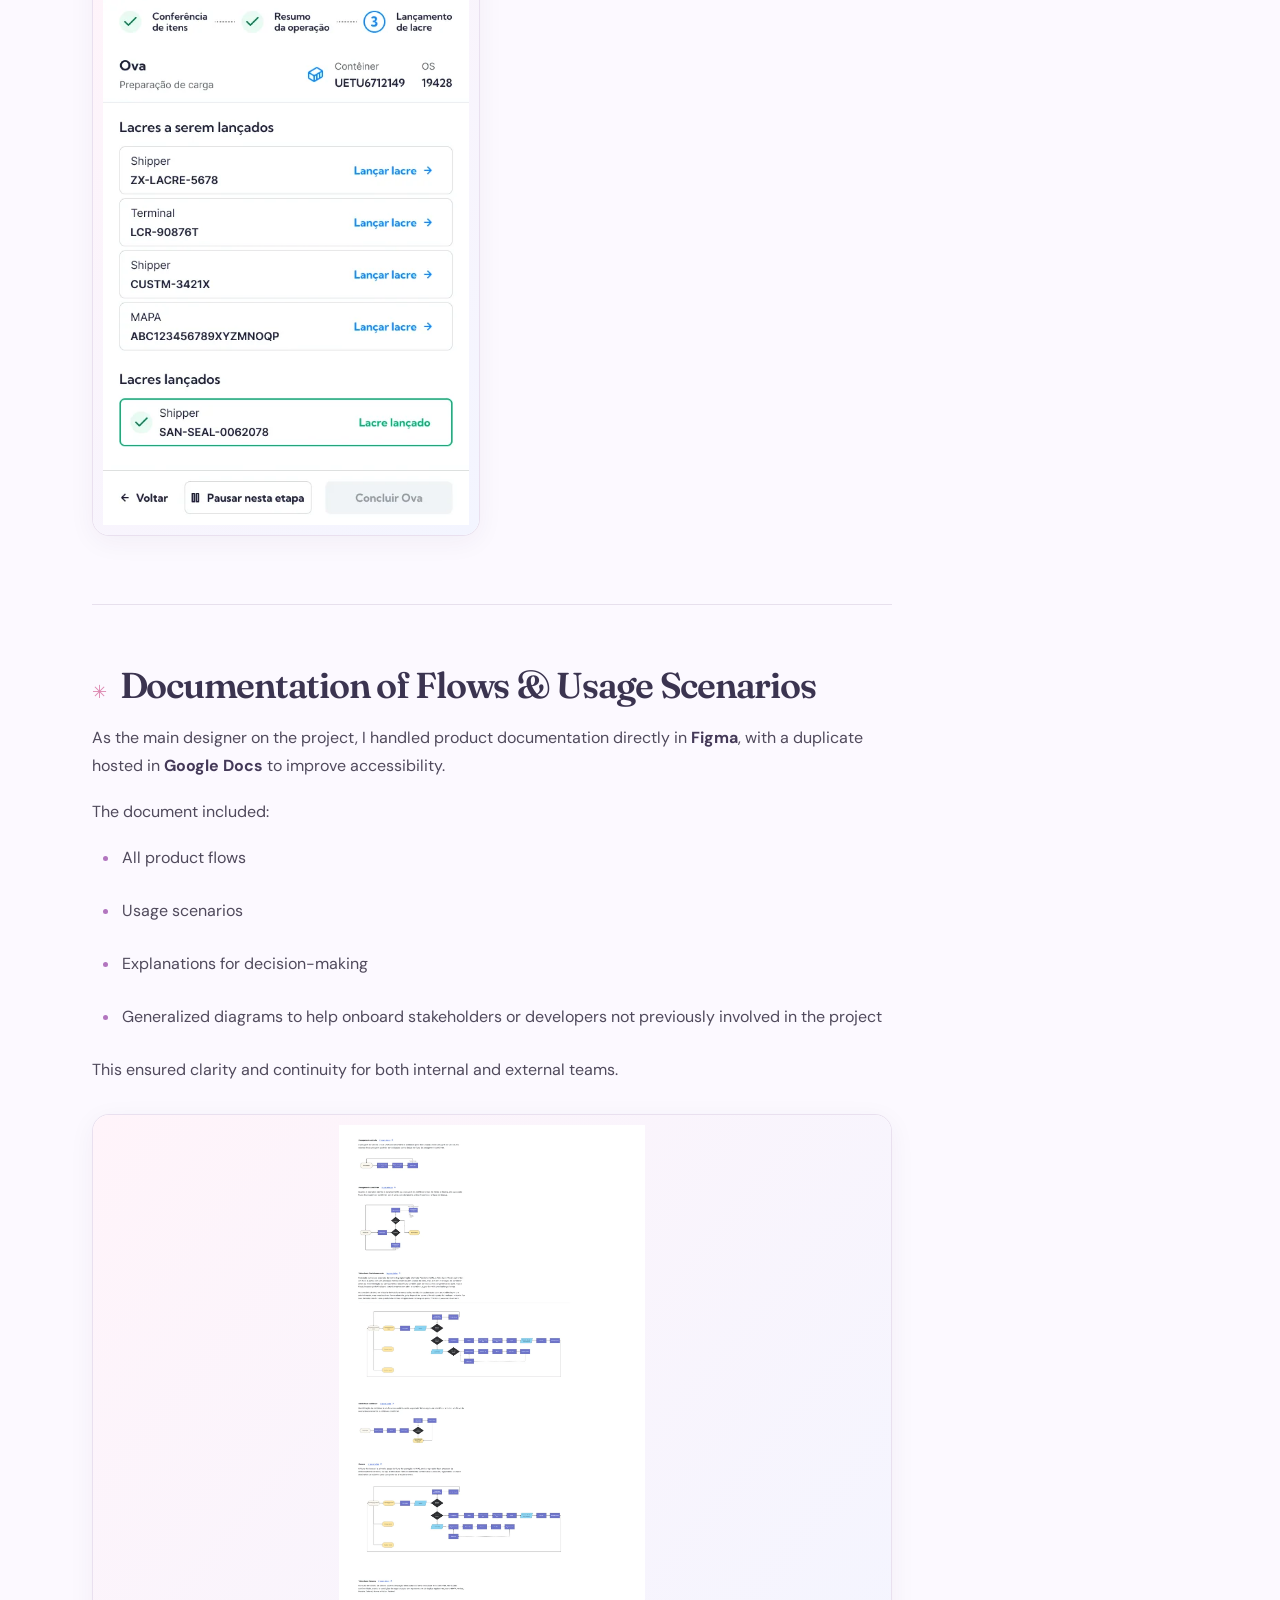
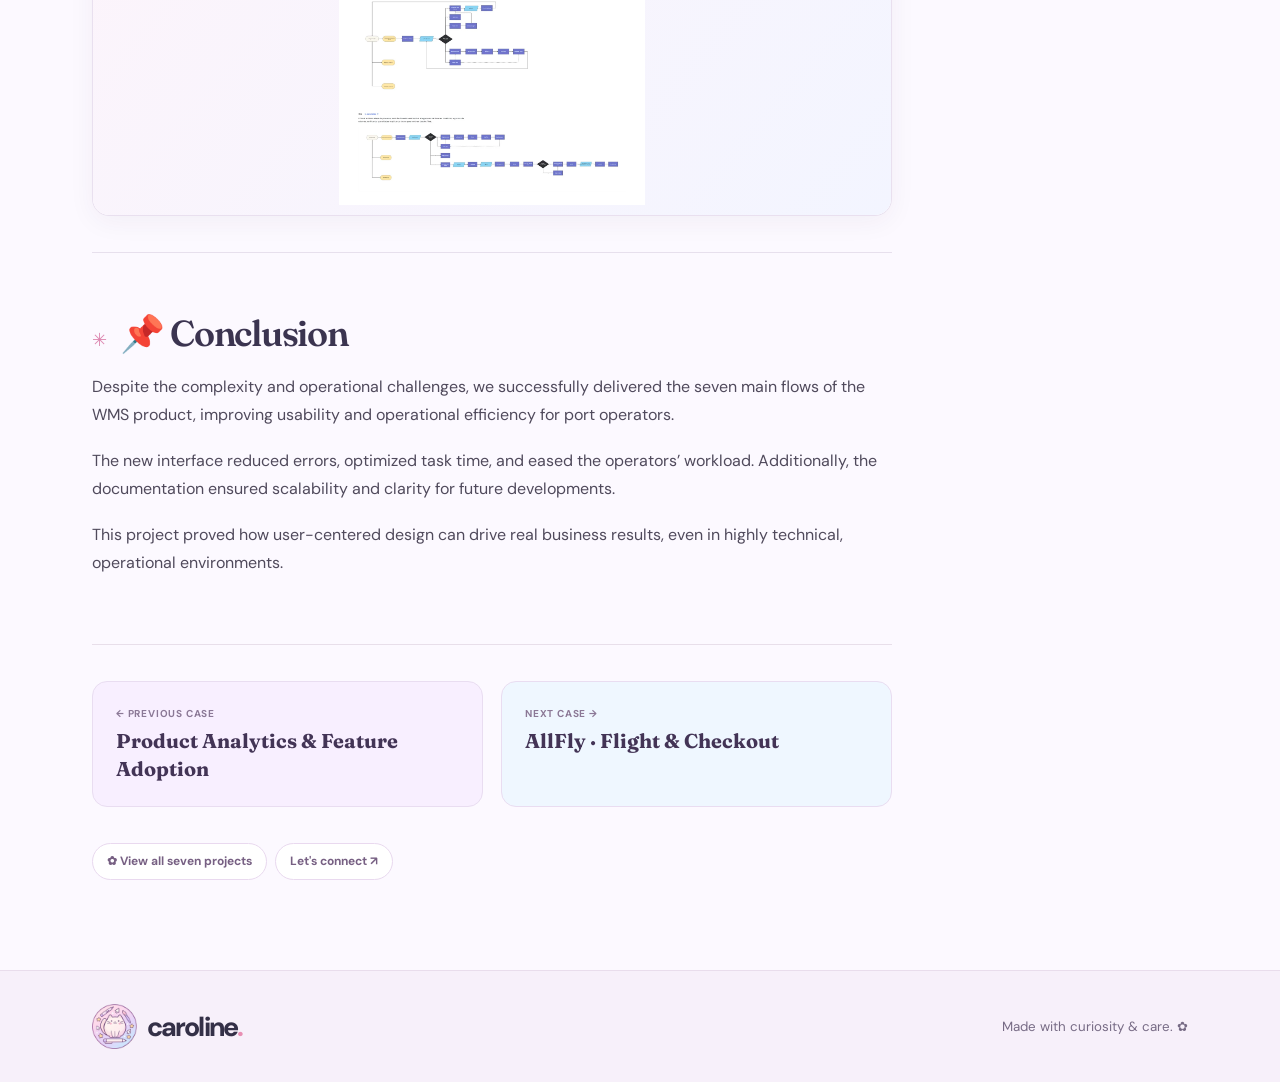
<file: cases/wms-port/index.html>
<!doctype html><html lang="en"><head><meta charset="utf-8"><meta name="viewport" content="width=device-width,initial-scale=1"><meta name="theme-color" content="#fcf9ff"><title>Portonave WMS · Caroline Pierozan</title><meta name="description" content="Designing operational tablet workflows for port workers, with an emphasis on clarity under tight constraints and complex tasks."><meta property="og:type" content="article"><meta property="og:title" content="WMS Port Web App · Caroline Pierozan"><meta property="og:description" content="Designing operational tablet workflows for port workers, with an emphasis on clarity under tight constraints and complex tasks."><link rel="icon" href="../../assets/gatinho-designer.svg" type="image/svg+xml"><link rel="preconnect" href="https://fonts.googleapis.com"><link rel="preconnect" href="https://fonts.gstatic.com" crossorigin><link href="https://fonts.googleapis.com/css2?family=DM+Sans:wght@400;500;600;700;800&family=Fraunces:opsz,wght,SOFT,WONK@9..144,400,70,1;9..144,500,70,1;9..144,600,70,1&display=swap" rel="stylesheet"><link rel="stylesheet" href="../case.css"><script src="../case.js" defer></script></head>
<body><a class="skip" href="#case-main">Skip to project content</a><header class="header"><div class="wrap"><a class="logo" href="../../index.html" aria-label="Caroline Pierozan homepage"><img src="../../assets/gatinho-designer.svg" alt=""><span>caroline<i>.</i></span></a><nav class="nav" aria-label="Navigation"><a href="../../index.html#work">Selected work</a><a href="../../index.html#about">About</a><a class="go-back" href="../../index.html#work">← All projects</a></nav></div></header>
<main id="case-main"><section class="hero"><div class="wrap"><span class="eyebrow">Case study 05 / 07 · Portonave · Logistics</span><h1>WMS Port Web App</h1><p>Designing operational tablet workflows for port workers, with an emphasis on clarity under tight constraints and complex tasks.</p><div class="chips"><span class="chip">Product Design</span><span class="chip">Logistics</span><span class="chip">Tablet</span></div><div class="meta"><span><strong>Focus</strong> · Tablet workflows for port operations</span><span><strong>Source</strong> · Original Notion case</span></div><img src="../../assets/gatinho-designer.svg" class="hero-badge" aria-hidden="true" alt=""></div></section>
<div class="wrap layout"><article class="story"><p class="case-intro">Designing operational tablet workflows for port workers, with an emphasis on clarity under tight constraints and complex tasks.</p><figure class="case-hero-image"><img src="../../media/71-2ef169.webp" alt="WMS Port Web App visual from the original portfolio" decoding="async" fetchpriority="high"><figcaption>Original image from the Notion case study.</figcaption></figure><div class="context-note"><strong>About this case · scope & evidence</strong><p>Operational and business gains described in the original case are goals and expected benefits; no quantified before/after results were provided.</p></div><div class="case-body"><h2 id="product-brief">Product Brief</h2>
<h3 id="problem"><strong>🛑 Problem</strong></h3>
<p>The current WMS system had poor usability and functional limitations, negatively affecting the productivity and operational efficiency of port operators.</p>
<h3 id="why-we-took-on-this-project"><strong>💡 Why we took on this project</strong></h3>
<ul><li>Improve user experience</li></ul>
<ul><li>Unlock operational gains and increase productivity</li></ul>
<ul><li>Improve the quality of work for port operators</li></ul>
<h3 id="business-gains"><strong>📈 Expected Business Gains (Goals)</strong></h3>
<ul><li>Operational gains and productivity increase:<ul><li>Reduced container handling time</li></ul><ul><li>Fewer operational errors</li></ul><ul><li>Better resource planning</li></ul><ul><li>Higher container processing capacity per day</li></ul></li></ul>
<ul><li>Improved operator work experience:<ul><li>Shorter learning curve and fewer errors</li></ul><ul><li>Reduced cognitive load and operational stress</li></ul><ul><li>More efficient training</li></ul></li></ul>

<hr class="case-divider">
<h2 id="about-the-interface">About the Interface</h2>
<h3 id="context"><strong>📌 Context</strong></h3>
<p>This project presented several challenges:</p>
<ul><li>Tight deadlines</li></ul>
<ul><li>Frequently changing content</li></ul>
<ul><li>Complex operational flows</li></ul>
<ul><li>Tablet screen size limitations</li></ul>
<p>Even with these constraints, I successfully delivered all <strong>7 main product flows</strong>.</p>
<p>I designed the screens based on an existing Design System but had the freedom to create new components and define the product’s overall composition and architecture.</p>
<p>Other designers contributed support throughout the process, but I acted as the <strong>lead Product Designer</strong>, responsible for the vast majority of screen designs.</p>

<h3 id="some-screens">🖥️ Some Screens</h3>
<p>The full project included <strong>hundreds of screens</strong> across all 7 flows, so instead of sharing everything here, I’ve selected a few examples that demonstrate my design and problem-solving skills.</p>
<p><em>Click on images to enlarge.</em></p>
<div class="case-columns"><figure class="case-figure"><a class="figure-link" href="../../media/71-2ef169.webp" data-lightbox="true" aria-label="Expand image: WMS Port Web App — project documentation"><img src="../../media/71-2ef169.webp" alt="WMS Port Web App — project documentation" loading="lazy" decoding="async"></a></figure><p><em><strong>Home</strong></em></p><figure class="case-figure"><a class="figure-link" href="../../media/72-f28e50.webp" data-lightbox="true" aria-label="Expand image: WMS Port Web App — project documentation"><img src="../../media/72-f28e50.webp" alt="WMS Port Web App — project documentation" loading="lazy" decoding="async"></a></figure><p><em><strong>Item registration</strong></em></p><figure class="case-figure"><a class="figure-link" href="../../media/73-4d6468.webp" data-lightbox="true" aria-label="Expand image: WMS Port Web App — project documentation"><img src="../../media/73-4d6468.webp" alt="WMS Port Web App — project documentation" loading="lazy" decoding="async"></a></figure><p><em><strong>Items list</strong></em></p><figure class="case-figure"><a class="figure-link" href="../../media/74-59241f.webp" data-lightbox="true" aria-label="Expand image: WMS Port Web App — project documentation"><img src="../../media/74-59241f.webp" alt="WMS Port Web App — project documentation" loading="lazy" decoding="async"></a></figure><p><em><strong>Review</strong></em></p><figure class="case-figure"><a class="figure-link" href="../../media/75-7eb28d.webp" data-lightbox="true" aria-label="Expand image: WMS Port Web App — project documentation"><img src="../../media/75-7eb28d.webp" alt="WMS Port Web App — project documentation" loading="lazy" decoding="async"></a></figure><p><em><strong>Seal application and registration</strong></em></p></div>
<hr class="case-divider">
<h2 id="documentation-of-flows-usage-scenarios">Documentation of Flows &amp; Usage Scenarios</h2>
<p>As the main designer on the project, I handled product documentation directly in <strong>Figma</strong>, with a duplicate hosted in <strong>Google Docs</strong> to improve accessibility.</p>
<p>The document included:</p>
<ul><li>All product flows</li></ul>
<ul><li>Usage scenarios</li></ul>
<ul><li>Explanations for decision-making</li></ul>
<ul><li>Generalized diagrams to help onboard stakeholders or developers not previously involved in the project</li></ul>
<p>This ensured clarity and continuity for both internal and external teams.</p>

<figure class="case-figure"><a class="figure-link" href="../../media/76-a5ce7b.webp" data-lightbox="true" aria-label="Expand image: WMS Port Web App — project documentation"><img src="../../media/76-a5ce7b.webp" alt="WMS Port Web App — project documentation" loading="lazy" decoding="async"></a></figure>

<hr class="case-divider">
<h2 id="conclusion">📌 Conclusion</h2>
<p>Despite the complexity and operational challenges, we successfully delivered the seven main flows of the WMS product, improving usability and operational efficiency for port operators.</p>
<p>The new interface reduced errors, optimized task time, and eased the operators’ workload. Additionally, the documentation ensured scalability and clarity for future developments.</p>
<p>This project proved how user-centered design can drive real business results, even in highly technical, operational environments.</p>

</div><div class="case-ending"><a href="../product-analytics/"><small>← Previous case</small><strong>Product Analytics &amp; Feature Adoption</strong></a><a href="../allfly-checkout/"><small>Next case →</small><strong>AllFly · Flight &amp; Checkout</strong></a></div><nav class="project-index" aria-label="Other project links"><a href="../../index.html#work">✿ View all seven projects</a><a href="https://www.linkedin.com/in/caroline-pierozan/" target="_blank" rel="noopener noreferrer">Let's connect ↗</a></nav></article><aside class="toc" aria-label="On this page"><div class="toc-inner"><p class="toc-title">On this page</p><a href="#product-brief">Product Brief</a><a href="#about-the-interface">About the Interface</a><a href="#documentation-of-flows-usage-scenarios">Documentation of Flows &amp; Usage Scenarios</a><a href="#conclusion">📌 Conclusion</a><a href="../../index.html#work">← Back to projects</a></div></aside></div></main><footer class="footer"><div class="wrap"><a class="logo" href="../../index.html"><img src="../../assets/gatinho-designer.svg" alt=""><span>caroline<i>.</i></span></a><small>Made with curiosity & care. ✿</small></div></footer><dialog id="imageLightbox" class="lightbox" aria-label="Expanded project image"><button type="button" class="lightbox-close">Close ✕</button><img alt=""></dialog></body></html>
</file>
<file: styles.css>
:root{--ink:#343047;--ink2:#5b556c;--muted:#716c7d;--pink:#f8b6d1;--pink-deep:#dc75a5;--pink-faint:#fff0f7;--lilac:#cfc1f6;--lilac-deep:#8070b7;--lilac-faint:#f4edff;--blue:#c3e5fa;--blue-deep:#7eb9df;--butter:#fff1c5;--bg:#fdfaff;--cream:#fffefb;--white:#fff;--line:#e8e1ee;--shadow:0 26px 65px rgba(66,43,93,.1);--display:'Fraunces',Georgia,serif;--body:'DM Sans',-apple-system,BlinkMacSystemFont,'Segoe UI',sans-serif}
*,*::before,*::after{box-sizing:border-box}html{scroll-behavior:smooth;scroll-padding-top:100px}body{margin:0;background:var(--bg);color:var(--ink);font-family:var(--body);font-size:16px;line-height:1.6;overflow-x:hidden}body.modal-open{overflow:hidden}a{color:inherit;text-decoration:none}button{font:inherit}button,a{-webkit-tap-highlight-color:transparent}button:focus-visible,a:focus-visible{outline:3px solid var(--lilac-deep);outline-offset:4px}::selection{background:#f5bfda;color:#332640}[hidden]{display:none!important}.wrap{max-width:1240px;margin:0 auto;padding-inline:40px}.skip-link{position:fixed;top:-100px;left:24px;padding:12px 16px;background:var(--ink);color:white;border-radius:8px;z-index:200}.skip-link:focus{top:16px}.site-shell{overflow:hidden}.site-header{position:sticky;top:0;z-index:30;background:rgba(253,250,255,.91);backdrop-filter:blur(22px);border-bottom:1px solid rgba(199,182,218,.3)}.header-inner{display:flex;align-items:center;min-height:86px;gap:42px}.wordmark{font-family:var(--display);font-weight:700;letter-spacing:-1px;font-size:27px;display:inline-flex;align-items:center;gap:9px;white-space:nowrap}.wordmark-dot{color:var(--pink-deep)}.brand-icon{width:38px;height:38px;display:inline-grid;place-items:center}.brand-icon svg{width:38px;height:38px;overflow:visible;filter:drop-shadow(0 3px 3px rgba(213,124,166,.15))}.desktop-nav{display:flex;gap:38px;align-items:center;margin:auto}.desktop-nav a,.mobile-nav a{font-size:13px;font-weight:700;transition:color .2s}.desktop-nav a:hover,.mobile-nav a:hover{color:var(--pink-deep)}.nav-actions{display:flex;align-items:center;gap:16px}.language-switch{display:inline-flex;gap:3px;align-items:center;border:1px solid var(--line);border-radius:100px;background:white;padding:9px 9px 9px 13px;color:var(--ink);font-size:11px;font-weight:800;cursor:pointer}.language-switch svg{width:16px;height:16px}.button{display:inline-flex;align-items:center;justify-content:center;gap:19px;border-radius:100px;padding:16px 26px;font-size:13px;font-weight:800;min-height:52px;border:1px solid transparent;transition:transform .25s,box-shadow .25s,background .25s;white-space:nowrap}.button:hover{transform:translateY(-3px);box-shadow:0 8px 20px rgba(169,98,155,.16)}.button-small{padding:12px 18px;min-height:41px;font-size:12px;gap:12px}.button-primary{background:var(--ink);color:#fff}.button-primary:hover{background:#574568}.button-dark{background:#352d46;color:#fff}.button-dark:hover{background:#4b3b5e}.menu-button{display:none;background:none;border:0;cursor:pointer;width:38px;height:38px;padding:10px}.menu-button span{display:block;height:2px;width:23px;background:var(--ink);margin:5px auto;transition:transform .3s}.mobile-nav{padding:15px 35px 26px;display:flex;flex-direction:column;gap:18px;border-top:1px solid var(--line)}.mobile-nav a{font-size:15px}
.hero{min-height:684px;display:grid;grid-template-columns:1.05fr 1fr;gap:28px;align-items:center;padding-block:72px 88px;position:relative}.hero-text{z-index:2}.hello-tag{display:inline-flex;align-items:center;gap:9px;background:#f8e9f7;padding:8px 16px 8px 12px;border-radius:100px;color:#845a90;font-size:12px;font-weight:800;letter-spacing:.015em}.hello-tag span:last-child{color:#ee91ba;font-size:17px}.hello-spark{color:#bd8cde;font-size:19px}.hero h1{font-family:var(--display);font-size:clamp(54px,5.2vw,84px);letter-spacing:-.055em;font-weight:600;line-height:1.06;margin:28px 0 25px;position:relative}.hero h1 em{font-weight:500;color:#d97ba4}.magic-word{color:#7b71b8}.title-star{width:53px;height:53px;vertical-align:baseline;position:relative;top:3px;left:11px;animation:soft-spin 22s linear infinite}.hero-description{font-size:16px;line-height:1.85;color:var(--ink2);max-width:450px;margin:0 0 30px}.hero-buttons{display:flex;align-items:center;gap:27px;flex-wrap:wrap}.text-link{display:inline-flex;align-items:center;gap:14px;font-size:13px;font-weight:800;padding-bottom:4px;border-bottom:1px solid #aaa0b6;transition:color .2s,gap .2s}.text-link:hover{color:var(--pink-deep);gap:20px}.arrow-nudge{font-size:19px;line-height:0}.hero-trust{margin-top:54px;display:flex;align-items:center;gap:12px;font-size:11px;font-weight:700;color:#8c8297;letter-spacing:.025em}.mini-line{height:1px;width:24px;background:#ceb4d7}.hero-art{height:544px;position:relative;isolation:isolate}.art-halo{position:absolute;border-radius:50%;filter:blur(0);z-index:-1}.halo-a{width:410px;height:410px;background:#f2e8fc;left:7%;top:13%}.halo-b{width:300px;height:300px;background:#e6f3ff;right:0;bottom:1%}.art-paper{background:white;border:1px solid #eadfec;box-shadow:0 29px 55px rgba(92,64,115,.13);position:absolute;border-radius:22px}.paper-back{width:275px;height:330px;transform:rotate(-15deg);top:64px;left:18px;background:#e9dff8;border:9px solid #fff;padding:26px;overflow:hidden}.paper-squiggle{display:block;color:#d59ccf;font-family:var(--display);font-size:125px;line-height:1;text-align:center;margin-top:45px;transform:rotate(8deg)}.art-paper-label{color:#9b81b4;font-size:11px;letter-spacing:.04em;font-weight:800;display:flex;justify-content:space-between}.paper-lines{display:block;height:2px;width:88px;background:#d7c5ed;margin-top:10px;box-shadow:0 10px #d7c5ed,0 20px #d7c5ed}.paper-main{top:51px;right:34px;width:338px;height:398px;transform:rotate(7deg);overflow:hidden;border:9px solid white;background:#fcfafc}.art-paper-top{height:49px;padding:0 15px;display:flex;align-items:center;justify-content:space-between;border-bottom:1px solid #f0eaf1;color:#a69bac;font-size:10px;font-weight:700}.dots{display:flex;gap:5px}.dots b{width:8px;height:8px;border-radius:50%;background:#e8bdd3}.dots b:nth-child(2){background:#ddd0f0}.dots b:nth-child(3){background:#c5e4f4}.art-main-content{padding:27px 28px 14px}.art-round-icon{width:49px;height:49px;display:grid;place-items:center;border-radius:17px;background:#e5d8fd;color:#9a70ca;font-size:32px}.art-main-heading{font-family:var(--display);font-size:42px;line-height:1.17;letter-spacing:-.045em;font-weight:600;margin:22px 0;color:#483a5d}.art-main-heading span{color:#f4a6c9}.art-main-pills{display:flex;gap:7px}.art-main-pills span{border-radius:25px;background:#f4e6f7;font-size:10px;padding:7px 11px;font-weight:700;color:#8669a7}.art-main-pills span+span{background:#fce6f0;color:#b97797}.art-paper-bottom{border-top:1px solid #eee8f2;display:flex;justify-content:space-between;align-items:center;padding:16px 25px;margin-top:14px;font-size:11px;font-weight:700;color:#9688a2}.art-paper-bottom span:last-child{font-size:23px}.art-sticker{position:absolute;filter:drop-shadow(0 10px 9px rgba(90,63,113,.12))}.sticker-blue{bottom:31px;left:25px;width:145px;transform:rotate(-12deg);z-index:3}.sticker-blue svg{width:100%}.art-badge{position:absolute;right:5px;bottom:62px;transform:rotate(13deg);width:116px;height:116px;border-radius:50%;background:#f8b7d1;border:6px solid #fff;box-shadow:0 10px 24px rgba(148,78,113,.17);display:flex;flex-direction:column;justify-content:center;align-items:center;font-size:13px;color:#8b4b77;font-weight:800;z-index:5;line-height:1.1}.art-badge strong{font-size:39px;color:white;line-height:1.03}.art-spark{position:absolute;color:#b5a2e6;font-size:40px}.spark-a{top:2px;right:63px}.spark-b{bottom:113px;left:14px;font-size:33px;color:#eaa7c8}.spark-c{top:38px;left:78px;color:#e9bfe3;font-size:47px}.hero-caption{position:absolute;bottom:2px;left:49%;transform:translateX(-40%);white-space:nowrap;font-family:var(--display);font-size:12px;font-style:italic;color:#8e7c9d}.hero-caption strong{color:#d890b9}
.ticker{background:#e9dff9;overflow:hidden;border-block:1px solid #ded0ef;transform:rotate(-.7deg) scale(1.02);height:53px;display:flex;align-items:center}.ticker-inner{display:flex;gap:34px;align-items:center;width:max-content;white-space:nowrap;animation:ticker-scroll 44s linear infinite;color:#786496;font-weight:800;text-transform:uppercase;letter-spacing:.11em;font-size:10px}.ticker-inner b{color:#b77ec1;font-size:24px;font-weight:400}.section-pad{padding-block:112px}.section-kicker{display:flex;gap:11px;align-items:center;color:#a77c9d;text-transform:lowercase;font-size:12px;letter-spacing:.08em;font-weight:800;margin-bottom:19px}.section-kicker span:first-child{font-size:10px;padding:4px 9px;border:1px solid #ead7ed;border-radius:100px;background:#fff}.kicker-flower{color:#ed96bf;font-size:18px;line-height:1}.section-top{display:flex;justify-content:space-between;align-items:flex-end}.section-top h2,.approach-head h2,.about-copy h2{font-family:var(--display);font-weight:600;font-size:clamp(40px,4.6vw,65px);line-height:1.13;letter-spacing:-.047em;margin:0}.section-top h2 em,.approach-head h2 em,.about-copy h2 em{color:#c27fae;font-weight:500}.section-intro{color:var(--ink2);font-size:15px;margin:17px 0 0;max-width:540px}.section-scribble{width:140px;margin-right:32px}.section-scribble svg{width:100%}.filters{display:flex;gap:9px;flex-wrap:wrap;margin:37px 0 28px}.filter-chip{border:1px solid #e8dfef;background:white;color:#7d7387;border-radius:100px;padding:10px 17px;font-size:12px;font-weight:800;cursor:pointer;transition:background .2s,color .2s,transform .2s}.filter-chip:hover{transform:translateY(-2px);border-color:#c5b5d5}.filter-chip.active{background:#4c3d64;color:white;border-color:#4c3d64}.projects-grid{display:grid;grid-template-columns:repeat(2,minmax(0,1fr));gap:26px}.project-card{border-radius:25px;overflow:hidden;background:white;border:1px solid #efe9f2;box-shadow:0 9px 31px rgba(88,72,106,.045);transition:box-shadow .3s,transform .3s}.project-card:hover{transform:translateY(-6px);box-shadow:0 18px 40px rgba(88,72,106,.11)}.project-open{border:0;text-align:left;background:transparent;display:block;width:100%;cursor:pointer;padding:0;color:inherit}.project-open:focus-visible{outline-offset:-4px}.project-cover{height:315px;overflow:hidden;position:relative;isolation:isolate;display:grid;place-items:center}.cover-chat{background:linear-gradient(130deg,#ebdcfa,#d3d8fc)}.cover-tablet{background:linear-gradient(130deg,#d3eafa,#d5effa 70%,#f0dafa)}.cover-accessibility{background:linear-gradient(135deg,#fbe3ee,#ead9f8)}.cover-checkout{background:linear-gradient(125deg,#dbeafc,#dee2fc,#fce7ed)}.cover-ai{background:linear-gradient(135deg,#efdcfc,#f4dcef,#e2e4ff)}.cover-finance{background:linear-gradient(130deg,#e3edfb,#dbe6f9,#e7d9fa)}.cover-grid{position:absolute;inset:0;opacity:.38;background-image:linear-gradient(rgba(255,255,255,.5) 1px,transparent 1px),linear-gradient(90deg,rgba(255,255,255,.5) 1px,transparent 1px);background-size:29px 29px;mask-image:linear-gradient(to bottom,transparent,black)}.cover-decoration{position:absolute;color:#fff;font-family:var(--display);font-size:64px;font-weight:600;opacity:.9}.deco-1{top:-20px;right:13px;transform:rotate(12deg)}.deco-2{bottom:-28px;left:18px;transform:rotate(-12deg)}.mini-app{background:#fff;border-radius:14px;box-shadow:0 22px 44px #68588f22;overflow:hidden;border:6px solid #fff;position:relative;transform:rotate(-4deg);transition:transform .35s}.project-card:hover .mini-app{transform:rotate(-2deg) translateY(-3px)}.mini-app-bar{height:27px;display:flex;align-items:center;padding:0 12px;gap:4px;background:#f9f7fc;border-bottom:1px solid #eeeaf4}.mini-app-bar span{height:6px;width:6px;border-radius:50%;background:#f4bacd}.mini-app-bar span:nth-child(2){background:#d8c8ed}.mini-app-bar span:nth-child(3){background:#b8e1ed}.chat-ui{width:335px;height:215px;display:flex}.chat-sidebar{background:#f3ebfc;width:80px;padding:16px 11px}.mini-avatar{width:25px;height:25px;border-radius:50%;background:#d3bcf5;margin:0 0 18px}.chat-sidebar i{display:block;width:100%;height:8px;border-radius:8px;background:#dfd2ee;margin:10px 0}.chat-sidebar i:nth-child(3){width:66%}.chat-content{padding:18px;flex:1}.mock-line{height:9px;border-radius:9px;background:#ece7f3;margin-bottom:9px;width:75%}.mock-line.short{width:46%}.mock-line.medium{width:62%}.chat-bubble{width:165px;max-width:80%;height:35px;border-radius:12px 12px 12px 3px;background:#ede2fc;margin:15px 0 12px}.chat-bubble.right{margin-left:auto;background:#d1eaf5;border-radius:12px 12px 3px 12px;width:140px;height:44px}.chat-caption{position:absolute;bottom:23px;right:27px;display:flex;align-items:center;gap:6px;background:white;border-radius:20px;padding:7px 13px;font-size:10px;font-weight:800;color:#9074b8;box-shadow:0 5px 14px #8b73ab20;transform:rotate(4deg)}.cover-floating-label{position:absolute;top:23px;left:28px;font-family:var(--display);font-size:14px;font-style:italic;color:#8470ac}.tablet-frame{width:345px;height:223px;border:10px solid #4b526c;border-radius:22px;background:#f7fbff;box-shadow:0 22px 36px #34415b35;transform:rotate(-6deg);display:grid;grid-template-columns:67px 1fr;overflow:hidden;transition:transform .35s}.project-card:hover .tablet-frame{transform:rotate(-3deg) translateY(-3px)}.tablet-side{padding:16px 11px;background:#d9d9f9}.tablet-side i{display:block;width:75%;height:8px;background:#a9addd;border-radius:20px;margin-bottom:15px}.tablet-main{padding:16px}.tablet-heading{width:54%;height:10px;border-radius:6px;background:#8ca2ca;margin-bottom:17px}.tablet-grid{display:grid;grid-template-columns:repeat(3,1fr);gap:8px}.tablet-grid b{height:56px;border-radius:7px;background:#d3e8f8;display:flex;align-items:center;justify-content:center}.tablet-grid b::before{content:'';display:block;width:23px;height:22px;border-radius:5px;background:#a6c5ed}.tablet-grid b:nth-child(2){background:#e5defb}.tablet-grid b:nth-child(2)::before{background:#c5b5ed}.tablet-grid b:nth-child(3){background:#f8e6f1}.tablet-grid b:nth-child(3)::before{background:#e7b7d4}.tablet-bottom{height:11px;border-radius:5px;background:#dae7f5;margin-top:13px}.tablet-caption{position:absolute;bottom:16px;right:24px;background:#fff;padding:7px 12px;border-radius:100px;color:#668db2;font-size:10px;font-weight:800;box-shadow:0 7px 20px #809ebd40;transform:rotate(8deg)}.access-ui{width:320px;height:222px;transform:rotate(5deg)}.access-content{padding:17px;display:flex;gap:14px}.access-check{background:#e8f2ee;border-radius:13px;display:grid;place-items:center;width:87px;height:117px;color:#64bca0;font-size:58px;font-weight:600}.access-lines{flex:1;padding-top:12px}.access-lines i{display:block;height:10px;border-radius:10px;background:#eadff0;margin-bottom:15px}.access-lines i:nth-child(1){background:#d7c8e9;width:80%}.access-lines i:nth-child(2){width:67%}.access-lines i:nth-child(3){width:92%}.access-lines i:nth-child(4){width:55%}.access-badge{position:absolute;bottom:30px;right:30px;background:#fff7dc;border:5px solid #fff;border-radius:23px;padding:11px 16px;transform:rotate(-7deg);color:#9c8256;font-size:11px;font-weight:800;box-shadow:0 9px 19px #765b8733}.flight-ui{width:340px;height:226px;transform:rotate(-4deg)}.flight-route{display:flex;justify-content:space-between;padding:15px 20px 12px;align-items:center}.flight-city{font-size:24px;color:#756ca6;font-weight:800;line-height:1}.flight-city small{display:block;font-size:9px;font-weight:500;color:#afa7ba;padding-top:6px}.flight-path{border-bottom:2px dashed #c3b8d8;width:95px;position:relative}.flight-path::after{content:'✈';font-size:19px;position:absolute;top:-18px;left:42px;color:#a28fce}.flight-fields{display:grid;grid-template-columns:1fr 1fr;gap:9px;padding:4px 16px}.flight-fields span{border-radius:8px;height:39px;background:#f1eefb;display:block}.flight-button{margin:15px 16px;height:30px;background:#bba4e7;border-radius:8px}.flight-floating{position:absolute;bottom:21px;right:23px;color:#bc7ca6;font-size:11px;background:white;border-radius:30px;padding:8px 11px;box-shadow:0 4px 17px #76638625}.ai-ui{width:318px;height:230px;transform:rotate(4deg);padding:0}.ai-ui .mini-app-bar{background:#f8f2ff}.ai-blob{margin:19px auto 13px;width:70px;height:70px;display:grid;place-items:center;background:linear-gradient(135deg,#dab9ef,#bad7f8);border-radius:20px;color:white;font-size:39px;box-shadow:0 4px 18px #c1afe550}.ai-center-text{font-family:var(--display);font-size:20px;letter-spacing:-.03em;text-align:center;color:#706092}.ai-pill-row{display:flex;justify-content:center;gap:7px;margin-top:13px}.ai-pill-row i{width:70px;height:17px;border-radius:20px;background:#f0e8f8}.ai-pill-row i:nth-child(2){background:#e2eff9;width:54px}.ai-orbit{position:absolute;top:34px;right:31px;font-size:31px;color:#b288cb}.finance-ui{width:340px;height:214px;transform:rotate(-5deg)}.finance-content{padding:15px 18px}.finance-title{width:39%;height:11px;background:#b6a7d9;border-radius:10px;margin-bottom:17px}.finance-row{display:flex;gap:10px;align-items:center;margin-bottom:12px}.finance-row b{width:30px;height:30px;border-radius:10px;background:#d6e3f8;display:block}.finance-row i{width:58%;height:11px;background:#e5e0f1;border-radius:12px}.finance-row:nth-of-type(3) b{background:#f1d8eb}.finance-row:nth-of-type(4) b{background:#d6eff0}.finance-chart{position:absolute;right:19px;top:64px;width:74px;height:86px;border-radius:12px;background:#f0e8fc;display:flex;align-items:flex-end;justify-content:space-evenly;padding:12px}.finance-chart i{width:11px;height:36px;border-radius:5px;background:#b7a6e5}.finance-chart i:nth-child(2){height:56px;background:#e2a7cd}.finance-chart i:nth-child(3){height:25px;background:#b1d5e8}.card-bottom{padding:25px 28px 28px}.card-index{font-size:11px;font-weight:800;color:#b4a4bc}.card-title{font-family:var(--display);font-size:29px;letter-spacing:-.035em;line-height:1.18;font-weight:600;margin:8px 0}.card-summary{font-size:13px;line-height:1.8;color:#726b7d;min-height:66px;margin:0 0 22px}.card-footer{display:flex;justify-content:space-between;align-items:center;gap:15px}.card-tags{display:flex;gap:7px;flex-wrap:wrap}.tag{border-radius:30px;background:#f7f1fb;padding:6px 10px;font-size:10px;font-weight:700;color:#8c7a99}.card-arrow{width:36px;height:36px;border:1px solid #e5dcea;border-radius:100%;display:grid;place-items:center;color:#827297;font-size:20px;flex:none;transition:background .2s,color .2s}.project-card:hover .card-arrow{background:#534366;color:white}.work-footnote{font-size:11px;color:#978c9d;margin:22px 0 0;text-align:right}
.approach-section{background:#f5f0fd;position:relative}.approach-section::before{content:'';position:absolute;right:-30px;top:42px;width:150px;height:150px;border-radius:100%;border:20px solid #f3dcec;opacity:.5}.approach-head{max-width:750px}.approach-head h2{max-width:690px}.approach-head p{color:var(--ink2);max-width:590px;margin:21px 0 0}.principles{display:grid;grid-template-columns:repeat(3,minmax(0,1fr));gap:20px;margin-top:47px}.principle-card{background:#fff;border:1px solid #ebe4f1;border-radius:22px;padding:29px 29px 36px;min-height:274px;position:relative}.principle-icon{display:grid;place-items:center;width:55px;height:55px;border-radius:17px;font-family:var(--display);font-size:30px}.icon-lilac{background:#eee4fd;color:#9572ca}.icon-blue{background:#e6f3fc;color:#75add2}.icon-pink{background:#ffedf5;color:#db83ae}.principle-number{position:absolute;right:24px;top:34px;color:#b7a8c5;font-size:11px;font-weight:800}.principle-card h3{font-family:var(--display);font-weight:600;font-size:24px;letter-spacing:-.025em;margin:22px 0 8px}.principle-card p{color:#756e7c;font-size:13px;line-height:1.8;margin:0;max-width:270px}
.about-section{background:var(--cream)}.about-layout{display:grid;grid-template-columns:.95fr 1.05fr;align-items:center;gap:100px}.about-illustration{height:465px;position:relative;display:flex;justify-content:center;align-items:center}.about-bg-shape{position:absolute;width:390px;height:390px;border-radius:46% 54% 64% 36% / 51% 47% 53% 49%;background:#e9dafa;transform:rotate(14deg);left:0;top:34px}.about-portrait{position:relative;width:335px;height:340px;border:10px solid white;transform:rotate(-7deg);border-radius:33px;background:linear-gradient(145deg,#cbe8fa 12%,#f5e4fb 65%,#f8cde1);box-shadow:0 24px 40px #76608c22;display:flex;flex-direction:column;align-items:center;justify-content:center;overflow:hidden}.portrait-flower{font-family:var(--display);color:#ef94bf;font-size:115px;line-height:1;text-shadow:4px 7px white;transform:rotate(10deg)}.portrait-message{text-align:center;color:#665585;transform:rotate(7deg);margin-top:15px}.portrait-message span{display:block;font-family:var(--display);font-size:17px;font-style:italic}.portrait-message strong{font-family:var(--display);font-size:30px;letter-spacing:-.03em}.portrait-underline{height:5px!important;width:60%;margin:8px auto;background:#f1aecb;border-radius:20px}.portrait-doodle{position:absolute;font-family:var(--display);font-size:39px;color:white}.doodle-a{top:21px;left:24px}.doodle-b{bottom:9px;right:22px}.doodle-c{top:25px;right:24px}.about-decoration{position:absolute;bottom:2px;right:8px;color:#b285ac;font-family:var(--display);font-style:italic;font-size:14px;transform:rotate(-4deg)}.about-copy h2{font-size:clamp(40px,4.1vw,61px)}.about-copy p{color:var(--ink2);font-size:14px;line-height:1.95;margin:21px 0 0}.skill-list{display:flex;gap:8px;flex-wrap:wrap;margin:26px 0 29px}.skill-list span{font-size:11px;font-weight:700;border:1px solid #e7deeb;padding:7px 12px;border-radius:30px;color:#816d92;background:#fefafd}.about-link{color:#725c99}
.contact-section{background:var(--bg);padding-block:90px 105px}.contact-panel{border-radius:30px;background:linear-gradient(120deg,#e6d8fa,#f9dfea 55%,#f4d9ec);min-height:400px;position:relative;overflow:hidden;text-align:center;padding:65px 30px 44px}.contact-panel::before,.contact-panel::after{content:'';position:absolute;border:1px solid #fff8;border-radius:50%;width:350px;height:350px;pointer-events:none}.contact-panel::before{left:-145px;bottom:-185px}.contact-panel::after{right:-180px;top:-195px}.contact-tag{display:inline-flex;align-items:center;gap:9px;border:1px solid #ffffffaf;border-radius:100px;padding:7px 15px;color:#8d6d9e;font-size:11px;font-weight:800;letter-spacing:.03em;background:#ffffff4a}.contact-tag:first-letter{color:#de7fa9}.contact-panel h2{font-family:var(--display);font-size:clamp(42px,5vw,68px);line-height:1.1;letter-spacing:-.048em;max-width:750px;margin:21px auto 15px;font-weight:600}.contact-panel h2 em{color:#a9679a}.contact-panel p{font-size:14px;color:#766281;max-width:500px;margin:0 auto 23px}.contact-actions{display:flex;align-items:center;justify-content:center;flex-wrap:wrap;gap:10px}.contact-star{position:absolute;color:#b393cc;font-size:60px}.star-left{left:65px;top:94px;transform:rotate(25deg)}.star-right{right:84px;bottom:84px;font-size:42px;color:#e89ec4}.contact-signature{display:block;font-family:var(--display);font-size:13px;color:#a37a9d;font-style:italic;margin-top:36px}.site-footer{border-top:1px solid #f0e8f1;background:#fff;padding-block:22px}.footer-inner{display:flex;justify-content:space-between;align-items:center;gap:20px}.site-footer .wordmark{font-size:22px}.small-brand{height:27px;width:27px;border-radius:50%;background:#f7dbed;color:#dc8cb2;font-size:20px}.site-footer p,.back-top{font-size:11px;color:#95899d;font-weight:600}.footer-dot{padding-inline:5px;color:#d9aacb}.back-top{display:inline-flex;gap:10px;align-items:center}.back-top span:last-child{font-size:20px;color:#967eac}
.case-overlay{position:fixed;inset:0;z-index:120}.case-backdrop{position:absolute;inset:0;background:rgba(39,28,51,.62);backdrop-filter:blur(7px)}.case-panel{position:absolute;right:0;top:0;bottom:0;width:min(850px,100%);overflow:auto;overscroll-behavior:contain;background:#fffbff;box-shadow:-20px 0 65px #29163336;animation:panel-in .42s cubic-bezier(.22,1,.36,1)}.case-panel-header{position:sticky;top:0;z-index:3;background:rgba(255,251,255,.94);backdrop-filter:blur(15px);height:73px;border-bottom:1px solid #ede5f0;display:flex;justify-content:space-between;align-items:center;padding:0 34px}.case-back,.case-close{border:0;background:none;color:var(--ink);font-size:13px;font-weight:800;display:inline-flex;gap:13px;align-items:center;cursor:pointer}.case-back span:first-child{font-size:21px}.case-close{width:37px;height:37px;border-radius:50%;display:grid;place-items:center;background:#f5edf8;font-size:17px}.case-inner{max-width:720px;margin:0 auto;padding:54px 39px 80px}.case-eyebrow{font-size:11px;color:#ab7d9b;text-transform:uppercase;font-weight:800;letter-spacing:.13em}.case-inner h2{font-family:var(--display);font-size:clamp(43px,5vw,67px);letter-spacing:-.05em;line-height:1.12;font-weight:600;margin:14px 0 17px}.case-subtitle{font-family:var(--display);font-size:23px;color:#a47bae;margin:0 0 24px;font-style:italic}.case-summary{font-size:16px;line-height:1.85;color:#675d70}.case-art{margin:35px 0;border-radius:22px;overflow:hidden}.case-art .project-cover{height:300px}.case-art .cover-floating-label{display:none}.case-art .mini-app{transform:rotate(-2deg)}.case-section{border-top:1px solid #eae2ee;padding:28px 0 4px;display:grid;grid-template-columns:150px 1fr;gap:16px}.case-section h3{font-family:var(--display);font-size:19px;line-height:1.3;margin:0;font-weight:600}.case-section p{font-size:14px;line-height:1.9;color:#655b6d;margin:0 0 18px}.case-section.full{display:block}.case-section.full h3{margin-bottom:17px}.case-highlights{display:flex;gap:9px;flex-wrap:wrap}.case-highlights span{border-radius:100px;background:#f3ebfa;color:#756291;padding:10px 14px;font-size:12px;font-weight:700}.case-note{font-size:11px;color:#91869c;line-height:1.8;margin:28px 0 0}.case-next{display:flex;align-items:center;justify-content:space-between;background:#eadbfa;border-radius:19px;padding:24px 27px;margin-top:40px;border:0;width:100%;cursor:pointer;text-align:left;color:#4b4266}.case-next small{font-size:11px;text-transform:uppercase;letter-spacing:.1em;font-weight:800;color:#9985b1}.case-next strong{display:block;font-family:var(--display);font-size:24px;margin-top:5px}.case-next .next-arrow{font-size:32px}
.rise{animation:rise .7s both}.hero-art.rise{animation-delay:.14s}.reveal{opacity:0;transform:translateY(23px);transition:opacity .7s ease,transform .7s cubic-bezier(.2,.7,.2,1)}.reveal.in-view{opacity:1;transform:none}@keyframes rise{from{opacity:0;transform:translateY(24px)}to{opacity:1;transform:translateY(0)}}@keyframes soft-spin{to{transform:rotate(360deg)}}@keyframes ticker-scroll{to{transform:translateX(-50%)}}@keyframes panel-in{from{transform:translateX(80px);opacity:.6}to{transform:translateX(0);opacity:1}}
@media(max-width:1100px){.wrap{padding-inline:30px}.hero{gap:0}.hero-art{transform:scale(.88);transform-origin:center}.hero h1{font-size:clamp(50px,5.3vw,68px)}.about-layout{gap:40px}.about-illustration{transform:scale(.87);transform-origin:center}}
@media(max-width:800px){.header-inner{min-height:73px}.desktop-nav,.header-cta{display:none}.nav-actions{margin-left:auto}.menu-button{display:block}.hero{grid-template-columns:1fr;padding-top:70px;padding-bottom:55px;gap:5px;min-height:unset}.hero h1{font-size:clamp(51px,8.5vw,79px)}.hero-description{max-width:610px}.hero-art{height:515px;max-width:510px;width:100%;justify-self:center;transform:scale(.93);transform-origin:center}.hero-trust{margin-top:32px}.section-pad{padding-block:80px}.principles{gap:13px}.principle-card{padding:23px 20px 29px}.about-layout{grid-template-columns:1fr;gap:22px}.about-illustration{height:385px;order:2}.about-copy{order:1}.about-bg-shape{left:50%;transform:translateX(-50%) rotate(14deg);top:0}.about-decoration{right:20%}.contact-panel{padding:60px 20px}.star-left{left:23px}.star-right{right:24px}.site-footer .wordmark{display:none}}
@media(max-width:620px){.wrap{padding-inline:21px}.header-inner{min-height:69px}.wordmark{font-size:24px}.brand-icon,.brand-icon svg{width:33px;height:33px}.hero{padding-top:53px;padding-bottom:22px}.hello-tag{font-size:11px}.hero h1{font-size:clamp(46px,10.5vw,65px);margin:23px 0}.title-star{width:34px;height:34px;left:5px}.hero-description{font-size:14px}.hero-buttons{gap:17px}.hero-art{height:391px;transform:scale(.72);margin-top:-49px;margin-bottom:-41px;width:500px;max-width:none;left:50%;justify-self:start;translate:-50% 0}.hero-trust{font-size:10px}.ticker{height:48px}.ticker-inner{gap:24px;font-size:9px}.section-pad{padding-block:68px}.section-top h2,.approach-head h2,.about-copy h2{font-size:clamp(37px,9vw,52px)}.section-scribble{display:none}.section-intro{font-size:13px}.filters{margin-top:28px;gap:7px}.filter-chip{padding:9px 12px;font-size:10px}.projects-grid{grid-template-columns:1fr;gap:19px}.project-cover{height:265px}.card-bottom{padding:21px}.card-title{font-size:28px}.card-summary{font-size:12px;min-height:0}.work-footnote{text-align:left}.principles{grid-template-columns:1fr;gap:12px;margin-top:30px}.principle-card{min-height:0;padding:25px}.principle-card h3{margin:14px 0 6px}.approach-head p{font-size:14px}.about-illustration{transform:scale(.83);height:355px}.about-copy p{font-size:13px}.about-decoration{right:4%}.contact-section{padding-block:30px 70px}.contact-panel{padding:60px 18px 38px;min-height:360px}.contact-panel h2{font-size:clamp(40px,9.5vw,54px)}.contact-panel p{font-size:12px}.contact-star{opacity:.45}.site-footer{padding-block:22px}.footer-inner{flex-direction:column;gap:7px}.site-footer p{margin:0}.case-panel-header{padding-inline:19px}.case-inner{padding:35px 23px 70px}.case-section{grid-template-columns:1fr;gap:7px}.case-art .project-cover{height:240px}.case-art .mini-app,.case-art .tablet-frame{scale:.83}.case-note{line-height:1.8}}
@media(max-width:380px){.hero h1{font-size:43px}.hero-art{transform:scale(.65);margin-top:-65px;margin-bottom:-53px}.card-tags .tag:nth-child(3){display:none}.about-illustration{transform:scale(.73)}}
@media(prefers-reduced-motion:reduce){html{scroll-behavior:auto}.rise,.reveal,.hero-art.rise{animation:none;opacity:1;transform:none;transition:none}.reveal{opacity:1}.ticker-inner,.title-star{animation:none}.project-card,.button,.text-link,.mini-app,.tablet-frame{transition:none}.case-panel{animation:none}}

/* Designer cat mascot – personal brand logo */
.brand-icon{width:43px;height:43px;flex:none}
.brand-icon img{display:block;width:100%;height:100%;object-fit:contain;filter:drop-shadow(0 3px 7px rgba(150,99,155,.15))}
.mascot-sticker{width:180px;left:8px;bottom:19px;z-index:6;transform:rotate(-9deg);filter:drop-shadow(0 12px 17px rgba(91,60,113,.17))}
.mascot-sticker img{display:block;width:100%;height:auto}
.site-footer .brand-icon.small-brand{width:34px;height:34px;background:none;border-radius:50%}
.site-footer .brand-icon.small-brand img{width:100%;height:100%}
@media(max-width:800px){.site-footer .wordmark{display:inline-flex}}
@media(max-width:620px){.header-inner .brand-icon{width:37px;height:37px}.mascot-sticker{width:178px;left:15px;bottom:25px}.site-footer .wordmark{font-size:21px}}

/* Real project screenshots and profile picture */
.project-open{text-decoration:none;color:inherit}.project-open:focus-visible{outline:3px solid #8e6bbe;outline-offset:-4px}.cover-real{background:linear-gradient(125deg,#f9eafa,#e7f0ff 84%);padding:34px 27px 26px}.cover-real::before{content:'✳';position:absolute;right:12px;bottom:-30px;color:#fff9;opacity:.9;font-size:170px;z-index:0}.cover-real img{display:block;position:relative;z-index:1;width:100%;height:100%;max-height:245px;object-fit:contain;filter:drop-shadow(0 12px 14px #584b6024);transition:transform .35s ease}.project-open:hover .cover-real img{transform:translateY(-4px) scale(1.015)}.cover-real .cover-floating-label{position:absolute;left:18px;top:15px;z-index:2;color:#65516d;background:#ffffffdc;border:1px solid #e5d7ee}.cover-real-admin-dashboard{background:linear-gradient(125deg,#fff0f7,#e9ddfa)}.cover-real-ai-productivity{background:linear-gradient(125deg,#edf6ff,#e9ddfc)}.cover-real-wms-port{background:linear-gradient(125deg,#eaf7ff,#ede8ff)}.real-profile-photo{position:absolute;inset:13% 15%;height:74%;width:70%;border-radius:26px;object-fit:cover;object-position:center top;box-shadow:0 18px 40px #74508b24}.about-portrait .portrait-message{position:absolute;bottom:10px;right:-23px;background:#fff9;padding:6px 15px;border-radius:16px;transform:rotate(-4deg);box-shadow:0 7px 25px #5c49691b}.about-portrait .portrait-message strong{font-size:23px}.about-portrait .portrait-message span{font-size:12px}.about-portrait .portrait-flower{position:absolute;right:18px;top:9px;z-index:3}
@media(max-width:620px){.cover-real{padding:42px 18px 17px}.cover-real img{max-height:220px}}


/* Original sketch Easter egg on the hero mascot. Both badges share the same frame. */
.mascot-sticker{
  width:214px; height:auto; aspect-ratio:1; left:-3px; bottom:11px;
  display:block; padding:0; border:0; border-radius:50%;
  background:transparent; cursor:pointer; isolation:isolate;
  transform:rotate(-9deg);
  transition:transform .3s cubic-bezier(.2,.8,.2,1),filter .3s ease;
}
.mascot-sticker > img{
  position:absolute; inset:0; width:100%; height:100%; object-fit:contain;
  transition:opacity .28s ease,transform .3s cubic-bezier(.2,.8,.2,1);
}
.mascot-sticker .mascot-finished{opacity:1}
.mascot-sticker .mascot-sketch{opacity:0;transform:scale(.97)}
.mascot-sticker:is(:hover,:focus-visible,[aria-pressed="true"]){
  transform:rotate(-4deg) scale(1.055);
  filter:drop-shadow(0 15px 20px rgba(91,60,113,.19));
}
.mascot-sticker:is(:hover,:focus-visible,[aria-pressed="true"]) .mascot-finished{opacity:0;transform:scale(.97)}
.mascot-sticker:is(:hover,:focus-visible,[aria-pressed="true"]) .mascot-sketch{opacity:1;transform:scale(1)}
.mascot-sticker:focus-visible{outline:3px solid #8656aa;outline-offset:5px}
.mascot-hint{
  position:absolute;bottom:-12px;left:50%;white-space:nowrap;
  transform:translate(-50%,7px);opacity:0;pointer-events:none;
  background:#fffafd;border:1px solid #dfc5e6;border-radius:999px;
  box-shadow:0 7px 16px rgba(88,61,112,.13);color:#79528e;
  padding:6px 11px;font-size:11px;font-weight:700;
  line-height:1.2;letter-spacing:.015em;transition:opacity .25s ease,transform .25s ease;
}
.mascot-sticker:is(:hover,:focus-visible,[aria-pressed="true"]) .mascot-hint{opacity:1;transform:translate(-50%,0)}
@media(max-width:620px){
 .mascot-sticker{width:198px;left:10px;bottom:23px}
 .mascot-hint{font-size:10px;bottom:-10px}
}
@media(prefers-reduced-motion:reduce){
 .mascot-sticker,.mascot-sticker > img,.mascot-hint{transition:none}
}


/* Mascot plinnn reveal — subtle invitation, brief sparkling transition */
.mascot-sticker .mascot-secret-hint{
  position:absolute;top:-8px;right:-13px;z-index:7;
  display:inline-flex;align-items:center;justify-content:center;
  padding:7px 11px;border-radius:99px;
  border:1px solid #dec8eb;background:#fffaff;
  color:#9473b2;box-shadow:0 5px 15px rgba(117,79,152,.13);
  white-space:nowrap;font-size:11px;line-height:1;letter-spacing:.02em;font-weight:800;
  pointer-events:none;transform:rotate(9deg);
  animation:mascot-secret-bob 3.6s ease-in-out infinite;
}
.mascot-sticker:is(:hover,:focus-visible,[aria-pressed="true"]) .mascot-secret-hint{
  color:#b65e99;border-color:#eeb9da;background:#fff5fb;
  animation-play-state:paused;
}
.mascot-sticker .mascot-glimmer-ring{
  position:absolute;inset:-6px;border-radius:50%;z-index:3;
  pointer-events:none;opacity:0;transform:scale(.92);
  border:3px solid rgba(251,218,251,.95);
  box-shadow:0 0 0 4px rgba(252,217,245,.28),0 0 27px 12px rgba(236,171,230,.35);
}
.mascot-sticker .mascot-sparkle{
  position:absolute;z-index:8;pointer-events:none;opacity:0;
  color:#fff3a8;text-shadow:0 0 3px #fff,0 0 15px rgba(253,185,228,.9);
  line-height:1;transform:translate(0,0) scale(.35);
  filter:drop-shadow(0 2px 5px rgba(132,88,166,.3));
}
.mascot-sticker .sparkle-one{top:5px;left:8px;font-size:26px;--dx:-20px;--dy:-22px;--delay:0ms}
.mascot-sticker .sparkle-two{top:23px;right:4px;font-size:25px;--dx:24px;--dy:-21px;--delay:65ms;color:#d7b4ff}
.mascot-sticker .sparkle-three{bottom:35px;left:-3px;font-size:29px;--dx:-26px;--dy:20px;--delay:110ms;color:#ffcfeb}
.mascot-sticker .sparkle-four{bottom:12px;right:25px;font-size:23px;--dx:24px;--dy:22px;--delay:145ms}
.mascot-sticker .sparkle-five{top:47%;right:-16px;font-size:18px;--dx:25px;--dy:-8px;--delay:190ms;color:#cde9ff}
.mascot-sticker:is(:hover,:focus-visible,[aria-pressed="true"]) .mascot-glimmer-ring{
  animation:mascot-glimmer .76s ease-out both;
}
.mascot-sticker:is(:hover,:focus-visible,[aria-pressed="true"]) .mascot-sparkle{
  animation:mascot-plinnn .82s cubic-bezier(.16,.72,.32,1) var(--delay) both;
}
@keyframes mascot-secret-bob{
  0%,100%{transform:rotate(9deg) translateY(0)}
  50%{transform:rotate(9deg) translateY(-4px)}
}
@keyframes mascot-glimmer{
  0%{opacity:0;transform:scale(.88)}
  29%{opacity:.95;transform:scale(1.035)}
  100%{opacity:0;transform:scale(1.13)}
}
@keyframes mascot-plinnn{
  0%{opacity:0;transform:translate(0,4px) scale(.25) rotate(-28deg)}
  26%{opacity:1;transform:translate(0,0) scale(1.22) rotate(0deg)}
  58%{opacity:1;transform:translate(calc(var(--dx) * .55),calc(var(--dy) * .55)) scale(1)}
  100%{opacity:0;transform:translate(var(--dx),var(--dy)) scale(.55) rotate(24deg)}
}
@media(max-width:620px){
  .mascot-sticker .mascot-secret-hint{right:-4px;top:-13px;font-size:10px;padding:6px 9px}
}
@media(prefers-reduced-motion:reduce){
  .mascot-sticker .mascot-secret-hint{animation:none}
  .mascot-sticker .mascot-glimmer-ring,.mascot-sticker .mascot-sparkle{animation:none!important}
  .mascot-sticker:is(:hover,:focus-visible,[aria-pressed="true"]) .mascot-sparkle{
    opacity:.7;transform:none
  }
}
</file>
<file: cases/case.css>
:root{--ink:#343047;--muted:#716c7d;--pink:#f8b6d1;--lav:#cfc1f6;--blue:#c3e5fa;--bg:#fcf9ff}
*{box-sizing:border-box}html{scroll-behavior:smooth;scroll-padding-top:100px}body{margin:0;background:var(--bg);color:var(--ink);font:16px/1.75 'DM Sans',sans-serif}a{color:#7752ae;text-decoration-thickness:1px;text-underline-offset:4px}button,a{touch-action:manipulation}a:focus-visible,button:focus-visible,summary:focus-visible{outline:3px solid #7b59c1;outline-offset:5px;border-radius:5px}.skip{position:absolute;top:-70px;left:10px;padding:10px;background:white;z-index:99}.skip:focus{top:10px}.wrap{max-width:1160px;padding:0 32px;margin:auto}.header{height:90px;background:rgba(255,251,255,.94);border-bottom:1px solid #ede5f0;position:sticky;top:0;z-index:15;backdrop-filter:blur(16px)}.header .wrap{height:100%;display:flex;align-items:center;justify-content:space-between;gap:20px}.logo{display:flex;align-items:center;gap:10px;font-weight:800;letter-spacing:-.07em;font-size:27px;color:var(--ink);text-decoration:none}.logo img{width:44px;height:44px;object-fit:contain}.logo i{font-style:normal;color:#e88fb3}.nav{display:flex;gap:26px;align-items:center}.nav a{font-size:13px;font-weight:800;color:var(--ink);text-decoration:none}.nav a:hover{color:#9561c5}.go-back{border:1px solid #e8deee;padding:10px 17px;border-radius:100px;background:#fff;white-space:nowrap}.hero{position:relative;background:radial-gradient(circle at 94% 15%,#d9eafa 0%,transparent 37%),radial-gradient(circle at 4% 8%,#fce4f1 0%,transparent 45%),linear-gradient(125deg,#fff5fa,#f7f1ff 65%,#eff8ff);overflow:hidden;border-bottom:1px solid #ece5f0}.hero .wrap{padding-top:74px;padding-bottom:72px;position:relative}.eyebrow{font-size:11px;letter-spacing:.22em;text-transform:uppercase;color:#9068ad;font-weight:800;display:flex;gap:9px;align-items:center}.eyebrow:before{content:'✳';color:#df91bf;font-size:20px}.hero h1{font:600 clamp(39px,6vw,78px)/1.08 'Fraunces',serif;letter-spacing:-.05em;max-width:930px;margin:17px 0 20px}.hero p{max-width:740px;font-size:clamp(16px,2vw,20px);color:#625b75;line-height:1.66;margin:0}.chips{display:flex;flex-wrap:wrap;gap:8px;margin-top:26px}.chip{padding:6px 13px;border-radius:40px;background:rgba(255,255,255,.8);border:1px solid #e6daec;font-size:12px;font-weight:700;color:#665075}.hero-badge{position:absolute;right:32px;bottom:-32px;width:105px;transform:rotate(10deg);filter:drop-shadow(0 10px 12px rgba(101,63,119,.12))}.meta{display:flex;flex-wrap:wrap;gap:18px 58px;margin-top:29px;font-size:12px;color:#655d73}.meta strong{color:#373247}.layout{display:grid;grid-template-columns:minmax(0,1fr) 240px;gap:56px;padding-top:76px;padding-bottom:90px}.story{min-width:0}.case-intro{font-family:'Fraunces',serif;font-size:clamp(22px,3vw,33px);line-height:1.48;color:#4d4563;margin:0 0 36px}.case-hero-image{margin:0 0 49px;border:1px solid #e9e2f1;border-radius:20px;overflow:hidden;background:white;box-shadow:0 15px 48px rgba(78,64,92,.07)}.case-hero-image img{display:block;width:100%;height:auto;max-height:470px;object-fit:contain}.case-hero-image figcaption{font-size:12px;color:#756b82;padding:10px 20px;background:#fff}.case-body{color:#504a5c}.case-body h2{margin:58px 0 17px;font:600 clamp(26px,3vw,36px)/1.23 'Fraunces',serif;color:#3b3450;letter-spacing:-.035em;scroll-margin-top:120px}.case-body h2:before{content:'✳';font:18px 'DM Sans',sans-serif;color:#dc86af;display:inline-block;margin-right:14px}.case-body h3{margin:35px 0 12px;font:700 19px/1.4 'DM Sans',sans-serif;color:#493e60;scroll-margin-top:120px}.case-body h4{font-size:17px}.case-body p{margin:0 0 18px}.case-body strong{color:#443958}.case-body ul,.case-body ol{margin:12px 0 25px;padding-left:28px}.case-body li{padding-left:2px;margin:6px 0}.case-body li::marker{color:#b275bf}.case-body .highlight{background:#f1e4fc;border-radius:3px;padding:0 2px}.case-body blockquote{font:500 20px/1.65 'Fraunces',serif;padding:20px 28px;border-left:4px solid #bba3e8;background:#f8f2ff;border-radius:0 15px 15px 0;margin:28px 0}.case-figure{margin:30px 0 36px;background:white;border:1px solid #e9e0ef;border-radius:17px;overflow:hidden;box-shadow:0 6px 27px rgba(58,47,70,.05)}.case-figure a{display:block;cursor:zoom-in;background:linear-gradient(130deg,#fff4fa,#f3f5ff);padding:10px}.case-figure img{display:block;max-width:100%;height:auto;max-height:680px;margin:auto;object-fit:contain}.case-figure figcaption{font-size:13px;line-height:1.5;padding:12px 20px 17px;color:#696076;background:#fff}.case-callout{padding:22px 25px;margin:30px 0;border:1px solid #e1d2f3;border-left:5px solid #b69cdf;border-radius:16px;background:#f8f3ff}.case-callout p:last-child{margin-bottom:0}.case-details{margin:13px 0;border:1px solid #e4ddeb;border-radius:13px;background:white;overflow:hidden}.case-details summary{cursor:pointer;padding:14px 20px;font-weight:700;line-height:1.5;color:#54466e}.case-details[open] summary{background:#f7f2ff}.details-body{padding:16px 22px}.details-body p:last-child{margin-bottom:0}.case-divider{border:0;border-top:1px solid #e7e0ed;margin:32px 0}.case-columns{display:grid;gap:25px}.context-note{background:linear-gradient(110deg,#fff0f8,#f2eeff);padding:22px 25px;border-radius:15px;border:1px solid #e9dbe8;color:#5e5370;font-size:13px;line-height:1.65;margin-bottom:40px}.context-note strong{display:block;color:#523b69;font-size:12px;margin-bottom:6px;text-transform:uppercase;letter-spacing:.1em}.context-note p{margin:0}.toc{position:relative}.toc-inner{position:sticky;top:128px;border-left:1px solid #ebdff0;padding-left:20px}.toc-title{font-size:12px;letter-spacing:.13em;color:#9978a5;font-weight:800;text-transform:uppercase;margin:0 0 18px}.toc a{display:block;font-size:12px;line-height:1.45;padding:8px 0;color:#736982;text-decoration:none}.toc a:hover{color:#925fb1}.case-ending{margin-top:67px;border-top:1px solid #e8dfea;padding-top:36px;display:flex;align-items:stretch;gap:18px}.case-ending a{flex:1;text-decoration:none;display:block;background:#f8efff;border-radius:15px;border:1px solid #e9ddf1;padding:23px}.case-ending a:last-child{background:#eff7ff}.case-ending small{display:block;color:#8b7896;font-weight:700;letter-spacing:.08em;text-transform:uppercase;font-size:10px}.case-ending strong{font-family:'Fraunces',serif;line-height:1.4;display:block;margin-top:5px;font-size:20px;color:#433456}.footer{background:#f7f0fa;border-top:1px solid #e9ddec;padding:32px 0}.footer .wrap{display:flex;justify-content:space-between;align-items:center;gap:15px}.footer img{width:45px;height:45px}.footer small{color:#776b85}.lightbox{border:0;max-width:min(95vw,1400px);width:95vw;max-height:96vh;background:#fff;border-radius:13px;padding:9px;box-shadow:0 18px 100px #281c3f77}.lightbox::backdrop{background:#24162dcc;backdrop-filter:blur(7px)}.lightbox img{max-width:100%;max-height:82vh;display:block;margin:auto;object-fit:contain}.lightbox-close{display:block;margin-left:auto;background:#eee2f7;border:0;border-radius:50px;font:700 13px 'DM Sans';padding:7px 15px;cursor:pointer}.contextual{font-style:italic}.project-index{margin-top:36px;display:flex;gap:8px;flex-wrap:wrap}.project-index a{display:inline-flex;text-decoration:none;border-radius:30px;background:#fff;border:1px solid #e9d9ef;padding:7px 14px;font-size:12px;font-weight:700;color:#776083}
@media(min-width:800px){.case-columns{grid-template-columns:repeat(2,minmax(0,1fr))}}@media(max-width:900px){.layout{grid-template-columns:minmax(0,1fr);gap:10px}.toc{display:none}.hero-badge{width:80px;bottom:-19px}.case-hero-image{margin-top:5px}}@media(max-width:620px){.wrap{padding-inline:20px}.header{height:74px}.logo{font-size:23px}.logo img{width:38px;height:38px}.nav a:not(.go-back){display:none}.go-back{font-size:11px!important;padding:7px 11px}.hero .wrap{padding-top:46px;padding-bottom:67px}.hero h1{font-size:clamp(36px,9vw,54px)}.hero p{font-size:16px}.layout{padding-top:44px;padding-bottom:65px}.case-hero-image{border-radius:13px}.case-ending{flex-direction:column}.case-body h2{margin-top:38px}.case-figure a{padding:5px}}@media(prefers-reduced-motion:reduce){html{scroll-behavior:auto}*{animation:none!important;transition:none!important}}
</file>
